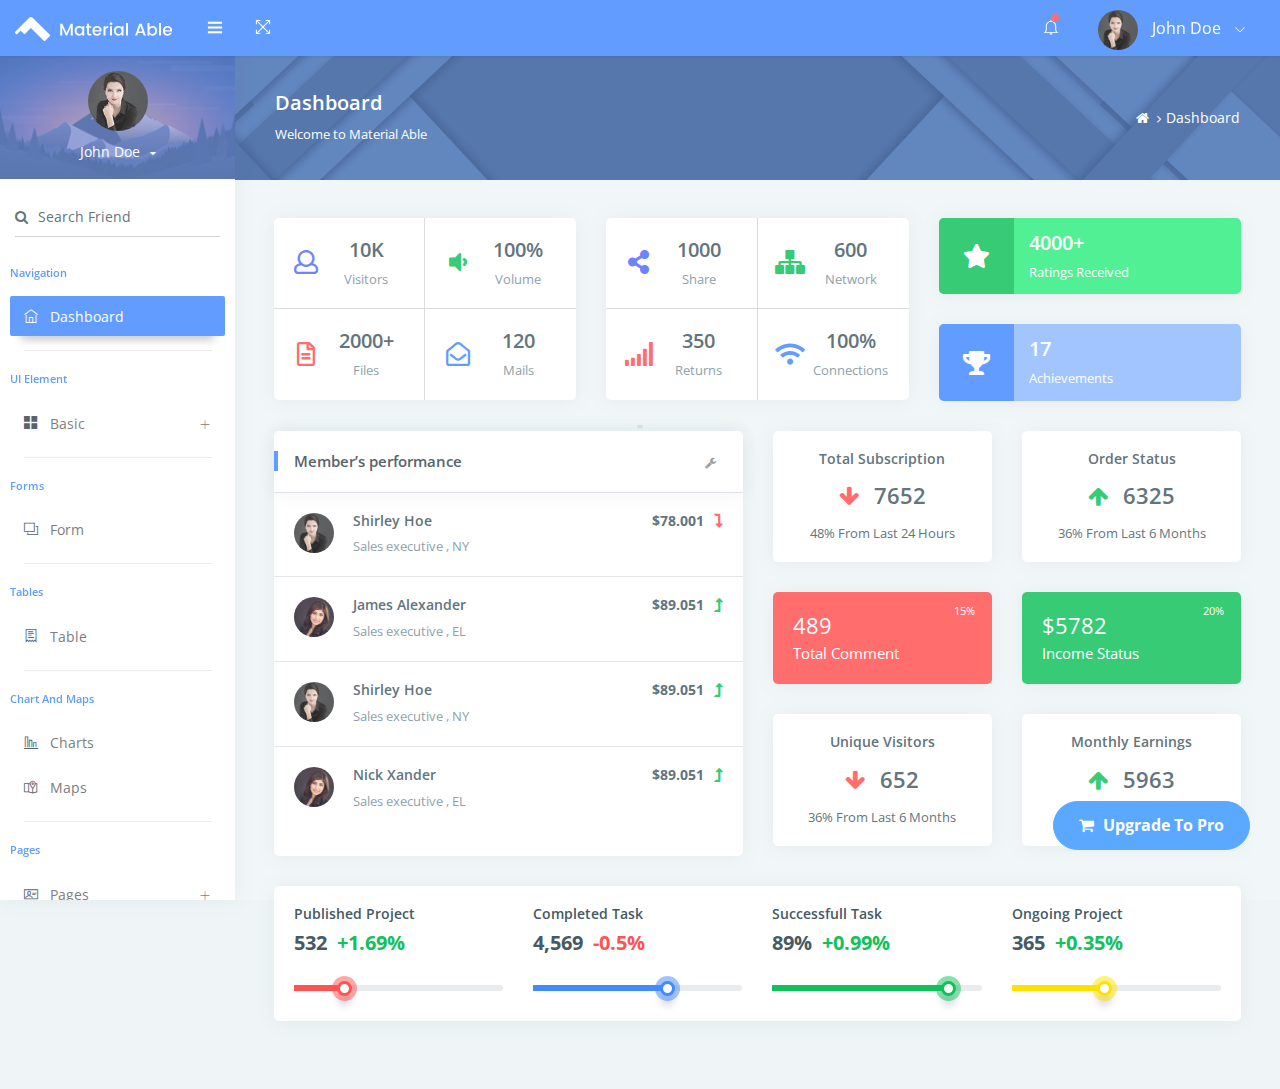
<file: material_able-main/index.html>
<!DOCTYPE html>
<html lang="en">

<head>
    <title>Material Able bootstrap admin template by Codedthemes</title>
    <!-- HTML5 Shim and Respond.js IE10 support of HTML5 elements and media queries -->
    <!-- WARNING: Respond.js doesn't work if you view the page via file:// -->
    <!--[if lt IE 10]>
      <script src="https://oss.maxcdn.com/libs/html5shiv/3.7.0/html5shiv.js"></script>
      <script src="https://oss.maxcdn.com/libs/respond.js/1.4.2/respond.min.js"></script>
      <![endif]-->
    <!-- Meta -->
    <meta charset="utf-8">
    <meta name="viewport" content="width=device-width, initial-scale=1.0, user-scalable=0, minimal-ui">
    <meta http-equiv="X-UA-Compatible" content="IE=edge" />

    <meta name="keywords" content="bootstrap, bootstrap admin template, admin theme, admin dashboard, dashboard template, admin template, responsive" />
    <meta name="author" content="Codedthemes" />
    <!-- Favicon icon -->
    <link rel="icon" href="assets/images/favicon.ico" type="image/x-icon">
    <!-- Google font-->
    <link href="https://fonts.googleapis.com/css?family=Open+Sans:400,600,700" rel="stylesheet">
    <!-- waves.css -->
    <link rel="stylesheet" href="assets/pages/waves/css/waves.min.css" type="text/css" media="all">
    <!-- Required Fremwork -->
    <link rel="stylesheet" type="text/css" href="assets/css/bootstrap/css/bootstrap.min.css">
    <!-- waves.css -->
    <link rel="stylesheet" href="assets/pages/waves/css/waves.min.css" type="text/css" media="all">
    <!-- themify icon -->
    <link rel="stylesheet" type="text/css" href="assets/icon/themify-icons/themify-icons.css">
    <!-- font-awesome-n -->
    <link rel="stylesheet" type="text/css" href="assets/css/font-awesome-n.min.css">
    <link rel="stylesheet" type="text/css" href="assets/css/font-awesome.min.css">
    <!-- scrollbar.css -->
    <link rel="stylesheet" type="text/css" href="assets/css/jquery.mCustomScrollbar.css">
    <!-- Style.css -->
    <link rel="stylesheet" type="text/css" href="assets/css/style.css">
</head>

<body>
    <!-- Pre-loader start -->
    <div class="theme-loader">
        <div class="loader-track">
            <div class="preloader-wrapper">
                <div class="spinner-layer spinner-blue">
                    <div class="circle-clipper left">
                        <div class="circle"></div>
                    </div>
                    <div class="gap-patch">
                        <div class="circle"></div>
                    </div>
                    <div class="circle-clipper right">
                        <div class="circle"></div>
                    </div>
                </div>
                <div class="spinner-layer spinner-red">
                    <div class="circle-clipper left">
                        <div class="circle"></div>
                    </div>
                    <div class="gap-patch">
                        <div class="circle"></div>
                    </div>
                    <div class="circle-clipper right">
                        <div class="circle"></div>
                    </div>
                </div>

                <div class="spinner-layer spinner-yellow">
                    <div class="circle-clipper left">
                        <div class="circle"></div>
                    </div>
                    <div class="gap-patch">
                        <div class="circle"></div>
                    </div>
                    <div class="circle-clipper right">
                        <div class="circle"></div>
                    </div>
                </div>

                <div class="spinner-layer spinner-green">
                    <div class="circle-clipper left">
                        <div class="circle"></div>
                    </div>
                    <div class="gap-patch">
                        <div class="circle"></div>
                    </div>
                    <div class="circle-clipper right">
                        <div class="circle"></div>
                    </div>
                </div>
            </div>
        </div>
    </div>
    <!-- Pre-loader end -->
    <div id="pcoded" class="pcoded">
        <div class="pcoded-overlay-box"></div>
        <div class="pcoded-container navbar-wrapper">
            <nav class="navbar header-navbar pcoded-header">
                <div class="navbar-wrapper">
                    <div class="navbar-logo">
                        <a class="mobile-menu waves-effect waves-light" id="mobile-collapse" href="#!">
                            <i class="ti-menu"></i>
                        </a>
                        <div class="mobile-search waves-effect waves-light">
                            <div class="header-search">
                                <div class="main-search morphsearch-search">
                                    <div class="input-group">
                                        <span class="input-group-prepend search-close"><i class="ti-close input-group-text"></i></span>
                                        <input type="text" class="form-control" placeholder="Enter Keyword">
                                        <span class="input-group-append search-btn"><i class="ti-search input-group-text"></i></span>
                                    </div>
                                </div>
                            </div>
                        </div>
                        <a href="index.html">
                            <img class="img-fluid" src="assets/images/logo.png" alt="Theme-Logo" />
                        </a>
                        <a class="mobile-options waves-effect waves-light">
                            <i class="ti-more"></i>
                        </a>
                    </div>
                    <div class="navbar-container container-fluid">
                        <ul class="nav-left">
                            <li>
                                <div class="sidebar_toggle"><a href="javascript:void(0)"><i class="ti-menu"></i></a></div>
                            </li>
                            <li>
                                <a href="#!" onclick="javascript:toggleFullScreen()" class="waves-effect waves-light">
                                    <i class="ti-fullscreen"></i>
                                </a>
                            </li>
                        </ul>
                        <ul class="nav-right">
                            <li class="header-notification">
                                <a href="#!" class="waves-effect waves-light">
                                    <i class="ti-bell"></i>
                                    <span class="badge bg-c-red"></span>
                                </a>
                                <ul class="show-notification">
                                    <li>
                                        <h6>Notifications</h6>
                                        <label class="label label-danger">New</label>
                                    </li>
                                    <li class="waves-effect waves-light">
                                        <div class="media">
                                            <img class="d-flex align-self-center img-radius" src="assets/images/avatar-2.jpg" alt="Generic placeholder image">
                                            <div class="media-body">
                                                <h5 class="notification-user">John Doe</h5>
                                                <p class="notification-msg">Lorem ipsum dolor sit amet, consectetuer elit.</p>
                                                <span class="notification-time">30 minutes ago</span>
                                            </div>
                                        </div>
                                    </li>
                                    <li class="waves-effect waves-light">
                                        <div class="media">
                                            <img class="d-flex align-self-center img-radius" src="assets/images/avatar-4.jpg" alt="Generic placeholder image">
                                            <div class="media-body">
                                                <h5 class="notification-user">Joseph William</h5>
                                                <p class="notification-msg">Lorem ipsum dolor sit amet, consectetuer elit.</p>
                                                <span class="notification-time">30 minutes ago</span>
                                            </div>
                                        </div>
                                    </li>
                                    <li class="waves-effect waves-light">
                                        <div class="media">
                                            <img class="d-flex align-self-center img-radius" src="assets/images/avatar-3.jpg" alt="Generic placeholder image">
                                            <div class="media-body">
                                                <h5 class="notification-user">Sara Soudein</h5>
                                                <p class="notification-msg">Lorem ipsum dolor sit amet, consectetuer elit.</p>
                                                <span class="notification-time">30 minutes ago</span>
                                            </div>
                                        </div>
                                    </li>
                                </ul>
                            </li>
                            <li class="user-profile header-notification">
                                <a href="#!" class="waves-effect waves-light">
                                    <img src="assets/images/avatar-4.jpg" class="img-radius" alt="User-Profile-Image">
                                    <span>John Doe</span>
                                    <i class="ti-angle-down"></i>
                                </a>
                                <ul class="show-notification profile-notification">
                                    <li class="waves-effect waves-light">
                                        <a href="#!">
                                            <i class="ti-settings"></i> Settings
                                        </a>
                                    </li>
                                    <li class="waves-effect waves-light">
                                        <a href="user-profile.html">
                                            <i class="ti-user"></i> Profile
                                        </a>
                                    </li>
                                    <li class="waves-effect waves-light">
                                        <a href="email-inbox.html">
                                            <i class="ti-email"></i> My Messages
                                        </a>
                                    </li>
                                    <li class="waves-effect waves-light">
                                        <a href="auth-lock-screen.html">
                                            <i class="ti-lock"></i> Lock Screen
                                        </a>
                                    </li>
                                    <li class="waves-effect waves-light">
                                        <a href="auth-normal-sign-in.html">
                                            <i class="ti-layout-sidebar-left"></i> Logout
                                        </a>
                                    </li>
                                </ul>
                            </li>
                        </ul>
                    </div>
                </div>
            </nav>

            <div class="pcoded-main-container">
                <div class="pcoded-wrapper">
                    <nav class="pcoded-navbar">
                        <div class="sidebar_toggle"><a href="#"><i class="icon-close icons"></i></a></div>
                        <div class="pcoded-inner-navbar main-menu">
                            <div class="">
                                <div class="main-menu-header">
                                    <img class="img-80 img-radius" src="assets/images/avatar-4.jpg" alt="User-Profile-Image">
                                    <div class="user-details">
                                        <span id="more-details">John Doe<i class="fa fa-caret-down"></i></span>
                                    </div>
                                </div>
                                <div class="main-menu-content">
                                    <ul>
                                        <li class="more-details">
                                            <a href="user-profile.html"><i class="ti-user"></i>View Profile</a>
                                            <a href="#!"><i class="ti-settings"></i>Settings</a>
                                            <a href="auth-normal-sign-in.html"><i class="ti-layout-sidebar-left"></i>Logout</a>
                                        </li>
                                    </ul>
                                </div>
                            </div>
                            <div class="p-15 p-b-0">
                                <form class="form-material">
                                    <div class="form-group form-primary">
                                        <input type="text" name="footer-email" class="form-control">
                                        <span class="form-bar"></span>
                                        <label class="float-label"><i class="fa fa-search m-r-10"></i>Search Friend</label>
                                    </div>
                                </form>
                            </div>
                            <div class="pcoded-navigation-label">Navigation</div>
                            <ul class="pcoded-item pcoded-left-item">
                                <li class="active">
                                    <a href="index.html" class="waves-effect waves-dark">
                                        <span class="pcoded-micon"><i class="ti-home"></i><b>D</b></span>
                                        <span class="pcoded-mtext">Dashboard</span>
                                        <span class="pcoded-mcaret"></span>
                                    </a>
                                </li>
                            </ul>
                            <div class="pcoded-navigation-label">UI Element</div>
                            <ul class="pcoded-item pcoded-left-item">
                                <li class="pcoded-hasmenu">
                                    <a href="javascript:void(0)" class="waves-effect waves-dark">
                                        <span class="pcoded-micon"><i class="ti-layout-grid2-alt"></i><b>BC</b></span>
                                        <span class="pcoded-mtext">Basic</span>
                                        <span class="pcoded-mcaret"></span>
                                    </a>
                                    <ul class="pcoded-submenu">
                                        <li class=" ">
                                            <a href="breadcrumb.html" class="waves-effect waves-dark">
                                                <span class="pcoded-micon"><i class="ti-angle-right"></i></span>
                                                <span class="pcoded-mtext">Breadcrumbs</span>
                                                <span class="pcoded-mcaret"></span>
                                            </a>
                                        </li>
                                        <li class=" ">
                                            <a href="button.html" class="waves-effect waves-dark">
                                                <span class="pcoded-micon"><i class="ti-angle-right"></i></span>
                                                <span class="pcoded-mtext">Button</span>
                                                <span class="pcoded-mcaret"></span>
                                            </a>
                                        </li>
                                        <li class="">
                                            <a href="accordion.html" class="waves-effect waves-dark">
                                                <span class="pcoded-micon"><i class="ti-angle-right"></i></span>
                                                <span class="pcoded-mtext">Accordion</span>
                                                <span class="pcoded-mcaret"></span>
                                            </a>
                                        </li>
                                        <li class=" ">
                                            <a href="tabs.html" class="waves-effect waves-dark">
                                                <span class="pcoded-micon"><i class="ti-angle-right"></i></span>
                                                <span class="pcoded-mtext">Tabs</span>
                                                <span class="pcoded-mcaret"></span>
                                            </a>
                                        </li>
                                        <li class=" ">
                                            <a href="color.html" class="waves-effect waves-dark">
                                                <span class="pcoded-micon"><i class="ti-angle-right"></i></span>
                                                <span class="pcoded-mtext">Color</span>
                                                <span class="pcoded-mcaret"></span>
                                            </a>
                                        </li>
                                        <li class=" ">
                                            <a href="label-badge.html" class="waves-effect waves-dark">
                                                <span class="pcoded-micon"><i class="ti-angle-right"></i></span>
                                                <span class="pcoded-mtext">Label Badge</span>
                                                <span class="pcoded-mcaret"></span>
                                            </a>
                                        </li>
                                        <li class=" ">
                                            <a href="tooltip.html" class="waves-effect waves-dark">
                                                <span class="pcoded-micon"><i class="ti-angle-right"></i></span>
                                                <span class="pcoded-mtext">Tooltip And Popover</span>
                                                <span class="pcoded-mcaret"></span>
                                            </a>
                                        </li>
                                        <li class=" ">
                                            <a href="typography.html" class="waves-effect waves-dark">
                                                <span class="pcoded-micon"><i class="ti-angle-right"></i></span>
                                                <span class="pcoded-mtext">Typography</span>
                                                <span class="pcoded-mcaret"></span>
                                            </a>
                                        </li>
                                        <li class=" ">
                                            <a href="notification.html" class="waves-effect waves-dark">
                                                <span class="pcoded-micon"><i class="ti-angle-right"></i></span>
                                                <span class="pcoded-mtext">Notifications</span>
                                                <span class="pcoded-mcaret"></span>
                                            </a>
                                        </li>
                                    </ul>
                                </li>
                            </ul>
                            <div class="pcoded-navigation-label">Forms</div>
                            <ul class="pcoded-item pcoded-left-item">
                                <li class="">
                                    <a href="form-elements-component.html" class="waves-effect waves-dark">
                                        <span class="pcoded-micon"><i class="ti-layers"></i><b>FC</b></span>
                                        <span class="pcoded-mtext">Form</span>
                                        <span class="pcoded-mcaret"></span>
                                    </a>
                                </li>
                            </ul>
                            <div class="pcoded-navigation-label">Tables</div>
                            <ul class="pcoded-item pcoded-left-item">
                                <li class="">
                                    <a href="bs-basic-table.html" class="waves-effect waves-dark">
                                        <span class="pcoded-micon"><i class="ti-receipt"></i><b>B</b></span>
                                        <span class="pcoded-mtext">Table</span>
                                        <span class="pcoded-mcaret"></span>
                                    </a>
                                </li>
                            </ul>
                            <div class="pcoded-navigation-label">Chart And Maps</div>
                            <ul class="pcoded-item pcoded-left-item">
                                <li class="">
                                    <a href="chart-morris.html" class="waves-effect waves-dark">
                                        <span class="pcoded-micon"><i class="ti-bar-chart-alt"></i><b>C</b></span>
                                        <span class="pcoded-mtext">Charts</span>
                                        <span class="pcoded-mcaret"></span>
                                    </a>
                                </li>
                                <li class="">
                                    <a href="map-google.html" class="waves-effect waves-dark">
                                        <span class="pcoded-micon"><i class="ti-map-alt"></i><b>M</b></span>
                                        <span class="pcoded-mtext">Maps</span>
                                        <span class="pcoded-mcaret"></span>
                                    </a>
                                </li>
                            </ul>
                            <div class="pcoded-navigation-label">Pages</div>
                            <ul class="pcoded-item pcoded-left-item">
                                <li class="pcoded-hasmenu ">
                                    <a href="javascript:void(0)" class="waves-effect waves-dark">
                                        <span class="pcoded-micon"><i class="ti-id-badge"></i><b>A</b></span>
                                        <span class="pcoded-mtext">Pages</span>
                                        <span class="pcoded-mcaret"></span>
                                    </a>
                                    <ul class="pcoded-submenu">
                                        <li class="">
                                            <a href="auth-normal-sign-in.html" class="waves-effect waves-dark">
                                                <span class="pcoded-micon"><i class="ti-angle-right"></i></span>
                                                <span class="pcoded-mtext">Login</span>
                                                <span class="pcoded-mcaret"></span>
                                            </a>
                                        </li>
                                        <li class="">
                                            <a href="auth-sign-up.html" class="waves-effect waves-dark">
                                                <span class="pcoded-micon"><i class="ti-angle-right"></i></span>
                                                <span class="pcoded-mtext">Registration</span>
                                                <span class="pcoded-mcaret"></span>
                                            </a>
                                        </li>
                                        <li class="">
                                            <a href="sample-page.html" class="waves-effect waves-dark">
                                                <span class="pcoded-micon"><i class="ti-layout-sidebar-left"></i><b>S</b></span>
                                                <span class="pcoded-mtext">Sample Page</span>
                                                <span class="pcoded-mcaret"></span>
                                            </a>
                                        </li>
                                    </ul>
                                </li>
                            </ul>
                        </div>
                    </nav>
                    <div class="pcoded-content">
                        <!-- Page-header start -->
                        <div class="page-header">
                            <div class="page-block">
                                <div class="row align-items-center">
                                    <div class="col-md-8">
                                        <div class="page-header-title">
                                            <h5 class="m-b-10">Dashboard</h5>
                                            <p class="m-b-0">Welcome to Material Able</p>
                                        </div>
                                    </div>
                                    <div class="col-md-4">
                                        <ul class="breadcrumb">
                                            <li class="breadcrumb-item">
                                                <a href="index.html"> <i class="fa fa-home"></i> </a>
                                            </li>
                                            <li class="breadcrumb-item"><a href="#!">Dashboard</a>
                                            </li>
                                        </ul>
                                    </div>
                                </div>
                            </div>
                        </div>
                        <!-- Page-header end -->
                        <div class="pcoded-inner-content">
                            <!-- Main-body start -->
                            <div class="main-body">
                                <div class="page-wrapper">
                                    <!-- Page-body start -->
                                    <div class="page-body">
                                        <div class="row">
                                            <!-- Material statustic card start -->
                                            <div class="col-xl-4 col-md-12">
                                                <div class="card mat-stat-card">
                                                    <div class="card-block">
                                                        <div class="row align-items-center b-b-default">
                                                            <div class="col-sm-6 b-r-default p-b-20 p-t-20">
                                                                <div class="row align-items-center text-center">
                                                                    <div class="col-4 p-r-0">
                                                                        <i class="far fa-user text-c-purple f-24"></i>
                                                                    </div>
                                                                    <div class="col-8 p-l-0">
                                                                        <h5>10K</h5>
                                                                        <p class="text-muted m-b-0">Visitors</p>
                                                                    </div>
                                                                </div>
                                                            </div>
                                                            <div class="col-sm-6 p-b-20 p-t-20">
                                                                <div class="row align-items-center text-center">
                                                                    <div class="col-4 p-r-0">
                                                                        <i class="fas fa-volume-down text-c-green f-24"></i>
                                                                    </div>
                                                                    <div class="col-8 p-l-0">
                                                                        <h5>100%</h5>
                                                                        <p class="text-muted m-b-0">Volume</p>
                                                                    </div>
                                                                </div>
                                                            </div>
                                                        </div>
                                                        <div class="row align-items-center">
                                                            <div class="col-sm-6 p-b-20 p-t-20 b-r-default">
                                                                <div class="row align-items-center text-center">
                                                                    <div class="col-4 p-r-0">
                                                                        <i class="far fa-file-alt text-c-red f-24"></i>
                                                                    </div>
                                                                    <div class="col-8 p-l-0">
                                                                        <h5>2000+</h5>
                                                                        <p class="text-muted m-b-0">Files</p>
                                                                    </div>
                                                                </div>
                                                            </div>
                                                            <div class="col-sm-6 p-b-20 p-t-20">
                                                                <div class="row align-items-center text-center">
                                                                    <div class="col-4 p-r-0">
                                                                        <i class="far fa-envelope-open text-c-blue f-24"></i>
                                                                    </div>
                                                                    <div class="col-8 p-l-0">
                                                                        <h5>120</h5>
                                                                        <p class="text-muted m-b-0">Mails</p>
                                                                    </div>
                                                                </div>
                                                            </div>
                                                        </div>
                                                    </div>
                                                </div>
                                            </div>
                                            <div class="col-xl-4 col-md-12">
                                                <div class="card mat-stat-card">
                                                    <div class="card-block">
                                                        <div class="row align-items-center b-b-default">
                                                            <div class="col-sm-6 b-r-default p-b-20 p-t-20">
                                                                <div class="row align-items-center text-center">
                                                                    <div class="col-4 p-r-0">
                                                                        <i class="fas fa-share-alt text-c-purple f-24"></i>
                                                                    </div>
                                                                    <div class="col-8 p-l-0">
                                                                        <h5>1000</h5>
                                                                        <p class="text-muted m-b-0">Share</p>
                                                                    </div>
                                                                </div>
                                                            </div>
                                                            <div class="col-sm-6 p-b-20 p-t-20">
                                                                <div class="row align-items-center text-center">
                                                                    <div class="col-4 p-r-0">
                                                                        <i class="fas fa-sitemap text-c-green f-24"></i>
                                                                    </div>
                                                                    <div class="col-8 p-l-0">
                                                                        <h5>600</h5>
                                                                        <p class="text-muted m-b-0">Network</p>
                                                                    </div>
                                                                </div>
                                                            </div>
                                                        </div>
                                                        <div class="row align-items-center">
                                                            <div class="col-sm-6 p-b-20 p-t-20 b-r-default">
                                                                <div class="row align-items-center text-center">
                                                                    <div class="col-4 p-r-0">
                                                                        <i class="fas fa-signal text-c-red f-24"></i>
                                                                    </div>
                                                                    <div class="col-8 p-l-0">
                                                                        <h5>350</h5>
                                                                        <p class="text-muted m-b-0">Returns</p>
                                                                    </div>
                                                                </div>
                                                            </div>
                                                            <div class="col-sm-6 p-b-20 p-t-20">
                                                                <div class="row align-items-center text-center">
                                                                    <div class="col-4 p-r-0">
                                                                        <i class="fas fa-wifi text-c-blue f-24"></i>
                                                                    </div>
                                                                    <div class="col-8 p-l-0">
                                                                        <h5>100%</h5>
                                                                        <p class="text-muted m-b-0">Connections</p>
                                                                    </div>
                                                                </div>
                                                            </div>
                                                        </div>
                                                    </div>
                                                </div>
                                            </div>
                                            <div class="col-xl-4 col-md-12">
                                                <div class="card mat-clr-stat-card text-white green ">
                                                    <div class="card-block">
                                                        <div class="row">
                                                            <div class="col-3 text-center bg-c-green">
                                                                <i class="fas fa-star mat-icon f-24"></i>
                                                            </div>
                                                            <div class="col-9 cst-cont">
                                                                <h5>4000+</h5>
                                                                <p class="m-b-0">Ratings Received</p>
                                                            </div>
                                                        </div>
                                                    </div>
                                                </div>
                                                <div class="card mat-clr-stat-card text-white blue">
                                                    <div class="card-block">
                                                        <div class="row">
                                                            <div class="col-3 text-center bg-c-blue">
                                                                <i class="fas fa-trophy mat-icon f-24"></i>
                                                            </div>
                                                            <div class="col-9 cst-cont">
                                                                <h5>17</h5>
                                                                <p class="m-b-0">Achievements</p>
                                                            </div>
                                                        </div>
                                                    </div>
                                                </div>
                                            </div>
                                            <!-- Material statustic card end -->
                                            <!-- order-visitor start -->


                                            <!-- order-visitor end -->

                                            <!--  sale analytics start -->
                                            <div class="col-xl-6 col-md-12">
                                                <div class="card table-card">
                                                    <div class="card-header">
                                                        <h5>Member’s performance</h5>
                                                        <div class="card-header-right">
                                                            <ul class="list-unstyled card-option">
                                                                <li><i class="fa fa fa-wrench open-card-option"></i></li>
                                                                <li><i class="fa fa-window-maximize full-card"></i></li>
                                                                <li><i class="fa fa-minus minimize-card"></i></li>
                                                                <li><i class="fa fa-refresh reload-card"></i></li>
                                                                <li><i class="fa fa-trash close-card"></i></li>
                                                            </ul>
                                                        </div>
                                                    </div>
                                                    <div class="card-block">
                                                        <div class="table-responsive">
                                                            <table class="table table-hover m-b-0 without-header">
                                                                <tbody>
                                                                    <tr>
                                                                        <td>
                                                                            <div class="d-inline-block align-middle">
                                                                                <img src="assets/images/avatar-4.jpg" alt="user image" class="img-radius img-40 align-top m-r-15">
                                                                                <div class="d-inline-block">
                                                                                    <h6>Shirley Hoe</h6>
                                                                                    <p class="text-muted m-b-0">Sales executive , NY</p>
                                                                                </div>
                                                                            </div>
                                                                        </td>
                                                                        <td class="text-right">
                                                                            <h6 class="f-w-700">$78.001<i class="fas fa-level-down-alt text-c-red m-l-10"></i></h6>
                                                                        </td>
                                                                    </tr>
                                                                    <tr>
                                                                        <td>
                                                                            <div class="d-inline-block align-middle">
                                                                                <img src="assets/images/avatar-2.jpg" alt="user image" class="img-radius img-40 align-top m-r-15">
                                                                                <div class="d-inline-block">
                                                                                    <h6>James Alexander</h6>
                                                                                    <p class="text-muted m-b-0">Sales executive , EL</p>
                                                                                </div>
                                                                            </div>
                                                                        </td>
                                                                        <td class="text-right">
                                                                            <h6 class="f-w-700">$89.051<i class="fas fa-level-up-alt text-c-green m-l-10"></i></h6>
                                                                        </td>
                                                                    </tr>
                                                                    <tr>
                                                                        <td>
                                                                            <div class="d-inline-block align-middle">
                                                                                <img src="assets/images/avatar-4.jpg" alt="user image" class="img-radius img-40 align-top m-r-15">
                                                                                <div class="d-inline-block">
                                                                                    <h6>Shirley Hoe</h6>
                                                                                    <p class="text-muted m-b-0">Sales executive , NY</p>
                                                                                </div>
                                                                            </div>
                                                                        </td>
                                                                        <td class="text-right">
                                                                            <h6 class="f-w-700">$89.051<i class="fas fa-level-up-alt text-c-green m-l-10"></i></h6>
                                                                        </td>
                                                                    </tr>
                                                                    <tr>
                                                                        <td>
                                                                            <div class="d-inline-block align-middle">
                                                                                <img src="assets/images/avatar-2.jpg" alt="user image" class="img-radius img-40 align-top m-r-15">
                                                                                <div class="d-inline-block">
                                                                                    <h6>Nick Xander</h6>
                                                                                    <p class="text-muted m-b-0">Sales executive , EL</p>
                                                                                </div>
                                                                            </div>
                                                                        </td>
                                                                        <td class="text-right">
                                                                            <h6 class="f-w-700">$89.051<i class="fas fa-level-up-alt text-c-green m-l-10"></i></h6>
                                                                        </td>
                                                                    </tr>
                                                                </tbody>
                                                            </table>

                                                        </div>
                                                    </div>
                                                </div>
                                            </div>
                                            <div class="col-xl-6 col-md-12">
                                                <div class="row">
                                                    <!-- sale card start -->

                                                    <div class="col-md-6">
                                                        <div class="card text-center order-visitor-card">
                                                            <div class="card-block">
                                                                <h6 class="m-b-0">Total Subscription</h6>
                                                                <h4 class="m-t-15 m-b-15"><i class="fa fa-arrow-down m-r-15 text-c-red"></i>7652</h4>
                                                                <p class="m-b-0">48% From Last 24 Hours</p>
                                                            </div>
                                                        </div>
                                                    </div>
                                                    <div class="col-md-6">
                                                        <div class="card text-center order-visitor-card">
                                                            <div class="card-block">
                                                                <h6 class="m-b-0">Order Status</h6>
                                                                <h4 class="m-t-15 m-b-15"><i class="fa fa-arrow-up m-r-15 text-c-green"></i>6325</h4>
                                                                <p class="m-b-0">36% From Last 6 Months</p>
                                                            </div>
                                                        </div>
                                                    </div>
                                                    <div class="col-md-6">
                                                        <div class="card bg-c-red total-card">
                                                            <div class="card-block">
                                                                <div class="text-left">
                                                                    <h4>489</h4>
                                                                    <p class="m-0">Total Comment</p>
                                                                </div>
                                                                <span class="label bg-c-red value-badges">15%</span>
                                                            </div>
                                                        </div>
                                                    </div>
                                                    <div class="col-md-6">
                                                        <div class="card bg-c-green total-card">
                                                            <div class="card-block">
                                                                <div class="text-left">
                                                                    <h4>$5782</h4>
                                                                    <p class="m-0">Income Status</p>
                                                                </div>
                                                                <span class="label bg-c-green value-badges">20%</span>
                                                            </div>
                                                        </div>
                                                    </div>
                                                    <div class="col-md-6">
                                                        <div class="card text-center order-visitor-card">
                                                            <div class="card-block">
                                                                <h6 class="m-b-0">Unique Visitors</h6>
                                                                <h4 class="m-t-15 m-b-15"><i class="fa fa-arrow-down m-r-15 text-c-red"></i>652</h4>
                                                                <p class="m-b-0">36% From Last 6 Months</p>
                                                            </div>
                                                        </div>
                                                    </div>
                                                    <div class="col-md-6">
                                                        <div class="card text-center order-visitor-card">
                                                            <div class="card-block">
                                                                <h6 class="m-b-0">Monthly Earnings</h6>
                                                                <h4 class="m-t-15 m-b-15"><i class="fa fa-arrow-up m-r-15 text-c-green"></i>5963</h4>
                                                                <p class="m-b-0">36% From Last 6 Months</p>
                                                            </div>
                                                        </div>
                                                    </div>
                                                    <!-- sale card end -->
                                                </div>
                                            </div>

                                            <!--  sale analytics end -->

                                            <!-- Project statustic start -->
                                            <div class="col-xl-12">
                                                <div class="card proj-progress-card">
                                                    <div class="card-block">
                                                        <div class="row">
                                                            <div class="col-xl-3 col-md-6">
                                                                <h6>Published Project</h6>
                                                                <h5 class="m-b-30 f-w-700">532<span class="text-c-green m-l-10">+1.69%</span></h5>
                                                                <div class="progress">
                                                                    <div class="progress-bar bg-c-red" style="width:25%"></div>
                                                                </div>
                                                            </div>
                                                            <div class="col-xl-3 col-md-6">
                                                                <h6>Completed Task</h6>
                                                                <h5 class="m-b-30 f-w-700">4,569<span class="text-c-red m-l-10">-0.5%</span></h5>
                                                                <div class="progress">
                                                                    <div class="progress-bar bg-c-blue" style="width:65%"></div>
                                                                </div>
                                                            </div>
                                                            <div class="col-xl-3 col-md-6">
                                                                <h6>Successfull Task</h6>
                                                                <h5 class="m-b-30 f-w-700">89%<span class="text-c-green m-l-10">+0.99%</span></h5>
                                                                <div class="progress">
                                                                    <div class="progress-bar bg-c-green" style="width:85%"></div>
                                                                </div>
                                                            </div>
                                                            <div class="col-xl-3 col-md-6">
                                                                <h6>Ongoing Project</h6>
                                                                <h5 class="m-b-30 f-w-700">365<span class="text-c-green m-l-10">+0.35%</span></h5>
                                                                <div class="progress">
                                                                    <div class="progress-bar bg-c-yellow" style="width:45%"></div>
                                                                </div>
                                                            </div>
                                                        </div>
                                                    </div>
                                                </div>
                                            </div>
                                            <!-- Project statustic end -->
                                        </div>
                                    </div>
                                    <!-- Page-body end -->
                                </div>
                                <div id="styleSelector"> </div>
                            </div>
                        </div>
                    </div>
                </div>
            </div>
        </div>
    </div>
    <!-- Warning Section Starts -->
    <!-- Older IE warning message -->
    <!--[if lt IE 10]>
<div class="ie-warning">
    <h1>Warning!!</h1>
    <p>You are using an outdated version of Internet Explorer, please upgrade <br/>to any of the following web browsers to access this website.</p>
    <div class="iew-container">
        <ul class="iew-download">
            <li>
                <a href="http://www.google.com/chrome/">
                    <img src="assets/images/browser/chrome.png" alt="Chrome">
                    <div>Chrome</div>
                </a>
            </li>
            <li>
                <a href="https://www.mozilla.org/en-US/firefox/new/">
                    <img src="assets/images/browser/firefox.png" alt="Firefox">
                    <div>Firefox</div>
                </a>
            </li>
            <li>
                <a href="http://www.opera.com">
                    <img src="assets/images/browser/opera.png" alt="Opera">
                    <div>Opera</div>
                </a>
            </li>
            <li>
                <a href="https://www.apple.com/safari/">
                    <img src="assets/images/browser/safari.png" alt="Safari">
                    <div>Safari</div>
                </a>
            </li>
            <li>
                <a href="http://windows.microsoft.com/en-us/internet-explorer/download-ie">
                    <img src="assets/images/browser/ie.png" alt="">
                    <div>IE (9 & above)</div>
                </a>
            </li>
        </ul>
    </div>
    <p>Sorry for the inconvenience!</p>
</div>
<![endif]-->
    <!-- Warning Section Ends -->

    <!-- Required Jquery -->
    <script type="text/javascript" src="assets/js/jquery/jquery.min.js "></script>
    <script type="text/javascript" src="assets/js/jquery-ui/jquery-ui.min.js "></script>
    <script type="text/javascript" src="assets/js/popper.js/popper.min.js"></script>
    <script type="text/javascript" src="assets/js/bootstrap/js/bootstrap.min.js "></script>
    <!-- waves js -->
    <script src="assets/pages/waves/js/waves.min.js"></script>
    <!-- jquery slimscroll js -->
    <script type="text/javascript" src="assets/js/jquery-slimscroll/jquery.slimscroll.js"></script>

    <!-- slimscroll js -->
    <script src="assets/js/jquery.mCustomScrollbar.concat.min.js "></script>

    <!-- menu js -->
    <script src="assets/js/pcoded.min.js"></script>
    <script src="assets/js/vertical/vertical-layout.min.js "></script>

    <script type="text/javascript" src="assets/js/script.js "></script>
</body>

</html>
</file>
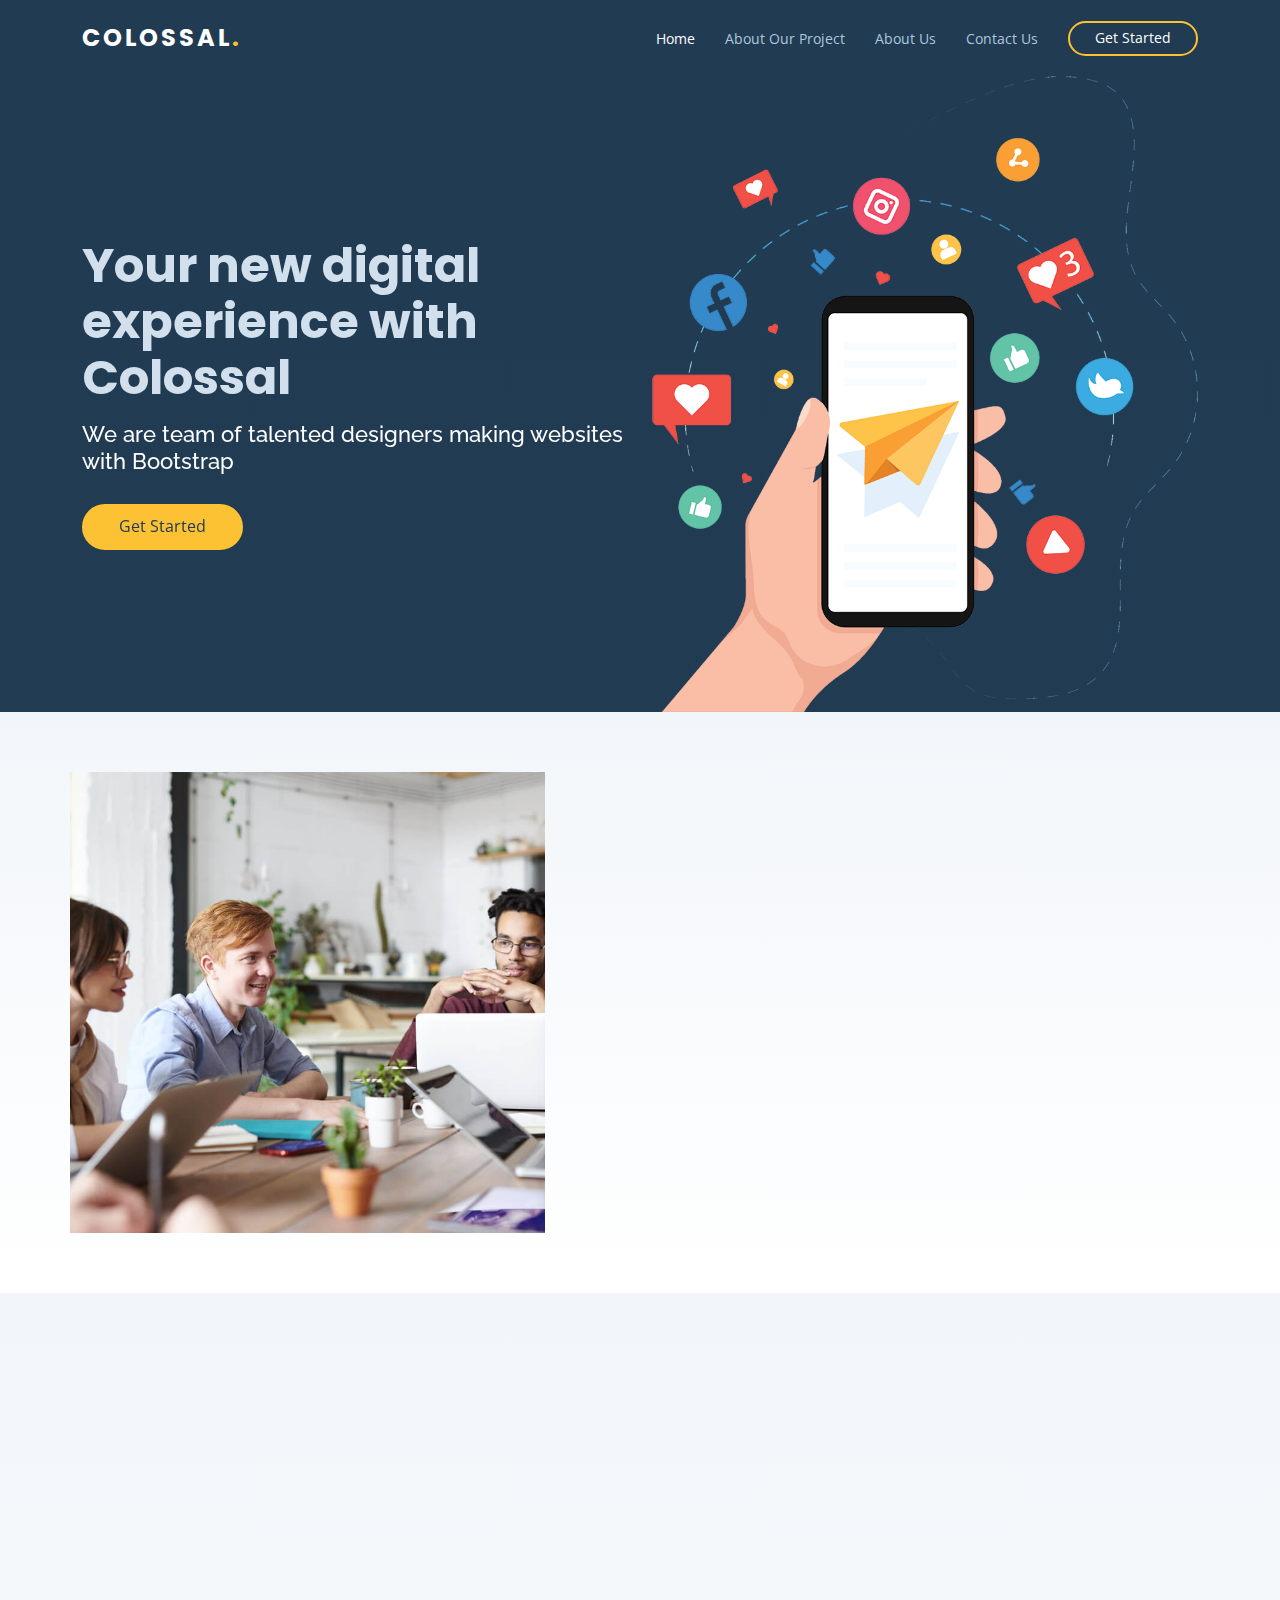
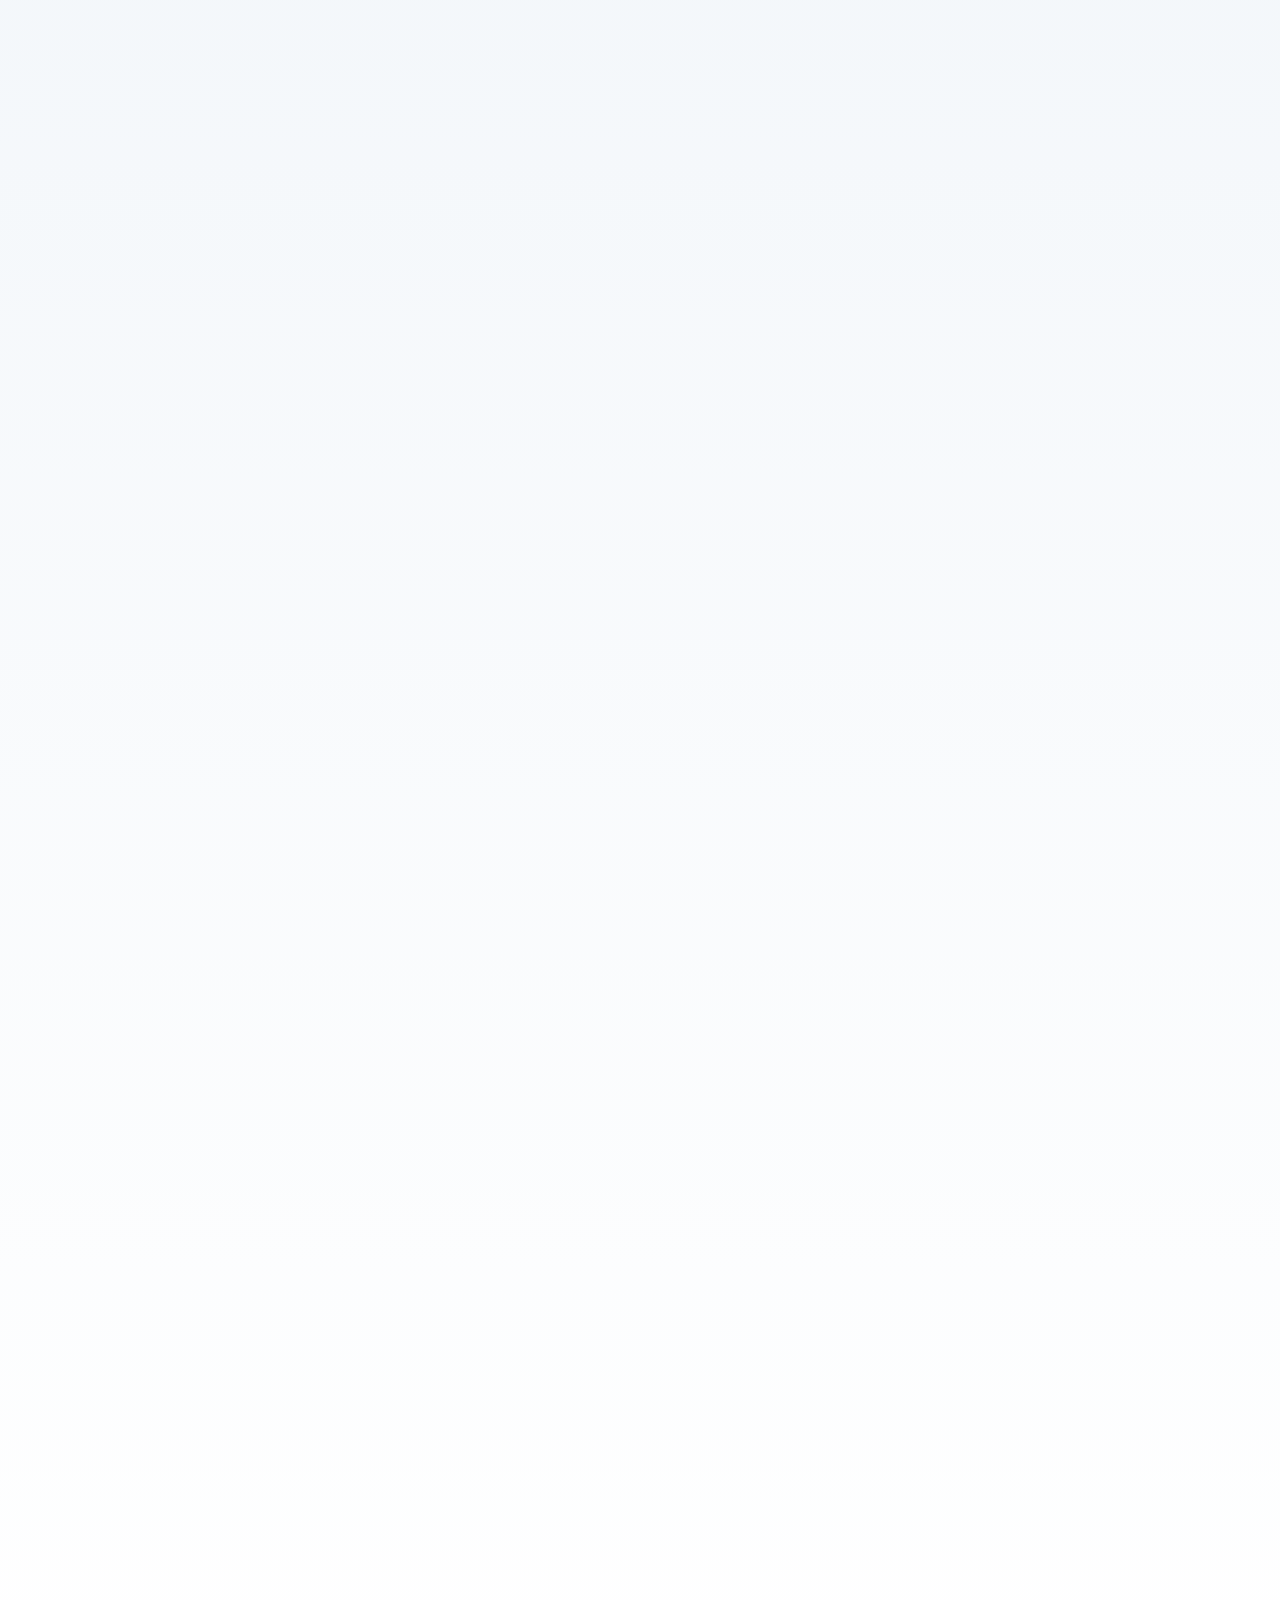
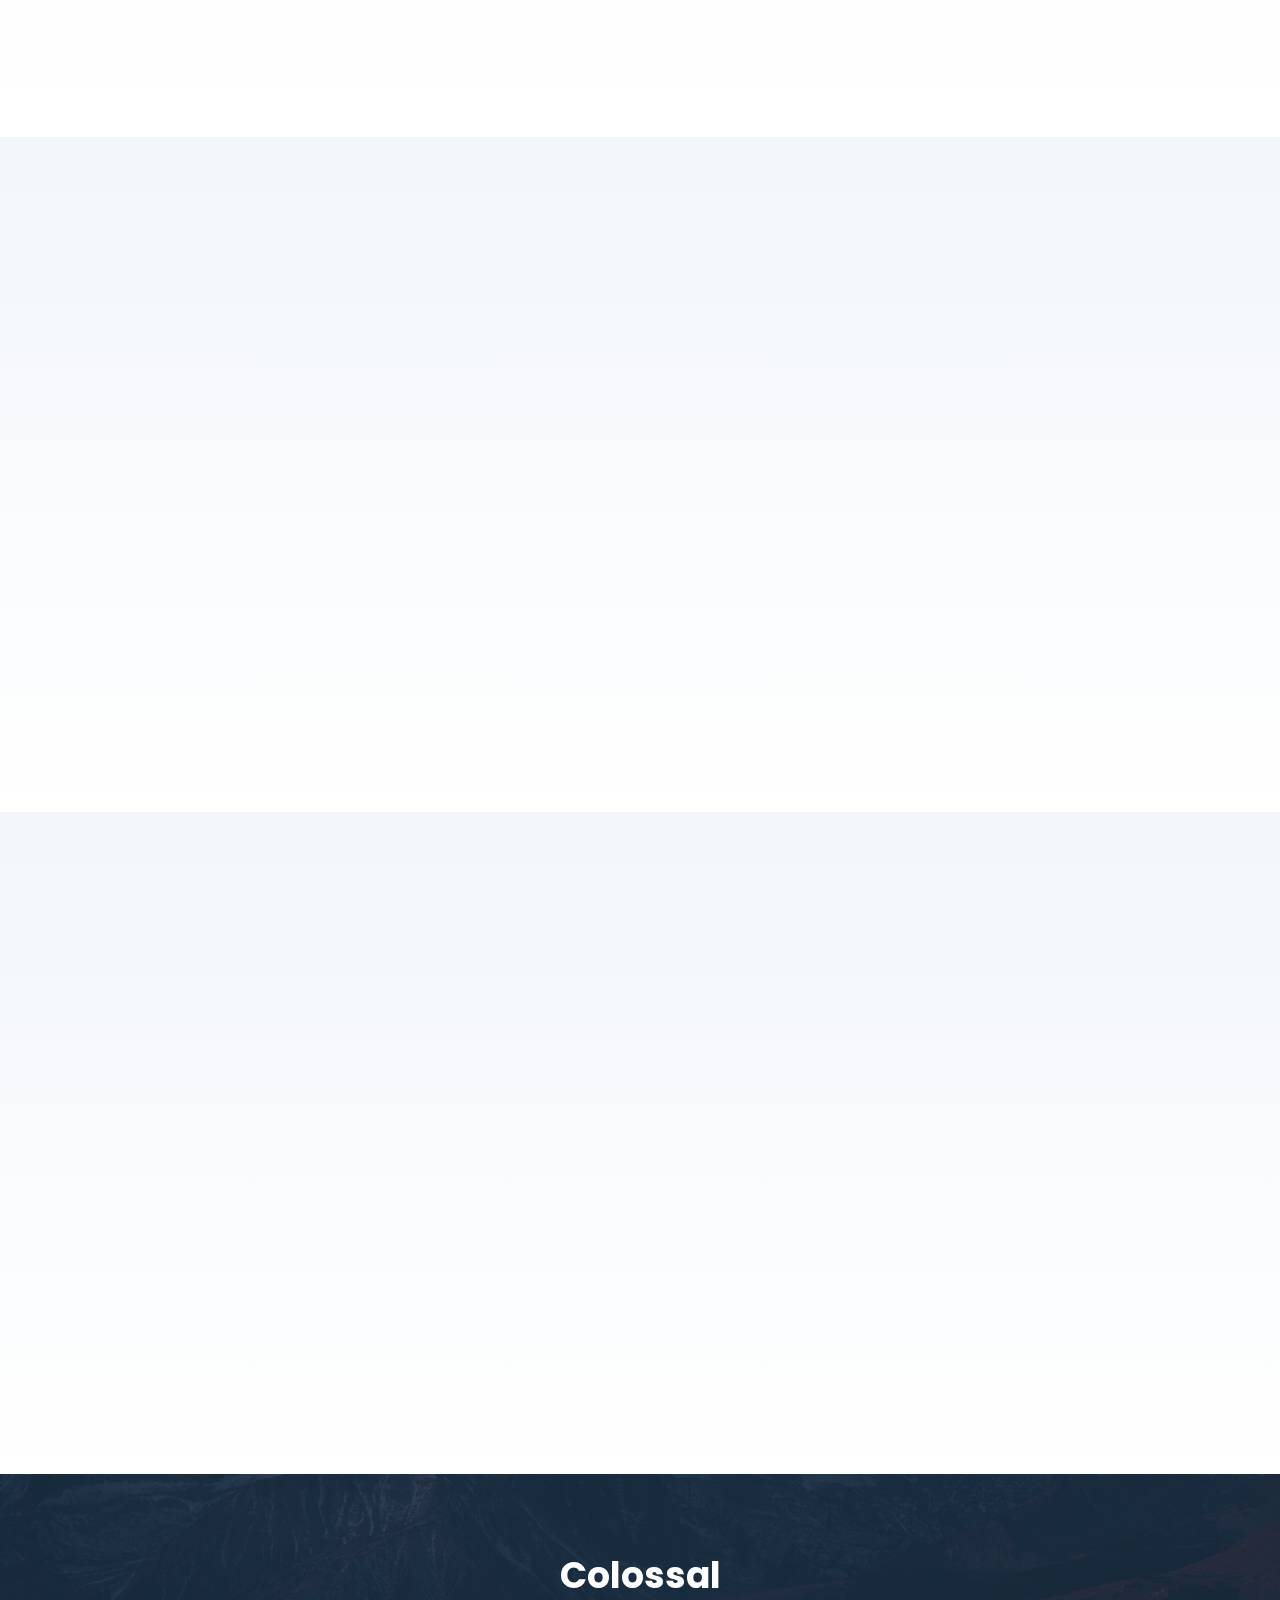
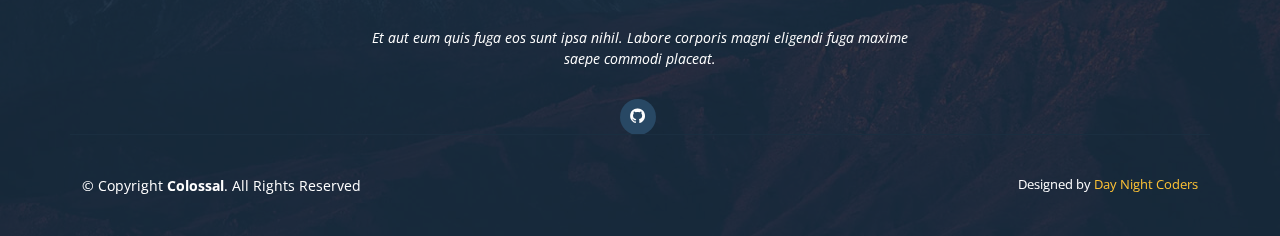
<file: Final Website/Colossal/index.html>
<!DOCTYPE html>
<html lang="en">

<head>
  <meta charset="utf-8">
  <meta content="width=device-width, initial-scale=1.0" name="viewport">

  <title>Face Recogintion | Home</title>
  <meta content="" name="description">
  <meta content="" name="keywords">
  <!-- Google Fonts -->
  <link href="https://fonts.googleapis.com/css?family=Open+Sans:300,300i,400,400i,600,600i,700,700i|Raleway:300,300i,400,400i,500,500i,600,600i,700,700i|Poppins:300,300i,400,400i,500,500i,600,600i,700,700i" rel="stylesheet">

  <!-- Vendor CSS Files -->
  <link href="assets/vendor/aos/aos.css" rel="stylesheet">
  <link href="assets/vendor/bootstrap/css/bootstrap.min.css" rel="stylesheet">
  <link href="assets/vendor/bootstrap-icons/bootstrap-icons.css" rel="stylesheet">
  <link href="assets/vendor/boxicons/css/boxicons.min.css" rel="stylesheet">
  <link href="assets/vendor/glightbox/css/glightbox.min.css" rel="stylesheet">
  <link href="assets/vendor/swiper/swiper-bundle.min.css" rel="stylesheet">

  <!--CSS File -->
  <link href="assets/css/style.css" rel="stylesheet">
</head>

<body>

  <!-- ======= Header ======= -->
  <header id="header">
    <div class="container d-flex align-items-center justify-content-between">

      <div class="logo">
        <h1><a href="index.html">Colossal<span>.</span></a></h1>
        <!-- Uncomment below if you prefer to use an image logo -->
        <!-- <a href="index.html"><img src="assets/img/logo.png" alt="" class="img-fluid"></a>-->
      </div>

      <nav id="navbar" class="navbar">
        <ul>
          <li><a class="nav-link scrollto active" href="#hero">Home</a></li>
          <li><a class="nav-link scrollto" href="#about">About Our Project</a></li>
          <li><a class="nav-link scrollto" href="#team">About Us</a></li>
          <li><a class="nav-link scrollto" href="#contact">Contact Us</a></li>
          <li><a class="getstarted scrollto" href="#about">Get Started</a></li>
        </ul>
        <i class="bi bi-list mobile-nav-toggle"></i>
      </nav><!-- .navbar -->

    </div>
  </header><!-- End Header -->

  <section id="hero">

    <div class="container">
      <div class="row d-flex align-items-center"">
      <div class=" col-lg-6 py-5 py-lg-0 order-2 order-lg-1" data-aos="fade-right">
        <h1>Your new digital experience with Colossal</h1>
        <h2>We are team of talented designers making websites with Bootstrap</h2>
        <a href="#about" class="btn-get-started scrollto">Get Started</a>
      </div>
      <div class="col-lg-6 order-1 order-lg-2 hero-img" data-aos="fade-left">
        <img src="assets/img/hero-img.png" class="img-fluid" alt="">
      </div>
    </div>
    </div>


    <!-- ======= About Section ======= -->
    <section id="about" class="about section-bg">
      <div class="container">

        <div class="row">
          <div class="image col-xl-5 d-flex align-items-stretch justify-content-center justify-content-lg-start"></div>
          <div class="col-xl-7 pl-0 pl-lg-5 pr-lg-1 d-flex align-items-stretch">
            <div class="content d-flex flex-column justify-content-center">
              <h3 data-aos="fade-in" data-aos-delay="100">Voluptatem dignissimos provident quasi</h3>
              <p data-aos="fade-in">
                Lorem ipsum dolor sit amet, consectetur adipiscing elit, sed do eiusmod tempor incididunt ut labore et dolore magna aliqua. Duis aute irure dolor in reprehenderit
              </p>
              <div class="row">
                <div class="col-md-6 icon-box" data-aos="fade-up">
                  <i class="bx bx-receipt"></i>
                  <h4><a href="#">Corporis voluptates sit</a></h4>
                  <p>Consequuntur sunt aut quasi enim aliquam quae harum pariatur laboris nisi ut aliquip</p>
                </div>
                <div class="col-md-6 icon-box" data-aos="fade-up" data-aos-delay="100">
                  <i class="bx bx-cube-alt"></i>
                  <h4><a href="#">Ullamco laboris nisi</a></h4>
                  <p>Excepteur sint occaecat cupidatat non proident, sunt in culpa qui officia deserunt</p>
                </div>
                <div class="col-md-6 icon-box" data-aos="fade-up" data-aos-delay="200">
                  <i class="bx bx-images"></i>
                  <h4><a href="#">Labore consequatur</a></h4>
                  <p>Aut suscipit aut cum nemo deleniti aut omnis. Doloribus ut maiores omnis facere</p>
                </div>
                <div class="col-md-6 icon-box" data-aos="fade-up" data-aos-delay="300">
                  <i class="bx bx-shield"></i>
                  <h4><a href="#">Beatae veritatis</a></h4>
                  <p>Expedita veritatis consequuntur nihil tempore laudantium vitae denat pacta</p>
                </div>
              </div>
            </div><!-- End .content-->
          </div>
        </div>

      </div>
    </section><!-- End About Section -->

    <!-- ======= Features Section ======= -->
    <section id="features" class="features section-bg">
      <div class="container">

        <div class="section-title">
          <h2 data-aos="fade-in" style="color: black;">Features Of Our Project "Colossal"</h2>
          <p data-aos="fade-in">Magnam dolores commodi suscipit. Necessitatibus eius consequatur ex aliquid fuga eum quidem. Sit sint consectetur velit. Quisquam quos quisquam cupiditate. Et nemo qui impedit suscipit alias ea. Quia fugiat sit in iste officiis commodi quidem hic quas.</p>
        </div>

        <div class="row content">
          <div class="col-md-5" data-aos="fade-right">
            <img src="assets/img/features-1.svg" class="img-fluid" alt="">
          </div>
          <div class="col-md-7 pt-4" data-aos="fade-left">
            <h3>Voluptatem dignissimos provident quasi corporis voluptates sit assumenda.</h3>
            <p class="fst-italic">
              Lorem ipsum dolor sit amet, consectetur adipiscing elit, sed do eiusmod tempor incididunt ut labore et dolore
              magna aliqua.
            </p>
            <ul>
              <li><i class="bi bi-check"></i> Ullamco laboris nisi ut aliquip ex ea commodo consequat.</li>
              <li><i class="bi bi-check"></i> Duis aute irure dolor in reprehenderit in voluptate velit.</li>
            </ul>
          </div>
        </div>

        <div class="row content">
          <div class="col-md-5 order-1 order-md-2" data-aos="fade-left">
            <img src="assets/img/features-2.svg" class="img-fluid" alt="">
          </div>
          <div class="col-md-7 pt-5 order-2 order-md-1" data-aos="fade-right">
            <h3>Corporis temporibus maiores provident</h3>
            <p class="fst-italic">
              Lorem ipsum dolor sit amet, consectetur adipiscing elit, sed do eiusmod tempor incididunt ut labore et dolore
              magna aliqua.
            </p>
            <p>
              Ullamco laboris nisi ut aliquip ex ea commodo consequat. Duis aute irure dolor in reprehenderit in voluptate
              velit esse cillum dolore eu fugiat nulla pariatur. Excepteur sint occaecat cupidatat non proident, sunt in
              culpa qui officia deserunt mollit anim id est laborum
            </p>
          </div>
        </div>

        <div class="row content">
          <div class="col-md-5" data-aos="fade-right">
            <img src="assets/img/features-3.svg" class="img-fluid" alt="">
          </div>
          <div class="col-md-7 pt-5" data-aos="fade-left">
            <h3>Sunt consequatur ad ut est nulla consectetur reiciendis animi voluptas</h3>
            <p>Cupiditate placeat cupiditate placeat est ipsam culpa. Delectus quia minima quod. Sunt saepe odit aut quia voluptatem hic voluptas dolor doloremque.</p>
            <ul>
              <li><i class="bi bi-check"></i> Ullamco laboris nisi ut aliquip ex ea commodo consequat.</li>
              <li><i class="bi bi-check"></i> Duis aute irure dolor in reprehenderit in voluptate velit.</li>
              <li><i class="bi bi-check"></i> Facilis ut et voluptatem aperiam. Autem soluta ad fugiat.</li>
            </ul>
          </div>
        </div>

        <div class="row content">
          <div class="col-md-5 order-1 order-md-2" data-aos="fade-left">
            <img src="assets/img/features-4.svg" class="img-fluid" alt="">
          </div>
          <div class="col-md-7 pt-5 order-2 order-md-1" data-aos="fade-right">
            <h3>Quas et necessitatibus eaque impedit ipsum animi consequatur incidunt in</h3>
            <p class="fst-italic">
              Lorem ipsum dolor sit amet, consectetur adipiscing elit, sed do eiusmod tempor incididunt ut labore et dolore
              magna aliqua.
            </p>
            <p>
              Ullamco laboris nisi ut aliquip ex ea commodo consequat. Duis aute irure dolor in reprehenderit in voluptate
              velit esse cillum dolore eu fugiat nulla pariatur. Excepteur sint occaecat cupidatat non proident, sunt in
              culpa qui officia deserunt mollit anim id est laborum
            </p>
          </div>
        </div>

      </div>
    </section><!-- End Features Section -->


    <!-- ======= About Section ======= -->
    <section id="team" class="team section-bg">
      <div class="container" style="text-align: center;">

        <div class="section-title">
          <h2 data-aos="fade-in" style="color: black;">About US</h2>
          <p data-aos="fade-in">Magnam dolores commodi suscipit. Necessitatibus eius consequatur ex aliquid fuga eum quidem. Sit sint consectetur velit. Quisquam quos quisquam cupiditate. Et nemo qui impedit suscipit alias ea. Quia fugiat sit in iste officiis commodi quidem hic quas.</p>
        </div>
        <div class="row"style="text-align: center;">
          <div ></div>
          <div class="col-xl-3 col-lg-4 col-md-6" style="margin-left: 12%;">
            <div class="member" data-aos="fade-up">
              <div class="pic"><img src="assets/img/team/team-1.jpg" alt=""></div>
              <h4>Nandan Kumar</h4>
              <span>Btech - 1st year <br> Chemical Engineering</span>
              <div class="social">
                <a href=""><i class="bi bi-twitter"></i></a>
                <a href=""><i class="bi bi-facebook"></i></a>
                <a href=""><i class="bi bi-instagram"></i></a>
                <a href=""><i class="bi bi-linkedin"></i></a>
              </div>
            </div>
          </div>

          <div class="col-xl-3 col-lg-4 col-md-6" style="text-align: center;">
            <div class="member" data-aos="fade-up" data-aos-delay="100">
              <div class="pic"><img src="assets/img/team/team-2.jpg" alt=""></div>
              <h4>Ashutosh Suthar</h4>
              <span>Btech - 1st year <br> Electronics & Communication Engineering</span>
              <div class="social">
                <a href=""><i class="bi bi-twitter"></i></a>
                <a href=""><i class="bi bi-facebook"></i></a>
                <a href=""><i class="bi bi-instagram"></i></a>
                <a href=""><i class="bi bi-linkedin"></i></a>
              </div>
            </div>
          </div>

          <div class="col-xl-3 col-lg-4 col-md-6" style="text-align: center;">
            <div class="member" data-aos="fade-up" data-aos-delay="200">
              <div class="pic"><img src="assets/img/team/team-3.jpg" alt=""></div>
              <h4>Dhanraj Chaurasia</h4>
              <span>Btech - 1st year <br> Electronics & Communication Engineering</span>
              <div class="social">
                <a href=""><i class="bi bi-twitter"></i></a>
                <a href=""><i class="bi bi-facebook"></i></a>
                <a href=""><i class="bi bi-instagram"></i></a>
                <a href=""><i class="bi bi-linkedin"></i></a>
              </div>
            </div>
          </div>

      </div>
    </section><!-- End About Section -->

    <!-- ======= Contact Section ======= -->
    <section id="contact" class="contact section-bg">
      <div class="container" data-aos="fade-up">

        <div class="section-title">
          <h2 style="color: black;">Contact Us</h2>
          <p>Magnam dolores commodi suscipit. Necessitatibus eius consequatur ex aliquid fuga eum quidem. Sit sint consectetur velit. Quisquam quos quisquam cupiditate. Et nemo qui impedit suscipit alias ea. Quia fugiat sit in iste officiis commodi quidem hic quas.</p>
        </div>

        <div class="row" >

          <div class="col-lg-6">

            <div class="row">
              <div class="col-md-12">
                <div class="info-box" data-aos="fade-up">
                  <i class="bx bx-map"></i>
                  <h3>Our Address</h3>
                  <p>A108 Adam Street, New York, NY 535022</p>
                </div>
              </div>
              <div class="col-md-6">
                <div class="info-box mt-4" data-aos="fade-up" data-aos-delay="100">
                  <i class="bx bx-envelope"></i>
                  <h3>Email Us</h3>
                  <p>info@example.com<br>contact@example.com</p>
                </div>
              </div>
              <div class="col-md-6">
                <div class="info-box mt-4" data-aos="fade-up" data-aos-delay="100">
                  <i class="bx bx-phone-call"></i>
                  <h3>Call Us</h3>
                  <p>+1 5589 55488 55<br>+1 6678 254445 41</p>
                </div>
              </div>
            </div>
          </div>
        </div>

      </div>
    </section><!-- End Contact Section -->

  </main><!-- End #main -->

  <!-- ======= Footer ======= -->
  <footer id="footer">

    <div class="footer-top">

      <div class="container" style="height: 100px;">

        <div class="row  justify-content-center">
          <div class="col-lg-6">
            <h3>Colossal</h3>
            <p>Et aut eum quis fuga eos sunt ipsa nihil. Labore corporis magni eligendi fuga maxime saepe commodi placeat.</p>
          </div>
        </div>
        <div class="social-links">
          <a href="#" class="github"><i class="bx bxl-github"></i></a>
        </div>
      </div>
    </div>
    <div class="container footer-bottom clearfix">
      <div class="copyright">
        &copy; Copyright <strong><span>Colossal</span></strong>. All Rights Reserved
      </div>
      <div class="credits">
        Designed by <a href="https://bootstrapmade.com/">Day Night Coders</a>
      </div>
    </div>
  </footer><!-- End Footer -->

  <a href="#" class="back-to-top d-flex align-items-center justify-content-center"><i class="bi bi-arrow-up-short"></i></a>

  <!-- Vendor JS Files -->
  <script src="assets/vendor/aos/aos.js"></script>
  <script src="assets/vendor/bootstrap/js/bootstrap.bundle.min.js"></script>
  <script src="assets/vendor/glightbox/js/glightbox.min.js"></script>
  <script src="assets/vendor/isotope-layout/isotope.pkgd.min.js"></script>
  <script src="assets/vendor/php-email-form/validate.js"></script>
  <script src="assets/vendor/swiper/swiper-bundle.min.js"></script>

  <!-- Template Main JS File -->
  <script src="assets/js/main.js"></script>

</body>

</html>
</file>
<file: material_able-main/assets/icon/themify-icons/themify-icons.css>
@font-face {
	font-family: 'themify';
	src:url('fonts/themify.eot?-fvbane');
	src:url('fonts/themify.eot?#iefix-fvbane') format('embedded-opentype'),
		url('fonts/themify.woff?-fvbane') format('woff'),
		url('fonts/themify.ttf?-fvbane') format('truetype'),
		url('fonts/themify.svg?-fvbane#themify') format('svg');
	font-weight: normal;
	font-style: normal;
}

[class^="ti-"], [class*=" ti-"] {
	font-family: 'themify';
	speak: none;
	font-style: normal;
	font-weight: normal;
	font-variant: normal;
	text-transform: none;
	line-height: 1;

	/* Better Font Rendering =========== */
	-webkit-font-smoothing: antialiased;
	-moz-osx-font-smoothing: grayscale;
}

.ti-wand:before {
	content: "\e600";
}
.ti-volume:before {
	content: "\e601";
}
.ti-user:before {
	content: "\e602";
}
.ti-unlock:before {
	content: "\e603";
}
.ti-unlink:before {
	content: "\e604";
}
.ti-trash:before {
	content: "\e605";
}
.ti-thought:before {
	content: "\e606";
}
.ti-target:before {
	content: "\e607";
}
.ti-tag:before {
	content: "\e608";
}
.ti-tablet:before {
	content: "\e609";
}
.ti-star:before {
	content: "\e60a";
}
.ti-spray:before {
	content: "\e60b";
}
.ti-signal:before {
	content: "\e60c";
}
.ti-shopping-cart:before {
	content: "\e60d";
}
.ti-shopping-cart-full:before {
	content: "\e60e";
}
.ti-settings:before {
	content: "\e60f";
}
.ti-search:before {
	content: "\e610";
}
.ti-zoom-in:before {
	content: "\e611";
}
.ti-zoom-out:before {
	content: "\e612";
}
.ti-cut:before {
	content: "\e613";
}
.ti-ruler:before {
	content: "\e614";
}
.ti-ruler-pencil:before {
	content: "\e615";
}
.ti-ruler-alt:before {
	content: "\e616";
}
.ti-bookmark:before {
	content: "\e617";
}
.ti-bookmark-alt:before {
	content: "\e618";
}
.ti-reload:before {
	content: "\e619";
}
.ti-plus:before {
	content: "\e61a";
}
.ti-pin:before {
	content: "\e61b";
}
.ti-pencil:before {
	content: "\e61c";
}
.ti-pencil-alt:before {
	content: "\e61d";
}
.ti-paint-roller:before {
	content: "\e61e";
}
.ti-paint-bucket:before {
	content: "\e61f";
}
.ti-na:before {
	content: "\e620";
}
.ti-mobile:before {
	content: "\e621";
}
.ti-minus:before {
	content: "\e622";
}
.ti-medall:before {
	content: "\e623";
}
.ti-medall-alt:before {
	content: "\e624";
}
.ti-marker:before {
	content: "\e625";
}
.ti-marker-alt:before {
	content: "\e626";
}
.ti-arrow-up:before {
	content: "\e627";
}
.ti-arrow-right:before {
	content: "\e628";
}
.ti-arrow-left:before {
	content: "\e629";
}
.ti-arrow-down:before {
	content: "\e62a";
}
.ti-lock:before {
	content: "\e62b";
}
.ti-location-arrow:before {
	content: "\e62c";
}
.ti-link:before {
	content: "\e62d";
}
.ti-layout:before {
	content: "\e62e";
}
.ti-layers:before {
	content: "\e62f";
}
.ti-layers-alt:before {
	content: "\e630";
}
.ti-key:before {
	content: "\e631";
}
.ti-import:before {
	content: "\e632";
}
.ti-image:before {
	content: "\e633";
}
.ti-heart:before {
	content: "\e634";
}
.ti-heart-broken:before {
	content: "\e635";
}
.ti-hand-stop:before {
	content: "\e636";
}
.ti-hand-open:before {
	content: "\e637";
}
.ti-hand-drag:before {
	content: "\e638";
}
.ti-folder:before {
	content: "\e639";
}
.ti-flag:before {
	content: "\e63a";
}
.ti-flag-alt:before {
	content: "\e63b";
}
.ti-flag-alt-2:before {
	content: "\e63c";
}
.ti-eye:before {
	content: "\e63d";
}
.ti-export:before {
	content: "\e63e";
}
.ti-exchange-vertical:before {
	content: "\e63f";
}
.ti-desktop:before {
	content: "\e640";
}
.ti-cup:before {
	content: "\e641";
}
.ti-crown:before {
	content: "\e642";
}
.ti-comments:before {
	content: "\e643";
}
.ti-comment:before {
	content: "\e644";
}
.ti-comment-alt:before {
	content: "\e645";
}
.ti-close:before {
	content: "\e646";
}
.ti-clip:before {
	content: "\e647";
}
.ti-angle-up:before {
	content: "\e648";
}
.ti-angle-right:before {
	content: "\e649";
}
.ti-angle-left:before {
	content: "\e64a";
}
.ti-angle-down:before {
	content: "\e64b";
}
.ti-check:before {
	content: "\e64c";
}
.ti-check-box:before {
	content: "\e64d";
}
.ti-camera:before {
	content: "\e64e";
}
.ti-announcement:before {
	content: "\e64f";
}
.ti-brush:before {
	content: "\e650";
}
.ti-briefcase:before {
	content: "\e651";
}
.ti-bolt:before {
	content: "\e652";
}
.ti-bolt-alt:before {
	content: "\e653";
}
.ti-blackboard:before {
	content: "\e654";
}
.ti-bag:before {
	content: "\e655";
}
.ti-move:before {
	content: "\e656";
}
.ti-arrows-vertical:before {
	content: "\e657";
}
.ti-arrows-horizontal:before {
	content: "\e658";
}
.ti-fullscreen:before {
	content: "\e659";
}
.ti-arrow-top-right:before {
	content: "\e65a";
}
.ti-arrow-top-left:before {
	content: "\e65b";
}
.ti-arrow-circle-up:before {
	content: "\e65c";
}
.ti-arrow-circle-right:before {
	content: "\e65d";
}
.ti-arrow-circle-left:before {
	content: "\e65e";
}
.ti-arrow-circle-down:before {
	content: "\e65f";
}
.ti-angle-double-up:before {
	content: "\e660";
}
.ti-angle-double-right:before {
	content: "\e661";
}
.ti-angle-double-left:before {
	content: "\e662";
}
.ti-angle-double-down:before {
	content: "\e663";
}
.ti-zip:before {
	content: "\e664";
}
.ti-world:before {
	content: "\e665";
}
.ti-wheelchair:before {
	content: "\e666";
}
.ti-view-list:before {
	content: "\e667";
}
.ti-view-list-alt:before {
	content: "\e668";
}
.ti-view-grid:before {
	content: "\e669";
}
.ti-uppercase:before {
	content: "\e66a";
}
.ti-upload:before {
	content: "\e66b";
}
.ti-underline:before {
	content: "\e66c";
}
.ti-truck:before {
	content: "\e66d";
}
.ti-timer:before {
	content: "\e66e";
}
.ti-ticket:before {
	content: "\e66f";
}
.ti-thumb-up:before {
	content: "\e670";
}
.ti-thumb-down:before {
	content: "\e671";
}
.ti-text:before {
	content: "\e672";
}
.ti-stats-up:before {
	content: "\e673";
}
.ti-stats-down:before {
	content: "\e674";
}
.ti-split-v:before {
	content: "\e675";
}
.ti-split-h:before {
	content: "\e676";
}
.ti-smallcap:before {
	content: "\e677";
}
.ti-shine:before {
	content: "\e678";
}
.ti-shift-right:before {
	content: "\e679";
}
.ti-shift-left:before {
	content: "\e67a";
}
.ti-shield:before {
	content: "\e67b";
}
.ti-notepad:before {
	content: "\e67c";
}
.ti-server:before {
	content: "\e67d";
}
.ti-quote-right:before {
	content: "\e67e";
}
.ti-quote-left:before {
	content: "\e67f";
}
.ti-pulse:before {
	content: "\e680";
}
.ti-printer:before {
	content: "\e681";
}
.ti-power-off:before {
	content: "\e682";
}
.ti-plug:before {
	content: "\e683";
}
.ti-pie-chart:before {
	content: "\e684";
}
.ti-paragraph:before {
	content: "\e685";
}
.ti-panel:before {
	content: "\e686";
}
.ti-package:before {
	content: "\e687";
}
.ti-music:before {
	content: "\e688";
}
.ti-music-alt:before {
	content: "\e689";
}
.ti-mouse:before {
	content: "\e68a";
}
.ti-mouse-alt:before {
	content: "\e68b";
}
.ti-money:before {
	content: "\e68c";
}
.ti-microphone:before {
	content: "\e68d";
}
.ti-menu:before {
	content: "\e68e";
}
.ti-menu-alt:before {
	content: "\e68f";
}
.ti-map:before {
	content: "\e690";
}
.ti-map-alt:before {
	content: "\e691";
}
.ti-loop:before {
	content: "\e692";
}
.ti-location-pin:before {
	content: "\e693";
}
.ti-list:before {
	content: "\e694";
}
.ti-light-bulb:before {
	content: "\e695";
}
.ti-Italic:before {
	content: "\e696";
}
.ti-info:before {
	content: "\e697";
}
.ti-infinite:before {
	content: "\e698";
}
.ti-id-badge:before {
	content: "\e699";
}
.ti-hummer:before {
	content: "\e69a";
}
.ti-home:before {
	content: "\e69b";
}
.ti-help:before {
	content: "\e69c";
}
.ti-headphone:before {
	content: "\e69d";
}
.ti-harddrives:before {
	content: "\e69e";
}
.ti-harddrive:before {
	content: "\e69f";
}
.ti-gift:before {
	content: "\e6a0";
}
.ti-game:before {
	content: "\e6a1";
}
.ti-filter:before {
	content: "\e6a2";
}
.ti-files:before {
	content: "\e6a3";
}
.ti-file:before {
	content: "\e6a4";
}
.ti-eraser:before {
	content: "\e6a5";
}
.ti-envelope:before {
	content: "\e6a6";
}
.ti-download:before {
	content: "\e6a7";
}
.ti-direction:before {
	content: "\e6a8";
}
.ti-direction-alt:before {
	content: "\e6a9";
}
.ti-dashboard:before {
	content: "\e6aa";
}
.ti-control-stop:before {
	content: "\e6ab";
}
.ti-control-shuffle:before {
	content: "\e6ac";
}
.ti-control-play:before {
	content: "\e6ad";
}
.ti-control-pause:before {
	content: "\e6ae";
}
.ti-control-forward:before {
	content: "\e6af";
}
.ti-control-backward:before {
	content: "\e6b0";
}
.ti-cloud:before {
	content: "\e6b1";
}
.ti-cloud-up:before {
	content: "\e6b2";
}
.ti-cloud-down:before {
	content: "\e6b3";
}
.ti-clipboard:before {
	content: "\e6b4";
}
.ti-car:before {
	content: "\e6b5";
}
.ti-calendar:before {
	content: "\e6b6";
}
.ti-book:before {
	content: "\e6b7";
}
.ti-bell:before {
	content: "\e6b8";
}
.ti-basketball:before {
	content: "\e6b9";
}
.ti-bar-chart:before {
	content: "\e6ba";
}
.ti-bar-chart-alt:before {
	content: "\e6bb";
}
.ti-back-right:before {
	content: "\e6bc";
}
.ti-back-left:before {
	content: "\e6bd";
}
.ti-arrows-corner:before {
	content: "\e6be";
}
.ti-archive:before {
	content: "\e6bf";
}
.ti-anchor:before {
	content: "\e6c0";
}
.ti-align-right:before {
	content: "\e6c1";
}
.ti-align-left:before {
	content: "\e6c2";
}
.ti-align-justify:before {
	content: "\e6c3";
}
.ti-align-center:before {
	content: "\e6c4";
}
.ti-alert:before {
	content: "\e6c5";
}
.ti-alarm-clock:before {
	content: "\e6c6";
}
.ti-agenda:before {
	content: "\e6c7";
}
.ti-write:before {
	content: "\e6c8";
}
.ti-window:before {
	content: "\e6c9";
}
.ti-widgetized:before {
	content: "\e6ca";
}
.ti-widget:before {
	content: "\e6cb";
}
.ti-widget-alt:before {
	content: "\e6cc";
}
.ti-wallet:before {
	content: "\e6cd";
}
.ti-video-clapper:before {
	content: "\e6ce";
}
.ti-video-camera:before {
	content: "\e6cf";
}
.ti-vector:before {
	content: "\e6d0";
}
.ti-themify-logo:before {
	content: "\e6d1";
}
.ti-themify-favicon:before {
	content: "\e6d2";
}
.ti-themify-favicon-alt:before {
	content: "\e6d3";
}
.ti-support:before {
	content: "\e6d4";
}
.ti-stamp:before {
	content: "\e6d5";
}
.ti-split-v-alt:before {
	content: "\e6d6";
}
.ti-slice:before {
	content: "\e6d7";
}
.ti-shortcode:before {
	content: "\e6d8";
}
.ti-shift-right-alt:before {
	content: "\e6d9";
}
.ti-shift-left-alt:before {
	content: "\e6da";
}
.ti-ruler-alt-2:before {
	content: "\e6db";
}
.ti-receipt:before {
	content: "\e6dc";
}
.ti-pin2:before {
	content: "\e6dd";
}
.ti-pin-alt:before {
	content: "\e6de";
}
.ti-pencil-alt2:before {
	content: "\e6df";
}
.ti-palette:before {
	content: "\e6e0";
}
.ti-more:before {
	content: "\e6e1";
}
.ti-more-alt:before {
	content: "\e6e2";
}
.ti-microphone-alt:before {
	content: "\e6e3";
}
.ti-magnet:before {
	content: "\e6e4";
}
.ti-line-double:before {
	content: "\e6e5";
}
.ti-line-dotted:before {
	content: "\e6e6";
}
.ti-line-dashed:before {
	content: "\e6e7";
}
.ti-layout-width-full:before {
	content: "\e6e8";
}
.ti-layout-width-default:before {
	content: "\e6e9";
}
.ti-layout-width-default-alt:before {
	content: "\e6ea";
}
.ti-layout-tab:before {
	content: "\e6eb";
}
.ti-layout-tab-window:before {
	content: "\e6ec";
}
.ti-layout-tab-v:before {
	content: "\e6ed";
}
.ti-layout-tab-min:before {
	content: "\e6ee";
}
.ti-layout-slider:before {
	content: "\e6ef";
}
.ti-layout-slider-alt:before {
	content: "\e6f0";
}
.ti-layout-sidebar-right:before {
	content: "\e6f1";
}
.ti-layout-sidebar-none:before {
	content: "\e6f2";
}
.ti-layout-sidebar-left:before {
	content: "\e6f3";
}
.ti-layout-placeholder:before {
	content: "\e6f4";
}
.ti-layout-menu:before {
	content: "\e6f5";
}
.ti-layout-menu-v:before {
	content: "\e6f6";
}
.ti-layout-menu-separated:before {
	content: "\e6f7";
}
.ti-layout-menu-full:before {
	content: "\e6f8";
}
.ti-layout-media-right-alt:before {
	content: "\e6f9";
}
.ti-layout-media-right:before {
	content: "\e6fa";
}
.ti-layout-media-overlay:before {
	content: "\e6fb";
}
.ti-layout-media-overlay-alt:before {
	content: "\e6fc";
}
.ti-layout-media-overlay-alt-2:before {
	content: "\e6fd";
}
.ti-layout-media-left-alt:before {
	content: "\e6fe";
}
.ti-layout-media-left:before {
	content: "\e6ff";
}
.ti-layout-media-center-alt:before {
	content: "\e700";
}
.ti-layout-media-center:before {
	content: "\e701";
}
.ti-layout-list-thumb:before {
	content: "\e702";
}
.ti-layout-list-thumb-alt:before {
	content: "\e703";
}
.ti-layout-list-post:before {
	content: "\e704";
}
.ti-layout-list-large-image:before {
	content: "\e705";
}
.ti-layout-line-solid:before {
	content: "\e706";
}
.ti-layout-grid4:before {
	content: "\e707";
}
.ti-layout-grid3:before {
	content: "\e708";
}
.ti-layout-grid2:before {
	content: "\e709";
}
.ti-layout-grid2-thumb:before {
	content: "\e70a";
}
.ti-layout-cta-right:before {
	content: "\e70b";
}
.ti-layout-cta-left:before {
	content: "\e70c";
}
.ti-layout-cta-center:before {
	content: "\e70d";
}
.ti-layout-cta-btn-right:before {
	content: "\e70e";
}
.ti-layout-cta-btn-left:before {
	content: "\e70f";
}
.ti-layout-column4:before {
	content: "\e710";
}
.ti-layout-column3:before {
	content: "\e711";
}
.ti-layout-column2:before {
	content: "\e712";
}
.ti-layout-accordion-separated:before {
	content: "\e713";
}
.ti-layout-accordion-merged:before {
	content: "\e714";
}
.ti-layout-accordion-list:before {
	content: "\e715";
}
.ti-ink-pen:before {
	content: "\e716";
}
.ti-info-alt:before {
	content: "\e717";
}
.ti-help-alt:before {
	content: "\e718";
}
.ti-headphone-alt:before {
	content: "\e719";
}
.ti-hand-point-up:before {
	content: "\e71a";
}
.ti-hand-point-right:before {
	content: "\e71b";
}
.ti-hand-point-left:before {
	content: "\e71c";
}
.ti-hand-point-down:before {
	content: "\e71d";
}
.ti-gallery:before {
	content: "\e71e";
}
.ti-face-smile:before {
	content: "\e71f";
}
.ti-face-sad:before {
	content: "\e720";
}
.ti-credit-card:before {
	content: "\e721";
}
.ti-control-skip-forward:before {
	content: "\e722";
}
.ti-control-skip-backward:before {
	content: "\e723";
}
.ti-control-record:before {
	content: "\e724";
}
.ti-control-eject:before {
	content: "\e725";
}
.ti-comments-smiley:before {
	content: "\e726";
}
.ti-brush-alt:before {
	content: "\e727";
}
.ti-youtube:before {
	content: "\e728";
}
.ti-vimeo:before {
	content: "\e729";
}
.ti-twitter:before {
	content: "\e72a";
}
.ti-time:before {
	content: "\e72b";
}
.ti-tumblr:before {
	content: "\e72c";
}
.ti-skype:before {
	content: "\e72d";
}
.ti-share:before {
	content: "\e72e";
}
.ti-share-alt:before {
	content: "\e72f";
}
.ti-rocket:before {
	content: "\e730";
}
.ti-pinterest:before {
	content: "\e731";
}
.ti-new-window:before {
	content: "\e732";
}
.ti-microsoft:before {
	content: "\e733";
}
.ti-list-ol:before {
	content: "\e734";
}
.ti-linkedin:before {
	content: "\e735";
}
.ti-layout-sidebar-2:before {
	content: "\e736";
}
.ti-layout-grid4-alt:before {
	content: "\e737";
}
.ti-layout-grid3-alt:before {
	content: "\e738";
}
.ti-layout-grid2-alt:before {
	content: "\e739";
}
.ti-layout-column4-alt:before {
	content: "\e73a";
}
.ti-layout-column3-alt:before {
	content: "\e73b";
}
.ti-layout-column2-alt:before {
	content: "\e73c";
}
.ti-instagram:before {
	content: "\e73d";
}
.ti-google:before {
	content: "\e73e";
}
.ti-github:before {
	content: "\e73f";
}
.ti-flickr:before {
	content: "\e740";
}
.ti-facebook:before {
	content: "\e741";
}
.ti-dropbox:before {
	content: "\e742";
}
.ti-dribbble:before {
	content: "\e743";
}
.ti-apple:before {
	content: "\e744";
}
.ti-android:before {
	content: "\e745";
}
.ti-save:before {
	content: "\e746";
}
.ti-save-alt:before {
	content: "\e747";
}
.ti-yahoo:before {
	content: "\e748";
}
.ti-wordpress:before {
	content: "\e749";
}
.ti-vimeo-alt:before {
	content: "\e74a";
}
.ti-twitter-alt:before {
	content: "\e74b";
}
.ti-tumblr-alt:before {
	content: "\e74c";
}
.ti-trello:before {
	content: "\e74d";
}
.ti-stack-overflow:before {
	content: "\e74e";
}
.ti-soundcloud:before {
	content: "\e74f";
}
.ti-sharethis:before {
	content: "\e750";
}
.ti-sharethis-alt:before {
	content: "\e751";
}
.ti-reddit:before {
	content: "\e752";
}
.ti-pinterest-alt:before {
	content: "\e753";
}
.ti-microsoft-alt:before {
	content: "\e754";
}
.ti-linux:before {
	content: "\e755";
}
.ti-jsfiddle:before {
	content: "\e756";
}
.ti-joomla:before {
	content: "\e757";
}
.ti-html5:before {
	content: "\e758";
}
.ti-flickr-alt:before {
	content: "\e759";
}
.ti-email:before {
	content: "\e75a";
}
.ti-drupal:before {
	content: "\e75b";
}
.ti-dropbox-alt:before {
	content: "\e75c";
}
.ti-css3:before {
	content: "\e75d";
}
.ti-rss:before {
	content: "\e75e";
}
.ti-rss-alt:before {
	content: "\e75f";
}
</file>
<file: material_able-main/assets/css/style.css>
/**
Template Name: Material Able Admin Template
Author: #
Email: #
File: style.css
=============
  == Table of Contents==
	- Custom Css
	- Generic classes
		-	Margin, Padding, Font class, text align, position, floating, overflow, background class, text color, display class, boarder class
	- Theme Elements
		-	Icons, Accordion, Button, Redial, floating actions, FAB, tabs, typography, buttons, box shadow, slider page, error page, Breadcrumb, pagination, Basic card, Login card
	- General Elements
		-	Modal, Nestable, Lable & Badges, List, Portlates, Preloader, Calender, To-Do, Materialize general elements, Lables
	- Advance Form Elements
	- Pages
		-	Loader page, Invoice, Tasklist, Task detail, Range-slider, Counter, Maintenance, Color, FAQ, Progress, Panels & wells, Contact card, Auth pages, Flag, Gallery, Products pages, Widget, Email, Social timeline, Datatable, Chat, Blog, Wizard, CRM dashboard, Task board, Issue list, Chartlist, X-editable, Home chat, Dashboard 1-2-3-4, Responsive media class
============= */


/**  =====================
      Custom css start
==========================  **/

body {
	background-color: #f3f3f3;
	font-size: 0.875em;
	overflow-x: hidden;
	color: #455a64;
	font-family: "Open Sans", sans-serif;
	background-attachment: fixed;
	background-image: linear-gradient(rgba(255, 255, 255, 0.2) 180px, rgba(255, 255, 255, 0.9) 0%);
}

ul {
	padding-left: 0;
	list-style-type: none;
	margin-bottom: 0;
}

*:focus {
	outline: none;
}

a {
	font-size: 13px;
	color: #37474f;
	-webkit-transition: all 0.3s ease-in-out;
	transition: all 0.3s ease-in-out;
}

@media only screen and (min-width: 1400px) {
	a {
		font-size: 14px;
	}
}

a:focus,
a:hover {
	text-decoration: none;
	color: #448aff;
}

h1,
h2,
h3,
h4,
h5,
h6 {
	font-weight: 600;
}

h1 {
	font-size: 40px;
}

h2 {
	font-size: 32px;
}

h3 {
	font-size: 28px;
}

h4 {
	font-size: 22px;
}

h5 {
	font-size: 20px;
}

h6 {
	font-size: 14px;
}

p {
	font-size: 13px;
}

b,
strong {
	font-weight: 500;
}

code {
	padding: 0px 3px;
	border-radius: 3px;
}

.media-left {
	padding-right: 20px;
}


/**====== Custom css end ======**/


/**  =====================
      Main-body css start
==========================  **/

.main-body .page-wrapper {
	padding: 1.8rem;
	-webkit-transition: all ease-in 0.3s;
	transition: all ease-in 0.3s;
}


/**====== Main-body css end ======**/


/**  =====================
      Card-Layout css start
==========================  **/

.login .container-fluid {
	width: auto;
	margin-top: 80px;
}

.filter-bar .navbar .navbar-nav .dropdown-menu {
	position: absolute;
}


/*====== Ready to use Css Start ======*/

.wrapper {
	padding: 0;
}


/*====== Ready to use Css End ======*/

.card {
	border-radius: 5px;
	-webkit-box-shadow: 0 1px 20px 0 rgba(69, 90, 100, 0.08);
	box-shadow: 0 1px 20px 0 rgba(69, 90, 100, 0.08);
	border: none;
	margin-bottom: 30px;
	-webkit-transition: all 0.3s ease-in-out;
	transition: all 0.3s ease-in-out;
}

.card .card-footer {
	border-top: none;
	padding: 15px 20px;
	border-radius: 0 0 5px 5px;
}

.card .card-header {
	background-color: transparent;
	border-bottom: none;
	padding: 20px;
	position: relative;
	-webkit-box-shadow: 0px 1px 20px 0px rgba(69, 90, 100, 0.08);
	box-shadow: 0px 1px 20px 0px rgba(69, 90, 100, 0.08);
}

.card .card-header .card-header-left {
	display: inline-block;
}

.card .card-header .card-header-right {
	right: 10px;
	top: 13px;
	display: inline-block;
	float: right;
	padding: 7px 0;
	position: absolute;
}

@media only screen and (max-width: 575px) {
	.card .card-header .card-header-right {
		display: none;
	}
}

.card .card-header .card-header-right i {
	margin: 0 7px;
	cursor: pointer;
	font-size: 12px;
	color: #8c8c8c;
	line-height: 2;
}

.card .card-header .card-header-right .card-option {
	width: 35px;
	height: 20px;
	overflow: hidden;
	-webkit-transition: 0.3s ease-in-out;
	transition: 0.3s ease-in-out;
}

.card .card-header .card-header-right .card-option li {
	display: inline-block;
}

.card .card-header span {
	display: block;
	font-size: 13px;
	margin-top: 5px;
}

.card .card-header h5 {
	margin-bottom: 0;
	color: #37474f;
	font-size: 15px;
	font-weight: 600;
	display: inline-block;
	margin-right: 10px;
	line-height: 1.4;
	position: relative;
}

.card .card-header h5:after {
	content: "";
	background-color: #448aff;
	position: absolute;
	left: -20px;
	top: 0;
	width: 4px;
	height: 20px;
}

.card .card-block {
	padding: 20px;
}

.card .card-block table tr {
	padding-bottom: 20px;
}

.card .card-block .sub-title {
	font-size: 14px;
	font-weight: 500;
	letter-spacing: 1px;
}

.card .card-block code {
	background-color: #eee;
	margin: 5px;
	display: inline-block;
}

.card .card-block .dropdown-menu {
	top: 38px;
}

.card .card-block p {
	line-height: 1.4;
}

.card .card-block a.dropdown-item {
	margin-bottom: 0;
	font-size: 14px;
	-webkit-transition: 0.25s;
	transition: 0.25s;
}

.card .card-block a.dropdown-item:active,
.card .card-block a.dropdown-item .active {
	background-color: #448aff;
}

.card .card-block.remove-label i {
	margin: 0;
	padding: 0;
}

.card .card-block.button-list span.badge {
	margin-left: 5px;
}

.card .card-block .dropdown-menu {
	background-color: #fff;
	padding: 0;
}

.card .card-block .dropdown-menu .dropdown-divider {
	background-color: #ddd;
	margin: 3px 0;
}

.card .card-block .dropdown-menu>a {
	padding: 10px 16px;
	line-height: 1.429;
}

.card .card-block .dropdown-menu>li>a:focus,
.card .card-block .dropdown-menu>li>a:hover {
	background-color: rgba(202, 206, 209, 0.5);
}

.card .card-block .dropdown-menu>li:first-child>a:first-child {
	border-top-right-radius: 4px;
	border-top-left-radius: 4px;
}

.card .card-block .badge-box {
	padding: 10px;
	margin: 12px 0;
}

.card .card-block-big {
	padding: 35px;
}

.card .card-block-small {
	padding: 15px;
}

.card-footer {
	background: transparent;
}

.pcoded .card.full-card {
	position: fixed;
	top: calc(56px + 15px);
	z-index: 99999;
	-webkit-box-shadow: 0 0 35px 0px rgba(0, 0, 0, 0.44);
	box-shadow: 0 0 35px 0px rgba(0, 0, 0, 0.44);
	left: 15px;
	border-radius: 5px;
	width: calc(100vw - 50px);
	height: calc(100vh - 86px);
	-webkit-transition: all 5s ease-in-out;
	transition: all 5s ease-in-out;
}

.pcoded .card.full-card.card-load {
	position: fixed;
}

.pcoded .card.card-load {
	position: relative;
	overflow: hidden;
}

.pcoded .card.card-load .card-loader {
	position: absolute;
	top: 0;
	left: 0;
	width: 100%;
	height: 100%;
	display: -webkit-box;
	display: -ms-flexbox;
	display: flex;
	-webkit-box-align: center;
	-ms-flex-align: center;
	align-items: center;
	background-color: rgba(255, 255, 255, 0.7);
	z-index: 999;
}

.pcoded .card.card-load .card-loader i {
	margin: 0 auto;
	color: #448aff;
	font-size: 20px;
}

.card-header-text {
	margin-bottom: 0;
	font-size: 1rem;
	color: rgba(51, 51, 51, 0.85);
	font-weight: 500;
	display: inline-block;
	vertical-align: middle;
}

.icofont-rounded-down {
	display: inline-block;
	-webkit-transition: all ease-in 0.3s;
	transition: all ease-in 0.3s;
}

.icon-up {
	-webkit-transform: rotate(180deg);
	transform: rotate(180deg);
}

.rotate-refresh {
	-webkit-animation: mymove 0.8s infinite linear;
	animation: mymove 0.8s infinite linear;
	display: inline-block;
}

@-webkit-keyframes mymove {
	0% {
		-webkit-transform: rotate(0deg);
		transform: rotate(0deg);
	}
	100% {
		-webkit-transform: rotate(360deg);
		transform: rotate(360deg);
	}
}

@keyframes mymove {
	0% {
		-webkit-transform: rotate(0deg);
		transform: rotate(0deg);
	}
	100% {
		-webkit-transform: rotate(360deg);
		transform: rotate(360deg);
	}
}

.page-header {
	background-image: url("../images/breadcrumb-bg.jpg");
	background-size: cover;
	background-position: bottom left;
	position: relative;
	border-radius: 0;
	color: #fff;
}

.page-header:before {
	content: "";
	background-color: rgba(0, 0, 0, 0.5);
	width: 100%;
	height: 100%;
	position: absolute;
	top: 0;
	left: 0;
}

.page-header .page-block {
	padding: 35px 40px;
}

.page-header .page-block .breadcrumb {
	float: right;
	background: transparent;
	margin-bottom: 0;
	padding: 0;
}

.page-header .page-block .breadcrumb a {
	font-size: 14px;
	color: #fff;
}

.page-header .page-block .breadcrumb .breadcrumb-item+.breadcrumb-item::before {
	content: "\f105";
	font-family: FontAwesome;
	padding-right: 5px;
	font-size: 12px;
	color: #fff;
}

@media only screen and (max-width: 768px) {
	.page-header .page-block .breadcrumb {
		float: left;
		margin-top: 10px;
	}
}

.sub-title {
	border-bottom: 1px solid rgba(204, 204, 204, 0.35);
	padding-bottom: 10px;
	margin-bottom: 20px;
	font-size: 14px;
	font-weight: 400;
	color: #2c3e50;
}


/**======  Card-Layout css end ======**/


/*======= Typography css start ========*/

.blockquote {
	border-left: 0.25rem solid #eceeef;
	padding: 0.5rem 1rem;
}

.blockquote.blockquote-reverse {
	text-align: right;
	padding-right: 1rem;
	border-right: 0.25rem solid #eceeef;
	border-left: none;
}

.typography h1,
.typography h2,
.typography h3,
.typography h4,
.typography h5,
.typography h6 {
	margin: 0 0 20px;
}

.typography small {
	margin-left: 10px;
	font-weight: 500;
	color: #777;
}

.card-block.list-tag ul li {
	display: block;
	float: none;
	margin-bottom: 5px;
}

.card-block.list-tag ol li {
	margin-bottom: 5px;
}

.inline-order-list {
	margin-top: 50px;
}

.inline-order-list h4,
.inline-order-list p {
	margin-bottom: 0;
}

.card-block ul li.list-inline-item {
	display: inline-block;
	float: left;
}


/*======= Typography css end ========*/


/**  =====================
      Modal css start
==========================  **/

.modal {
	z-index: 1050;
}

.modal .modal-dialog {
	pointer-events: all;
}

.bd-example .modal {
	display: block;
	position: inherit;
	background-color: #2C3E50;
	margin-bottom: 20px;
}

.card .overflow-container h5 {
	margin-bottom: 5px;
}

.button-page .card-block a.nav-link {
	margin-bottom: 0;
}

.sweet-alert button.confirm {
	background-color: #448aff !important;
}

.sweet-alert .sa-input-error {
	top: 23px;
}


/**====== Modal css end ======**/


/**  =====================
      Notification css start
==========================  **/

.location-selector {
	width: 100%;
	height: 250px;
	background-color: #fff;
	border: 2px dashed #e5e9ec;
	position: relative;
	margin-bottom: 20px;
}

.location-selector .bit {
	background-color: #e5e9ec;
	cursor: pointer;
	position: absolute;
}

.location-selector .bit:hover {
	background-color: #ddd;
}

.location-selector .bit.bottom,
.location-selector .bit.top {
	height: 25%;
	width: 40%;
	margin: 0 30%;
}

.location-selector .bit.top {
	top: 0;
}

.location-selector .bit.bottom {
	bottom: 0;
}

.location-selector .bit.left,
.location-selector .bit.right {
	height: 20%;
	width: 20%;
	margin-left: 0;
	margin-right: 0;
}

.location-selector .bit.right {
	right: 0;
}

.location-selector .bit.left {
	left: 0;
}

button.close {
	margin-top: 7px;
	margin-bottom: 0;
}


/**====== Notification css end ======**/


/**  =====================
      Accordion css start
==========================  **/

.accordion-msg {
	display: block;
	color: #222222;
	padding: 14px 20px;
	border-top: 1px solid #ddd;
	font-weight: 500;
	cursor: pointer;
}

.accordion-msg:focus,
.accordion-msg:hover {
	text-decoration: none;
	outline: none;
}

.faq-accordion .accordion-desc {
	padding: 20px;
}

.accordion-desc {
	color: #222222;
	padding: 0 20px 20px;
}

#color-accordion .accordion-desc {
	margin-top: 14px;
}

.ui-accordion-header-icon {
	float: right;
	font-size: 20px;
}

.accordion-title {
	margin-bottom: 0;
}

.accordion-block {
	padding: 0;
}

.accordion-block p {
	margin-bottom: 0;
}

.color-accordion-block a.ui-state-active,
.color-accordion-block a:focus,
.color-accordion-block a:hover {
	color: #fff;
	background: #4680ff;
}

a.bg-default:focus,
a.bg-default:hover {
	background-color: #f0f0f0 !important;
	color: #fff;
}

a.bg-primary:focus,
a.bg-primary:hover {
	background-color: #77aaff !important;
	color: #fff;
}

a.bg-success:focus,
a.bg-success:hover {
	background-color: #1aeb72 !important;
	color: #fff;
}

a.bg-info:focus,
a.bg-info:hover {
	background-color: #08e3ff !important;
	color: #fff;
}

a.bg-warning:focus,
a.bg-warning:hover {
	background-color: #ffe733 !important;
	color: #fff;
}

a.bg-danger:focus,
a.bg-danger:hover {
	background-color: #ff8585 !important;
	color: #fff;
}


/**====== Accordion css end ======**/


/**  =====================
      Tabs css start
==========================  **/

.tab-list p {
	padding: 10px;
}

.tab-with-img i {
	position: absolute;
	padding: 5px;
}

.tab-icon {
	margin-bottom: 30px;
}

.tab-icon i {
	padding-right: 10px;
}

.tab-below {
	border-top: 1px solid #ddd;
	border-bottom: none;
}

.tab-below.nav-tabs .nav-link.active {
	border-color: transparent #ddd #ddd #ddd;
}

.tab-below .nav-item {
	margin-top: -2px;
}

.tab-below.nav-tabs .nav-link {
	border-bottom-right-radius: 0.25rem;
	border-bottom-left-radius: 0.25rem;
	border-top-right-radius: 0;
	border-top-left-radius: 0;
}

.card-header~.tab-icon .tab-with-img .sub-title i {
	right: 10px;
}

.tab-with-img .nav-link {
	position: relative;
}

.tabs-left,
.tabs-right {
	min-width: 120px;
	vertical-align: top;
	width: 150px;
}

.tabs-left,
.tabs-left-content,
.tabs-right,
.tabs-right-content {
	display: table-cell;
}

.nav-tabs.tabs-left .slide {
	height: 35px;
	width: 4px;
	bottom: 15px;
}

.nav-tabs.tabs-right .slide {
	height: 35px;
	width: 4px;
	bottom: 15px;
	right: 0;
}

.product-edit .md-tabs .nav-item a {
	padding: 0 0 10px !important;
	color: #37474f;
}

.product-edit .md-tabs .nav-item a .f-20 {
	display: inline-block;
	margin-right: 10px;
}

.md-tabs.tabs-left .nav-item,
.md-tabs.tabs-right .nav-item,
.tabs-left .nav-item,
.tabs-right .nav-item {
	width: 100%;
	position: relative;
}

.md-tabs {
	position: relative;
}

.md-tabs .nav-item+.nav-item {
	margin: 0;
}

.md-tabs .nav-link {
	border: none;
	color: #37474f;
}

.md-tabs .nav-item {
	-webkit-box-flex: 1;
	-ms-flex: 1;
	flex: 1;
	text-align: center;
	position: relative;
}

.md-tabs .nav-link:focus,
.md-tabs .nav-link:hover {
	border: none;
}

.md-tabs .nav-item .nav-link.active~.slide {
	opacity: 1;
	-webkit-transition: all 0.3s ease-out;
	transition: all 0.3s ease-out;
}

.md-tabs .nav-item .nav-link~.slide {
	opacity: 0;
	-webkit-transition: all 0.3s ease-out;
	transition: all 0.3s ease-out;
}

.md-tabs .nav-item.open .nav-link,
.md-tabs .nav-item.open .nav-link:focus,
.md-tabs .nav-item.open .nav-link:hover,
.md-tabs .nav-link.active,
.md-tabs .nav-link.active:focus,
.md-tabs .nav-link.active:hover {
	color: #448aff;
	border: none;
	background-color: transparent;
	border-radius: 0;
}

.md-tabs .nav-item a {
	padding: 20px 0 !important;
	color: #37474f;
}

.nav-tabs .slide {
	background: #448aff;
	width: 100%;
	height: 4px;
	position: absolute;
	-webkit-transition: left 0.3s ease-out;
	transition: left 0.3s ease-out;
	bottom: 0;
}

.nav-tabs .slide .nav-item.show .nav-link,
.nav-tabs .slide .nav-link {
	color: #448aff;
}

.img-tabs img {
	width: 100px;
	margin: 0 auto;
}

.img-tabs a {
	opacity: 0.5;
	-webkit-transition: all ease-in-out 0.3s;
	transition: all ease-in-out 0.3s;
}

.img-tabs a span i {
	height: 25px;
	width: 25px;
	border-radius: 100%;
	bottom: 10px;
	right: 70px;
}

.img-tabs a img {
	border: 3px solid;
}

.img-tabs a.active {
	opacity: 1;
	-webkit-transition: all ease-in-out 0.3s;
	transition: all ease-in-out 0.3s;
}

.img-tabs .nav-item:first-child {
	border-bottom: none;
}

#pc-left-panel-menu {
	margin-bottom: 20px;
}

.h-active a {
	color: #1b8bf9 !important;
	font-weight: 500;
}

.img-circle {
	border-radius: 50%;
}

.b-none {
	border: none !important;
}


/**====== Tabs css end ======**/


/**  =====================
      Table css start
==========================  **/

.table-primary,
.table-primary>td,
.table-primary>th {
	background-color: #4680FE;
}

.table-responsive {
	display: inline-block;
	width: 100%;
	overflow-x: auto;
}

.table.table-xl td,
.table.table-xl th {
	padding: 1.25rem 2rem;
}

.table.table-lg td,
.table.table-lg th {
	padding: 0.9rem 2rem;
}

.table.table-de td,
.table.table-de th {
	padding: 0.75rem 2rem;
}

.table.table-sm td,
.table.table-sm th {
	padding: 0.6rem 2rem;
}

.table.table-xs td,
.table.table-xs th {
	padding: 0.4rem 2rem;
}

.table-columned>tbody>tr>td:first-child,
.table-columned>tbody>tr>th:first-child {
	border-left: 0;
}

.table-columned>tfoot>tr>td:first-child,
.table-columned>tfoot>tr>th:first-child {
	border-left: 0;
}

.table-columned>tbody>tr>td,
.table-columned>tbody>tr>th {
	border: 0;
	border-left: 1px solid #ddd;
}

.table-columned>tfoot>tr>td,
.table-columned>tfoot>tr>th {
	border: 0;
	border-left: 1px solid #ddd;
}

.table-border-style {
	padding: 0;
}

.table-border-style .table {
	margin-bottom: 0;
}

.table>thead>tr>th {
	border-bottom-color: #ccc;
}

.table-borderless tbody tr td,
.table-borderless tbody tr th {
	border: 0;
}

.table-bordered>thead>tr.border-solid>td,
.table-bordered>thead>tr.border-solid>th {
	border-bottom-width: 2px;
}

.table-bordered>thead>tr.border-solid:first-child>td,
.table-bordered>thead>tr.border-solid:first-child th {
	border-bottom-width: 2px;
}

.table-bordered>thead>tr.border-double>td,
.table-bordered>thead>tr.border-double>th {
	border-bottom-width: 3px;
	border-bottom-style: double;
}

.table-bordered>thead>tr.border-double:first-child>td,
.table-bordered>thead>tr.border-double:first-child th {
	border-bottom-width: 3px;
	border-bottom-style: double;
}


/**====== Table css end ======**/


/**  =====================
      User-card css start
==========================  **/

.card-header-img~.btn-group i {
	margin-right: 0;
}

.card.business-info {
	border-top: none;
	border-left-width: 2px !important;
	-webkit-box-shadow: 0 0 1px 2px rgba(0, 0, 0, 0.05), 0 -2px 1px -2px rgba(0, 0, 0, 0.04), 0 0 0 -1px rgba(0, 0, 0, 0.05);
	box-shadow: 0 0 1px 2px rgba(0, 0, 0, 0.05), 0 -2px 1px -2px rgba(0, 0, 0, 0.04), 0 0 0 -1px rgba(0, 0, 0, 0.05);
	-webkit-transition: all 150ms linear;
	transition: all 150ms linear;
}

.card.business-info:hover {
	-webkit-box-shadow: 0 0 25px -5px #9e9c9e;
	box-shadow: 0 0 25px -5px #9e9c9e;
}

.top-cap-text p {
	padding: 10px 0;
	margin-bottom: 0;
}

.user-content {
	text-align: center;
	margin-top: 20px;
}

.user-content h4 {
	font-size: 16px;
	font-weight: 500;
}

.user-content h5 {
	font-size: 14px;
}

.img-overlay {
	bottom: 0;
	color: #fff;
	height: 100%;
	width: 100%;
	-webkit-transition: all 0.4s ease-in-out;
	transition: all 0.4s ease-in-out;
	position: absolute;
	-webkit-transform: scale(0);
	transform: scale(0);
	margin: 0 auto;
}

.img-overlay span {
	position: absolute;
	top: 50%;
	left: 50%;
	width: 100px;
	text-align: center;
	-webkit-transform: translate(-50%, -50%);
	transform: translate(-50%, -50%);
}

.img-overlay span .btn {
	display: inline-block;
}

.img-overlay span .btn i {
	margin-right: 0;
}

.img-hover-main {
	padding: 0 40px;
}

.img-hover {
	position: relative;
	margin: 0 auto;
}

.img-hover:hover .img-overlay {
	left: 0;
	right: 0;
	top: 0;
	bottom: 0;
	-webkit-transform: scale(1);
	transform: scale(1);
	margin: 0 auto;
	background-color: rgba(0, 0, 0, 0.7);
	z-index: 2;
	-webkit-transition: all 0.4s ease-in-out;
	transition: all 0.4s ease-in-out;
}

.card-header-img img {
	margin: 0 auto;
	display: block;
}

.card-header-img h4 {
	margin-top: 30px;
	font-size: 20px;
	font-weight: 500;
	text-align: center;
}

.card-header-img h5,
.card-header-img h6 {
	margin-top: 15px;
	font-size: 15px;
	color: #222;
	font-weight: 500;
	text-align: center;
}

.simple-cards .btn-group {
	margin: 20px auto 0;
}

.simple-cards .btn-group button {
	margin: 0;
}

.simple-cards .user-card {
	padding: 20px 0;
	text-align: center;
}

.simple-cards .user-card .label-icon {
	margin-top: 15px;
}

.simple-cards .user-card .label-icon i {
	font-size: 20px;
}

.simple-cards .user-card .label-icon .badge-top-right {
	margin-left: 3px;
	top: -8px;
}

.card-icon {
	display: block;
	margin-bottom: 5px;
}

.btn-outline-primary {
	border-color: #448aff;
	font-weight: 500;
	padding: 10px 16px;
	font-size: 15px;
}

.btn-outline-primary:hover {
	background-color: #448aff;
	border-color: #448aff;
}

.simple-cards p {
	margin: 20px;
	font-size: 15px;
}

.user-profile #edit-btn,
.user-profile #edit-info-btn {
	margin-bottom: 0;
}

.card-block ul.list-contacts,
.card-block.groups-contact ul {
	display: block;
	float: none;
}

.card-block ul.list-contacts li,
.card-block.groups-contact ul li {
	display: block;
	float: none;
}

ul.list-contacts .list-group-item a {
	color: #292b2c;
}

ul.list-contacts .list-group-item.active a {
	color: #fff;
}

.pagination li {
	display: inline-block;
}

.card-block.groups-contact {
	margin-bottom: 0;
}

.card-block .connection-list {
	margin-bottom: 20px;
}

.table button {
	margin-bottom: 0;
}

#crm-contact .img-circle,
img.comment-img {
	width: 40px;
	height: 40px;
}

.page-link {
	color: #448aff;
}

.page-item.active .page-link {
	background-color: #448aff;
	border-color: #448aff;
}

#main {
	margin-bottom: 20px;
}


/*====== User-card End ======*/


/**  =====================
      Session Timeout css start
==========================  **/

#sessionTimeout-dialog .close {
	display: none;
}


/*====== Session Timeout css ends ======= */

.pull-0 {
	right: auto;
}

.pull-1 {
	right: 8.333333%;
}

.pull-2 {
	right: 16.666667%;
}

.pull-3 {
	right: 25%;
}

.pull-4 {
	right: 33.333333%;
}

.pull-5 {
	right: 41.666667%;
}

.pull-6 {
	right: 50%;
}

.pull-7 {
	right: 58.333333%;
}

.pull-8 {
	right: 66.666667%;
}

.pull-9 {
	right: 75%;
}

.pull-10 {
	right: 83.333333%;
}

.pull-11 {
	right: 91.666667%;
}

.pull-12 {
	right: 100%;
}

.push-0 {
	left: auto;
}

.push-1 {
	left: 8.333333%;
}

.push-2 {
	left: 16.666667%;
}

.push-3 {
	left: 25%;
}

.push-4 {
	left: 33.333333%;
}

.push-5 {
	left: 41.666667%;
}

.push-6 {
	left: 50%;
}

.push-7 {
	left: 58.333333%;
}

.push-8 {
	left: 66.666667%;
}

.push-9 {
	left: 75%;
}

.push-10 {
	left: 83.333333%;
}

.push-11 {
	left: 91.666667%;
}

.push-12 {
	left: 100%;
}

.offset-1 {
	margin-left: 8.333333%;
}

.offset-2 {
	margin-left: 16.666667%;
}

.offset-3 {
	margin-left: 25%;
}

.offset-4 {
	margin-left: 33.333333%;
}

.offset-5 {
	margin-left: 41.666667%;
}

.offset-6 {
	margin-left: 50%;
}

.offset-7 {
	margin-left: 58.333333%;
}

.offset-8 {
	margin-left: 66.666667%;
}

.offset-9 {
	margin-left: 75%;
}

.offset-10 {
	margin-left: 83.333333%;
}

.offset-11 {
	margin-left: 91.666667%;
}

@media (min-width: 576px) {
	.col-sm {
		-ms-flex-preferred-size: 0;
		flex-basis: 0;
		-webkit-box-flex: 1;
		-ms-flex-positive: 1;
		flex-grow: 1;
		max-width: 100%;
	}
	.col-sm-auto {
		-webkit-box-flex: 0;
		-ms-flex: 0 0 auto;
		flex: 0 0 auto;
		width: auto;
	}
	.col-sm-1 {
		-webkit-box-flex: 0;
		-ms-flex: 0 0 8.333333%;
		flex: 0 0 8.333333%;
		max-width: 8.333333%;
	}
	.col-sm-2 {
		-webkit-box-flex: 0;
		-ms-flex: 0 0 16.666667%;
		flex: 0 0 16.666667%;
		max-width: 16.666667%;
	}
	.col-sm-3 {
		-webkit-box-flex: 0;
		-ms-flex: 0 0 25%;
		flex: 0 0 25%;
		max-width: 25%;
	}
	.col-sm-4 {
		-webkit-box-flex: 0;
		-ms-flex: 0 0 33.333333%;
		flex: 0 0 33.333333%;
		max-width: 33.333333%;
	}
	.col-sm-5 {
		-webkit-box-flex: 0;
		-ms-flex: 0 0 41.666667%;
		flex: 0 0 41.666667%;
		max-width: 41.666667%;
	}
	.col-sm-6 {
		-webkit-box-flex: 0;
		-ms-flex: 0 0 50%;
		flex: 0 0 50%;
		max-width: 50%;
	}
	.col-sm-7 {
		-webkit-box-flex: 0;
		-ms-flex: 0 0 58.333333%;
		flex: 0 0 58.333333%;
		max-width: 58.333333%;
	}
	.col-sm-8 {
		-webkit-box-flex: 0;
		-ms-flex: 0 0 66.666667%;
		flex: 0 0 66.666667%;
		max-width: 66.666667%;
	}
	.col-sm-9 {
		-webkit-box-flex: 0;
		-ms-flex: 0 0 75%;
		flex: 0 0 75%;
		max-width: 75%;
	}
	.col-sm-10 {
		-webkit-box-flex: 0;
		-ms-flex: 0 0 83.333333%;
		flex: 0 0 83.333333%;
		max-width: 83.333333%;
	}
	.col-sm-11 {
		-webkit-box-flex: 0;
		-ms-flex: 0 0 91.666667%;
		flex: 0 0 91.666667%;
		max-width: 91.666667%;
	}
	.col-sm-12 {
		-webkit-box-flex: 0;
		-ms-flex: 0 0 100%;
		flex: 0 0 100%;
		max-width: 100%;
	}
	.pull-sm-0 {
		right: auto;
	}
	.pull-sm-1 {
		right: 8.333333%;
	}
	.pull-sm-2 {
		right: 16.666667%;
	}
	.pull-sm-3 {
		right: 25%;
	}
	.pull-sm-4 {
		right: 33.333333%;
	}
	.pull-sm-5 {
		right: 41.666667%;
	}
	.pull-sm-6 {
		right: 50%;
	}
	.pull-sm-7 {
		right: 58.333333%;
	}
	.pull-sm-8 {
		right: 66.666667%;
	}
	.pull-sm-9 {
		right: 75%;
	}
	.pull-sm-10 {
		right: 83.333333%;
	}
	.pull-sm-11 {
		right: 91.666667%;
	}
	.pull-sm-12 {
		right: 100%;
	}
	.push-sm-0 {
		left: auto;
	}
	.push-sm-1 {
		left: 8.333333%;
	}
	.push-sm-2 {
		left: 16.666667%;
	}
	.push-sm-3 {
		left: 25%;
	}
	.push-sm-4 {
		left: 33.333333%;
	}
	.push-sm-5 {
		left: 41.666667%;
	}
	.push-sm-6 {
		left: 50%;
	}
	.push-sm-7 {
		left: 58.333333%;
	}
	.push-sm-8 {
		left: 66.666667%;
	}
	.push-sm-9 {
		left: 75%;
	}
	.push-sm-10 {
		left: 83.333333%;
	}
	.push-sm-11 {
		left: 91.666667%;
	}
	.push-sm-12 {
		left: 100%;
	}
	.offset-sm-0 {
		margin-left: 0;
	}
	.offset-sm-1 {
		margin-left: 8.333333%;
	}
	.offset-sm-2 {
		margin-left: 16.666667%;
	}
	.offset-sm-3 {
		margin-left: 25%;
	}
	.offset-sm-4 {
		margin-left: 33.333333%;
	}
	.offset-sm-5 {
		margin-left: 41.666667%;
	}
	.offset-sm-6 {
		margin-left: 50%;
	}
	.offset-sm-7 {
		margin-left: 58.333333%;
	}
	.offset-sm-8 {
		margin-left: 66.666667%;
	}
	.offset-sm-9 {
		margin-left: 75%;
	}
	.offset-sm-10 {
		margin-left: 83.333333%;
	}
	.offset-sm-11 {
		margin-left: 91.666667%;
	}
}

@media (min-width: 768px) {
	.col-md {
		-ms-flex-preferred-size: 0;
		flex-basis: 0;
		-webkit-box-flex: 1;
		-ms-flex-positive: 1;
		flex-grow: 1;
		max-width: 100%;
	}
	.col-md-auto {
		-webkit-box-flex: 0;
		-ms-flex: 0 0 auto;
		flex: 0 0 auto;
		width: auto;
	}
	.col-md-1 {
		-webkit-box-flex: 0;
		-ms-flex: 0 0 8.333333%;
		flex: 0 0 8.333333%;
		max-width: 8.333333%;
	}
	.col-md-2 {
		-webkit-box-flex: 0;
		-ms-flex: 0 0 16.666667%;
		flex: 0 0 16.666667%;
		max-width: 16.666667%;
	}
	.col-md-3 {
		-webkit-box-flex: 0;
		-ms-flex: 0 0 25%;
		flex: 0 0 25%;
		max-width: 25%;
	}
	.col-md-4 {
		-webkit-box-flex: 0;
		-ms-flex: 0 0 33.333333%;
		flex: 0 0 33.333333%;
		max-width: 33.333333%;
	}
	.col-md-5 {
		-webkit-box-flex: 0;
		-ms-flex: 0 0 41.666667%;
		flex: 0 0 41.666667%;
		max-width: 41.666667%;
	}
	.col-md-6 {
		-webkit-box-flex: 0;
		-ms-flex: 0 0 50%;
		flex: 0 0 50%;
		max-width: 50%;
	}
	.col-md-7 {
		-webkit-box-flex: 0;
		-ms-flex: 0 0 58.333333%;
		flex: 0 0 58.333333%;
		max-width: 58.333333%;
	}
	.col-md-8 {
		-webkit-box-flex: 0;
		-ms-flex: 0 0 66.666667%;
		flex: 0 0 66.666667%;
		max-width: 66.666667%;
	}
	.col-md-9 {
		-webkit-box-flex: 0;
		-ms-flex: 0 0 75%;
		flex: 0 0 75%;
		max-width: 75%;
	}
	.col-md-10 {
		-webkit-box-flex: 0;
		-ms-flex: 0 0 83.333333%;
		flex: 0 0 83.333333%;
		max-width: 83.333333%;
	}
	.col-md-11 {
		-webkit-box-flex: 0;
		-ms-flex: 0 0 91.666667%;
		flex: 0 0 91.666667%;
		max-width: 91.666667%;
	}
	.col-md-12 {
		-webkit-box-flex: 0;
		-ms-flex: 0 0 100%;
		flex: 0 0 100%;
		max-width: 100%;
	}
	.pull-md-0 {
		right: auto;
	}
	.pull-md-1 {
		right: 8.333333%;
	}
	.pull-md-2 {
		right: 16.666667%;
	}
	.pull-md-3 {
		right: 25%;
	}
	.pull-md-4 {
		right: 33.333333%;
	}
	.pull-md-5 {
		right: 41.666667%;
	}
	.pull-md-6 {
		right: 50%;
	}
	.pull-md-7 {
		right: 58.333333%;
	}
	.pull-md-8 {
		right: 66.666667%;
	}
	.pull-md-9 {
		right: 75%;
	}
	.pull-md-10 {
		right: 83.333333%;
	}
	.pull-md-11 {
		right: 91.666667%;
	}
	.pull-md-12 {
		right: 100%;
	}
	.push-md-0 {
		left: auto;
	}
	.push-md-1 {
		left: 8.333333%;
	}
	.push-md-2 {
		left: 16.666667%;
	}
	.push-md-3 {
		left: 25%;
	}
	.push-md-4 {
		left: 33.333333%;
	}
	.push-md-5 {
		left: 41.666667%;
	}
	.push-md-6 {
		left: 50%;
	}
	.push-md-7 {
		left: 58.333333%;
	}
	.push-md-8 {
		left: 66.666667%;
	}
	.push-md-9 {
		left: 75%;
	}
	.push-md-10 {
		left: 83.333333%;
	}
	.push-md-11 {
		left: 91.666667%;
	}
	.push-md-12 {
		left: 100%;
	}
	.offset-md-0 {
		margin-left: 0;
	}
	.offset-md-1 {
		margin-left: 8.333333%;
	}
	.offset-md-2 {
		margin-left: 16.666667%;
	}
	.offset-md-3 {
		margin-left: 25%;
	}
	.offset-md-4 {
		margin-left: 33.333333%;
	}
	.offset-md-5 {
		margin-left: 41.666667%;
	}
	.offset-md-6 {
		margin-left: 50%;
	}
	.offset-md-7 {
		margin-left: 58.333333%;
	}
	.offset-md-8 {
		margin-left: 66.666667%;
	}
	.offset-md-9 {
		margin-left: 75%;
	}
	.offset-md-10 {
		margin-left: 83.333333%;
	}
	.offset-md-11 {
		margin-left: 91.666667%;
	}
}

@media (min-width: 992px) {
	.col-lg {
		-ms-flex-preferred-size: 0;
		flex-basis: 0;
		-webkit-box-flex: 1;
		-ms-flex-positive: 1;
		flex-grow: 1;
		max-width: 100%;
	}
	.col-lg-auto {
		-webkit-box-flex: 0;
		-ms-flex: 0 0 auto;
		flex: 0 0 auto;
		width: auto;
	}
	.col-lg-1 {
		-webkit-box-flex: 0;
		-ms-flex: 0 0 8.333333%;
		flex: 0 0 8.333333%;
		max-width: 8.333333%;
	}
	.col-lg-2 {
		-webkit-box-flex: 0;
		-ms-flex: 0 0 16.666667%;
		flex: 0 0 16.666667%;
		max-width: 16.666667%;
	}
	.col-lg-3 {
		-webkit-box-flex: 0;
		-ms-flex: 0 0 25%;
		flex: 0 0 25%;
		max-width: 25%;
	}
	.col-lg-4 {
		-webkit-box-flex: 0;
		-ms-flex: 0 0 33.333333%;
		flex: 0 0 33.333333%;
		max-width: 33.333333%;
	}
	.col-lg-5 {
		-webkit-box-flex: 0;
		-ms-flex: 0 0 41.666667%;
		flex: 0 0 41.666667%;
		max-width: 41.666667%;
	}
	.col-lg-6 {
		-webkit-box-flex: 0;
		-ms-flex: 0 0 50%;
		flex: 0 0 50%;
		max-width: 50%;
	}
	.col-lg-7 {
		-webkit-box-flex: 0;
		-ms-flex: 0 0 58.333333%;
		flex: 0 0 58.333333%;
		max-width: 58.333333%;
	}
	.col-lg-8 {
		-webkit-box-flex: 0;
		-ms-flex: 0 0 66.666667%;
		flex: 0 0 66.666667%;
		max-width: 66.666667%;
	}
	.col-lg-9 {
		-webkit-box-flex: 0;
		-ms-flex: 0 0 75%;
		flex: 0 0 75%;
		max-width: 75%;
	}
	.col-lg-10 {
		-webkit-box-flex: 0;
		-ms-flex: 0 0 83.333333%;
		flex: 0 0 83.333333%;
		max-width: 83.333333%;
	}
	.col-lg-11 {
		-webkit-box-flex: 0;
		-ms-flex: 0 0 91.666667%;
		flex: 0 0 91.666667%;
		max-width: 91.666667%;
	}
	.col-lg-12 {
		-webkit-box-flex: 0;
		-ms-flex: 0 0 100%;
		flex: 0 0 100%;
		max-width: 100%;
	}
	.pull-lg-0 {
		right: auto;
	}
	.pull-lg-1 {
		right: 8.333333%;
	}
	.pull-lg-2 {
		right: 16.666667%;
	}
	.pull-lg-3 {
		right: 25%;
	}
	.pull-lg-4 {
		right: 33.333333%;
	}
	.pull-lg-5 {
		right: 41.666667%;
	}
	.pull-lg-6 {
		right: 50%;
	}
	.pull-lg-7 {
		right: 58.333333%;
	}
	.pull-lg-8 {
		right: 66.666667%;
	}
	.pull-lg-9 {
		right: 75%;
	}
	.pull-lg-10 {
		right: 83.333333%;
	}
	.pull-lg-11 {
		right: 91.666667%;
	}
	.pull-lg-12 {
		right: 100%;
	}
	.push-lg-0 {
		left: auto;
	}
	.push-lg-1 {
		left: 8.333333%;
	}
	.push-lg-2 {
		left: 16.666667%;
	}
	.push-lg-3 {
		left: 25%;
	}
	.push-lg-4 {
		left: 33.333333%;
	}
	.push-lg-5 {
		left: 41.666667%;
	}
	.push-lg-6 {
		left: 50%;
	}
	.push-lg-7 {
		left: 58.333333%;
	}
	.push-lg-8 {
		left: 66.666667%;
	}
	.push-lg-9 {
		left: 75%;
	}
	.push-lg-10 {
		left: 83.333333%;
	}
	.push-lg-11 {
		left: 91.666667%;
	}
	.push-lg-12 {
		left: 100%;
	}
	.offset-lg-0 {
		margin-left: 0;
	}
	.offset-lg-1 {
		margin-left: 8.333333%;
	}
	.offset-lg-2 {
		margin-left: 16.666667%;
	}
	.offset-lg-3 {
		margin-left: 25%;
	}
	.offset-lg-4 {
		margin-left: 33.333333%;
	}
	.offset-lg-5 {
		margin-left: 41.666667%;
	}
	.offset-lg-6 {
		margin-left: 50%;
	}
	.offset-lg-7 {
		margin-left: 58.333333%;
	}
	.offset-lg-8 {
		margin-left: 66.666667%;
	}
	.offset-lg-9 {
		margin-left: 75%;
	}
	.offset-lg-10 {
		margin-left: 83.333333%;
	}
	.offset-lg-11 {
		margin-left: 91.666667%;
	}
}

@media (min-width: 1200px) {
	.col-xl {
		-ms-flex-preferred-size: 0;
		flex-basis: 0;
		-webkit-box-flex: 1;
		-ms-flex-positive: 1;
		flex-grow: 1;
		max-width: 100%;
	}
	.col-xl-auto {
		-webkit-box-flex: 0;
		-ms-flex: 0 0 auto;
		flex: 0 0 auto;
		width: auto;
	}
	.col-xl-1 {
		-webkit-box-flex: 0;
		-ms-flex: 0 0 8.333333%;
		flex: 0 0 8.333333%;
		max-width: 8.333333%;
	}
	.col-xl-2 {
		-webkit-box-flex: 0;
		-ms-flex: 0 0 16.666667%;
		flex: 0 0 16.666667%;
		max-width: 16.666667%;
	}
	.col-xl-3 {
		-webkit-box-flex: 0;
		-ms-flex: 0 0 25%;
		flex: 0 0 25%;
		max-width: 25%;
	}
	.col-xl-4 {
		-webkit-box-flex: 0;
		-ms-flex: 0 0 33.333333%;
		flex: 0 0 33.333333%;
		max-width: 33.333333%;
	}
	.col-xl-5 {
		-webkit-box-flex: 0;
		-ms-flex: 0 0 41.666667%;
		flex: 0 0 41.666667%;
		max-width: 41.666667%;
	}
	.col-xl-6 {
		-webkit-box-flex: 0;
		-ms-flex: 0 0 50%;
		flex: 0 0 50%;
		max-width: 50%;
	}
	.col-xl-7 {
		-webkit-box-flex: 0;
		-ms-flex: 0 0 58.333333%;
		flex: 0 0 58.333333%;
		max-width: 58.333333%;
	}
	.col-xl-8 {
		-webkit-box-flex: 0;
		-ms-flex: 0 0 66.666667%;
		flex: 0 0 66.666667%;
		max-width: 66.666667%;
	}
	.col-xl-9 {
		-webkit-box-flex: 0;
		-ms-flex: 0 0 75%;
		flex: 0 0 75%;
		max-width: 75%;
	}
	.col-xl-10 {
		-webkit-box-flex: 0;
		-ms-flex: 0 0 83.333333%;
		flex: 0 0 83.333333%;
		max-width: 83.333333%;
	}
	.col-xl-11 {
		-webkit-box-flex: 0;
		-ms-flex: 0 0 91.666667%;
		flex: 0 0 91.666667%;
		max-width: 91.666667%;
	}
	.col-xl-12 {
		-webkit-box-flex: 0;
		-ms-flex: 0 0 100%;
		flex: 0 0 100%;
		max-width: 100%;
	}
	.pull-xl-0 {
		right: auto;
	}
	.pull-xl-1 {
		right: 8.333333%;
	}
	.pull-xl-2 {
		right: 16.666667%;
	}
	.pull-xl-3 {
		right: 25%;
	}
	.pull-xl-4 {
		right: 33.333333%;
	}
	.pull-xl-5 {
		right: 41.666667%;
	}
	.pull-xl-6 {
		right: 50%;
	}
	.pull-xl-7 {
		right: 58.333333%;
	}
	.pull-xl-8 {
		right: 66.666667%;
	}
	.pull-xl-9 {
		right: 75%;
	}
	.pull-xl-10 {
		right: 83.333333%;
	}
	.pull-xl-11 {
		right: 91.666667%;
	}
	.pull-xl-12 {
		right: 100%;
	}
	.push-xl-0 {
		left: auto;
	}
	.push-xl-1 {
		left: 8.333333%;
	}
	.push-xl-2 {
		left: 16.666667%;
	}
	.push-xl-3 {
		left: 25%;
	}
	.push-xl-4 {
		left: 33.333333%;
	}
	.push-xl-5 {
		left: 41.666667%;
	}
	.push-xl-6 {
		left: 50%;
	}
	.push-xl-7 {
		left: 58.333333%;
	}
	.push-xl-8 {
		left: 66.666667%;
	}
	.push-xl-9 {
		left: 75%;
	}
	.push-xl-10 {
		left: 83.333333%;
	}
	.push-xl-11 {
		left: 91.666667%;
	}
	.push-xl-12 {
		left: 100%;
	}
	.offset-xl-0 {
		margin-left: 0;
	}
	.offset-xl-1 {
		margin-left: 8.333333%;
	}
	.offset-xl-2 {
		margin-left: 16.666667%;
	}
	.offset-xl-3 {
		margin-left: 25%;
	}
	.offset-xl-4 {
		margin-left: 33.333333%;
	}
	.offset-xl-5 {
		margin-left: 41.666667%;
	}
	.offset-xl-6 {
		margin-left: 50%;
	}
	.offset-xl-7 {
		margin-left: 58.333333%;
	}
	.offset-xl-8 {
		margin-left: 66.666667%;
	}
	.offset-xl-9 {
		margin-left: 75%;
	}
	.offset-xl-10 {
		margin-left: 83.333333%;
	}
	.offset-xl-11 {
		margin-left: 91.666667%;
	}
}


/*====== Warning css starts ======= */

.ie-warning {
	position: fixed;
	top: 0;
	left: 0;
	z-index: 999999;
	background: #000000;
	width: 100%;
	height: 100%;
	text-align: center;
	color: #fff;
	font-family: "Courier New", Courier, monospace;
	padding: 50px 0;
}

.ie-warning p {
	font-size: 17px;
}

.ie-warning .iew-container {
	min-width: 1024px;
	width: 100%;
	height: 200px;
	background: #fff;
	margin: 50px 0;
}

.ie-warning .iew-download {
	list-style: none;
	padding: 30px 0;
	margin: 0 auto;
	width: 720px;
}

.ie-warning .iew-download>li {
	float: left;
	vertical-align: top;
}

.ie-warning .iew-download>li>a {
	display: block;
	color: #000;
	width: 140px;
	font-size: 15px;
	padding: 15px 0;
}

.ie-warning .iew-download>li>a>div {
	margin-top: 10px;
}

.ie-warning .iew-download>li>a:hover {
	background-color: #eee;
}


/*====== Warning css ends ======= */

.image-cropper-container {
	margin-top: 10px;
}


/*====== Json form css start =======*/

.alpaca-field img {
	width: 250px;
}


/*====== Json form css ends =======*/


/*====== Sticky css start =======*/

.arrow_box {
	z-index: 0;
}

@media only screen and (max-width: 575px) {
	.sticky-card {
		margin-bottom: 250px;
	}
}


/*====== Sticky css ends =======*/


/*====== Ready to use css start ======*/

.j-pro .j-label {
	font-weight: 500;
}


/*====== Ready to use css ends ======*/

.ms-container {
	width: 100%;
}

.progress {
	height: 1rem;
}

.progress .progress-bar {
	height: 100% !important;
}

.pcoded .mCSB_container_wrapper {
	margin-right: 0;
}

.pcoded .mCSB_container_wrapper>.mCSB_container {
	padding-right: 0;
}

.pcoded .mCSB_scrollTools {
	width: 10px;
}

.pcoded .mCSB_scrollTools .mCSB_draggerRail {
	background-color: transparent;
	width: 10px;
}

.pcoded .mCSB_scrollTools .mCSB_dragger .mCSB_dragger_bar {
	background-color: rgba(55, 71, 79, 0);
}

.pcoded .mCSB_scrollTools .mCSB_dragger.mCSB_dragger_onDrag .mCSB_dragger_bar,
.pcoded .mCSB_scrollTools .mCSB_dragger:active .mCSB_dragger_bar {
	background-color: rgba(55, 71, 79, 0.5);
}

.pcoded #styleSelector:hover .mCSB_dragger_bar,
.pcoded .main-menu:hover .mCSB_dragger_bar {
	background-color: rgba(55, 71, 79, 0.2);
}

.scroll-container {
	overflow-x: hidden;
}

#main-chat .page-error i,
.full-calender .page-error i {
	font-size: 35px;
	border-radius: 6px;
	padding: 6px 9px;
}

@media only screen and (min-width: 788px) {
	#main-chat .page-error,
	.full-calender .page-error {
		display: none;
	}
}

@media only screen and (max-width: 786px) {
	#main-chat .page-body,
	.full-calender .page-body {
		display: none;
	}
}

@media only screen and (max-width: 575px) {
	.card .card-header .card-header-right.job-compney-btn {
		position: relative;
		float: left;
		right: 0;
	}
	.clndr .event-listing {
		display: none;
	}
	.clndr .clndr-grid {
		width: 100%;
	}
	.clndr .clndr-grid .day-number {
		padding: 3px 4px !important;
	}
}

.dotted-line-theme .no_edit {
	border-bottom: 1px dotted #448aff;
}

.handsontable td,
.handsontable th {
	color: #37474f;
}

#map,
.radial-bar:after {
	z-index: 99;
}

.content-group {
	padding: 10px;
}

.card-sub .card-title {
	margin-bottom: 10px;
	font-weight: 500;
}

.card-sub .card-text {
	color: #737373;
}

.long-press-popup {
	position: fixed;
	bottom: 15px;
	left: 275px;
	right: 35px;
	text-align: center;
	background: rgba(0, 0, 0, 0.8);
	padding: 20px;
	border-radius: 8px;
	margin: 0;
	font-size: 50px;
}

.long-press-popup li {
	margin-right: 15px;
	margin-top: 15px;
	margin-bottom: 15px;
}


/**  =====================
      Theme-preloader css start
==========================  **/

.theme-loader {
	height: 100%;
	width: 100%;
	background: #fff;
	position: fixed;
	z-index: 999999;
	top: 0;
	left: 0;
}

.theme-loader .loader-track {
	left: 50%;
	top: 50%;
	position: absolute;
	display: block;
	width: 50px;
	height: 50px;
	margin: -25px 0 0 -25px;
}

.preloader-wrapper {
	display: inline-block;
	position: relative;
	width: 50px;
	height: 50px;
	-webkit-animation: container-rotate 1568ms linear infinite;
	animation: container-rotate 1568ms linear infinite;
}

@-webkit-keyframes container-rotate {
	to {
		-webkit-transform: rotate(360deg);
		transform: rotate(360deg);
	}
}

@keyframes container-rotate {
	to {
		-webkit-transform: rotate(360deg);
		transform: rotate(360deg);
	}
}

.spinner-layer {
	position: absolute;
	width: 100%;
	height: 100%;
	opacity: 0;
	border-color: #11c15b;
}

.spinner-layer.spinner-blue {
	border-color: #448aff;
	-webkit-animation: fill-unfill-rotate 5332ms cubic-bezier(0.4, 0, 0.2, 1) infinite both, blue-fade-in-out 5332ms cubic-bezier(0.4, 0, 0.2, 1) infinite both;
	animation: fill-unfill-rotate 5332ms cubic-bezier(0.4, 0, 0.2, 1) infinite both, blue-fade-in-out 5332ms cubic-bezier(0.4, 0, 0.2, 1) infinite both;
}

.spinner-layer.spinner-red {
	border-color: #ff5252;
	-webkit-animation: fill-unfill-rotate 5332ms cubic-bezier(0.4, 0, 0.2, 1) infinite both, red-fade-in-out 5332ms cubic-bezier(0.4, 0, 0.2, 1) infinite both;
	animation: fill-unfill-rotate 5332ms cubic-bezier(0.4, 0, 0.2, 1) infinite both, red-fade-in-out 5332ms cubic-bezier(0.4, 0, 0.2, 1) infinite both;
}

.spinner-layer.spinner-yellow {
	border-color: #ffe100;
	-webkit-animation: fill-unfill-rotate 5332ms cubic-bezier(0.4, 0, 0.2, 1) infinite both, yellow-fade-in-out 5332ms cubic-bezier(0.4, 0, 0.2, 1) infinite both;
	animation: fill-unfill-rotate 5332ms cubic-bezier(0.4, 0, 0.2, 1) infinite both, yellow-fade-in-out 5332ms cubic-bezier(0.4, 0, 0.2, 1) infinite both;
}

.spinner-layer.spinner-green {
	border-color: #11c15b;
	-webkit-animation: fill-unfill-rotate 5332ms cubic-bezier(0.4, 0, 0.2, 1) infinite both, green-fade-in-out 5332ms cubic-bezier(0.4, 0, 0.2, 1) infinite both;
	animation: fill-unfill-rotate 5332ms cubic-bezier(0.4, 0, 0.2, 1) infinite both, green-fade-in-out 5332ms cubic-bezier(0.4, 0, 0.2, 1) infinite both;
}

.spinner-layer,
.spinner-layer.spinner-blue-only,
.spinner-layer.spinner-red-only,
.spinner-layer.spinner-yellow-only,
.spinner-layer.spinner-green-only {
	opacity: 1;
	-webkit-animation: fill-unfill-rotate 5332ms cubic-bezier(0.4, 0, 0.2, 1) infinite both;
	animation: fill-unfill-rotate 5332ms cubic-bezier(0.4, 0, 0.2, 1) infinite both;
}

.gap-patch {
	position: absolute;
	top: 0;
	left: 45%;
	width: 10%;
	height: 100%;
	overflow: hidden;
	border-color: inherit;
}

.gap-patch .circle {
	width: 1000%;
	left: -450%;
}

.circle-clipper {
	display: inline-block;
	position: relative;
	width: 50%;
	height: 100%;
	overflow: hidden;
	border-color: inherit;
}

.circle-clipper .circle {
	width: 200%;
	height: 100%;
	border-width: 3px;
	border-style: solid;
	border-color: inherit;
	border-bottom-color: transparent !important;
	border-radius: 50%;
	-webkit-animation: none;
	animation: none;
	position: absolute;
	top: 0;
	right: 0;
	bottom: 0;
}

.circle-clipper.left {
	float: left;
}

.circle-clipper.left .circle {
	left: 0;
	border-right-color: transparent !important;
	-webkit-transform: rotate(129deg);
	transform: rotate(129deg);
	-webkit-animation: left-spin 1333ms cubic-bezier(0.4, 0, 0.2, 1) infinite both;
	animation: left-spin 1333ms cubic-bezier(0.4, 0, 0.2, 1) infinite both;
}

.circle-clipper.right {
	float: right;
}

.circle-clipper.right .circle {
	left: -100%;
	border-left-color: transparent !important;
	-webkit-transform: rotate(-129deg);
	transform: rotate(-129deg);
	-webkit-animation: right-spin 1333ms cubic-bezier(0.4, 0, 0.2, 1) infinite both;
	animation: right-spin 1333ms cubic-bezier(0.4, 0, 0.2, 1) infinite both;
}

#spinnerContainer.cooldown {
	-webkit-animation: container-rotate 1568ms linear infinite, fade-out 400ms cubic-bezier(0.4, 0, 0.2, 1);
	animation: container-rotate 1568ms linear infinite, fade-out 400ms cubic-bezier(0.4, 0, 0.2, 1);
}

@-webkit-keyframes fill-unfill-rotate {
	12.5% {
		-webkit-transform: rotate(135deg);
		transform: rotate(135deg);
	}
	25% {
		-webkit-transform: rotate(270deg);
		transform: rotate(270deg);
	}
	37.5% {
		-webkit-transform: rotate(405deg);
		transform: rotate(405deg);
	}
	50% {
		-webkit-transform: rotate(540deg);
		transform: rotate(540deg);
	}
	62.5% {
		-webkit-transform: rotate(675deg);
		transform: rotate(675deg);
	}
	75% {
		-webkit-transform: rotate(810deg);
		transform: rotate(810deg);
	}
	87.5% {
		-webkit-transform: rotate(945deg);
		transform: rotate(945deg);
	}
	to {
		-webkit-transform: rotate(1080deg);
		transform: rotate(1080deg);
	}
}

@keyframes fill-unfill-rotate {
	12.5% {
		-webkit-transform: rotate(135deg);
		transform: rotate(135deg);
	}
	25% {
		-webkit-transform: rotate(270deg);
		transform: rotate(270deg);
	}
	37.5% {
		-webkit-transform: rotate(405deg);
		transform: rotate(405deg);
	}
	50% {
		-webkit-transform: rotate(540deg);
		transform: rotate(540deg);
	}
	62.5% {
		-webkit-transform: rotate(675deg);
		transform: rotate(675deg);
	}
	75% {
		-webkit-transform: rotate(810deg);
		transform: rotate(810deg);
	}
	87.5% {
		-webkit-transform: rotate(945deg);
		transform: rotate(945deg);
	}
	to {
		-webkit-transform: rotate(1080deg);
		transform: rotate(1080deg);
	}
}

@-webkit-keyframes blue-fade-in-out {
	from {
		opacity: 1;
	}
	25% {
		opacity: 1;
	}
	26% {
		opacity: 0;
	}
	89% {
		opacity: 0;
	}
	90% {
		opacity: 1;
	}
	100% {
		opacity: 1;
	}
}

@keyframes blue-fade-in-out {
	from {
		opacity: 1;
	}
	25% {
		opacity: 1;
	}
	26% {
		opacity: 0;
	}
	89% {
		opacity: 0;
	}
	90% {
		opacity: 1;
	}
	100% {
		opacity: 1;
	}
}

@-webkit-keyframes red-fade-in-out {
	from {
		opacity: 0;
	}
	15% {
		opacity: 0;
	}
	25% {
		opacity: 1;
	}
	50% {
		opacity: 1;
	}
	51% {
		opacity: 0;
	}
}

@keyframes red-fade-in-out {
	from {
		opacity: 0;
	}
	15% {
		opacity: 0;
	}
	25% {
		opacity: 1;
	}
	50% {
		opacity: 1;
	}
	51% {
		opacity: 0;
	}
}

@-webkit-keyframes yellow-fade-in-out {
	from {
		opacity: 0;
	}
	40% {
		opacity: 0;
	}
	50% {
		opacity: 1;
	}
	75% {
		opacity: 1;
	}
	76% {
		opacity: 0;
	}
}

@keyframes yellow-fade-in-out {
	from {
		opacity: 0;
	}
	40% {
		opacity: 0;
	}
	50% {
		opacity: 1;
	}
	75% {
		opacity: 1;
	}
	76% {
		opacity: 0;
	}
}

@-webkit-keyframes green-fade-in-out {
	from {
		opacity: 0;
	}
	65% {
		opacity: 0;
	}
	75% {
		opacity: 1;
	}
	90% {
		opacity: 1;
	}
	100% {
		opacity: 0;
	}
}

@keyframes green-fade-in-out {
	from {
		opacity: 0;
	}
	65% {
		opacity: 0;
	}
	75% {
		opacity: 1;
	}
	90% {
		opacity: 1;
	}
	100% {
		opacity: 0;
	}
}

@-webkit-keyframes left-spin {
	from {
		-webkit-transform: rotate(130deg);
		transform: rotate(130deg);
	}
	50% {
		-webkit-transform: rotate(-5deg);
		transform: rotate(-5deg);
	}
	to {
		-webkit-transform: rotate(130deg);
		transform: rotate(130deg);
	}
}

@keyframes left-spin {
	from {
		-webkit-transform: rotate(130deg);
		transform: rotate(130deg);
	}
	50% {
		-webkit-transform: rotate(-5deg);
		transform: rotate(-5deg);
	}
	to {
		-webkit-transform: rotate(130deg);
		transform: rotate(130deg);
	}
}

@-webkit-keyframes right-spin {
	from {
		-webkit-transform: rotate(-130deg);
		transform: rotate(-130deg);
	}
	50% {
		-webkit-transform: rotate(5deg);
		transform: rotate(5deg);
	}
	to {
		-webkit-transform: rotate(-130deg);
		transform: rotate(-130deg);
	}
}

@keyframes right-spin {
	from {
		-webkit-transform: rotate(-130deg);
		transform: rotate(-130deg);
	}
	50% {
		-webkit-transform: rotate(5deg);
		transform: rotate(5deg);
	}
	to {
		-webkit-transform: rotate(-130deg);
		transform: rotate(-130deg);
	}
}

@-webkit-keyframes fade-out {
	from {
		opacity: 1;
	}
	to {
		opacity: 0;
	}
}

@keyframes fade-out {
	from {
		opacity: 1;
	}
	to {
		opacity: 0;
	}
}

select.form-control:not([size]):not([multiple]) {
	height: 43px;
}

.tabledit-input:disabled {
	display: none;
}

@-moz-document url-prefix() {
	select {
		-webkit-appearance: none !important;
		-moz-appearance: none !important;
		background: #FFF url("../images/select-arrow.png") no-repeat 95% center !important;
	}
}


/**  =====================
      Generic-class css start
========================== **/

.generic-card-block code {
	cursor: pointer;
	display: inline-block;
	margin-right: 10px;
	margin-bottom: 10px;
}

.generic-image-body li {
	padding: 0 20px;
	display: inline-block;
}

.generic-image-body code {
	display: block;
}

.generic-image-body img {
	display: block;
	margin: 10px auto 20px;
}


/*====== Padding css starts ======*/

.p-0 {
	padding: 0px;
}

.p-5 {
	padding: 5px;
}

.p-10 {
	padding: 10px;
}

.p-15 {
	padding: 15px;
}

.p-20 {
	padding: 20px;
}

.p-25 {
	padding: 25px;
}

.p-30 {
	padding: 30px;
}

.p-35 {
	padding: 35px;
}

.p-40 {
	padding: 40px;
}

.p-45 {
	padding: 45px;
}

.p-50 {
	padding: 50px;
}


/*====== Padding css ends ======*/


/*====== Padding-top css starts ======*/

.p-t-0 {
	padding-top: 0px !important;
}

.p-t-5 {
	padding-top: 5px !important;
}

.p-t-10 {
	padding-top: 10px !important;
}

.p-t-15 {
	padding-top: 15px !important;
}

.p-t-20 {
	padding-top: 20px !important;
}

.p-t-25 {
	padding-top: 25px !important;
}

.p-t-30 {
	padding-top: 30px !important;
}

.p-t-35 {
	padding-top: 35px !important;
}

.p-t-40 {
	padding-top: 40px !important;
}

.p-t-45 {
	padding-top: 45px !important;
}

.p-t-50 {
	padding-top: 50px !important;
}


/*====== Padding-top css ends ======*/


/*====== Padding-bottom css starts ======*/

.p-b-0 {
	padding-bottom: 0px !important;
}

.p-b-5 {
	padding-bottom: 5px !important;
}

.p-b-10 {
	padding-bottom: 10px !important;
}

.p-b-15 {
	padding-bottom: 15px !important;
}

.p-b-20 {
	padding-bottom: 20px !important;
}

.p-b-25 {
	padding-bottom: 25px !important;
}

.p-b-30 {
	padding-bottom: 30px !important;
}

.p-b-35 {
	padding-bottom: 35px !important;
}

.p-b-40 {
	padding-bottom: 40px !important;
}

.p-b-45 {
	padding-bottom: 45px !important;
}

.p-b-50 {
	padding-bottom: 50px !important;
}


/*====== Padding-bottom css ends ======*/


/*====== Padding-left css starts ======*/

.p-l-0 {
	padding-left: 0px;
}

.p-l-5 {
	padding-left: 5px;
}

.p-l-10 {
	padding-left: 10px;
}

.p-l-15 {
	padding-left: 15px;
}

.p-l-20 {
	padding-left: 20px;
}

.p-l-25 {
	padding-left: 25px;
}

.p-l-30 {
	padding-left: 30px;
}

.p-l-35 {
	padding-left: 35px;
}

.p-l-40 {
	padding-left: 40px;
}

.p-l-45 {
	padding-left: 45px;
}

.p-l-50 {
	padding-left: 50px;
}


/*====== Padding-left css ends ======*/


/*====== Padding-right css starts ======*/

.p-r-0 {
	padding-right: 0px;
}

.p-r-5 {
	padding-right: 5px;
}

.p-r-10 {
	padding-right: 10px;
}

.p-r-15 {
	padding-right: 15px;
}

.p-r-20 {
	padding-right: 20px;
}

.p-r-25 {
	padding-right: 25px;
}

.p-r-30 {
	padding-right: 30px;
}

.p-r-35 {
	padding-right: 35px;
}

.p-r-40 {
	padding-right: 40px;
}

.p-r-45 {
	padding-right: 45px;
}

.p-r-50 {
	padding-right: 50px;
}


/*====== Padding-right css ends ======*/


/*====== Margin css starts ======*/

.m-0 {
	margin: 0px;
}

.m-5 {
	margin: 5px;
}

.m-10 {
	margin: 10px;
}

.m-15 {
	margin: 15px;
}

.m-20 {
	margin: 20px;
}

.m-25 {
	margin: 25px;
}

.m-30 {
	margin: 30px;
}

.m-35 {
	margin: 35px;
}

.m-40 {
	margin: 40px;
}

.m-45 {
	margin: 45px;
}

.m-50 {
	margin: 50px;
}


/*====== Margin css ends ======*/


/*====== Margin-top css starts ======*/

.m-t-0 {
	margin-top: 0px;
}

.m-t-5 {
	margin-top: 5px;
}

.m-t-10 {
	margin-top: 10px;
}

.m-t-15 {
	margin-top: 15px;
}

.m-t-20 {
	margin-top: 20px;
}

.m-t-25 {
	margin-top: 25px;
}

.m-t-30 {
	margin-top: 30px;
}

.m-t-35 {
	margin-top: 35px;
}

.m-t-40 {
	margin-top: 40px;
}

.m-t-45 {
	margin-top: 45px;
}

.m-t-50 {
	margin-top: 50px;
}


/*====== Margin-top css ends ======*/


/*====== Margin-Bottom css starts ======*/

.m-b-0 {
	margin-bottom: 0px;
}

.m-b-5 {
	margin-bottom: 5px;
}

.m-b-10 {
	margin-bottom: 10px;
}

.m-b-15 {
	margin-bottom: 15px;
}

.m-b-20 {
	margin-bottom: 20px;
}

.m-b-25 {
	margin-bottom: 25px;
}

.m-b-30 {
	margin-bottom: 30px;
}

.m-b-35 {
	margin-bottom: 35px;
}

.m-b-40 {
	margin-bottom: 40px;
}

.m-b-45 {
	margin-bottom: 45px;
}

.m-b-50 {
	margin-bottom: 50px;
}


/*====== Margin-Bottom css ends ======*/


/*====== Margin-left css starts ======*/

.m-l-0 {
	margin-left: 0px;
}

.m-l-5 {
	margin-left: 5px;
}

.m-l-10 {
	margin-left: 10px;
}

.m-l-15 {
	margin-left: 15px;
}

.m-l-20 {
	margin-left: 20px;
}

.m-l-25 {
	margin-left: 25px;
}

.m-l-30 {
	margin-left: 30px;
}

.m-l-35 {
	margin-left: 35px;
}

.m-l-40 {
	margin-left: 40px;
}

.m-l-45 {
	margin-left: 45px;
}

.m-l-50 {
	margin-left: 50px;
}


/*====== Margin-left css ends ======*/


/*====== Margin-right css starts ======*/

.m-r-0 {
	margin-right: 0px;
}

.m-r-5 {
	margin-right: 5px;
}

.m-r-10 {
	margin-right: 10px;
}

.m-r-15 {
	margin-right: 15px;
}

.m-r-20 {
	margin-right: 20px;
}

.m-r-25 {
	margin-right: 25px;
}

.m-r-30 {
	margin-right: 30px;
}

.m-r-35 {
	margin-right: 35px;
}

.m-r-40 {
	margin-right: 40px;
}

.m-r-45 {
	margin-right: 45px;
}

.m-r-50 {
	margin-right: 50px;
}


/*====== Margin-right css ends ======*/


/*====== Display css starts ======*/

.d-none {
	display: none;
}

.d-inline-block {
	display: inline-block;
}

.d-inline-flex {
	display: -webkit-inline-box;
	display: -ms-inline-flexbox;
	display: inline-flex;
}


/*====== display css ends ======*/


/*====== Border-radius css starts ======*/

.b-radius-0 {
	border-radius: 0px !important;
}

.b-radius-5 {
	border-radius: 5px !important;
}

.b-radius-10 {
	border-radius: 10px !important;
}


/*====== Border-radius css ends ======*/


/*====== Font-size css starts ======*/

.f-10 {
	font-size: 10px;
}

.f-12 {
	font-size: 12px;
}

.f-14 {
	font-size: 14px;
}

.f-16 {
	font-size: 16px;
}

.f-18 {
	font-size: 18px;
}

.f-20 {
	font-size: 20px;
}

.f-22 {
	font-size: 22px;
}

.f-24 {
	font-size: 24px;
}

.f-26 {
	font-size: 26px;
}

.f-28 {
	font-size: 28px;
}

.f-30 {
	font-size: 30px;
}

.f-32 {
	font-size: 32px;
}

.f-34 {
	font-size: 34px;
}

.f-36 {
	font-size: 36px;
}

.f-38 {
	font-size: 38px;
}

.f-40 {
	font-size: 40px;
}

.f-42 {
	font-size: 42px;
}

.f-44 {
	font-size: 44px;
}

.f-46 {
	font-size: 46px;
}

.f-48 {
	font-size: 48px;
}

.f-50 {
	font-size: 50px;
}

.f-52 {
	font-size: 52px;
}

.f-54 {
	font-size: 54px;
}

.f-56 {
	font-size: 56px;
}

.f-58 {
	font-size: 58px;
}

.f-60 {
	font-size: 60px;
}

.f-62 {
	font-size: 62px;
}

.f-64 {
	font-size: 64px;
}

.f-66 {
	font-size: 66px;
}

.f-68 {
	font-size: 68px;
}

.f-70 {
	font-size: 70px;
}

.f-72 {
	font-size: 72px;
}

.f-74 {
	font-size: 74px;
}

.f-76 {
	font-size: 76px;
}

.f-78 {
	font-size: 78px;
}

.f-80 {
	font-size: 80px;
}


/*====== Font-size css ends ======*/


/*====== Font-weight css starts ======*/

.f-w-100 {
	font-weight: 100;
}

.f-w-300 {
	font-weight: 300;
}

.f-w-400 {
	font-weight: 400;
}

.f-w-600 {
	font-weight: 600;
}

.f-w-700 {
	font-weight: 700;
}

.f-w-900 {
	font-weight: 600;
}

.f-w-600 {
	font-weight: 500;
}


/*====== Font-weight css ends ======*/


/*====== Font-style css starts ======*/

.f-s-normal {
	font-style: normal;
}

.f-s-italic {
	font-style: italic;
}

.f-s-oblique {
	font-style: oblique;
}

.f-s-initial {
	font-style: initial;
}

.f-s-inherit {
	font-style: inherit;
}


/*====== Font-style css ends ======*/


/*====== Text-align css starts ======*/

.text-center {
	text-align: center;
}

.text-left {
	text-align: left;
}

.text-right {
	text-align: right;
}


/*====== Text-align css ends ======*/


/*====== Text-Transform css starts ======*/

.text-capitalize {
	text-transform: capitalize;
}

.text-uppercase {
	text-transform: uppercase;
}

.text-lowercase {
	text-transform: lowercase;
}


/*====== Text-Transform css ends ======*/


/*====== Text-Decoration css starts ======*/

.text-overline {
	text-decoration: overline;
}

.text-line-through {
	text-decoration: line-through;
}

.text-underline {
	text-decoration: underline;
}


/*====== Text-Decoration css ends ======*/


/*====== Vertical-Align css starts ======*/

.baseline {
	vertical-align: baseline;
}

.sub {
	vertical-align: sub;
}

.super {
	vertical-align: super;
}

.top {
	vertical-align: top;
}

.text-top {
	vertical-align: text-top;
}

.middle {
	vertical-align: middle;
}

.bottom {
	vertical-align: bottom;
}

.text-bottom {
	vertical-align: text-bottom;
}

.initial {
	vertical-align: initial;
}

.inherit {
	vertical-align: inherit;
}


/*====== Vertical-Align css ends ======*/


/*====== Position css starts ======*/

.pos-static {
	position: static;
}

.pos-absolute {
	position: absolute;
}

.pos-fixed {
	position: fixed;
}

.pos-relative {
	position: relative;
}

.pos-initial {
	position: initial;
}

.pos-inherit {
	position: inherit;
}


/*====== Position css ends ======*/


/*====== Float css starts ======*/

.f-left {
	float: left;
}

.f-right {
	float: right;
}

.f-none {
	float: none;
}


/*====== Float css ends ======*/


/*====== Overflow css starts ======*/

.o-hidden {
	overflow: hidden;
}

.o-visible {
	overflow: visible;
}

.o-auto {
	overflow: auto;
}


/*====== Overflow css ends ======*/


/*====== Image-sizes css starts ======*/

.img-20 {
	width: 20px;
}

.img-30 {
	width: 30px;
}

.img-40 {
	width: 40px;
}

.img-50 {
	width: 50px;
}

.img-60 {
	width: 60px;
}

.img-70 {
	width: 70px;
}

.img-80 {
	width: 80px;
}

.img-90 {
	width: 90px;
}

.img-100 {
	width: 100px;
}


/*====== Image-sizes css ends ======*/


/*======= Text css starts ===========*/

.text-primary {
	color: #448aff !important;
}

.text-warning {
	color: #ffe100 !important;
}

.text-default {
	color: #d6d6d6 !important;
}

.text-danger {
	color: #ff5252 !important;
}

.text-success {
	color: #11c15b !important;
}

.text-inverse {
	color: #37474f !important;
}

.text-info {
	color: #00bcd4 !important;
}

.text-custom {
	color: #64b0f2 !important;
}

.text-pink {
	color: #ff7aa3 !important;
}

.text-dark {
	color: #2b3d51 !important;
}

.text-purple {
	color: #9261c6 !important;
}

.text-muted {
	color: #78909c !important;
}


/*======= Text css ends ===========*/


/*======= Label-color css starts  ======= */

.label {
	border-radius: 2px;
	color: #fff;
	font-size: 12px;
	line-height: 1;
	margin-bottom: 0;
	text-transform: capitalize;
}

.label-primary {
	background: #448aff;
}

.label-warning {
	background: #ffe100;
}

.label-default {
	background: #d6d6d6;
}

.label-danger {
	background: #ff5252;
}

.label-success {
	background: #11c15b;
}

.label-inverse {
	background: #37474f;
}

.label-info {
	background: #00bcd4;
}

.label-warning {
	color: #fff;
}


/*======= Label-color css starts  ======= */


/*======= Badge-color css starts  ======= */

.badge-primary {
	background: #448aff;
}

.badge-warning {
	background: #ffe100;
}

.badge-default {
	background: #d6d6d6;
}

.badge-danger {
	background: #ff5252;
}

.badge-success {
	background: #11c15b;
}

.badge-inverse {
	background: #37474f;
}

.badge-info {
	background: #00bcd4;
}


/*======= Badge-color css end  ======= */


/*======= Background-color css starts  ======= */

.bg-color-box {
	text-align: center;
	display: inline-block;
	padding: 10px 20px;
	-webkit-box-shadow: 0 0 5px 0 rgba(128, 128, 128, 0.49);
	box-shadow: 0 0 5px 0 rgba(128, 128, 128, 0.49);
	font-weight: 600;
	margin-right: 20px;
	margin-bottom: 20px;
	cursor: pointer;
}

.bg-color-box span {
	color: #fff;
}

.bg-primary {
	background-color: #448aff !important;
	color: #fff;
}

.bg-warning {
	background-color: #ffe100 !important;
	color: #fff;
}

.bg-default {
	background-color: #d6d6d6 !important;
	color: #fff;
}

.bg-danger {
	background-color: #ff5252 !important;
	color: #fff;
}

.bg-success {
	background-color: #11c15b !important;
	color: #fff;
}

.bg-inverse {
	background-color: #37474f !important;
	color: #fff;
}

.bg-info {
	background-color: #00bcd4 !important;
	color: #fff;
}


/*======= Background-color css end  ======= */


/*======= Button-color css starts  ======= */

.color-primary {
	background-color: #448aff;
}

.color-warning {
	background-color: #ffe100;
}

.color-default {
	background-color: #d6d6d6;
}

.color-danger {
	background-color: #ff5252;
}

.color-success {
	background-color: #11c15b;
}

.color-inverse {
	background-color: #37474f;
}

.color-info {
	background-color: #00bcd4;
}


/*======= Button-color css ends  ======= */


/*======= Nestable-color css starts  ======= */

.nestable-primary {
	background-color: #448aff !important;
	border-color: #448aff;
	color: #fff !important;
}

.nestable-warning {
	background-color: #ffe100 !important;
	border-color: #ffe100;
	color: #fff !important;
}

.nestable-default {
	background-color: #d6d6d6 !important;
	border-color: #d6d6d6;
	color: #fff !important;
}

.nestable-danger {
	background-color: #ff5252 !important;
	border-color: #ff5252;
	color: #fff !important;
}

.nestable-success {
	background-color: #11c15b !important;
	border-color: #11c15b;
	color: #fff !important;
}

.nestable-inverse {
	background-color: #37474f !important;
	border-color: #37474f;
	color: #fff !important;
}

.nestable-info {
	background-color: #00bcd4 !important;
	border-color: #00bcd4;
	color: #fff !important;
}


/*======= Nestable-color css ends  ======= */


/*======= Table-Border-Bottom-color css starts  ======= */

table thead .border-bottom-primary th,
table tbody .border-bottom-primary th,
table tbody .border-bottom-primary td {
	border-bottom: 1px solid #448aff;
}

table thead .border-bottom-warning th,
table tbody .border-bottom-warning th,
table tbody .border-bottom-warning td {
	border-bottom: 1px solid #ffe100;
}

table thead .border-bottom-default th,
table tbody .border-bottom-default th,
table tbody .border-bottom-default td {
	border-bottom: 1px solid #d6d6d6;
}

table thead .border-bottom-danger th,
table tbody .border-bottom-danger th,
table tbody .border-bottom-danger td {
	border-bottom: 1px solid #ff5252;
}

table thead .border-bottom-success th,
table tbody .border-bottom-success th,
table tbody .border-bottom-success td {
	border-bottom: 1px solid #11c15b;
}

table thead .border-bottom-inverse th,
table tbody .border-bottom-inverse th,
table tbody .border-bottom-inverse td {
	border-bottom: 1px solid #37474f;
}

table thead .border-bottom-info th,
table tbody .border-bottom-info th,
table tbody .border-bottom-info td {
	border-bottom: 1px solid #00bcd4;
}


/*======= Table-Border-Bottom-color css ends  ======= */


/*======= Table styling css starts  ======= */

.table-styling .table-primary,
.table-styling.table-primary {
	background-color: #448aff;
	color: #fff;
	border: 3px solid #448aff;
}

.table-styling .table-primary thead,
.table-styling.table-primary thead {
	background-color: #116aff;
	border: 3px solid #116aff;
}

.table-styling .table-warning,
.table-styling.table-warning {
	background-color: #ffe100;
	color: #fff;
	border: 3px solid #ffe100;
}

.table-styling .table-warning thead,
.table-styling.table-warning thead {
	background-color: #ccb400;
	border: 3px solid #ccb400;
}

.table-styling .table-default,
.table-styling.table-default {
	background-color: #d6d6d6;
	color: #fff;
	border: 3px solid #d6d6d6;
}

.table-styling .table-default thead,
.table-styling.table-default thead {
	background-color: #bdbdbd;
	border: 3px solid #bdbdbd;
}

.table-styling .table-danger,
.table-styling.table-danger {
	background-color: #ff5252;
	color: #fff;
	border: 3px solid #ff5252;
}

.table-styling .table-danger thead,
.table-styling.table-danger thead {
	background-color: #ff1f1f;
	border: 3px solid #ff1f1f;
}

.table-styling .table-success,
.table-styling.table-success {
	background-color: #11c15b;
	color: #fff;
	border: 3px solid #11c15b;
}

.table-styling .table-success thead,
.table-styling.table-success thead {
	background-color: #0d9245;
	border: 3px solid #0d9245;
}

.table-styling .table-inverse,
.table-styling.table-inverse {
	background-color: #37474f;
	color: #fff;
	border: 3px solid #37474f;
}

.table-styling .table-inverse thead,
.table-styling.table-inverse thead {
	background-color: #222c31;
	border: 3px solid #222c31;
}

.table-styling .table-info,
.table-styling.table-info {
	background-color: #00bcd4;
	color: #fff;
	border: 3px solid #00bcd4;
}

.table-styling .table-info thead,
.table-styling.table-info thead {
	background-color: #008fa1;
	border: 3px solid #008fa1;
}


/*======= Table styling css ends  ======= */


/*======= Card-Border-Top-color css starts  ======= */

.card-border-primary {
	border-top: 4px solid #448aff;
}

.card-border-warning {
	border-top: 4px solid #ffe100;
}

.card-border-default {
	border-top: 4px solid #d6d6d6;
}

.card-border-danger {
	border-top: 4px solid #ff5252;
}

.card-border-success {
	border-top: 4px solid #11c15b;
}

.card-border-inverse {
	border-top: 4px solid #37474f;
}

.card-border-info {
	border-top: 4px solid #00bcd4;
}


/*======= Card-Border-Top-color css ends  ======= */


/*======= Panels-wells-color css starts  ======= */

.panels-wells .panel-primary {
	border-color: #448aff;
}

.panels-wells .panel-warning {
	border-color: #ffe100;
}

.panels-wells .panel-default {
	border-color: #d6d6d6;
}

.panels-wells .panel-danger {
	border-color: #ff5252;
}

.panels-wells .panel-success {
	border-color: #11c15b;
}

.panels-wells .panel-inverse {
	border-color: #37474f;
}

.panels-wells .panel-info {
	border-color: #00bcd4;
}


/*======= Panels-wells-color css ends  ======= */


/*======= All-Borders-color css starts  ======= */

.b-t-primary {
	border-top: 1px solid #448aff;
}

.b-b-primary {
	border-bottom: 1px solid #448aff;
}

.b-l-primary {
	border-left: 1px solid #448aff;
}

.b-r-primary {
	border-right: 1px solid #448aff;
}

.b-primary {
	border: 1px solid #448aff;
}

.b-t-warning {
	border-top: 1px solid #ffe100;
}

.b-b-warning {
	border-bottom: 1px solid #ffe100;
}

.b-l-warning {
	border-left: 1px solid #ffe100;
}

.b-r-warning {
	border-right: 1px solid #ffe100;
}

.b-warning {
	border: 1px solid #ffe100;
}

.b-t-default {
	border-top: 1px solid #d6d6d6;
}

.b-b-default {
	border-bottom: 1px solid #d6d6d6;
}

.b-l-default {
	border-left: 1px solid #d6d6d6;
}

.b-r-default {
	border-right: 1px solid #d6d6d6;
}

.b-default {
	border: 1px solid #d6d6d6;
}

.b-t-danger {
	border-top: 1px solid #ff5252;
}

.b-b-danger {
	border-bottom: 1px solid #ff5252;
}

.b-l-danger {
	border-left: 1px solid #ff5252;
}

.b-r-danger {
	border-right: 1px solid #ff5252;
}

.b-danger {
	border: 1px solid #ff5252;
}

.b-t-success {
	border-top: 1px solid #11c15b;
}

.b-b-success {
	border-bottom: 1px solid #11c15b;
}

.b-l-success {
	border-left: 1px solid #11c15b;
}

.b-r-success {
	border-right: 1px solid #11c15b;
}

.b-success {
	border: 1px solid #11c15b;
}

.b-t-inverse {
	border-top: 1px solid #37474f;
}

.b-b-inverse {
	border-bottom: 1px solid #37474f;
}

.b-l-inverse {
	border-left: 1px solid #37474f;
}

.b-r-inverse {
	border-right: 1px solid #37474f;
}

.b-inverse {
	border: 1px solid #37474f;
}

.b-t-info {
	border-top: 1px solid #00bcd4;
}

.b-b-info {
	border-bottom: 1px solid #00bcd4;
}

.b-l-info {
	border-left: 1px solid #00bcd4;
}

.b-r-info {
	border-right: 1px solid #00bcd4;
}

.b-info {
	border: 1px solid #00bcd4;
}

.b-t-theme {
	border-top: 1px solid #d6d6d6;
}

.b-b-theme {
	border-bottom: 1px solid #d6d6d6;
}

.b-l-theme {
	border-left: 1px solid #d6d6d6;
}

.b-r-theme {
	border-right: 1px solid #d6d6d6;
}

.b-theme {
	border: 1px solid #d6d6d6;
}


/*======= All-Borders-color css ends  ======= */


/*======= All-color css start  ======= */

.bg-facebook {
	background: #3B5997;
}

.text-facebook {
	color: #3B5997;
}

.bg-twitter {
	background: #42C0FB;
}

.text-twitter {
	color: #42C0FB;
}

.bg-dribbble {
	background: #EC4A89;
}

.text-dribbble {
	color: #EC4A89;
}

.bg-pinterest {
	background: #BF2131;
}

.text-pinterest {
	color: #BF2131;
}

.bg-youtube {
	background: #E0291D;
}

.text-youtube {
	color: #E0291D;
}

.bg-googleplus {
	background: #C73E2E;
}

.text-googleplus {
	color: #C73E2E;
}

.bg-instagram {
	background: #AA7C62;
}

.text-instagram {
	color: #AA7C62;
}

.bg-viber {
	background: #7B519D;
}

.text-viber {
	color: #7B519D;
}

.bg-amazon {
	background: #000;
}

.text-amazon {
	color: #000;
}

.bg-behance {
	background: #0057ff;
}

.text-behance {
	color: #0057ff;
}

.bg-dropbox {
	background: #3380FF;
}

.text-dropbox {
	color: #3380FF;
}

.bg-c-blue {
	background: #448aff;
}

.text-c-blue {
	color: #448aff;
}

.bg-c-red {
	background: #ff5252;
}

.text-c-red {
	color: #ff5252;
}

.bg-c-green {
	background: #11c15b;
}

.text-c-green {
	color: #11c15b;
}

.bg-c-yellow {
	background: #ffe100;
}

.text-c-yellow {
	color: #ffe100;
}

.bg-c-orenge {
	background: #FE8A7D;
}

.text-c-orenge {
	color: #FE8A7D;
}

.bg-c-lite-green {
	background: #69CEC6;
}

.text-c-lite-green {
	color: #69CEC6;
}

.bg-c-purple {
	background: #536dfe;
}

.text-c-purple {
	color: #536dfe;
}


/*======= All-color css ends  ======= */


/**====== Generic-class css end ======**/

.pcoded[nav-type="st1"] .pcoded-item.pcoded-left-item>li:nth-child(1)>a>.pcoded-micon {
	color: #448aff;
}

.pcoded[nav-type="st1"] .pcoded-item.pcoded-left-item>li:nth-child(2)>a>.pcoded-micon {
	color: #5D4037;
}

.pcoded[nav-type="st1"] .pcoded-item.pcoded-left-item>li:nth-child(3)>a>.pcoded-micon {
	color: #4CAF50;
}

.pcoded[nav-type="st1"] .pcoded-item.pcoded-left-item>li:nth-child(4)>a>.pcoded-micon {
	color: #d84315;
}

.pcoded[nav-type="st1"] .pcoded-item.pcoded-left-item>li:nth-child(5)>a>.pcoded-micon {
	color: #4527a0;
}

.pcoded[nav-type="st1"] .pcoded-item.pcoded-left-item>li:nth-child(6)>a>.pcoded-micon {
	color: #448aff;
}

.pcoded[nav-type="st1"] .pcoded-item.pcoded-left-item>li:nth-child(7)>a>.pcoded-micon {
	color: #5D4037;
}

.pcoded[nav-type="st1"] .pcoded-item.pcoded-left-item>li:nth-child(8)>a>.pcoded-micon {
	color: #4CAF50;
}

.pcoded[nav-type="st1"] .pcoded-item.pcoded-left-item>li:nth-child(9)>a>.pcoded-micon {
	color: #d84315;
}

.pcoded[nav-type="st1"] .pcoded-item.pcoded-left-item>li:nth-child(10)>a>.pcoded-micon {
	color: #4527a0;
}

.pcoded[nav-type="st2"] .pcoded-item.pcoded-left-item>li>a>.pcoded-micon {
	color: #37474f;
}

.pcoded[nav-type="st1"] .pcoded-item.pcoded-left-item>li>a>.pcoded-micon,
.pcoded[nav-type="st2"] .pcoded-item.pcoded-left-item>li>a>.pcoded-micon {
	color: #37474f;
}

.pcoded[nav-type="st1"] .pcoded-item.pcoded-left-item>li>a>.pcoded-micon b,
.pcoded[nav-type="st2"] .pcoded-item.pcoded-left-item>li>a>.pcoded-micon b {
	display: none;
}


/**  =====================
      Left-side-menu css start
==========================  **/

.main-menu {
	float: left;
	width: 100%;
	z-index: 99;
	height: 100% !important;
}

@media only screen and (max-width: 992px) {
	.main-menu {
		height: 100% !important;
	}
}

.main-menu .main-menu-header {
	padding: 16px 0 17px;
	background-image: url("../images/user-bg.jpg");
	background-size: cover;
	text-align: center;
	position: relative;
}

.main-menu .main-menu-header img {
	position: relative;
	width: 60px;
}

.img-radius {
	border-radius: 50%;
}

.main-menu .main-menu-header .user-details {
	display: block;
	margin-top: 10px;
	position: relative;
}

.main-menu .main-menu-header .user-details #more-details {
	cursor: pointer;
}

.main-menu .main-menu-header .user-details span {
	color: #fff;
	display: block;
	font-size: 14px;
	text-transform: capitalize;
}

.main-menu .main-menu-header .user-details span i {
	font-size: 10px;
	margin-left: 10px;
}

.main-menu .main-menu-header:before {
	content: "";
	background: rgba(0, 0, 0, 0.2);
	width: 100%;
	height: 100%;
	position: absolute;
	top: 0;
	left: 0;
	z-index: 0;
}

.main-menu .main-menu-content .more-details {
	display: none;
}

.main-menu .main-menu-content .more-details a {
	padding: 10px 25px;
	display: block;
	color: #000;
	-webkit-transition: all ease-in 0.3s;
	transition: all ease-in 0.3s;
}

.main-menu .main-menu-content .more-details a:hover {
	color: #448aff;
}

.main-menu .main-menu-content .more-details a i {
	margin-right: 10px;
}

.main-menu .main-menu-content .menu-search {
	padding: 20px 20px 10px;
}

.main-menu .main-menu-content li {
	position: relative;
}

.pcoded[theme-layout="vertical"][vertical-nav-type="collapsed"] .main-menu-content,
.pcoded[theme-layout="vertical"][vertical-nav-type="collapsed"] .main-menu-header {
	display: none;
}

.pcoded[theme-layout="vertical"][vertical-nav-type="collapsed"] .main-menu {
	width: 70px;
}

.sidebar_toggle a {
	margin: -5px;
	line-height: 1;
}


/**  =====================
      Main-header css start
==========================  **/

.header-navbar {
	min-height: 56px;
	padding: 0;
}

.header-navbar .navbar-wrapper .navbar-logo {
	position: relative;
	-webkit-box-align: center;
	-ms-flex-align: center;
	align-items: center;
	display: -webkit-box;
	display: -ms-flexbox;
	display: flex;
	float: left;
	height: 56px;
	text-align: center;
	text-transform: uppercase;
	width: 235px;
	padding: 10px;
}

@media only screen and (max-width: 992px) {
	.header-navbar .navbar-wrapper .navbar-logo {
		-webkit-box-pack: center;
		-ms-flex-pack: center;
		justify-content: center;
	}
}

.header-navbar .navbar-wrapper .navbar-logo h5 {
	margin-bottom: 0;
}

.header-navbar .navbar-wrapper .navbar-logo .mobile-menu {
	position: absolute;
	right: 0;
	font-size: 16px;
	line-height: 3.5;
	width: 40px;
}

@media only screen and (max-width: 768px) {
	.header-navbar .navbar-wrapper .navbar-logo .mobile-search {
		display: none !important;
	}
}

.header-navbar .navbar-wrapper .navbar-logo .mobile-options,
.header-navbar .navbar-wrapper .navbar-logo .mobile-search {
	display: none;
}

.header-navbar .navbar-wrapper .navbar-container .nav-left,
.header-navbar .navbar-wrapper .navbar-container .nav-right {
	float: left;
	margin-bottom: 0;
}

.header-navbar .navbar-wrapper .navbar-container .nav-left li,
.header-navbar .navbar-wrapper .navbar-container .nav-right li {
	float: left;
	line-height: 3.5;
	padding: 0 10px;
	position: relative;
}

@media only screen and (max-width: 575px) {
	.header-navbar .navbar-wrapper .navbar-container .nav-left li,
	.header-navbar .navbar-wrapper .navbar-container .nav-right li {
		padding: 0 5px;
	}
}

.header-navbar .navbar-wrapper .navbar-container .nav-left li .sidebar_toggle a,
.header-navbar .navbar-wrapper .navbar-container .nav-right li .sidebar_toggle a {
	display: none;
}

.header-navbar .navbar-wrapper .navbar-container .nav-left li>a,
.header-navbar .navbar-wrapper .navbar-container .nav-right li>a {
	font-size: 16px;
	display: block;
}

.header-navbar .navbar-wrapper .navbar-container .nav-left li>a>i.flag-icon,
.header-navbar .navbar-wrapper .navbar-container .nav-right li>a>i.flag-icon {
	border-radius: 50%;
	width: 20px;
	height: 20px;
}

.header-navbar .navbar-wrapper .navbar-container .nav-left a,
.header-navbar .navbar-wrapper .navbar-container .nav-right a {
	padding: 0 0.6rem;
}

.header-navbar .navbar-wrapper .navbar-container .nav-left .mega-menu-top i,
.header-navbar .navbar-wrapper .navbar-container .nav-right .mega-menu-top i {
	font-size: 10px;
	margin-left: 10px;
}

.header-navbar .navbar-wrapper .navbar-container .nav-right {
	float: right;
}

.header-navbar .navbar-wrapper .navbar-container .nav-right .user-profile img {
	margin-right: 10px;
	width: 40px;
}

.header-navbar .navbar-wrapper .navbar-container .nav-right .user-profile i {
	font-size: 10px;
	margin-left: 10px;
}

.header-navbar .navbar-wrapper .navbar-container .nav-right>.header-notification:nth-child(2) .show-notification li:first-child:hover,
.header-navbar .navbar-wrapper .navbar-container .nav-right>.header-notification:nth-child(2) .profile-notification li:first-child:hover {
	background-color: #fff;
}

.header-navbar .navbar-wrapper .navbar-container .header-notification {
	-webkit-perspective: 1000px;
	perspective: 1000px;
	z-index: 99;
	position: relative;
}

.header-navbar .navbar-wrapper .navbar-container .header-notification .show-notification,
.header-navbar .navbar-wrapper .navbar-container .header-notification .profile-notification {
	background: #fff;
	-webkit-box-shadow: 0 0 35px 0 rgba(0, 0, 0, 0.25);
	box-shadow: 0 0 35px 0 rgba(0, 0, 0, 0.25);
	border-radius: 5px;
	opacity: 1;
	position: absolute;
	right: 0;
	visibility: visible;
	width: 24rem;
	display: none;
	padding: 15px 0;
	-webkit-transform: translateY(20px);
	transform: translateY(20px);
}

.header-navbar .navbar-wrapper .navbar-container .header-notification .show-notification a,
.header-navbar .navbar-wrapper .navbar-container .header-notification .profile-notification a {
	color: #455a64;
}

.header-navbar .navbar-wrapper .navbar-container .header-notification .show-notification li,
.header-navbar .navbar-wrapper .navbar-container .header-notification .profile-notification li {
	border-top: 1px solid #448aff, #ffe100, #d6d6d6, #ff5252, #11c15b, #37474f, #00bcd4;
	line-height: initial;
	padding: 1em 20px;
	width: 100%;
	-webkit-transition: all 0.3s ease-in-out;
	transition: all 0.3s ease-in-out;
}

.header-navbar .navbar-wrapper .navbar-container .header-notification .show-notification li:first-child,
.header-navbar .navbar-wrapper .navbar-container .header-notification .profile-notification li:first-child {
	padding: 10px 20px;
}

.header-navbar .navbar-wrapper .navbar-container .header-notification .show-notification li:first-child h6,
.header-navbar .navbar-wrapper .navbar-container .header-notification .profile-notification li:first-child h6 {
	display: inline-block;
	font-size: 14px;
	font-weight: 600;
	margin-bottom: 0;
}

.header-navbar .navbar-wrapper .navbar-container .header-notification .show-notification li:first-child label,
.header-navbar .navbar-wrapper .navbar-container .header-notification .profile-notification li:first-child label {
	float: right;
}

.header-navbar .navbar-wrapper .navbar-container .header-notification .show-notification li img,
.header-navbar .navbar-wrapper .navbar-container .header-notification .profile-notification li img {
	width: 40px;
	margin-right: 10px;
	-ms-flex-item-align: start !important;
	align-self: flex-start !important;
}

.header-navbar .navbar-wrapper .navbar-container .header-notification .show-notification li:hover,
.header-navbar .navbar-wrapper .navbar-container .header-notification .profile-notification li:hover {
	background-color: #f1f1f1;
}

.header-navbar .navbar-wrapper .navbar-container .header-notification .show-notification.row li:hover,
.header-navbar .navbar-wrapper .navbar-container .header-notification .row.profile-notification li:hover {
	background-color: transparent;
}

.header-navbar .navbar-wrapper .navbar-container .header-notification .show-notification .notification-user,
.header-navbar .navbar-wrapper .navbar-container .header-notification .profile-notification .notification-user {
	font-size: 15px;
	font-weight: 600;
	margin-bottom: 5px;
}

.header-navbar .navbar-wrapper .navbar-container .header-notification .show-notification .notification-msg,
.header-navbar .navbar-wrapper .navbar-container .header-notification .profile-notification .notification-msg {
	margin-bottom: 5px;
}

.header-navbar .navbar-wrapper .navbar-container .header-notification .show-notification .notification-time,
.header-navbar .navbar-wrapper .navbar-container .header-notification .profile-notification .notification-time {
	font-size: 12px;
	color: #919aa3;
}

.header-navbar .navbar-wrapper .navbar-container .header-notification .profile-notification {
	width: 17em;
}

.header-navbar .navbar-wrapper .navbar-container .header-notification .profile-notification a {
	font-size: 15px;
	padding-left: 0;
}

.header-navbar .navbar-wrapper .navbar-container .header-notification .profile-notification i {
	font-size: 15px;
	margin-left: 0;
	margin-right: 5px;
}

.header-navbar .navbar-wrapper .navbar-container .header-notification .profile-notification li {
	border-top: none;
	padding: 0.7em 20px;
}

.header-navbar .navbar-wrapper .navbar-container .header-notification .profile-notification li:first-child {
	padding: 0.7em 20px;
}

.header-navbar .navbar-wrapper .navbar-container .header-notification.active:before {
	content: "";
	border: 10px solid transparent;
	border-left-color: #fff;
	border-top-color: #fff;
	position: absolute;
	border-radius: 5px;
	bottom: -32px;
	right: 20px;
	-webkit-box-shadow: -11px -11px 35px 0 rgba(0, 0, 0, 0.25);
	box-shadow: -11px -11px 35px 0 rgba(0, 0, 0, 0.25);
	-webkit-transform: rotate(45deg);
	transform: rotate(45deg);
	z-index: 9;
}

.header-navbar .navbar-wrapper .navbar-container .badge {
	border-radius: 100px;
	right: 10px;
	position: absolute;
	top: 14px;
	padding: 4px;
}

.header-navbar .navbar-wrapper .header-search {
	line-height: 0.8;
}

.header-navbar .navbar-wrapper .header-search .main-search {
	padding: 13px 0;
	display: block;
}

.header-navbar .navbar-wrapper .header-search .main-search .input-group {
	margin-bottom: 0;
	background-color: transparent;
	border-radius: 20px;
}

.header-navbar .navbar-wrapper .header-search .main-search .input-group .form-control {
	padding: 0.3rem 0.75rem;
	width: 0;
	border: none;
	background-color: transparent;
}

.header-navbar .navbar-wrapper .header-search .main-search .input-group .input-group-append,
.header-navbar .navbar-wrapper .header-search .main-search .input-group .input-group-prepend {
	background-color: transparent;
	border: none;
}

.header-navbar .navbar-wrapper .header-search .main-search .input-group .input-group-append .input-group-text,
.header-navbar .navbar-wrapper .header-search .main-search .input-group .input-group-prepend .input-group-text {
	background-color: transparent;
	color: #fff;
	border: none;
}

.header-navbar .navbar-wrapper .header-search .main-search .input-group .input-group-append.search-close,
.header-navbar .navbar-wrapper .header-search .main-search .input-group .input-group-prepend.search-close {
	display: none;
}

.header-navbar .navbar-wrapper .header-search .main-search.open {
	color: #000;
	line-height: 1;
}

.header-navbar .navbar-wrapper .header-search .main-search.open .input-group {
	background-color: #fff;
}

.header-navbar .navbar-wrapper .header-search .main-search.open .input-group .form-control {
	display: block;
}

.header-navbar .navbar-wrapper .header-search .main-search.open .input-group .input-group-append .input-group-text,
.header-navbar .navbar-wrapper .header-search .main-search.open .input-group .input-group-prepend .input-group-text {
	color: #000;
}

.header-navbar .navbar-wrapper .header-search .main-search.open .input-group .input-group-append.search-close,
.header-navbar .navbar-wrapper .header-search .main-search.open .input-group .input-group-prepend.search-close {
	display: -webkit-box;
	display: -ms-flexbox;
	display: flex;
}

@-webkit-keyframes not-blink {
	0% {
		-webkit-transform: scale(1);
		transform: scale(1);
		opacity: 1;
	}
	100% {
		-webkit-transform: scale(4);
		transform: scale(4);
		opacity: 0;
	}
}

@keyframes not-blink {
	0% {
		-webkit-transform: scale(1);
		transform: scale(1);
		opacity: 1;
	}
	100% {
		-webkit-transform: scale(4);
		transform: scale(4);
		opacity: 0;
	}
}


/*======= Main-header css end ======*/

.pcoded .pcoded-container {
	position: relative;
	background: #f3f3f3;
	-webkit-box-shadow: 0 1px 20px 0 rgba(69, 90, 100, 0.08);
	box-shadow: 0 1px 20px 0 rgba(69, 90, 100, 0.08);
}

.pcoded .pcoded-header {
	position: relative;
	display: block;
}

.pcoded .pcoded-navbar {
	display: block;
	-webkit-box-shadow: 1px 0 20px 0 rgba(69, 90, 100, 0.08);
	box-shadow: 1px 0 20px 0 rgba(69, 90, 100, 0.08);
}

.pcoded-main-container {
	display: block;
	position: relative;
	background: #eff5f7;
	min-height: calc(100vh - 56px);
}

.pcoded .pcoded-content {
	position: relative;
	display: block;
}

.pcoded-inner-navbar {
	display: block;
	position: relative;
}

.pcoded-inner-content {
	padding: 10px;
}

.pcoded .pcoded-navbar .pcoded-item {
	display: block;
	list-style: none;
	margin: 0;
	padding: 0 0 20px;
	position: relative;
}

.pcoded .pcoded-navbar .pcoded-item:after {
	content: "";
	background-color: #e4e9eb;
	width: 80%;
	height: 1px;
	position: absolute;
	left: 10%;
	bottom: 10px;
}

.pcoded .pcoded-navbar .pcoded-item>li {
	display: block;
	list-style: outside none none;
	margin: 0;
	padding: 0;
	position: relative;
}

.pcoded .pcoded-navbar .pcoded-item>li>a {
	display: block;
	font-size: 14px;
	padding: 0 15px;
	text-decoration: none;
	position: relative;
	-webkit-transition: none;
	transition: none;
}

.pcoded .pcoded-navbar .pcoded-item>li>a.disabled {
	opacity: 0.5;
	cursor: not-allowed !important;
}

.pcoded .pcoded-navbar .pcoded-item>li:hover>a,
.pcoded .pcoded-navbar .pcoded-item>li.active>a {
	-webkit-box-shadow: 0 15px 8px -11px rgba(0, 0, 0, 0.25);
	box-shadow: 0 15px 8px -11px rgba(0, 0, 0, 0.25);
}

.pcoded .pcoded-navbar .pcoded-item .pcoded-hasmenu .pcoded-submenu {
	list-style: outside none none;
	margin: 0;
	padding: 0;
}

.pcoded .pcoded-navbar .pcoded-item .pcoded-hasmenu .pcoded-submenu li {
	display: block;
	list-style: outside none none;
	margin: 0;
	padding: 0;
	position: relative;
}

.pcoded .pcoded-navbar .pcoded-item .pcoded-hasmenu .pcoded-submenu li>a {
	display: block;
	font-size: 14px;
	font-weight: 400;
	padding: 0 15px;
	text-decoration: none;
	position: relative;
	-webkit-transition: all 0s linear;
	transition: all 0s linear;
}

.pcoded .pcoded-navbar .pcoded-item .pcoded-hasmenu .pcoded-submenu li>a>.pcoded-mtext {
	-webkit-transition: all 0.3s ease-in-out;
	transition: all 0.3s ease-in-out;
}

.pcoded .pcoded-navbar .pcoded-item .pcoded-hasmenu .pcoded-submenu li>a>.pcoded-mtext:before {
	-webkit-transition: all 0.3s ease-in-out;
	transition: all 0.3s ease-in-out;
}

.pcoded .pcoded-navbar .pcoded-item .pcoded-hasmenu .pcoded-submenu li>a .pcoded-micon {
	-webkit-transition: all 0.3s ease-in-out;
	transition: all 0.3s ease-in-out;
	font-size: 10px;
	padding-right: 5px;
}

.pcoded .pcoded-navbar .pcoded-item>li>a>.pcoded-micon {
	font-size: 14px;
	padding: 4px;
	color: #fff;
	border-radius: 4px;
	width: 30px;
	display: -webkit-inline-box;
	display: -ms-inline-flexbox;
	display: inline-flex;
	-webkit-box-align: center;
	-ms-flex-align: center;
	align-items: center;
	height: 30px;
	text-align: center;
}

.pcoded .pcoded-navbar .pcoded-item>li>a>.pcoded-micon b {
	margin: 0 2px;
	font-size: 12px;
	line-height: 1;
	font-weight: 600;
}

.pcoded-inner-navbar {
	height: 100%;
}

.pcoded[theme-layout="vertical"] .pcoded-header {
	width: 100%;
	-webkit-box-shadow: 0 1px 2.94px 0.06px rgba(4, 26, 55, 0.16);
	box-shadow: 0 1px 2.94px 0.06px rgba(4, 26, 55, 0.16);
	z-index: 1029;
}

.pcoded[theme-layout="vertical"][vertical-nav-type="offcanvas"] .pcoded-navbar {
	opacity: 0;
}

.pcoded[theme-layout="vertical"] .pcoded-header .sidebar_toggle a {
	border-radius: 4px;
	float: left;
	font-size: 18px;
	height: 35px;
	margin-right: 5px;
	position: relative;
	text-align: center;
	top: 7px;
	width: 40px;
	border-width: 0;
	border-style: solid;
}

.pcoded[theme-layout="vertical"] .pcoded-header .sidebar_toggle a i {
	position: relative;
	top: -7px;
}

.pcoded[theme-layout="vertical"] .pcoded-header .sidebar_toggle a:hover {
	text-decoration: none;
}

.sidebar_toggle a:focus {
	text-decoration: none;
}

.pcoded[theme-layout="vertical"] .pcoded-right-header .pcoded-badge {
	background-color: #777;
	border-radius: 10px;
	color: #fff;
	font-size: 10px;
	font-weight: 700;
	line-height: 1;
	min-height: 17px;
	min-width: 10px;
	opacity: 1;
	padding: 4px 7px;
	position: absolute;
	right: -4px;
	text-align: center;
	top: 9px;
	-webkit-transition: opacity 0.3s linear 0s;
	transition: opacity 0.3s linear 0s;
	vertical-align: middle;
	visibility: visible;
	white-space: nowrap;
}

.pcoded[theme-layout="vertical"] .pcoded-navbar {
	z-index: 1027;
	height: calc(100% - 56px);
}

.pcoded[theme-layout="vertical"] .pcoded-navbar[pcoded-navbar-position="absolute"] {
	height: 100%;
}

.pcoded[theme-layout="vertical"] .pcoded-navbar[pcoded-navbar-position="fixed"] {
	top: 56px;
}

.pcoded[theme-layout="vertical"] .pcoded-content {
	position: relative;
	display: block;
}

.pcoded[theme-layout="vertical"] .pcoded-container {
	overflow: hidden;
	position: relative;
	margin: 0 auto;
}

.pcoded[theme-layout="vertical"].pcoded-wrapper,
.pcoded[theme-layout="vertical"] .pcoded-main-container {
	position: relative;
	margin: 0 auto;
}

.pcoded[theme-layout="vertical"] .pcoded-navbar .pcoded-item>li>a {
	text-align: left;
	padding: 5px 10px;
	margin: 5px 10px;
	border-radius: 2px;
}

.pcoded[theme-layout="vertical"] .pcoded-navbar .pcoded-item .pcoded-hasmenu .pcoded-submenu {
	position: relative;
	width: 100%;
}

.pcoded[theme-layout="vertical"] .pcoded-navbar .pcoded-item .pcoded-hasmenu .pcoded-submenu li>a {
	text-align: left;
	padding: 8.7px 10px;
}

.pcoded[theme-layout="vertical"][vertical-nav-type="expanded"] .pcoded-navbar .pcoded-item .pcoded-hasmenu .pcoded-submenu li>a {
	padding-left: 15px;
}

.pcoded[theme-layout="vertical"] .pcoded-navbar .pcoded-item .pcoded-hasmenu .pcoded-submenu {
	width: 80%;
	list-style: outside none none;
	margin: 15px auto;
}

.pcoded[theme-layout="vertical"] .pcoded-navbar .pcoded-item .pcoded-hasmenu .pcoded-submenu {
	display: none;
}

.pcoded[theme-layout="vertical"] .pcoded-navbar .pcoded-item .pcoded-hasmenu.pcoded-trigger.active>.pcoded-submenu {
	display: block;
}

.pcoded[theme-layout="vertical"] .pcoded-navbar .pcoded-item[item-border="true"][item-border-style="dashed"] li>a {
	border-bottom-style: dashed;
}

.pcoded[theme-layout="vertical"] .pcoded-navbar .pcoded-item[item-border="true"][item-border-style="dotted"] li>a {
	border-bottom-style: dotted;
}

.pcoded[theme-layout="vertical"] .pcoded-navbar .pcoded-item[item-border="true"][item-border-style="solid"] li>a {
	border-bottom-style: none;
}

.pcoded[theme-layout="vertical"] .pcoded-navbar .pcoded-item[item-border="true"][item-border-style="none"] li>a {
	border: none;
}

.pcoded[theme-layout="vertical"] .pcoded-navbar .pcoded-item[item-border="false"]>li>a {
	border-bottom-width: 0;
}

.pcoded[theme-layout="vertical"] .pcoded-navbar .pcoded-item[item-border="true"]>li>a {
	border-bottom-width: 1px;
}

.pcoded[theme-layout="vertical"] .pcoded-navbar .pcoded-item[subitem-border="false"] .pcoded-hasmenu .pcoded-submenu li>a {
	border-bottom-width: 0;
}

.pcoded[theme-layout="vertical"] .pcoded-navbar .pcoded-item[subitem-border="true"] .pcoded-hasmenu .pcoded-submenu li>a {
	border-bottom-width: 1px;
}

.pcoded[theme-layout="vertical"] .pcoded-navbar .pcoded-item[subitem-border="true"] .pcoded-hasmenu .pcoded-submenu li:last-child>a {
	border-bottom-width: 0;
}

.pcoded[theme-layout="vertical"] .pcoded-navbar .pcoded-item li.pcoded-hasmenu>a:after {
	float: right;
	font-style: normal;
	margin-left: 3px;
	font-size: 10px;
	position: absolute;
	right: 15px;
	top: 3px;
	font-family: 'themify';
	padding-top: 12px;
	-webkit-transition: opacity 0.3s linear;
	transition: opacity 0.3s linear;
}

.pcoded[theme-layout="vertical"] .pcoded-navbar .pcoded-item li.pcoded-hasmenu .pcoded-submenu li.pcoded-hasmenu>a:after {
	top: 0;
}

.pcoded[theme-layout="vertical"] .pcoded-navbar .pcoded-item li.pcoded-hasmenu[dropdown-icon="style1"]>a:after {
	content: "\e649";
}

.pcoded[theme-layout="vertical"] .pcoded-navbar .pcoded-item li.pcoded-hasmenu.pcoded-trigger[dropdown-icon="style1"]>a:after {
	content: "\e64b";
}

.pcoded[theme-layout="vertical"] .pcoded-navbar .pcoded-item li.pcoded-hasmenu[dropdown-icon="style2"]>a:after {
	content: "\e661";
}

.pcoded[theme-layout="vertical"] .pcoded-navbar .pcoded-item li.pcoded-hasmenu.pcoded-trigger[dropdown-icon="style2"]>a:after {
	content: "\e663";
}

.pcoded[theme-layout="vertical"] .pcoded-navbar .pcoded-item li.pcoded-hasmenu[dropdown-icon="style3"]>a:after {
	content: '\e61a';
}

.pcoded[theme-layout="vertical"] .pcoded-navbar .pcoded-item li.pcoded-hasmenu.pcoded-trigger[dropdown-icon="style3"]>a:after {
	content: '\e622';
}

.pcoded[theme-layout="vertical"] .pcoded-navbar[pcoded-navbar-position="relative"] {
	position: relative;
}

.pcoded[theme-layout="vertical"] .pcoded-navbar[pcoded-navbar-position="fixed"] {
	position: fixed;
}

.pcoded[theme-layout="vertical"] .pcoded-navbar[pcoded-navbar-position="absolute"] {
	position: absolute;
}

.pcoded[theme-layout="vertical"] .pcoded-header[pcoded-header-position="relative"] {
	position: relative;
}

.pcoded[theme-layout="vertical"] .pcoded-header[pcoded-header-position="fixed"] {
	position: fixed;
	z-index: 1028;
}

.pcoded[theme-layout="vertical"] .pcoded-header[pcoded-header-position="absolute"] {
	position: absolute;
}

.pcoded[theme-layout="vertical"][vertical-layout="wide"] .pcoded-container {
	width: 100%;
	margin: 0 auto;
}

.pcoded[theme-layout="vertical"][pcoded-device-type="desktop"][vertical-layout="box"] .pcoded-container {
	max-width: 1200px;
	width: 100%;
	margin: 0 auto;
}

.pcoded[theme-layout="vertical"][pcoded-device-type="desktop"][vertical-layout="box"] .pcoded-container .pcoded-header {
	max-width: 1200px;
}

.pcoded[theme-layout="vertical"][pcoded-device-type="tablet"][vertical-layout="box"] .pcoded-container {
	max-width: 900px;
	width: 100%;
	margin: 0 auto;
}

.pcoded[theme-layout="vertical"][pcoded-device-type="phone"][vertical-layout="box"] .pcoded-container {
	max-width: 100%;
	width: 100%;
	margin: 0 auto;
}

.pcoded .pcoded-overlay-box {
	background: #000 none repeat scroll 0 0;
	bottom: 0;
	height: 100%;
	position: fixed;
	top: 0;
	width: 100%;
	z-index: -1;
	opacity: 0;
	visibility: hidden;
	-webkit-transition: opacity 0.3s linear;
	transition: opacity 0.3s linear;
	overflow: hidden;
}

.pcoded[vertical-nav-type="compact"][vertical-effect="overlay"] .pcoded-overlay-box,
.pcoded[vertical-nav-type="expanded"][vertical-effect="overlay"] .pcoded-overlay-box {
	visibility: visible;
	z-index: 1026;
	opacity: 0.3;
	-webkit-transition: opacity 0.3s linear;
	transition: opacity 0.3s linear;
	overflow: hidden;
}

.pcoded .pcoded-navbar .pcoded-item .pcoded-hasmenu .pcoded-submenu li>a .pcoded-micon {
	display: none;
	font-size: 10px;
	padding-right: 5px;
}

.pcoded .pcoded-navbar .pcoded-item .pcoded-hasmenu .pcoded-submenu li>a .pcoded-mtext:before {
	font-style: normal;
	padding-right: 4px;
	font-size: 10px;
	position: relative;
	left: 0;
	top: 0;
	opacity: 1;
	visibility: visible;
}

.pcoded .pcoded-navbar .pcoded-item .pcoded-hasmenu[subitem-icon="style1"] .pcoded-submenu li>a .pcoded-mtext:before {
	content: "\f105";
	font-family: FontAwesome;
	padding-right: 5px;
	font-size: 12px;
}

.pcoded .pcoded-navbar .pcoded-item .pcoded-hasmenu[subitem-icon="style2"] .pcoded-submenu li>a .pcoded-mtext:before {
	content: "\f22d";
	font-family: FontAwesome;
	padding-right: 5px;
	font-size: 12px;
}

.pcoded .pcoded-navbar .pcoded-item .pcoded-hasmenu[subitem-icon="style3"] .pcoded-submenu li>a .pcoded-mtext:before {
	content: "\f00c";
	font-family: FontAwesome;
}

.pcoded .pcoded-navbar .pcoded-item .pcoded-hasmenu[subitem-icon="style4"] .pcoded-submenu li>a .pcoded-mtext:before {
	content: "\f124";
	font-family: FontAwesome;
	padding-right: 10px;
	font-size: 12px;
}

.pcoded .pcoded-navbar .pcoded-item .pcoded-hasmenu[subitem-icon="style5"] .pcoded-submenu li>a .pcoded-mtext:before {
	content: "\f0da";
	font-family: FontAwesome;
	padding-right: 10px;
	font-size: 12px;
}

.pcoded .pcoded-navbar .pcoded-item .pcoded-hasmenu[subitem-icon="style6"] .pcoded-submenu li>a .pcoded-mtext:before {
	content: "\f0c1";
	font-family: FontAwesome;
	padding-right: 10px;
	font-size: 13px;
}

.pcoded[theme-layout="vertical"] .pcoded-navbar .pcoded-item>li:hover>a:before {
	border-left-style: solid;
	border-left-width: 5px;
	content: " ";
	height: 100%;
	left: 0;
	position: absolute;
	top: 0;
}

.pcoded .pcoded-navbar .pcoded-item .pcoded-hasmenu .pcoded-submenu li:hover>a:before {
	border-left-style: solid;
	border-left-width: 5px;
	content: " ";
	height: 100%;
	left: 0;
	position: absolute;
	top: 0;
}

.pcoded[theme-layout="vertical"] .pcoded-navbar .pcoded-item>li.active>a:before {
	border-left-style: solid;
	border-left-width: 5px;
	content: " ";
	height: 100%;
	left: 0;
	position: absolute;
	top: 0;
}

.pcoded[theme-layout="vertical"][vertical-placement="left"] .pcoded-navbar {
	float: left;
}

.pcoded[theme-layout="vertical"][vertical-placement="left"] .pcoded-content {
	float: unset;
	right: 0;
}

.pcoded[theme-layout="vertical"][vertical-nav-type="expanded"] .pcoded-header .pcoded-left-header,
.pcoded[theme-layout="vertical"][vertical-nav-type="expanded"] .pcoded-navbar {
	width: 235px;
}

.pcoded[theme-layout="vertical"][vertical-placement="left"][vertical-nav-type="expanded"][vertical-effect="push"] .pcoded-header .pcoded-right-header {
	margin-left: 235px;
}

.pcoded[theme-layout="vertical"][vertical-placement="left"][vertical-nav-type="expanded"][vertical-effect="push"] .pcoded-header.iscollapsed .pcoded-right-header {
	margin-left: 235px;
	margin-right: -235px;
}

.pcoded[theme-layout="vertical"][vertical-placement="left"][vertical-nav-type="expanded"][vertical-effect="push"] .pcoded-content {
	margin-left: 235px;
	margin-right: -235px;
}

.pcoded[theme-layout="vertical"][vertical-placement="left"][vertical-nav-type="expanded"][vertical-effect="shrink"] .pcoded-header.iscollapsed .pcoded-right-header,
.pcoded[theme-layout="vertical"][vertical-placement="left"][vertical-nav-type="expanded"][vertical-effect="shrink"] .pcoded-header .pcoded-right-header {
	margin-left: 235px;
}

.pcoded[theme-layout="vertical"][vertical-placement="left"][vertical-nav-type="expanded"][vertical-effect="shrink"] .pcoded-content {
	margin-left: 235px;
}

.pcoded[theme-layout="vertical"][vertical-placement="left"][vertical-nav-type="expanded"][vertical-effect="overlay"] .pcoded-header .pcoded-right-header {
	margin-left: 235px;
}

.pcoded[theme-layout="vertical"][vertical-placement="left"][vertical-nav-type="expanded"][vertical-effect="overlay"] .pcoded-header.iscollapsed .pcoded-right-header {
	margin-left: 0;
}

.pcoded[theme-layout="vertical"][vertical-placement="left"][vertical-nav-type="expanded"][vertical-effect="overlay"] .pcoded-content {
	margin-left: 0;
}

.pcoded[theme-layout="vertical"][vertical-nav-type="expanded"][pcoded-device-type="desktop"] .pcoded-navbar .pcoded-item>.pcoded-hasmenu.is-hover.pcoded-trigger .pcoded-submenu,
.pcoded[theme-layout="vertical"][vertical-nav-type="expanded"][pcoded-device-type="desktop"] .pcoded-navbar.is-hover .pcoded-item>.pcoded-hasmenu.pcoded-trigger>.pcoded-submenu,
.pcoded[theme-layout="vertical"][vertical-nav-type="expanded"][pcoded-device-type="tablet"] .pcoded-navbar .pcoded-item>.pcoded-hasmenu.is-hover.pcoded-trigger .pcoded-submenu,
.pcoded[theme-layout="vertical"][vertical-nav-type="expanded"][pcoded-device-type="tablet"] .pcoded-navbar.is-hover .pcoded-item>.pcoded-hasmenu.pcoded-trigger>.pcoded-submenu {
	left: 100%;
	position: absolute;
	width: 235px;
	z-index: 1024;
	top: 0;
}

.pcoded[theme-layout="vertical"][vertical-nav-type="collapsed"] .pcoded-header .pcoded-left-header {
	width: 235px;
}

.pcoded[theme-layout="vertical"][vertical-nav-type="collapsed"] .pcoded-navbar {
	width: 70px;
}

.pcoded[theme-layout="vertical"][vertical-nav-type="collapsed"] .pcoded-navbar .pcoded-item>li>a {
	padding: 7px 10px 6px 14px;
}

.pcoded[theme-layout="vertical"][vertical-placement="left"][vertical-nav-type="collapsed"][vertical-effect="push"] .pcoded-content {
	margin-left: 70px;
	margin-right: 0;
}

.pcoded[theme-layout="vertical"][vertical-placement="left"][vertical-nav-type="collapsed"][vertical-effect="shrink"] .pcoded-header .pcoded-right-header {
	margin-left: 235px;
}

.pcoded[theme-layout="vertical"][vertical-placement="left"][vertical-nav-type="collapsed"][vertical-effect="shrink"] .pcoded-content {
	margin-left: 70px;
}

.pcoded[theme-layout="vertical"][vertical-placement="left"][vertical-nav-type="collapsed"][vertical-effect="overlay"] .pcoded-header .pcoded-right-header {
	margin-left: 235px;
}

.pcoded[theme-layout="vertical"][vertical-placement="left"][vertical-nav-type="collapsed"][vertical-effect="overlay"] .pcoded-content {
	margin-left: 70px;
}

.pcoded[theme-layout="vertical"] .pcoded-navbar .pcoded-item>li>a .pcoded-mtext {
	opacity: 1;
	visibility: visible;
	position: absolute;
	top: 10px;
}

.pcoded[theme-layout="vertical"] .pcoded-navbar .pcoded-item li.pcoded-hasmenu>a:after {
	opacity: 1;
	visibility: visible;
}

.pcoded[theme-layout="vertical"][vertical-nav-type="collapsed"] .pcoded-navbar .pcoded-item>li>a .pcoded-mtext {
	opacity: 0;
	visibility: hidden;
	position: absolute;
}

.pcoded[theme-layout="vertical"][vertical-nav-type="collapsed"] .pcoded-navbar .pcoded-item>li.pcoded-trigger>a .pcoded-mtext {
	opacity: 1;
	visibility: visible;
	position: absolute;
	padding-left: 22px;
}

.pcoded[theme-layout="vertical"][vertical-nav-type="collapsed"] .pcoded-navbar .pcoded-item li.pcoded-hasmenu>a:after {
	opacity: 0;
	visibility: hidden;
}

.pcoded[theme-layout="vertical"][vertical-nav-type="collapsed"] .pcoded-navbar .pcoded-item li.pcoded-hasmenu.pcoded-trigger a:after {
	opacity: 1;
	visibility: visible;
}

.pcoded[theme-layout="vertical"][vertical-nav-type="collapsed"] .pcoded-navbar .pcoded-item>li.pcoded-trigger {
	display: block;
	position: relative;
	width: 290px;
	z-index: 1024;
	border-right: none;
}

.pcoded[theme-layout="vertical"][vertical-nav-type="collapsed"] .pcoded-navbar .pcoded-item>.pcoded-hasmenu.pcoded-trigger>.pcoded-submenu {
	left: 56px;
	position: absolute;
	width: 210px;
	z-index: 1024;
	border-left-style: solid;
	border-left-width: 1px;
}

.pcoded[theme-layout="vertical"][vertical-nav-type="collapsed"] .pcoded-navbar .pcoded-item>.pcoded-hasmenu.pcoded-trigger>.pcoded-submenu .pcoded-hasmenu.pcoded-trigger>.pcoded-submenu {
	position: relative;
}

.pcoded[theme-layout="vertical"][vertical-nav-type="collapsed"] .pcoded-navbar .pcoded-item>.pcoded-hasmenu>.pcoded-submenu .pcoded-hasmenu.pcoded-trigger>.pcoded-submenu {
	position: absolute;
}

.pcoded[theme-layout="vertical"][vertical-placement="left"][vertical-nav-type="offcanvas"][vertical-effect="push"] .pcoded-header .pcoded-left-header {
	width: 235px;
}

.pcoded[theme-layout="vertical"][vertical-placement="left"][vertical-nav-type="offcanvas"][vertical-effect="push"] .pcoded-header .pcoded-right-header {
	margin-left: 235px;
}

.pcoded[theme-layout="vertical"][vertical-placement="left"][vertical-nav-type="offcanvas"][vertical-effect="push"] .pcoded-header.iscollapsed .pcoded-left-header {
	width: 0;
}

.pcoded[theme-layout="vertical"][vertical-placement="left"][vertical-nav-type="offcanvas"][vertical-effect="push"] .pcoded-header.iscollapsed .pcoded-right-header {
	margin-left: 0;
	margin-right: 0;
}

.pcoded[theme-layout="vertical"][vertical-placement="left"][vertical-nav-type="offcanvas"][vertical-effect="push"] .pcoded-navbar {
	width: 235px;
	margin-left: -250px;
}

.pcoded[theme-layout="vertical"][vertical-placement="left"][vertical-nav-type="offcanvas"][vertical-effect="push"] .pcoded-content {
	margin-left: 0;
	margin-right: 0;
}

.pcoded[theme-layout="vertical"][vertical-placement="left"][vertical-nav-type="offcanvas"][vertical-effect="shrink"] .pcoded-header .pcoded-left-header {
	width: 235px;
}

.pcoded[theme-layout="vertical"][vertical-placement="left"][vertical-nav-type="offcanvas"][vertical-effect="shrink"] .pcoded-header .pcoded-right-header {
	margin-left: 235px;
}

.pcoded[theme-layout="vertical"][vertical-placement="left"][vertical-nav-type="offcanvas"][vertical-effect="shrink"] .pcoded-header.iscollapsed .pcoded-left-header {
	width: 0;
}

.pcoded[theme-layout="vertical"][vertical-placement="left"][vertical-nav-type="offcanvas"][vertical-effect="shrink"] .pcoded-header.iscollapsed .pcoded-right-header {
	margin-left: 0;
}

.pcoded[theme-layout="vertical"][vertical-placement="left"][vertical-nav-type="offcanvas"][vertical-effect="shrink"] .pcoded-navbar {
	width: 235px;
	margin-left: -250px;
}

.pcoded[theme-layout="vertical"][vertical-placement="left"][vertical-nav-type="offcanvas"][vertical-effect="shrink"] .pcoded-content {
	margin-left: 0;
}

.pcoded[theme-layout="vertical"][vertical-placement="left"][vertical-nav-type="offcanvas"][vertical-effect="overlay"] .pcoded-header .pcoded-left-header {
	width: 235px;
}

.pcoded[theme-layout="vertical"][vertical-placement="left"][vertical-nav-type="offcanvas"][vertical-effect="overlay"] .pcoded-header .pcoded-right-header {
	margin-left: 235px;
}

.pcoded[theme-layout="vertical"][vertical-placement="left"][vertical-nav-type="offcanvas"][vertical-effect="overlay"] .pcoded-header.iscollapsed .pcoded-left-header {
	width: 0;
}

.pcoded[theme-layout="vertical"][vertical-placement="left"][vertical-nav-type="offcanvas"][vertical-effect="overlay"] .pcoded-header.iscollapsed .pcoded-right-header {
	margin-left: 0;
}

.pcoded[theme-layout="vertical"][vertical-placement="left"][vertical-nav-type="offcanvas"][vertical-effect="overlay"] .pcoded-navbar {
	width: 235px;
	margin-left: -250px;
}

.pcoded[theme-layout="vertical"][vertical-placement="left"][vertical-nav-type="offcanvas"][vertical-effect="overlay"] .pcoded-content {
	margin-left: 0;
}

.pcoded-navbar .sidebar_toggle a {
	opacity: 1;
	visibility: visible;
	-webkit-transform: rotateX(90deg);
	transform: rotateX(90deg);
	position: absolute;
}

.pcoded-navbar .sidebar_toggle a:hover {
	color: #fff;
}

.pcoded[theme-layout="vertical"][pcoded-device-type="phone"] .pcoded-header.nocollapsed .pcoded-left-header {
	width: 100% !important;
	padding-left: 235px;
}

.pcoded[theme-layout="vertical"][pcoded-device-type="phone"][vertical-nav-type="collapsed"] .pcoded-header.nocollapsed .pcoded-left-header {
	padding-left: 45px;
}

.pcoded[theme-layout="vertical"][pcoded-device-type="phone"][vertical-effect="overlay"] .pcoded-header.nocollapsed .pcoded-left-header,
.pcoded[theme-layout="vertical"][pcoded-device-type="phone"][vertical-nav-type="fullpage"] .pcoded-header.nocollapsed .pcoded-left-header,
.pcoded[theme-layout="vertical"][pcoded-device-type="phone"][vertical-nav-type="offcanvas"] .pcoded-header.nocollapsed .pcoded-left-header {
	padding-left: 0;
}

.pcoded[theme-layout="vertical"][pcoded-device-type="phone"] .pcoded-header.nocollapsed {
	height: 100px !important;
}

.pcoded[theme-layout="vertical"][pcoded-device-type="phone"] .pcoded-header.nocollapsed .pcoded-right-header {
	padding: 50px 5px 0 !important;
}

.pcoded[theme-layout="vertical"][pcoded-device-type="phone"][vertical-effect="overlay"] .pcoded-header.nocollapsed .pcoded-right-header,
.pcoded[theme-layout="vertical"][pcoded-device-type="phone"][vertical-nav-type="offcanvas"] .pcoded-header.nocollapsed .pcoded-right-header {
	margin: 0 !important;
}

.pcoded[theme-layout="vertical"][pcoded-device-type="phone"] .pcoded-header.nocollapsed .sidebar_toggle a {
	background: transparent none repeat scroll 0 0;
	border-radius: 4px;
	color: #fff;
	float: left;
	font-size: 18px;
	height: 35px;
	margin-right: 5px;
	position: fixed;
	right: 0;
	text-align: center;
	top: 6px;
	width: 40px;
	z-index: 1028;
}

.pcoded.nocollapsed[theme-layout="vertical"][pcoded-device-type="phone"] .pcoded-navbar {
	top: 0;
	z-index: 1030;
}

.pcoded.nocollapsed[theme-layout="vertical"][pcoded-device-type="phone"] .pcoded-main-container {
	position: unset;
}

.pcoded.nocollapsed[theme-layout="vertical"][pcoded-device-type="phone"] #styleSelector {
	top: 100px;
}

.pcoded .pcoded-navbar .pcoded-navigation-label {
	font-size: 11px;
	font-weight: 600;
	opacity: 1;
	padding: 10px 10px;
	text-transform: capitalize;
	visibility: visible;
	width: 100%;
	-webkit-transform: rotateX(0deg);
	transform: rotateX(0deg);
	-webkit-transition: opacity 0.3s linear;
	transition: opacity 0.3s linear;
}

.pcoded .pcoded-navbar .pcoded-navigation-label[menu-title-theme="theme1"] {
	color: #448aff;
}

.pcoded .pcoded-navbar .pcoded-search+.pcoded-navigation-label {
	border-top: 0 solid transparent;
}

.pcoded[vertical-nav-type="collapsed"] .pcoded-navbar .pcoded-navigation-label {
	opacity: 0;
	visibility: hidden;
	position: absolute;
	-webkit-transform: rotateX(90deg);
	transform: rotateX(90deg);
	-webkit-transition: opacity 0.3s linear;
	transition: opacity 0.3s linear;
}

.pcoded .pcoded-navbar .pcoded-item li a .pcoded-badge {
	position: absolute;
	right: 30px;
	text-align: center;
	top: 10px;
	vertical-align: middle;
	text-transform: lowercase;
	white-space: nowrap;
	opacity: 1;
	visibility: visible;
	-webkit-transition: opacity 0.3s linear;
	transition: opacity 0.3s linear;
}

.pcoded .pcoded-navbar .pcoded-item .pcoded-submenu>li a .pcoded-badge {
	top: 10px;
	right: 2px;
}

.pcoded[vertical-nav-type="collapsed"] .pcoded-navbar .pcoded-item>li>a .pcoded-badge {
	opacity: 0;
	visibility: hidden;
	-webkit-transition: opacity 0.3s linear;
	transition: opacity 0.3s linear;
}

.pcoded[vertical-nav-type="collapsed"] .pcoded-navbar .pcoded-item>li.pcoded-trigger>a .pcoded-badge {
	opacity: 1;
	visibility: visible;
	-webkit-transition: opacity 0.3s linear;
	transition: opacity 0.3s linear;
}

body[themebg-pattern="theme1"] {
	background-color: #448aff;
}

.pcoded .pcoded-navbar .pcoded-header[header-theme="theme1"] {
	color: #fff;
}

.pcoded .pcoded-navbar .pcoded-header[header-theme="theme1"] .sidebar_toggle a {
	background: transparent;
	color: #fff;
	border-color: #fff;
}

.pcoded .pcoded-navbar .pcoded-header.nocollapsed .pcoded-left-header[lheader-theme="theme1"] {
	background: transparent;
}

.pcoded .pcoded-navbar .pcoded-header.iscollapsed .pcoded-left-header[lheader-theme="theme1"] {
	background: #37474f;
}

.pcoded .pcoded-navbar[navbar-theme="theme1"] .form-control,
.pcoded .pcoded-navbar[navbar-theme="theme1"] .float-label {
	color: #fff;
}

.pcoded .pcoded-navbar[navbar-theme="theme1"] .main-menu {
	background-color: #37474f;
}

.pcoded .pcoded-navbar[navbar-theme="theme1"] .main-menu .main-menu-header {
	background-color: #37474f;
}

.pcoded .pcoded-navbar[navbar-theme="theme1"] .main-menu .main-menu-header .user-details span {
	color: #fff;
}

.pcoded .pcoded-navbar[navbar-theme="theme1"] .main-menu .main-menu-content .more-details a {
	color: #fff;
}

.pcoded .pcoded-navbar[navbar-theme="theme1"] .pcoded-item>li>a {
	color: #fff;
}

.pcoded .pcoded-navbar[navbar-theme="theme1"] .pcoded-item>li>a .pcoded-micon {
	color: #fff;
}

.pcoded .pcoded-navbar[navbar-theme="theme1"] .pcoded-item>li.active>a {
	color: #FFF;
	border-bottom-color: #37474f;
}

.pcoded .pcoded-navbar[navbar-theme="theme1"] .pcoded-item>li>a {
	border-bottom-color: #37474f;
}

.pcoded .pcoded-navbar[navbar-theme="theme1"] .pcoded-item li.pcoded-hasmenu .pcoded-submenu {
	background: #37474f;
}

.pcoded .pcoded-navbar[navbar-theme="theme1"] .pcoded-item li.pcoded-hasmenu .pcoded-submenu li>a {
	border-bottom-color: #4c626d;
	color: #fff;
}

.pcoded .pcoded-navbar[navbar-theme="theme1"] .pcoded-item>li.pcoded-hasmenu>a:after,
.pcoded .pcoded-navbar[navbar-theme="theme1"] .pcoded-item>li.pcoded-hasmenu .pcoded-submenu li.pcoded-hasmenu>a:after {
	color: #fff;
}

.pcoded .pcoded-navbar[navbar-theme="theme1"] .pcoded-item>li.pcoded-hasmenu.pcoded-trigger>a:after,
.pcoded .pcoded-navbar[navbar-theme="theme1"] .pcoded-item>li.pcoded-hasmenu.pcoded-trigger .pcoded-submenu li.pcoded-hasmenu.pcoded-trigger>a:after {
	color: #fff;
}

.pcoded .pcoded-navbar[navbar-theme="theme1"] .pcoded-item>li.active:hover>a,
.pcoded .pcoded-navbar[navbar-theme="theme1"] .pcoded-item>li:hover>a {
	color: #FFF;
}

.pcoded .pcoded-navbar[navbar-theme="theme1"] .pcoded-item .pcoded-hasmenu .pcoded-submenu li:hover>a {
	background-color: #37474f;
	color: #FFF;
}

.pcoded .pcoded-navbar[navbar-theme="theme1"] .pcoded-item .pcoded-hasmenu .pcoded-submenu li:hover>a:before {
	border-left-color: transparent;
}

.pcoded .pcoded-navbar[navbar-theme="theme1"] .pcoded-item .pcoded-hasmenu .pcoded-submenu li.active>a {
	color: #FFF;
	background-color: #37474f;
}

.pcoded .pcoded-navbar[navbar-theme="theme1"] .pcoded-item .pcoded-hasmenu .pcoded-submenu li.active>a .pcoded-mtext:before {
	border-bottom-color: #37474f;
}

.pcoded .pcoded-navbar[navbar-theme="theme1"] .pcoded-item .pcoded-hasmenu .pcoded-submenu li.active>a .pcoded-mtext:after {
	border-left-color: #37474f;
}

.pcoded .pcoded-navbar[navbar-theme="theme1"] .pcoded-item .pcoded-hasmenu .pcoded-submenu li>a .pcoded-mtext:before {
	border-bottom-color: #fff;
}

.pcoded .pcoded-navbar[navbar-theme="theme1"] .pcoded-item .pcoded-hasmenu .pcoded-submenu li>a .pcoded-mtext:after {
	border-left-color: #fff;
}

.pcoded .pcoded-navbar[navbar-theme="theme1"] .pcoded-item>li:hover>a:before {
	border-left-color: #37474f;
}

.pcoded .pcoded-navbar[navbar-theme="theme1"] .pcoded-item>li.pcoded-hasmenu:hover>a:after {
	color: #fff;
}

.pcoded .pcoded-navbar[navbar-theme="theme1"] .pcoded-item>li.pcoded-trigger>a {
	border-bottom-color: #37474f;
}

.pcoded .pcoded-navbar[navbar-theme="theme1"] .pcoded-item>li.pcoded-hasmenu .pcoded-submenu li.pcoded-hasmenu:hover>a:after {
	color: #fff;
}

.pcoded .pcoded-navbar[theme-layout="vertical"][vertical-nav-type="collapsed"] .pcoded-navbar[navbar-theme="theme1"] .pcoded-item>.pcoded-hasmenu.pcoded-trigger>.pcoded-submenu,
.pcoded .pcoded-navbar[theme-layout="vertical"][vertical-nav-type="sub-expanded"] .pcoded-navbar[navbar-theme="theme1"] .pcoded-item>.pcoded-hasmenu.pcoded-trigger>.pcoded-submenu {
	border-left-color: transparent;
}

.pcoded .pcoded-navbar[theme-layout="vertical"][vertical-nav-type="ex-popover"] .pcoded-navbar[navbar-theme="theme1"] .pcoded-item>.pcoded-hasmenu.pcoded-trigger>.pcoded-submenu {
	border-left-color: transparent;
}

.pcoded .pcoded-navbar[theme-layout="vertical"][vertical-nav-type="fullpage"] .pcoded-navbar[navbar-theme="theme1"] {
	background-color: #37474f;
}

.pcoded .pcoded-navbar[theme-layout="vertical"][vertical-nav-type="fullpage"] .pcoded-navbar[navbar-theme="theme1"] .pcoded-item>li:hover>a {
	color: #FFF;
}

.pcoded .pcoded-navbar[theme-layout="vertical"][vertical-nav-type="fullpage"] .pcoded-navbar[navbar-theme="theme1"] .sidebar_toggle a {
	color: #fff;
}

.pcoded .pcoded-navbar[navbar-theme="themelight1"] .pcoded-item li .pcoded-submenu li.active>a {
	font-weight: 600;
}

.pcoded .pcoded-navbar[navbar-theme="themelight1"] .main-menu {
	background-color: #fff;
}

.pcoded .pcoded-navbar[navbar-theme="themelight1"] .main-menu .main-menu-header {
	background-color: #fff;
}

.pcoded .pcoded-navbar[navbar-theme="themelight1"] .main-menu .main-menu-header .user-details span {
	color: #fff;
}

.pcoded .pcoded-navbar[navbar-theme="themelight1"] .main-menu .main-menu-content .more-details a {
	color: #666;
}

.pcoded .pcoded-navbar[navbar-theme="themelight1"] .pcoded-item li.pcoded-hasmenu .pcoded-submenu {
	background: #fff;
}

.pcoded .pcoded-navbar[navbar-theme="themelight1"] .pcoded-item li.pcoded-hasmenu .pcoded-submenu li>a {
	border-bottom-color: #e6e6e6;
	color: #666;
}

.pcoded .pcoded-navbar[navbar-theme="themelight1"] .pcoded-item>li.pcoded-hasmenu>a:after,
.pcoded .pcoded-navbar[navbar-theme="themelight1"] .pcoded-item>li.pcoded-hasmenu .pcoded-submenu li.pcoded-hasmenu>a:after {
	color: #666;
}

.pcoded .pcoded-navbar[navbar-theme="themelight1"] .pcoded-item>li.pcoded-hasmenu.pcoded-trigger>a:after,
.pcoded .pcoded-navbar[navbar-theme="themelight1"] .pcoded-item>li.pcoded-hasmenu.pcoded-trigger .pcoded-submenu li.pcoded-hasmenu.pcoded-trigger>a:after {
	color: #666;
}

.pcoded .pcoded-navbar[navbar-theme="themelight1"] .pcoded-item>li.active:hover>a,
.pcoded .pcoded-navbar[navbar-theme="themelight1"] .pcoded-item>li:hover>a {
	color: #666;
}

.pcoded .pcoded-navbar[navbar-theme="themelight1"] .pcoded-item .pcoded-hasmenu .pcoded-submenu li:hover>a {
	color: #666;
}

.pcoded .pcoded-navbar[navbar-theme="themelight1"] .pcoded-item .pcoded-hasmenu .pcoded-submenu li:hover>a:before {
	border-left-color: #fff;
}

.pcoded .pcoded-navbar[navbar-theme="themelight1"] .pcoded-item .pcoded-hasmenu .pcoded-submenu li.active>a {
	color: #666;
}

.pcoded .pcoded-navbar[navbar-theme="themelight1"] .pcoded-item .pcoded-hasmenu .pcoded-submenu li.active>a .pcoded-mtext:before {
	border-bottom-color: #fff;
}

.pcoded .pcoded-navbar[navbar-theme="themelight1"] .pcoded-item .pcoded-hasmenu .pcoded-submenu li.active>a .pcoded-mtext:after {
	border-left-color: #fff;
}

.pcoded .pcoded-navbar[navbar-theme="themelight1"] .pcoded-item .pcoded-hasmenu .pcoded-submenu li>a .pcoded-mtext:before {
	border-bottom-color: #fff;
}

.pcoded .pcoded-navbar[navbar-theme="themelight1"] .pcoded-item .pcoded-hasmenu .pcoded-submenu li>a .pcoded-mtext:after {
	border-left-color: #fff;
}

.pcoded .pcoded-navbar[navbar-theme="themelight1"] .pcoded-item>li.pcoded-trigger>a {
	border-bottom-color: #fff;
}

.pcoded .pcoded-navbar[navbar-theme="themelight1"] .pcoded-item>li>a {
	color: #666 !important;
}

.pcoded .pcoded-navbar[navbar-theme="themelight1"] .pcoded-item>li.active>a {
	color: #FFF;
}

.pcoded .pcoded-navbar[navbar-theme="themelight1"] .pcoded-item>li>a {
	border-bottom-color: #fff;
}

.pcoded .pcoded-navbar[active-item-theme="theme1"] .pcoded-item li .pcoded-submenu li.active>a,
.pcoded .pcoded-navbar[active-item-theme="theme1"] .pcoded-item li .pcoded-submenu li:hover>a {
	color: #448aff !important;
}

.pcoded .pcoded-navbar[active-item-theme="theme1"] .pcoded-item li .pcoded-submenu li.active>a {
	font-weight: 600;
}

.pcoded .pcoded-navbar[active-item-theme="theme1"] .pcoded-item li:hover>a {
	color: #448aff !important;
}

.pcoded .pcoded-navbar[active-item-theme="theme1"] .pcoded-item li:hover>a .pcoded-micon {
	color: #448aff !important;
}

.pcoded .pcoded-navbar[active-item-theme="theme1"] .pcoded-item li:hover>a:before {
	border-left-color: transparent;
}

.pcoded .pcoded-navbar[active-item-theme="theme1"] .pcoded-item>li.active>a,
.pcoded .pcoded-navbar[active-item-theme="theme1"] .pcoded-item>li:hover>a {
	background: #448aff;
	color: #fff !important;
}

.pcoded .pcoded-navbar[active-item-theme="theme1"] .pcoded-item>li.active>a .pcoded-micon,
.pcoded .pcoded-navbar[active-item-theme="theme1"] .pcoded-item>li:hover>a .pcoded-micon {
	color: #fff !important;
}

.pcoded .pcoded-navbar[active-item-theme="theme1"] .pcoded-item>li.active>a:before,
.pcoded .pcoded-navbar[active-item-theme="theme1"] .pcoded-item>li:hover>a:before {
	border-left-color: transparent;
}

.pcoded .pcoded-navbar[active-item-theme="theme1"] .pcoded-item>li.active>a:after,
.pcoded .pcoded-navbar[active-item-theme="theme1"] .pcoded-item>li:hover>a:after {
	color: #fff !important;
}

.pcoded[theme-layout="vertical"][vertical-nav-type="compact"] .pcoded-navbar[navbar-theme="themelight1"] .pcoded-item>li>a {
	border-bottom-color: #e6e6e6;
}

.pcoded[theme-layout="vertical"][vertical-nav-type="compact"] .pcoded-navbar[navbar-theme="theme1"] .pcoded-item>li>a {
	border-bottom-color: #4c626d;
}

.pcoded[theme-layout="vertical"][vertical-nav-type="collapsed"] .pcoded-navbar[navbar-theme="themelight1"] .pcoded-item>.pcoded-hasmenu.pcoded-trigger>.pcoded-submenu {
	border-left-color: #ededed;
	-webkit-box-shadow: 3px 2px 11px -2px rgba(0, 0, 0, 0.13);
	box-shadow: 3px 2px 11px -2px rgba(0, 0, 0, 0.13);
}

.pcoded[theme-layout="vertical"][vertical-nav-type="collapsed"] .pcoded-navbar[navbar-theme="theme1"] .pcoded-item>.pcoded-hasmenu.pcoded-trigger>.pcoded-submenu {
	border-left-color: #465a64;
	-webkit-box-shadow: 3px 2px 11px -2px rgba(0, 0, 0, 0.13);
	box-shadow: 3px 2px 11px -2px rgba(0, 0, 0, 0.13);
}

.pcoded[theme-layout="vertical"][vertical-nav-type="collapsed"] .pcoded-navbar[navbar-theme="theme1"] .pcoded-item>li.pcoded-trigger>a {
	border-bottom: 1px solid #4c626d;
	border-top: 1px solid #4c626d;
}

.sparkline-chart {
	text-align: center;
}

.pcoded[theme-layout="vertical"][pcoded-device-type="phone"] .spark-chart,
.pcoded[theme-layout="vertical"][pcoded-device-type="tablet"] .spark-chart {
	display: none;
}

.pcoded[theme-layout="vertical"][vertical-placement="right"] .pcoded-navbar .pcoded-item>li>a .pcoded-micon {
	float: none;
	position: relative;
	z-index: 1051;
	left: 90%;
	top: 1px;
}

.pcoded[theme-layout="vertical"][vertical-nav-type="collapsed"][vertical-placement="right"] .pcoded-navbar .pcoded-item>li>a .pcoded-micon i {
	left: 0;
}

.pcoded[theme-layout="vertical"][vertical-nav-type="collapsed"][vertical-placement="right"] .pcoded-navbar .pcoded-item>li.pcoded-hasmenu.pcoded-trigger>a .pcoded-micon i,
.pcoded[theme-layout="vertical"][vertical-nav-type="collapsed"][vertical-placement="right"] .pcoded-navbar .pcoded-item>li.pcoded-trigger.active>a .pcoded-micon i {
	left: 94%;
}

.pcoded.nocollapsed[theme-layout="vertical"][pcoded-device-type="phone"] .pcoded-main-container {
	position: static;
}

.pcoded[theme-layout="vertical"][vertical-nav-type="fullpage"] .pcoded-main-container,
.pcoded[theme-layout="vertical"][vnavigation-view="view3"] .pcoded-main-container {
	position: static;
}

.pcoded .pcoded-header[header-theme="theme1"] {
	background: #448aff;
}

.pcoded .pcoded-header[header-theme="theme1"] .input-group-addon,
.pcoded .pcoded-header[header-theme="theme1"] a {
	color: #fff;
}

.pcoded[fream-type="theme1"] .main-menu .main-menu-header:before,
.pcoded[fream-type="theme1"] .page-header:before {
	background: rgba(68, 138, 255, 0.5);
}

body .pcoded[pcoded-device-type="phone"][vertical-nav-type="expanded"] .pcoded-navbar,
body .pcoded[pcoded-device-type="tablet"][vertical-nav-type="expanded"] .pcoded-navbar {
	position: absolute !important;
	top: 0;
}

body .pcoded[pcoded-device-type="phone"][vertical-nav-type="expanded"] .pcoded-navbar .pcoded-item .pcoded-hasmenu>.pcoded-submenu,
body .pcoded[pcoded-device-type="tablet"][vertical-nav-type="expanded"] .pcoded-navbar .pcoded-item .pcoded-hasmenu>.pcoded-submenu {
	-webkit-transition: all 0s ease-in !important;
	transition: all 0s ease-in !important;
}

body .pcoded[theme-layout="vertical"][vertical-placement="right"][vertical-nav-type="collapsed"] .pcoded-navbar .pcoded-item>li>a .pcoded-micon {
	left: 0;
}

body .pcoded[theme-layout="vertical"][vertical-placement="right"][vertical-nav-type="collapsed"] .pcoded-navbar .pcoded-item>li.pcoded-trigger>a .pcoded-micon {
	left: calc(100% - 30px);
}

body .pcoded[theme-layout="vertical"][vertical-placement="right"][vertical-nav-type="collapsed"] .pcoded-item>li.pcoded-trigger>a>.pcoded-mtext {
	padding-right: 90px;
}

body .pcoded[vertical-placement="right"] .showChat_inner,
body .pcoded[vertical-placement="right"] .users {
	right: auto;
	left: 0;
}

body .pcoded[vertical-placement="right"] .main-body {
	direction: rtl;
}

body .pcoded[vertical-placement="right"] .main-body .page-wrapper .page-header-breadcrumb {
	float: left;
}

body .pcoded[vertical-placement="right"] .main-body .language-markup {
	direction: ltr;
}

body .pcoded[vertical-placement="right"] .header-navbar .navbar-wrapper .navbar-logo {
	float: right !important;
}

body .pcoded[vertical-placement="right"] .header-navbar .navbar-wrapper .navbar-container {
	margin-left: 0;
	margin-right: 240px;
}

body .pcoded[vertical-placement="right"] .header-navbar .navbar-wrapper .navbar-container .nav-left li,
body .pcoded[vertical-placement="right"] .header-navbar .navbar-wrapper .navbar-container .nav-right li,
body .pcoded[vertical-placement="right"] .header-navbar .navbar-wrapper .navbar-container .nav-right li {
	float: right !important;
}

body .pcoded[vertical-placement="right"] .header-navbar .navbar-wrapper .navbar-container .nav-left,
body .pcoded[vertical-placement="right"] .header-navbar .navbar-wrapper .navbar-container .nav-right {
	float: right;
}

body .pcoded[vertical-placement="right"] .header-navbar .navbar-wrapper .navbar-container .nav-right {
	float: left;
}

body .pcoded[vertical-nav-type="collapsed"] .header-navbar .navbar-wrapper .navbar-container {
	margin-left: 0;
}

body .pcoded[vertical-nav-type="collapsed"] .pcoded-navbar .mCSB_container,
body .pcoded[vertical-nav-type="collapsed"] .pcoded-navbar .mCSB_container_wrapper {
	overflow: hidden !important;
}

body .pcoded[vertical-nav-type="compact"] .main-menu {
	width: 200px;
}

body .pcoded[vertical-nav-type="compact"] .main-menu .pcoded-item>li>.pcoded-submenu {
	-webkit-box-shadow: 0 0 16px -6px rgba(0, 0, 0, 0.57);
	box-shadow: 0 0 16px -6px rgba(0, 0, 0, 0.57);
}

body .pcoded[vertical-nav-type="compact"] .main-menu .pcoded-search {
	padding: 40px 20px 20px;
}

body .pcoded[vertical-nav-type="compact"] .main-menu .pcoded-badge {
	display: none;
}

body .pcoded[vertical-nav-type="compact"] .main-menu .mCSB_container {
	width: 100% !important;
}

body.menu-bottom .navbar-wrapper {
	z-index: 1050;
}

body.menu-bottom .pcoded .pcoded-main-container {
	margin-top: 0 !important;
}

body.menu-bottom .p-chat-user,
body.menu-bottom .showChat_inner {
	top: 0;
}

body.menu-bottom .navbar-wrapper {
	bottom: 0;
	top: auto !important;
	z-index: 1050;
}

@media only screen and (max-width: 992px) {
	body.menu-bottom .navbar-wrapper .pcoded-navbar {
		top: -56px;
	}
}

body.menu-bottom .header-navbar {
	min-height: auto;
	position: fixed !important;
	bottom: 0;
	top: auto !important;
	z-index: 9999 !important;
	-webkit-box-shadow: 0 -2px 4px rgba(0, 0, 0, 0.08) !important;
	box-shadow: 0 -2px 4px rgba(0, 0, 0, 0.08) !important;
}

body.menu-bottom .mega-menu-top .show-notification,
body.menu-bottom .mega-menu-top .header-navbar .navbar-wrapper .navbar-container .header-notification .profile-notification,
.header-navbar .navbar-wrapper .navbar-container .header-notification body.menu-bottom .mega-menu-top .profile-notification {
	bottom: 0 !important;
}

body.menu-bottom .header-notification .show-notification,
body.menu-bottom .header-navbar .navbar-wrapper .navbar-container .header-notification .profile-notification,
.header-navbar .navbar-wrapper .navbar-container body.menu-bottom .header-notification .profile-notification {
	bottom: 65px;
}

body.menu-bottom .pcoded[theme-layout="vertical"] .pcoded-navbar[pcoded-navbar-position="fixed"] {
	top: 0;
}

body.menu-bottom #collapse-menu {
	display: none;
}

.mCSB_container,
.mCustomScrollBox {
	overflow: visible !important;
}

.pcoded[theme-layout="vertical"][vertical-nav-type="collapsed"] .mCSB_container_wrapper {
	overflow: visible !important;
}

.mCS-minimal.mCSB_scrollTools .mCSB_dragger .mCSB_dragger_bar {
	background-color: rgba(55, 71, 79, 0.5) !important;
}

.pcoded-item .pcoded-hasmenu[subitem-icon="style7"] .pcoded-submenu:before {
	content: "";
	height: 100%;
	background: #ccc;
	width: 1px;
	position: absolute;
	left: 5px;
}

.pcoded .pcoded-navbar .pcoded-item .pcoded-hasmenu[subitem-icon="style7"] .pcoded-submenu>li>a>.pcoded-mtext:after {
	content: "";
	width: 8px;
	height: 8px;
	border-radius: 50%;
	position: absolute;
	left: 2px;
	top: calc(50% - 4px);
	background-color: transparent;
}

.pcoded[theme-layout="vertical"] .pcoded-navbar .pcoded-item .pcoded-hasmenu .pcoded-submenu>li:first-child a>.pcoded-mtext:after {
	top: calc(50% - 3px);
}

.pcoded .pcoded-navbar .pcoded-item .pcoded-hasmenu[subitem-icon="style7"] .pcoded-submenu>li.active>a>.pcoded-mtext:after,
.pcoded .pcoded-navbar .pcoded-item .pcoded-hasmenu[subitem-icon="style7"] .pcoded-submenu>li:hover>a>.pcoded-mtext:after {
	background-color: #38a9f9;
}


/**  =====================
      Theme-Buttons css start
==========================  **/

.btn-default .badge {
	background-color: #fff;
	color: #e0e0e0;
}

.btn {
	border-radius: 2px;
	text-transform: capitalize;
	font-size: 15px;
	padding: 10px 19px;
	cursor: pointer;
}

@media only screen and (max-width: 480px) {
	.btn {
		padding: 10px 15px;
	}
}

.close {
	cursor: pointer;
}

.button-page .card-block {
	margin-bottom: -20px;
}

.button-page .card-block ul {
	margin-bottom: 0;
	display: inline-block;
}

.button-page .card-block a {
	margin-bottom: 20px;
}

.button-page .card-block ul li {
	display: inline-block;
	margin-right: 20px;
	float: left;
}

.button-page .btn {
	margin-bottom: 20px;
	margin-right: 10px;
}

.btn.btn-round {
	border-radius: 2rem;
}

.btn.btn-square {
	border-radius: 0;
}

.btn.btn-skew {
	-webkit-transform: skew(-15deg);
	transform: skew(-15deg);
}

.btn i {
	margin-right: 5px;
}

.btn.btn-icon {
	border-radius: 50%;
	width: 40px;
	line-height: 30px;
	height: 40px;
	padding: 3px;
	text-align: center;
}

.btn.btn-out {
	outline: 1px solid #fff;
	outline-offset: -5px;
}

.btn.btn-out-dashed {
	outline: 1px dashed #fff;
	outline-offset: -5px;
}

.btn.btn-out-dotted {
	outline: 1px dotted #fff;
	outline-offset: -5px;
}

.btn-group,
.btn-group-vertical {
	display: inline-block;
}

.btn-group .btn {
	float: left;
}

.icon-btn i {
	margin-right: 0 !important;
}

.button-page .btn-group {
	margin-right: 10px;
}

.show>.dropdown-menu {
	overflow: hidden;
}

.dropdown-danger,
.dropdown-default,
.dropdown-disabled,
.dropdown-info,
.dropdown-inverse,
.dropdown-primary,
.dropdown-success,
.dropdown-warning,
.dropdown-warning {
	display: inline-block;
	vertical-align: center;
	position: relative;
}

.btn-group [class*=btn-],
.dropdown-split [class*=btn-] {
	margin-right: 0;
}

.list-group-item.active {
	background-color: #448aff;
	border-color: #448aff;
}

.show>.btn-primary.dropdown-toggle,
.sweet-alert .show>button.dropdown-toggle.confirm,
.wizard>.actions .show>a.dropdown-toggle {
	background-color: #0764ff !important;
	border-color: #0764ff;
	-webkit-box-shadow: none;
	box-shadow: none;
	color: #fff;
}

.button-list .btn {
	margin-bottom: 10px;
	margin-right: 30px;
}

.Note-delete {
	margin-bottom: 0;
	opacity: 0;
	background: rgba(0, 0, 0, 0.6);
	border: none;
	position: absolute;
	right: 20px;
	color: #fff;
	-webkit-transition: all ease-in 0.3s;
	transition: all ease-in 0.3s;
	border-radius: 2px;
	cursor: pointer;
	-webkit-transform: translateX(10px);
	transform: translateX(10px);
}

.popover-body .color-code {
	margin-bottom: 10px;
}

.popover-body .display-color {
	width: 75px;
	height: 2.50rem;
	border-radius: 0.25rem;
	margin-right: 30px;
	background-color: rgba(68, 138, 255, 0.5);
	border-color: rgba(68, 138, 255, 0.5);
}

.popover-body span.block {
	display: block;
	width: 100%;
	text-align: center;
	font-size: 14px;
}

.popover-title {
	text-align: center;
}

.btn.btn-disabled,
.dropdown-disabled,
.dropdown-split-disabled {
	cursor: not-allowed;
}

.nav-pills .nav-link.active,
.nav-pills .nav-link.active:focus,
.nav-pills .nav-link.active:hover,
.nav-pills .nav-link.active,
.nav-pills .nav-link.active:focus,
.nav-pills .nav-link.active:hover,
.nav-pills .nav-link.active.active,
.nav-pills .nav-link.active.active:focus,
.nav-pills .nav-link.active.active:hover {
	background: transparent;
	color: #0275d8;
	text-align: center;
	border-bottom: 1px solid #0275d8;
}


/**====== Basic-Buttons css Start ======**/

.btn-primary,
.sweet-alert button.confirm,
.wizard>.actions a {
	background-color: #448aff;
	border-color: #448aff;
	color: #fff;
	cursor: pointer;
	-webkit-transition: all ease-in 0.3s;
	transition: all ease-in 0.3s;
}

.btn-primary:hover,
.sweet-alert button.confirm:hover,
.wizard>.actions a:hover {
	background-color: #77aaff;
	border-color: #77aaff;
}

.btn-primary:active,
.sweet-alert button.confirm:active,
.wizard>.actions a:active {
	background-color: #0764ff !important;
	border-color: #0764ff;
	-webkit-box-shadow: none;
	box-shadow: none;
	color: #fff;
}

.btn-primary:focus,
.sweet-alert button.confirm:focus,
.wizard>.actions a:focus {
	-webkit-box-shadow: none;
	box-shadow: none;
	color: #fff;
	background-color: #77aaff;
}

.btn-primary.disabled,
.sweet-alert button.disabled.confirm,
.wizard>.actions a.disabled {
	background-color: rgba(68, 138, 255, 0.5);
	border-color: rgba(68, 138, 255, 0.5);
}

.btn-warning {
	background-color: #ffe100;
	border-color: #ffe100;
	color: #fff;
	cursor: pointer;
	-webkit-transition: all ease-in 0.3s;
	transition: all ease-in 0.3s;
}

.btn-warning:hover {
	background-color: #ffe733;
	border-color: #ffe733;
	color: #fff;
}

.btn-warning:active {
	background-color: #c2ab00 !important;
	border-color: #c2ab00;
	-webkit-box-shadow: none;
	box-shadow: none;
	color: #fff;
}

.btn-warning:focus {
	-webkit-box-shadow: none;
	box-shadow: none;
	color: #fff;
	background-color: #ffe733;
}

.btn-warning.disabled {
	background-color: rgba(255, 225, 0, 0.5);
	border-color: rgba(255, 225, 0, 0.5);
}

.btn-danger {
	background-color: #ff5252;
	border-color: #ff5252;
	color: #fff;
	cursor: pointer;
	-webkit-transition: all ease-in 0.3s;
	transition: all ease-in 0.3s;
}

.btn-danger:hover {
	background-color: #ff8585;
	border-color: #ff8585;
}

.btn-danger:active {
	background-color: #ff1515 !important;
	border-color: #ff1515;
	-webkit-box-shadow: none;
	box-shadow: none;
	color: #fff;
}

.btn-danger:focus {
	-webkit-box-shadow: none;
	box-shadow: none;
	color: #fff;
	background-color: #ff8585;
}

.btn-danger.disabled {
	background-color: rgba(255, 82, 82, 0.5);
	border-color: rgba(255, 82, 82, 0.5);
}

.btn-success {
	background-color: #11c15b;
	border-color: #11c15b;
	color: #fff;
	cursor: pointer;
	-webkit-transition: all ease-in 0.3s;
	transition: all ease-in 0.3s;
}

.btn-success:hover {
	background-color: #1aeb72;
	border-color: #1aeb72;
}

.btn-success:active {
	background-color: #0c8940 !important;
	border-color: #0c8940;
	-webkit-box-shadow: none;
	box-shadow: none;
	color: #fff;
}

.btn-success:focus {
	-webkit-box-shadow: none;
	box-shadow: none;
	color: #fff;
	background-color: #1aeb72;
}

.btn-success.disabled {
	background-color: rgba(17, 193, 91, 0.5);
	border-color: rgba(17, 193, 91, 0.5);
}

.btn-inverse {
	background-color: #37474f;
	border-color: #37474f;
	color: #fff;
	cursor: pointer;
	-webkit-transition: all ease-in 0.3s;
	transition: all ease-in 0.3s;
}

.btn-inverse:hover {
	background-color: #4c626d;
	border-color: #4c626d;
}

.btn-inverse:active {
	background-color: #1e272b !important;
	border-color: #1e272b;
	-webkit-box-shadow: none;
	box-shadow: none;
	color: #fff;
}

.btn-inverse:focus {
	-webkit-box-shadow: none;
	box-shadow: none;
	color: #fff;
	background-color: #4c626d;
}

.btn-inverse.disabled {
	background-color: rgba(55, 71, 79, 0.5);
	border-color: rgba(55, 71, 79, 0.5);
}

.btn-info {
	background-color: #00bcd4;
	border-color: #00bcd4;
	color: #fff;
	cursor: pointer;
	-webkit-transition: all ease-in 0.3s;
	transition: all ease-in 0.3s;
}

.btn-info:hover {
	background-color: #08e3ff;
	border-color: #08e3ff;
}

.btn-info:active {
	background-color: #008697 !important;
	border-color: #008697;
	-webkit-box-shadow: none;
	box-shadow: none;
	color: #fff;
}

.btn-info:focus {
	-webkit-box-shadow: none;
	box-shadow: none;
	color: #fff;
	background-color: #08e3ff;
}

.btn-info.disabled {
	background-color: rgba(0, 188, 212, 0.5);
	border-color: rgba(0, 188, 212, 0.5);
}

.btn-disabled {
	background-color: rgba(68, 138, 255, 0.5);
	border-color: rgba(68, 138, 255, 0.5);
	color: #fff;
	cursor: pointer;
	-webkit-transition: all ease-in 0.3s;
	transition: all ease-in 0.3s;
}


/**====== Basic-Buttons css end ======**/


/**====== Outline-Buttons css Start ======**/

.btn-outline-primary {
	color: #0764ff;
	background-color: #fff;
	background-color: transparent;
}

.btn-outline-warning {
	color: #c2ab00;
	background-color: #fff;
	background-color: transparent;
}

.btn-outline-danger {
	color: #ff1515;
	background-color: #fff;
	background-color: transparent;
}

.btn-outline-success {
	color: #0c8940;
	background-color: #fff;
	background-color: transparent;
}

.btn-outline-inverse {
	color: #1e272b;
	background-color: #fff;
	background-color: transparent;
}

.btn-outline-inverse:hover {
	color: #fff;
}

.btn-outline-warning {
	color: #c2ab00;
	background-color: #fff;
	background-color: transparent;
}

.btn-outline-info {
	color: #008697;
	background-color: #fff;
	background-color: transparent;
}

.btn-outline-disabled {
	color: #0764ff;
	background-color: #fff;
}


/**====== Outline-Buttons css end ======**/


/**====== matrialized-Buttons css Start ======**/

.btn.btn-mat {
	position: relative;
	border-radius: 0;
	border: none;
}

.btn.btn-mat:before {
	content: "";
	position: absolute;
	bottom: 0;
	left: 50%;
	right: 50%;
	height: 3px;
	-webkit-transition: all 0.3s ease-in-out;
	transition: all 0.3s ease-in-out;
}

.btn.btn-mat:hover {
	border: none;
}

.btn.btn-mat:hover:before {
	left: 0;
	right: 0;
}

.btn-primary.btn-mat,
.sweet-alert button.btn-mat.confirm,
.wizard>.actions a.btn-mat {
	background-color: #448aff;
}

.btn-primary.btn-mat:before,
.sweet-alert button.btn-mat.confirm:before,
.wizard>.actions a.btn-mat:before {
	background-color: #0764ff;
}

.btn-warning.btn-mat {
	background-color: #ffe100;
}

.btn-warning.btn-mat:before {
	background-color: #c2ab00;
}

.btn-danger.btn-mat {
	background-color: #ff5252;
}

.btn-danger.btn-mat:before {
	background-color: #ff1515;
}

.btn-success.btn-mat {
	background-color: #11c15b;
}

.btn-success.btn-mat:before {
	background-color: #0c8940;
}

.btn-inverse.btn-mat {
	background-color: #37474f;
}

.btn-inverse.btn-mat:before {
	background-color: #1e272b;
}

.btn-info.btn-mat {
	background-color: #00bcd4;
}

.btn-info.btn-mat:before {
	background-color: #008697;
}

.btn-outline-disabled {
	background-color: #448aff;
}

.btn-outline-disabled:before {
	background-color: #0764ff;
}


/**====== matrialized css end ======**/


/**====== Button-Size css start ======**/

.btn-xlg {
	padding: 14px 20px;
	font-size: 21px;
	line-height: 40px;
}

.btn-lg {
	padding: 12px 18px;
	font-size: 18px;
	line-height: 32px;
}

.btn-md {
	padding: 10px 16px;
	font-size: 15px;
	line-height: 23px;
}

.btn-sm {
	padding: 8px 14px;
	line-height: 16px;
	font-size: 11px;
}

.btn-mini {
	padding: 5px 10px;
	line-height: 14px;
	font-size: 10px;
}


/**====== Button-Size css end ======**/


/**====== Badges-button css start ======**/

.btn-primary .badge,
.sweet-alert button.confirm .badge,
.wizard>.actions a .badge {
	color: #448aff;
	background-color: #fff;
}

.btn-success .badge {
	color: #11c15b;
	background-color: #fff;
}

.btn-info .badge {
	color: #00bcd4;
	background-color: #fff;
}

.btn-warning .badge {
	color: #ffe100;
	background-color: #fff;
}

.btn-danger .badge {
	color: #ff5252;
	background-color: #fff;
}


/**====== Badges-button css end ======**/


/**====== Social-Buttons css start ======**/

.btn-dribbble,
.btn-dropbox,
.btn-facebook,
.btn-flickr,
.btn-github,
.btn-google-plus,
.btn-instagram,
.btn-linkedin,
.btn-pinterest,
.btn-skype,
.btn-tumblr,
.btn-twitter,
.btn-youtube {
	color: #fff;
}

.btn-dribbble:focus,
.btn-dribbble:hover,
.btn-dropbox:focus,
.btn-dropbox:hover,
.btn-facebook:focus,
.btn-facebook:hover,
.btn-flickr:focus,
.btn-flickr:hover,
.btn-github:focus,
.btn-github:hover,
.btn-google-plus:focus,
.btn-google-plus:hover,
.btn-instagram:focus,
.btn-instagram:hover,
.btn-linkedin:focus,
.btn-linkedin:hover,
.btn-pinterest:focus,
.btn-pinterest:hover,
.btn-skype:focus,
.btn-skype:hover,
.btn-tumblr:focus,
.btn-tumblr:hover,
.btn-twitter:focus,
.btn-twitter:hover,
.btn-youtube:focus,
.btn-youtube:hover {
	color: #fff;
	-webkit-box-shadow: none;
	box-shadow: none;
}

.btn-facebook {
	background-color: #3b5998;
}

.btn-twitter {
	background-color: #00ACED;
}

.btn-linkedin {
	background-color: #007BB6;
}

.btn-dribbble {
	background-color: #EA4C89;
}

.btn-google-plus {
	background-color: #DD4B39;
}

.btn-instagram {
	background-color: #517FA4;
}

.btn-pinterest {
	background-color: #CB2027;
}

.btn-dropbox {
	background-color: #32506D;
}

.btn-tumblr {
	background-color: #00ACED;
}


/**====== Social-Buttons css end ======**/


/**====== Drop-down-Buttons css start ======**/

.dropdown-primary .dropdown-menu a:hover,
.dropdown-split-primary .dropdown-menu a:hover {
	background-color: #448aff;
	color: #fff;
}

.dropdown-split-success .dropdown-menu a:hover,
.dropdown-success .dropdown-menu a:hover {
	background-color: #11c15b;
	color: #fff;
}

.dropdown-info .dropdown-menu a:hover,
.dropdown-split-info .dropdown-menu a:hover {
	background-color: #00bcd4;
	color: #fff;
}

.dropdown-split-warning .dropdown-menu a:hover,
.dropdown-warning .dropdown-menu a:hover {
	background-color: #ffe100;
	color: #fff;
}

.dropdown-danger .dropdown-menu a:hover,
.dropdown-split-danger .dropdown-menu a:hover {
	background-color: #ff5252;
	color: #fff;
}

.dropdown-inverse .dropdown-item,
.dropdown-split-inverse .dropdown-item {
	-webkit-transition: all 0.3s ease-in;
	transition: all 0.3s ease-in;
}

.dropdown-inverse .dropdown-item:hover,
.dropdown-split-inverse .dropdown-item:hover {
	background-color: #37474f;
	color: #fff;
}


/**====== Drop-down-Buttons css end ======**/


/**====== Theme-Buttons css end ======**/


/**  =====================
      Basic form elements css start
==========================  **/

.col-form-label {
	font-size: 14px;
}

.select2-container {
	width: 100%;
}

.form-group {
	margin-bottom: 1.25em;
}

.form-group .form-control-lg {
	font-size: 1.25em;
}

.form-group .form-control-round {
	border-radius: 50px;
}

.form-group .form-control-static:focus {
	outline: none;
}

.form-control {
	font-size: 14px;
	border-radius: 2px;
	border: 1px solid #cccccc;
}

.form-control:focus {
	border: 1px solid #448aff;
}

.form-control.form-control-normal {
	font-weight: 400;
}

.form-control.form-control-bold {
	font-weight: 500;
}

.form-control.form-control-capitalize {
	text-transform: capitalize;
}

.form-control.form-control-uppercase {
	text-transform: uppercase;
}

.form-control.form-control-lowercase {
	text-transform: lowercase;
}

.form-control.form-control-variant {
	font-variant: small-caps;
}

.form-control.form-control-left {
	text-align: left;
}

.form-control.form-control-center {
	text-align: center;
}

.form-control.form-control-right {
	text-align: right;
}

.form-control.form-control-rtl {
	direction: rtl;
}

.form-control:disabled {
	cursor: not-allowed;
	opacity: 0.5;
}


/*===== Border Inputs start =====*/

.form-control-primary {
	border-color: #448aff;
	color: #448aff;
}

.form-control-primary:focus {
	border-color: #448aff;
}

.input-group-primary .input-group-append .input-group-text,
.input-group-primary .input-group-prepend .input-group-text {
	background-color: #448aff;
}

.input-group-primary .form-control {
	border-color: #448aff;
}

.form-control-warning {
	border-color: #ffe100;
	color: #ffe100;
}

.form-control-warning:focus {
	border-color: #ffe100;
}

.input-group-warning .input-group-append .input-group-text,
.input-group-warning .input-group-prepend .input-group-text {
	background-color: #ffe100;
}

.input-group-warning .form-control {
	border-color: #ffe100;
}

.form-control-default {
	border-color: #d6d6d6;
	color: #d6d6d6;
}

.form-control-default:focus {
	border-color: #d6d6d6;
}

.input-group-default .input-group-append .input-group-text,
.input-group-default .input-group-prepend .input-group-text {
	background-color: #d6d6d6;
}

.input-group-default .form-control {
	border-color: #d6d6d6;
}

.form-control-danger {
	border-color: #ff5252;
	color: #ff5252;
}

.form-control-danger:focus {
	border-color: #ff5252;
}

.input-group-danger .input-group-append .input-group-text,
.input-group-danger .input-group-prepend .input-group-text {
	background-color: #ff5252;
}

.input-group-danger .form-control {
	border-color: #ff5252;
}

.form-control-success {
	border-color: #11c15b;
	color: #11c15b;
}

.form-control-success:focus {
	border-color: #11c15b;
}

.input-group-success .input-group-append .input-group-text,
.input-group-success .input-group-prepend .input-group-text {
	background-color: #11c15b;
}

.input-group-success .form-control {
	border-color: #11c15b;
}

.form-control-inverse {
	border-color: #37474f;
	color: #37474f;
}

.form-control-inverse:focus {
	border-color: #37474f;
}

.input-group-inverse .input-group-append .input-group-text,
.input-group-inverse .input-group-prepend .input-group-text {
	background-color: #37474f;
}

.input-group-inverse .form-control {
	border-color: #37474f;
}

.form-control-info {
	border-color: #00bcd4;
	color: #00bcd4;
}

.form-control-info:focus {
	border-color: #00bcd4;
}

.input-group-info .input-group-append .input-group-text,
.input-group-info .input-group-prepend .input-group-text {
	background-color: #00bcd4;
}

.input-group-info .form-control {
	border-color: #00bcd4;
}


/*===== Form Input-Text start =====*/

.form-txt-primary {
	color: #448aff;
}

.form-txt-primary:focus {
	color: #448aff;
}

.form-txt-primary::-moz-placeholder {
	color: #448aff;
	opacity: 1;
}

.form-txt-primary:-ms-input-placeholder {
	color: #448aff;
}

.form-txt-primary::-webkit-input-placeholder {
	color: #448aff;
}

.form-txt-warning {
	color: #ffe100;
}

.form-txt-warning:focus {
	color: #ffe100;
}

.form-txt-warning::-moz-placeholder {
	color: #ffe100;
	opacity: 1;
}

.form-txt-warning:-ms-input-placeholder {
	color: #ffe100;
}

.form-txt-warning::-webkit-input-placeholder {
	color: #ffe100;
}

.form-txt-default {
	color: #d6d6d6;
}

.form-txt-default:focus {
	color: #d6d6d6;
}

.form-txt-default::-moz-placeholder {
	color: #d6d6d6;
	opacity: 1;
}

.form-txt-default:-ms-input-placeholder {
	color: #d6d6d6;
}

.form-txt-default::-webkit-input-placeholder {
	color: #d6d6d6;
}

.form-txt-danger {
	color: #ff5252;
}

.form-txt-danger:focus {
	color: #ff5252;
}

.form-txt-danger::-moz-placeholder {
	color: #ff5252;
	opacity: 1;
}

.form-txt-danger:-ms-input-placeholder {
	color: #ff5252;
}

.form-txt-danger::-webkit-input-placeholder {
	color: #ff5252;
}

.form-txt-success {
	color: #11c15b;
}

.form-txt-success:focus {
	color: #11c15b;
}

.form-txt-success::-moz-placeholder {
	color: #11c15b;
	opacity: 1;
}

.form-txt-success:-ms-input-placeholder {
	color: #11c15b;
}

.form-txt-success::-webkit-input-placeholder {
	color: #11c15b;
}

.form-txt-inverse {
	color: #37474f;
}

.form-txt-inverse:focus {
	color: #37474f;
}

.form-txt-inverse::-moz-placeholder {
	color: #37474f;
	opacity: 1;
}

.form-txt-inverse:-ms-input-placeholder {
	color: #37474f;
}

.form-txt-inverse::-webkit-input-placeholder {
	color: #37474f;
}

.form-txt-info {
	color: #00bcd4;
}

.form-txt-info:focus {
	color: #00bcd4;
}

.form-txt-info::-moz-placeholder {
	color: #00bcd4;
	opacity: 1;
}

.form-txt-info:-ms-input-placeholder {
	color: #00bcd4;
}

.form-txt-info::-webkit-input-placeholder {
	color: #00bcd4;
}


/*===== Form Background-inputs start =====*/

.form-bg-primary {
	background-color: #448aff;
	border-color: #448aff;
	color: #fff;
}

.form-bg-primary:focus {
	background-color: #448aff;
	border-color: #448aff;
	color: #fff;
}

.form-bg-primary::-moz-placeholder {
	color: #fff;
	opacity: 1;
}

.form-bg-primary:-ms-input-placeholder {
	color: #fff;
}

.form-bg-primary::-webkit-input-placeholder {
	color: #fff;
}

.form-bg-warning {
	background-color: #ffe100;
	border-color: #ffe100;
	color: #fff;
}

.form-bg-warning:focus {
	background-color: #ffe100;
	border-color: #ffe100;
	color: #fff;
}

.form-bg-warning::-moz-placeholder {
	color: #fff;
	opacity: 1;
}

.form-bg-warning:-ms-input-placeholder {
	color: #fff;
}

.form-bg-warning::-webkit-input-placeholder {
	color: #fff;
}

.form-bg-default {
	background-color: #d6d6d6;
	border-color: #d6d6d6;
	color: #fff;
}

.form-bg-default:focus {
	background-color: #d6d6d6;
	border-color: #d6d6d6;
	color: #fff;
}

.form-bg-default::-moz-placeholder {
	color: #fff;
	opacity: 1;
}

.form-bg-default:-ms-input-placeholder {
	color: #fff;
}

.form-bg-default::-webkit-input-placeholder {
	color: #fff;
}

.form-bg-danger {
	background-color: #ff5252;
	border-color: #ff5252;
	color: #fff;
}

.form-bg-danger:focus {
	background-color: #ff5252;
	border-color: #ff5252;
	color: #fff;
}

.form-bg-danger::-moz-placeholder {
	color: #fff;
	opacity: 1;
}

.form-bg-danger:-ms-input-placeholder {
	color: #fff;
}

.form-bg-danger::-webkit-input-placeholder {
	color: #fff;
}

.form-bg-success {
	background-color: #11c15b;
	border-color: #11c15b;
	color: #fff;
}

.form-bg-success:focus {
	background-color: #11c15b;
	border-color: #11c15b;
	color: #fff;
}

.form-bg-success::-moz-placeholder {
	color: #fff;
	opacity: 1;
}

.form-bg-success:-ms-input-placeholder {
	color: #fff;
}

.form-bg-success::-webkit-input-placeholder {
	color: #fff;
}

.form-bg-inverse {
	background-color: #37474f;
	border-color: #37474f;
	color: #fff;
}

.form-bg-inverse:focus {
	background-color: #37474f;
	border-color: #37474f;
	color: #fff;
}

.form-bg-inverse::-moz-placeholder {
	color: #fff;
	opacity: 1;
}

.form-bg-inverse:-ms-input-placeholder {
	color: #fff;
}

.form-bg-inverse::-webkit-input-placeholder {
	color: #fff;
}

.form-bg-info {
	background-color: #00bcd4;
	border-color: #00bcd4;
	color: #fff;
}

.form-bg-info:focus {
	background-color: #00bcd4;
	border-color: #00bcd4;
	color: #fff;
}

.form-bg-info::-moz-placeholder {
	color: #fff;
	opacity: 1;
}

.form-bg-info:-ms-input-placeholder {
	color: #fff;
}

.form-bg-info::-webkit-input-placeholder {
	color: #fff;
}


/*===== Form Validation states start =====*/

.has-success .col-form-label {
	color: #11c15b;
}

.has-success .form-control-success {
	border-color: #11c15b;
}

.has-warning .col-form-label {
	color: #ffe100;
}

.has-warning .form-control-success {
	border-color: #ffe100;
}

.has-danger .col-form-label {
	color: #ff5252;
}

.has-danger .form-control-success {
	border-color: #ff5252;
}


/*===== Form-icon css starts =====*/

.left-icon-control {
	position: relative;
}

.left-icon-control input {
	padding-left: 50px;
}

.left-icon-control .form-icon {
	position: absolute;
	top: 50%;
	left: 17px;
	margin-top: -12px;
}

.right-icon-control {
	position: relative;
}

.right-icon-control input {
	padding-right: 50px;
}

.right-icon-control .form-icon {
	position: absolute;
	bottom: 8px;
	right: 8px;
}

.right-icon-control .form-icon .btn.btn-icon {
	width: 35px;
	height: 35px;
	padding: 0;
}

.right-icon-control .btn>i {
	margin-right: 0;
}


/*===== Form-icon css ends =====*/


/*===== Basic form elements ends =====*/


/**  =====================
      Form group-add-on css start
==========================  **/

.input-group {
	margin-bottom: 1.25em;
}

.input-group-append .input-group-text,
.input-group-prepend .input-group-text {
	background-color: #448aff;
	border-color: rgba(0, 0, 0, 0.15);
	color: #fff;
}

.input-group-button .input-group-addon {
	-webkit-transition: all ease-in 0.3s;
	transition: all ease-in 0.3s;
}

.input-group-button .input-group-addon:hover {
	background-color: #77aaff;
	border-color: #77aaff;
}

.input-group-button .input-group-addon:hover .btn {
	background-color: #77aaff;
	border-color: #77aaff;
}

.input-group-dropdown [class*=btn-] {
	margin-bottom: 0;
}


/*===== Form group-add-on ends =====*/


/**  =====================
      Switches css start
==========================  **/

.js-dynamic-disable,
.js-dynamic-enable {
	vertical-align: inherit;
}


/*===== Switches css ends =====*/


/**  =====================
      Radio-button css start
==========================  **/

.form-radio {
	position: relative;
}

.form-radio .form-help {
	position: absolute;
	width: 100%;
}

.form-radio label {
	position: relative;
	padding-left: 1.5rem;
	text-align: left;
	color: #333;
	display: block;
	line-height: 1.8;
}

.form-radio input {
	width: auto;
	opacity: 0.00000001;
	position: absolute;
	left: 0;
}

.radio .helper {
	position: absolute;
	top: -0.15rem;
	left: -0.25rem;
	cursor: pointer;
	display: block;
	font-size: 1rem;
	-webkit-user-select: none;
	-moz-user-select: none;
	-ms-user-select: none;
	user-select: none;
	color: #999;
}

.radio .helper::after {
	-webkit-transform: scale(0);
	transform: scale(0);
	background-color: #448aff;
	border-color: #448aff;
}

.radio .helper::after,
.radio .helper::before {
	content: '';
	position: absolute;
	left: 0;
	top: 3px;
	margin: 0.25rem;
	width: 1rem;
	height: 1rem;
	-webkit-transition: -webkit-transform 0.28s ease;
	transition: -webkit-transform 0.28s ease;
	transition: transform 0.28s ease, -webkit-transform 0.28s ease;
	border-radius: 50%;
	border: 0.125rem solid #448aff;
}

.radio label:hover .helper {
	color: #448aff;
}

.radio input:checked~.helper::after {
	-webkit-transform: scale(0.5);
	transform: scale(0.5);
}

.radio input:checked~.helper::before {
	color: #448aff;
	-webkit-animation: ripple 0.3s linear forwards;
	animation: ripple 0.3s linear forwards;
}

.radio.radiofill input:checked~.helper::after {
	-webkit-transform: scale(1);
	transform: scale(1);
}

.radio.radiofill .helper::after {
	background-color: #448aff;
}

.radio.radio-outline input:checked~.helper::after {
	-webkit-transform: scale(0.6);
	transform: scale(0.6);
}

.radio.radio-outline .helper::after {
	background-color: #fff;
	border: 0.225rem solid #448aff;
}

.radio.radio-matrial input~.helper::after {
	background-color: #fff;
}

.radio.radio-matrial input:checked~.helper::after {
	-webkit-transform: scale(0.5);
	transform: scale(0.5);
	-webkit-box-shadow: 0 1px 7px -1px rgba(0, 0, 0, 0.72);
	box-shadow: 0 1px 7px -1px rgba(0, 0, 0, 0.72);
}

.radio.radio-matrial input:checked~.helper::before {
	background-color: #448aff;
}

.radio.radio-disable {
	opacity: 0.7;
}

.radio.radio-disable label {
	cursor: not-allowed;
}

.radio-inline {
	display: inline-block;
	margin-right: 20px;
}

.radio.radio-primary .helper::after {
	background-color: #448aff;
	border-color: #448aff;
}

.radio.radio-primary .helper::before {
	border-color: #448aff;
}

.radio.radio-outline.radio-primary .helper::after {
	background-color: #fff;
	border: 0.225rem solid #448aff;
}

.radio.radio-outline.radio-primary .helper::before {
	border-color: #448aff;
}

.radio.radio-matrial.radio-primary input~.helper::after {
	background-color: #fff;
	border-color: #fff;
}

.radio.radio-matrial.radio-primary input~.helper::before {
	background-color: #448aff;
	border-color: #448aff;
}

.radio.radio-warning .helper::after {
	background-color: #ffe100;
	border-color: #ffe100;
}

.radio.radio-warning .helper::before {
	border-color: #ffe100;
}

.radio.radio-outline.radio-warning .helper::after {
	background-color: #fff;
	border: 0.225rem solid #ffe100;
}

.radio.radio-outline.radio-warning .helper::before {
	border-color: #ffe100;
}

.radio.radio-matrial.radio-warning input~.helper::after {
	background-color: #fff;
	border-color: #fff;
}

.radio.radio-matrial.radio-warning input~.helper::before {
	background-color: #ffe100;
	border-color: #ffe100;
}

.radio.radio-default .helper::after {
	background-color: #d6d6d6;
	border-color: #d6d6d6;
}

.radio.radio-default .helper::before {
	border-color: #d6d6d6;
}

.radio.radio-outline.radio-default .helper::after {
	background-color: #fff;
	border: 0.225rem solid #d6d6d6;
}

.radio.radio-outline.radio-default .helper::before {
	border-color: #d6d6d6;
}

.radio.radio-matrial.radio-default input~.helper::after {
	background-color: #fff;
	border-color: #fff;
}

.radio.radio-matrial.radio-default input~.helper::before {
	background-color: #d6d6d6;
	border-color: #d6d6d6;
}

.radio.radio-danger .helper::after {
	background-color: #ff5252;
	border-color: #ff5252;
}

.radio.radio-danger .helper::before {
	border-color: #ff5252;
}

.radio.radio-outline.radio-danger .helper::after {
	background-color: #fff;
	border: 0.225rem solid #ff5252;
}

.radio.radio-outline.radio-danger .helper::before {
	border-color: #ff5252;
}

.radio.radio-matrial.radio-danger input~.helper::after {
	background-color: #fff;
	border-color: #fff;
}

.radio.radio-matrial.radio-danger input~.helper::before {
	background-color: #ff5252;
	border-color: #ff5252;
}

.radio.radio-success .helper::after {
	background-color: #11c15b;
	border-color: #11c15b;
}

.radio.radio-success .helper::before {
	border-color: #11c15b;
}

.radio.radio-outline.radio-success .helper::after {
	background-color: #fff;
	border: 0.225rem solid #11c15b;
}

.radio.radio-outline.radio-success .helper::before {
	border-color: #11c15b;
}

.radio.radio-matrial.radio-success input~.helper::after {
	background-color: #fff;
	border-color: #fff;
}

.radio.radio-matrial.radio-success input~.helper::before {
	background-color: #11c15b;
	border-color: #11c15b;
}

.radio.radio-inverse .helper::after {
	background-color: #37474f;
	border-color: #37474f;
}

.radio.radio-inverse .helper::before {
	border-color: #37474f;
}

.radio.radio-outline.radio-inverse .helper::after {
	background-color: #fff;
	border: 0.225rem solid #37474f;
}

.radio.radio-outline.radio-inverse .helper::before {
	border-color: #37474f;
}

.radio.radio-matrial.radio-inverse input~.helper::after {
	background-color: #fff;
	border-color: #fff;
}

.radio.radio-matrial.radio-inverse input~.helper::before {
	background-color: #37474f;
	border-color: #37474f;
}

.radio.radio-info .helper::after {
	background-color: #00bcd4;
	border-color: #00bcd4;
}

.radio.radio-info .helper::before {
	border-color: #00bcd4;
}

.radio.radio-outline.radio-info .helper::after {
	background-color: #fff;
	border: 0.225rem solid #00bcd4;
}

.radio.radio-outline.radio-info .helper::before {
	border-color: #00bcd4;
}

.radio.radio-matrial.radio-info input~.helper::after {
	background-color: #fff;
	border-color: #fff;
}

.radio.radio-matrial.radio-info input~.helper::before {
	background-color: #00bcd4;
	border-color: #00bcd4;
}

@-webkit-keyframes ripple {
	0% {
		-webkit-box-shadow: 0 0 0 1px rgba(0, 0, 0, 0);
		box-shadow: 0 0 0 1px rgba(0, 0, 0, 0);
	}
	50% {
		-webkit-box-shadow: 0 0 0 10px rgba(0, 0, 0, 0.05);
		box-shadow: 0 0 0 10px rgba(0, 0, 0, 0.05);
	}
	100% {
		-webkit-box-shadow: 0 0 0 10px rgba(0, 0, 0, 0);
		box-shadow: 0 0 0 10px rgba(0, 0, 0, 0);
	}
}

@keyframes ripple {
	0% {
		-webkit-box-shadow: 0 0 0 1px rgba(0, 0, 0, 0);
		box-shadow: 0 0 0 1px rgba(0, 0, 0, 0);
	}
	50% {
		-webkit-box-shadow: 0 0 0 10px rgba(0, 0, 0, 0.05);
		box-shadow: 0 0 0 10px rgba(0, 0, 0, 0.05);
	}
	100% {
		-webkit-box-shadow: 0 0 0 10px rgba(0, 0, 0, 0);
		box-shadow: 0 0 0 10px rgba(0, 0, 0, 0);
	}
}


/*===== Radio Button css ends =====*/


/*===== Border-checkbox css start =====*/

.border-checkbox-section .border-checkbox-group {
	display: inline-block;
}

.border-checkbox-section .border-checkbox-group .border-checkbox:checked+.border-checkbox-label:before {
	-webkit-animation: ripple 0.3s linear forwards;
	animation: ripple 0.3s linear forwards;
}

.border-checkbox-section .border-checkbox-group .border-checkbox:checked+.border-checkbox-label:after {
	-webkit-animation: check linear 0.5s;
	animation: check linear 0.5s;
	opacity: 1;
	border-color: #448aff;
}

.border-checkbox-section .border-checkbox-group .border-checkbox:checked+.border-checkbox-label:after .border-checkbox-label:before {
	border-color: #eee;
}

.border-checkbox-section .border-checkbox-group .border-checkbox-label {
	position: relative;
	display: inline-block;
	cursor: pointer;
	height: 20px;
	line-height: 20px;
	padding-left: 30px;
	margin-right: 15px;
}

.border-checkbox-section .border-checkbox-group .border-checkbox-label:after {
	content: "";
	display: block;
	width: 6px;
	height: 12px;
	opacity: 0.9;
	border-right: 2px solid #eee;
	border-top: 2px solid #eee;
	position: absolute;
	left: 4px;
	top: 11px;
	-webkit-transform: scaleX(-1) rotate(135deg);
	transform: scaleX(-1) rotate(135deg);
	-webkit-transform-origin: left top;
	transform-origin: left top;
}

.border-checkbox-section .border-checkbox-group .border-checkbox-label:before {
	content: "";
	display: block;
	border: 2px solid #448aff;
	width: 20px;
	height: 20px;
	position: absolute;
	left: 0;
}

.border-checkbox-section .border-checkbox {
	display: none;
}

.border-checkbox-section .border-checkbox:disabled~.border-checkbox-label {
	cursor: no-drop;
	color: #ccc;
}

@-webkit-keyframes check {
	0% {
		height: 0;
		width: 0;
	}
	25% {
		height: 0;
		width: 6px;
	}
	50% {
		height: 12px;
		width: 6px;
	}
}

@keyframes check {
	0% {
		height: 0;
		width: 0;
	}
	25% {
		height: 0;
		width: 6px;
	}
	50% {
		height: 12px;
		width: 6px;
	}
}

.border-checkbox-section .border-checkbox-group-primary .border-checkbox-label:before {
	border: 2px solid #448aff;
}

.border-checkbox-section .border-checkbox-group-primary .border-checkbox:checked+.border-checkbox-label:after {
	border-color: #448aff;
}

.border-checkbox-section .border-checkbox-group-warning .border-checkbox-label:before {
	border: 2px solid #ffe100;
}

.border-checkbox-section .border-checkbox-group-warning .border-checkbox:checked+.border-checkbox-label:after {
	border-color: #ffe100;
}

.border-checkbox-section .border-checkbox-group-default .border-checkbox-label:before {
	border: 2px solid #d6d6d6;
}

.border-checkbox-section .border-checkbox-group-default .border-checkbox:checked+.border-checkbox-label:after {
	border-color: #d6d6d6;
}

.border-checkbox-section .border-checkbox-group-danger .border-checkbox-label:before {
	border: 2px solid #ff5252;
}

.border-checkbox-section .border-checkbox-group-danger .border-checkbox:checked+.border-checkbox-label:after {
	border-color: #ff5252;
}

.border-checkbox-section .border-checkbox-group-success .border-checkbox-label:before {
	border: 2px solid #11c15b;
}

.border-checkbox-section .border-checkbox-group-success .border-checkbox:checked+.border-checkbox-label:after {
	border-color: #11c15b;
}

.border-checkbox-section .border-checkbox-group-inverse .border-checkbox-label:before {
	border: 2px solid #37474f;
}

.border-checkbox-section .border-checkbox-group-inverse .border-checkbox:checked+.border-checkbox-label:after {
	border-color: #37474f;
}

.border-checkbox-section .border-checkbox-group-info .border-checkbox-label:before {
	border: 2px solid #00bcd4;
}

.border-checkbox-section .border-checkbox-group-info .border-checkbox:checked+.border-checkbox-label:after {
	border-color: #00bcd4;
}


/*===== zoom Fade-in-checkbox css start =====*/

.checkbox-fade,
.checkbox-zoom {
	display: inline-block;
	margin-right: 15px;
}

.checkbox-fade label,
.checkbox-zoom label {
	line-height: 20px;
}

.checkbox-fade label input[type="checkbox"],
.checkbox-fade label input[type="radio"],
.checkbox-zoom label input[type="checkbox"],
.checkbox-zoom label input[type="radio"] {
	display: none;
}

.checkbox-fade label input[type="checkbox"]:checked+.cr>.cr-icon,
.checkbox-fade label input[type="radio"]:checked+.cr>.cr-icon,
.checkbox-zoom label input[type="checkbox"]:checked+.cr>.cr-icon,
.checkbox-zoom label input[type="radio"]:checked+.cr>.cr-icon {
	-webkit-transform: scale(1) rotateZ(0deg);
	transform: scale(1) rotateZ(0deg);
	opacity: 1;
}

.checkbox-fade label input[type="checkbox"]+.cr>.cr-icon,
.checkbox-fade label input[type="radio"]+.cr>.cr-icon,
.checkbox-zoom label input[type="checkbox"]+.cr>.cr-icon,
.checkbox-zoom label input[type="radio"]+.cr>.cr-icon {
	-webkit-transform: scale(3) rotateZ(-20deg);
	transform: scale(3) rotateZ(-20deg);
	opacity: 0;
	-webkit-transition: all 0.3s ease-in;
	transition: all 0.3s ease-in;
}

.checkbox-fade label:after,
.checkbox-zoom label:after {
	content: '';
	display: table;
	clear: both;
}

.checkbox-fade.fade-in-disable .cr,
.checkbox-fade.fade-in-disable label,
.checkbox-zoom.fade-in-disable .cr,
.checkbox-zoom.fade-in-disable label {
	color: #ccc;
	cursor: no-drop;
}

.checkbox-fade .cr,
.checkbox-zoom .cr {
	border-radius: 0;
	border: 2px solid #448aff;
	cursor: pointer;
	display: inline-block;
	float: left;
	height: 20px;
	margin-right: 1rem;
	position: relative;
	width: 20px;
}

.checkbox-fade .cr .cr-icon,
.checkbox-zoom .cr .cr-icon {
	color: #448aff;
	font-size: 0.8em;
	left: 0;
	line-height: 0;
	position: absolute;
	right: 0;
	text-align: center;
	top: 50%;
}

.checkbox-fade input[type="checkbox"]:checked+.cr,
.checkbox-zoom input[type="checkbox"]:checked+.cr {
	-webkit-animation: ripple 0.3s linear forwards;
	animation: ripple 0.3s linear forwards;
}

.checkbox-fade label {
	line-height: 20px;
}

.checkbox-fade label input[type="checkbox"],
.checkbox-fade label input[type="radio"] {
	display: none;
}

.checkbox-fade label input[type="checkbox"]:checked+.cr>.cr-icon,
.checkbox-fade label input[type="radio"]:checked+.cr>.cr-icon {
	-webkit-transform: scale(1) rotateZ(0deg);
	transform: scale(1) rotateZ(0deg);
	opacity: 1;
}

.checkbox-fade label input[type="checkbox"]+.cr>.cr-icon,
.checkbox-fade label input[type="radio"]+.cr>.cr-icon {
	-webkit-transform: scale(3) rotateZ(-20deg);
	transform: scale(3) rotateZ(-20deg);
	opacity: 0;
	-webkit-transition: all 0.3s ease-in;
	transition: all 0.3s ease-in;
}

.checkbox-zoom label {
	line-height: 20px;
}

.checkbox-zoom label input[type="checkbox"],
.checkbox-zoom label input[type="radio"] {
	display: none;
}

.checkbox-zoom label input[type="checkbox"]:checked+.cr>.cr-icon,
.checkbox-zoom label input[type="radio"]:checked+.cr>.cr-icon {
	-webkit-transform: scale3d(1, 1, 1) translate3d(0, 0, 0);
	transform: scale3d(1, 1, 1) translate3d(0, 0, 0);
	opacity: 1;
}

.checkbox-zoom label input[type="checkbox"]+.cr>.cr-icon,
.checkbox-zoom label input[type="radio"]+.cr>.cr-icon {
	-webkit-transform: scale3d(0.2, 0.2, 0.1) translate3d(0, 0, 0);
	transform: scale3d(0.2, 0.2, 0.1) translate3d(0, 0, 0);
	opacity: 0;
	-webkit-transition: all 0.3s ease-in;
	transition: all 0.3s ease-in;
}

.checkbox-fade.fade-in-primary .cr,
.checkbox-fade.zoom-primary .cr,
.checkbox-zoom.fade-in-primary .cr,
.checkbox-zoom.zoom-primary .cr {
	border: 2px solid #448aff;
}

.checkbox-fade.fade-in-primary .cr .cr-icon,
.checkbox-fade.zoom-primary .cr .cr-icon,
.checkbox-zoom.fade-in-primary .cr .cr-icon,
.checkbox-zoom.zoom-primary .cr .cr-icon {
	color: #448aff;
}

.checkbox-fade.fade-in-warning .cr,
.checkbox-fade.zoom-warning .cr,
.checkbox-zoom.fade-in-warning .cr,
.checkbox-zoom.zoom-warning .cr {
	border: 2px solid #ffe100;
}

.checkbox-fade.fade-in-warning .cr .cr-icon,
.checkbox-fade.zoom-warning .cr .cr-icon,
.checkbox-zoom.fade-in-warning .cr .cr-icon,
.checkbox-zoom.zoom-warning .cr .cr-icon {
	color: #ffe100;
}

.checkbox-fade.fade-in-default .cr,
.checkbox-fade.zoom-default .cr,
.checkbox-zoom.fade-in-default .cr,
.checkbox-zoom.zoom-default .cr {
	border: 2px solid #d6d6d6;
}

.checkbox-fade.fade-in-default .cr .cr-icon,
.checkbox-fade.zoom-default .cr .cr-icon,
.checkbox-zoom.fade-in-default .cr .cr-icon,
.checkbox-zoom.zoom-default .cr .cr-icon {
	color: #d6d6d6;
}

.checkbox-fade.fade-in-danger .cr,
.checkbox-fade.zoom-danger .cr,
.checkbox-zoom.fade-in-danger .cr,
.checkbox-zoom.zoom-danger .cr {
	border: 2px solid #ff5252;
}

.checkbox-fade.fade-in-danger .cr .cr-icon,
.checkbox-fade.zoom-danger .cr .cr-icon,
.checkbox-zoom.fade-in-danger .cr .cr-icon,
.checkbox-zoom.zoom-danger .cr .cr-icon {
	color: #ff5252;
}

.checkbox-fade.fade-in-success .cr,
.checkbox-fade.zoom-success .cr,
.checkbox-zoom.fade-in-success .cr,
.checkbox-zoom.zoom-success .cr {
	border: 2px solid #11c15b;
}

.checkbox-fade.fade-in-success .cr .cr-icon,
.checkbox-fade.zoom-success .cr .cr-icon,
.checkbox-zoom.fade-in-success .cr .cr-icon,
.checkbox-zoom.zoom-success .cr .cr-icon {
	color: #11c15b;
}

.checkbox-fade.fade-in-inverse .cr,
.checkbox-fade.zoom-inverse .cr,
.checkbox-zoom.fade-in-inverse .cr,
.checkbox-zoom.zoom-inverse .cr {
	border: 2px solid #37474f;
}

.checkbox-fade.fade-in-inverse .cr .cr-icon,
.checkbox-fade.zoom-inverse .cr .cr-icon,
.checkbox-zoom.fade-in-inverse .cr .cr-icon,
.checkbox-zoom.zoom-inverse .cr .cr-icon {
	color: #37474f;
}

.checkbox-fade.fade-in-info .cr,
.checkbox-fade.zoom-info .cr,
.checkbox-zoom.fade-in-info .cr,
.checkbox-zoom.zoom-info .cr {
	border: 2px solid #00bcd4;
}

.checkbox-fade.fade-in-info .cr .cr-icon,
.checkbox-fade.zoom-info .cr .cr-icon,
.checkbox-zoom.fade-in-info .cr .cr-icon,
.checkbox-zoom.zoom-info .cr .cr-icon {
	color: #00bcd4;
}


/*===== Color-checkbox css start =====*/

.checkbox-color {
	display: inline-block;
	margin-right: 20px;
	cursor: pointer;
}

.checkbox-color label {
	display: inline-block;
	position: relative;
	padding-left: 10px;
	line-height: 20px;
}

.checkbox-color label::before {
	content: "";
	display: inline-block;
	position: absolute;
	top: 0;
	width: 20px;
	height: 20px;
	left: 0;
	right: 0;
	text-align: center;
	margin-left: -20px;
	border: 1px solid #ccc;
	border-radius: 0;
	background-color: #fff;
	-webkit-transition: border 0.15s ease-in-out, color 0.15s ease-in-out;
	transition: border 0.15s ease-in-out, color 0.15s ease-in-out;
}

.checkbox-color label::after {
	display: inline-block;
	position: absolute;
	width: 16px;
	height: 16px;
	left: -1px;
	top: 0;
	margin-left: -17px;
	padding-left: 3px;
	padding-top: 1px;
	font-size: 11px;
	color: #fff;
}

.checkbox-color input[type="checkbox"] {
	opacity: 0;
}

.checkbox-color input[type="checkbox"]:focus+label::before {
	outline: thin dotted;
	outline: 5px auto -webkit-focus-ring-color;
	outline-offset: -2px;
}

.checkbox-color input[type="checkbox"]:checked+label::after {
	font-family: 'FontAwesome';
	content: "\f00c";
}

.checkbox-color input[type="checkbox"]:checked+label::before {
	-webkit-animation: ripple 0.3s linear forwards;
	animation: ripple 0.3s linear forwards;
}

.checkbox-color input[type="checkbox"]:disabled+label {
	opacity: 0.65;
}

.checkbox-color input[type="checkbox"]:disabled+label::before {
	background-color: #eee;
	cursor: not-allowed;
}

.checkbox-color.checkbox-circle label::before {
	border-radius: 50%;
}

.checkbox-color.checkbox-inline {
	margin-top: 0;
}

.checkbox-danger input[type="checkbox"]:checked+label::after,
.checkbox-info input[type="checkbox"]:checked+label::after,
.checkbox-primary input[type="checkbox"]:checked+label::after,
.checkbox-success input[type="checkbox"]:checked+label::after,
.checkbox-warning input[type="checkbox"]:checked+label::after {
	color: #fff;
}

.checkbox-primary input[type="checkbox"]:checked+label::before {
	background-color: #2196f3;
	border-color: #2196f3;
}

.checkbox-primary input[type="checkbox"]:checked+label::before {
	background-color: #448aff;
}

.checkbox-warning input[type="checkbox"]:checked+label::before {
	background-color: #ffe100;
}

.checkbox-default input[type="checkbox"]:checked+label::before {
	background-color: #d6d6d6;
}

.checkbox-danger input[type="checkbox"]:checked+label::before {
	background-color: #ff5252;
}

.checkbox-success input[type="checkbox"]:checked+label::before {
	background-color: #11c15b;
}

.checkbox-inverse input[type="checkbox"]:checked+label::before {
	background-color: #37474f;
}

.checkbox-info input[type="checkbox"]:checked+label::before {
	background-color: #00bcd4;
}


/*===== Form-wizard forms css end =====*/


/*Form control start*/

.form-material .form-group {
	position: relative;
}

.form-material .form-group.form-static-label .form-control~.float-label {
	top: -14px;
	font-size: 11px;
}

.form-material .form-control {
	display: inline-block;
	height: 43px;
	width: 100%;
	border: none;
	border-radius: 0;
	font-size: 16px;
	font-weight: 400;
	padding: 0;
	background-color: transparent;
	-webkit-box-shadow: none;
	box-shadow: none;
	border-bottom: 1px solid #ccc;
}

.form-material .form-control:focus {
	border-color: transparent;
	outline: none;
	-webkit-box-shadow: none;
	box-shadow: none;
}

.form-material .form-control:focus~.form-bar:after,
.form-material .form-control:focus~.form-bar:before {
	width: 50%;
}

.form-material textarea {
	height: 100px;
}

.form-material .form-bar {
	position: relative;
	display: block;
	width: 100%;
}

.form-material .form-bar:after,
.form-material .form-bar:before {
	content: '';
	height: 2px;
	width: 0;
	bottom: 0;
	position: absolute;
	transition: 0.3s ease all;
	-moz-transition: 0.3s ease all;
	-webkit-transition: 0.3s ease all;
}

.form-material .form-bar:before {
	left: 50%;
}

.form-material .form-bar:after {
	right: 50%;
}

.form-material .float-label {
	pointer-events: none;
	position: absolute;
	top: 12px;
	left: 0;
	font-size: 14px;
	font-weight: 400;
	transition: 0.2s ease all;
	-moz-transition: 0.2s ease all;
	-webkit-transition: 0.2s ease all;
}

.form-material .material-group {
	display: -webkit-box;
	display: -ms-flexbox;
	display: flex;
	margin-bottom: 1.25em;
}

.form-material .material-group .material-addone {
	padding: 0.5rem 0.75rem;
	display: -webkit-box;
	display: -ms-flexbox;
	display: flex;
	-webkit-box-align: center;
	-ms-flex-align: center;
	align-items: center;
}

.form-material .material-group .material-addone i,
.form-material .material-group .material-addone span {
	font-size: 20px;
}

.form-material .material-group .form-group {
	-webkit-box-flex: 1;
	-ms-flex: 1 1 auto;
	flex: 1 1 auto;
	width: 1%;
	margin-bottom: 0;
}

.form-material .material-group.material-group-lg .material-addone {
	padding: 0.5rem 1rem;
}

.form-material .material-group.material-group-lg .material-addone i,
.form-material .material-group.material-group-lg .material-addone span {
	font-size: 1.55rem;
	font-weight: 500;
}

.form-material .material-group.material-group-lg .form-control {
	padding: 0.5rem 0;
	font-size: 1.25rem;
	line-height: 1.5;
}

.form-material .material-group.material-group-lg .form-control:focus~.float-label,
.form-material .material-group.material-group-lg .form-control:valid~.float-label {
	top: -15px;
	font-size: 14px;
}

.form-material .material-group.material-group-lg .float-label {
	font-size: 1.25rem;
}

.form-material .material-group.material-group-sm .material-addone {
	padding: 0.25rem 0.5rem;
}

.form-material .material-group.material-group-sm .material-addone i,
.form-material .material-group.material-group-sm .material-addone span {
	font-size: 0.775rem;
}

.form-material .material-group.material-group-sm .form-control {
	padding: 0.25rem 0;
	font-size: 0.875rem;
	line-height: 1.5;
}

.form-material .material-group.material-group-sm .form-control:focus~.float-label,
.form-material .material-group.material-group-sm .form-control:valid~.float-label {
	top: -9px;
	font-size: 11px;
}

.form-material .material-group.material-group-sm .float-label {
	font-size: 0.775rem;
}

.form-material .form-control:focus~.float-label,
.form-material .form-material .form-control:valid~.float-label {
	top: 12px;
	font-size: 14px;
}

.form-material .form-control.fill~.float-label,
.form-material .form-material .form-control.fill~.float-label {
	top: -14px;
	font-size: 11px;
}

.form-material .form-primary .form-control:focus~label {
	color: #448aff;
}

.form-material .form-primary .form-control:focus~.form-bar:after,
.form-material .form-primary .form-control:focus~.form-bar:before {
	background: #448aff;
}

.form-material .form-primary.form-static-label .float-label {
	color: #448aff;
}

.form-material .form-primary.form-static-label .form-control {
	border-bottom-color: #448aff;
}

.form-material .material-group-primary .material-addone i,
.form-material .material-group-primary .material-addone span {
	color: #448aff;
}

.form-material .form-warning .form-control:focus~label {
	color: #ffe100;
}

.form-material .form-warning .form-control:focus~.form-bar:after,
.form-material .form-warning .form-control:focus~.form-bar:before {
	background: #ffe100;
}

.form-material .form-warning.form-static-label .float-label {
	color: #ffe100;
}

.form-material .form-warning.form-static-label .form-control {
	border-bottom-color: #ffe100;
}

.form-material .material-group-warning .material-addone i,
.form-material .material-group-warning .material-addone span {
	color: #ffe100;
}

.form-material .form-default .form-control:focus~label {
	color: #d6d6d6;
}

.form-material .form-default .form-control:focus~.form-bar:after,
.form-material .form-default .form-control:focus~.form-bar:before {
	background: #d6d6d6;
}

.form-material .form-default.form-static-label .float-label {
	color: #d6d6d6;
}

.form-material .form-default.form-static-label .form-control {
	border-bottom-color: #d6d6d6;
}

.form-material .material-group-default .material-addone i,
.form-material .material-group-default .material-addone span {
	color: #d6d6d6;
}

.form-material .form-danger .form-control:focus~label {
	color: #ff5252;
}

.form-material .form-danger .form-control:focus~.form-bar:after,
.form-material .form-danger .form-control:focus~.form-bar:before {
	background: #ff5252;
}

.form-material .form-danger.form-static-label .float-label {
	color: #ff5252;
}

.form-material .form-danger.form-static-label .form-control {
	border-bottom-color: #ff5252;
}

.form-material .material-group-danger .material-addone i,
.form-material .material-group-danger .material-addone span {
	color: #ff5252;
}

.form-material .form-success .form-control:focus~label {
	color: #11c15b;
}

.form-material .form-success .form-control:focus~.form-bar:after,
.form-material .form-success .form-control:focus~.form-bar:before {
	background: #11c15b;
}

.form-material .form-success.form-static-label .float-label {
	color: #11c15b;
}

.form-material .form-success.form-static-label .form-control {
	border-bottom-color: #11c15b;
}

.form-material .material-group-success .material-addone i,
.form-material .material-group-success .material-addone span {
	color: #11c15b;
}

.form-material .form-inverse .form-control:focus~label {
	color: #37474f;
}

.form-material .form-inverse .form-control:focus~.form-bar:after,
.form-material .form-inverse .form-control:focus~.form-bar:before {
	background: #37474f;
}

.form-material .form-inverse.form-static-label .float-label {
	color: #37474f;
}

.form-material .form-inverse.form-static-label .form-control {
	border-bottom-color: #37474f;
}

.form-material .material-group-inverse .material-addone i,
.form-material .material-group-inverse .material-addone span {
	color: #37474f;
}

.form-material .form-info .form-control:focus~label {
	color: #00bcd4;
}

.form-material .form-info .form-control:focus~.form-bar:after,
.form-material .form-info .form-control:focus~.form-bar:before {
	background: #00bcd4;
}

.form-material .form-info.form-static-label .float-label {
	color: #00bcd4;
}

.form-material .form-info.form-static-label .form-control {
	border-bottom-color: #00bcd4;
}

.form-material .material-group-info .material-addone i,
.form-material .material-group-info .material-addone span {
	color: #00bcd4;
}

select.form-control,
select.form-control:focus,
select.form-control:hover {
	border-top: none;
	border-right: none;
	border-left: none;
	-webkit-box-shadow: none;
	box-shadow: none;
}


/* form controll end*/

.md-input-file input[type=file] {
	position: absolute;
	top: 0;
	right: 0;
	left: 0;
	bottom: 0;
	width: 100%;
	margin: 0;
	padding: 0;
	font-size: 20px;
	cursor: pointer;
	opacity: 0;
	filter: alpha(opacity=0);
}

.md-input-file {
	overflow: hidden;
	padding-left: 10px;
}

.md-add-on-file {
	float: left;
	height: 3rem;
	line-height: 3rem;
}

.md-add-on-file .btn {
	padding: 7px 20px;
}

.md-form-file~.md-form-control {
	opacity: 0;
	position: absolute;
	top: 0;
}

.md-input-wrapper .md-check {
	padding-left: 0;
	top: 0;
}


/**  =====================
      Label-Badges css start
==========================  **/

.label {
	border-radius: 4px;
	font-size: 75%;
	padding: 4px 7px;
	margin-right: 5px;
	font-weight: 400;
	color: #fff !important;
}

.label-main {
	display: inline-block;
	vertical-align: middle;
	margin: 8px 5px;
}

.badge {
	border-radius: 10px;
	padding: 3px 7px;
}

.badge-top-left {
	margin-right: -10px;
	right: 100%;
	top: -3px;
}

.badge-top-right {
	margin-left: -10px;
	top: -3px;
}

.badge-bottom-left {
	margin-left: -33px;
	bottom: -12px;
	right: 97%;
}

.badge-bottom-right {
	margin-left: -10px;
	bottom: -12px;
}

.label.label-lg {
	padding: 8px 21px;
}

.label.label-md {
	padding: 6px 14px;
}

.badge-lg {
	padding: 5px 9px;
	font-size: 14px;
}

.badge-md {
	padding: 4px 8px;
	font-size: 14px;
}

span.badge {
	display: inline-block !important;
}

.label-default {
	background-color: #d6d6d6 !important;
	border-color: #d6d6d6;
	-webkit-box-shadow: none;
	box-shadow: none;
	color: #fff;
}

.label-inverse-default {
	border: 1px solid;
	border-color: #d6d6d6;
	color: #d6d6d6 !important;
}

.label-inverse-primary {
	border: 1px solid;
	border-color: #448aff;
	color: #448aff !important;
}

.label-inverse-success {
	border: 1px solid;
	border-color: #11c15b;
	color: #11c15b !important;
}

.label-inverse-warning {
	border: 1px solid;
	border-color: #ffe100;
	color: #ffe100 !important;
}

.label-inverse-danger {
	border: 1px solid;
	border-color: #ff5252;
	color: #ff5252 !important;
}

.label-inverse-info {
	border: 1px solid;
	border-color: #00bcd4;
	color: #00bcd4 !important;
}

.label-inverse-info-border {
	border: 1px solid;
	border-color: #37474f;
	color: #37474f !important;
}

.badge-inverse-default {
	border: 1px solid;
	border-color: #d6d6d6;
	color: #d6d6d6 !important;
}

.badge-inverse-primary {
	border: 1px solid;
	border-color: #448aff;
	color: #448aff !important;
}

.badge-inverse-success {
	border: 1px solid;
	border-color: #11c15b;
	color: #11c15b !important;
}

.badge-inverse-warning {
	border: 1px solid;
	border-color: #ffe100;
	color: #ffe100 !important;
}

.badge-inverse-danger {
	border: 1px solid;
	border-color: #ff5252;
	color: #ff5252 !important;
}

.badge-inverse-info {
	border: 1px solid;
	border-color: #37474f;
	color: #37474f !important;
}

.label-icon {
	position: relative;
}

.label-icon label {
	position: absolute;
}

.icofont.icofont-envelope {
	font-size: 20px;
}


/*===== Label and Badges css end =====*/

.card .table-card-header b {
	display: block;
	color: #448aff;
	margin-top: 15px;
}

.card .table-card-header span {
	color: #116aff;
	display: inline-block;
	margin-top: 0;
}

#checkbox-select tr td.select-checkbox,
#checkbox-select tr th.select-checkbox {
	padding-left: 30px;
}

#checkbox-select tr td.select-checkbox:after,
#checkbox-select tr td.select-checkbox:before,
#checkbox-select tr th.select-checkbox:after,
#checkbox-select tr th.select-checkbox:before {
	left: 15px;
}

.table td,
.table th {
	padding: 1.25rem 0.75rem;
}

.table thead th {
	border-bottom: 1px solid #d6dde1;
}

th {
	font-weight: 500;
}

table.dataTable.display tbody tr.odd,
table.dataTable.stripe tbody tr.odd {
	background-color: #ddeaff;
}

table.dataTable.display tbody tr.even>.sorting_1,
table.dataTable.order-column.stripe tbody tr.even>.sorting_1 {
	background-color: #f7faff;
}

table.dataTable.display tbody tr.odd>.sorting_1,
table.dataTable.order-column.stripe tbody tr.odd>.sorting_1 {
	background-color: #c4daff;
}

.table-striped tbody tr:nth-of-type(odd) {
	background-color: rgba(68, 138, 255, 0.1);
}

.dataTables_filter .form-control {
	margin-top: 5px;
	margin-right: 5px;
}

.dataTable.table td,
.dataTable.table th {
	padding: 0.75rem;
}

table.dataTable.dtr-inline.collapsed>tbody>tr>td:first-child:before,
table.dataTable.dtr-inline.collapsed>tbody>tr>th:first-child:before {
	top: 14px;
}

.card-blue,
.card-green,
.card-purple,
.card-red,
.card-yellow {
	position: relative;
	overflow: hidden;
}

.card-blue:after,
.card-green:after,
.card-purple:after,
.card-red:after,
.card-yellow:after {
	content: "";
	position: absolute;
	top: 0;
	left: 0;
	width: 100%;
	height: 100%;
	z-index: 1;
}

.card-blue .card-block,
.card-blue .card-block-big,
.card-blue .card-block-small,
.card-blue .card-body,
.card-blue .card-footer,
.card-blue .card-header,
.card-green .card-block,
.card-green .card-block-big,
.card-green .card-block-small,
.card-green .card-body,
.card-green .card-footer,
.card-green .card-header,
.card-purple .card-block,
.card-purple .card-block-big,
.card-purple .card-block-small,
.card-purple .card-body,
.card-purple .card-footer,
.card-purple .card-header,
.card-red .card-block,
.card-red .card-block-big,
.card-red .card-block-small,
.card-red .card-body,
.card-red .card-footer,
.card-red .card-header,
.card-yellow .card-block,
.card-yellow .card-block-big,
.card-yellow .card-block-small,
.card-yellow .card-body,
.card-yellow .card-footer,
.card-yellow .card-header {
	position: relative;
	z-index: 5;
}

.card-purple {
	-webkit-box-shadow: 0 2px 20px 0 rgba(146, 97, 198, 0.15);
	box-shadow: 0 2px 20px 0 rgba(146, 97, 198, 0.15);
}

.card-purple::after {
	background: rgba(146, 97, 198, 0.07);
}

.card-red {
	-webkit-box-shadow: 0 2px 20px 0 rgba(255, 82, 82, 0.15);
	box-shadow: 0 2px 20px 0 rgba(255, 82, 82, 0.15);
}

.card-red::after {
	background: rgba(255, 82, 82, 0.07);
}

.card-blue {
	-webkit-box-shadow: 0 2px 20px 0 rgba(68, 138, 255, 0.15);
	box-shadow: 0 2px 20px 0 rgba(68, 138, 255, 0.15);
}

.card-blue::after {
	background: rgba(68, 138, 255, 0.07);
}

.card-green {
	-webkit-box-shadow: 0 2px 20px 0 rgba(17, 193, 91, 0.15);
	box-shadow: 0 2px 20px 0 rgba(17, 193, 91, 0.15);
}

.card-green::after {
	background: rgba(17, 193, 91, 0.07);
}

.card-yellow {
	-webkit-box-shadow: 0 2px 20px 0 rgba(255, 225, 0, 0.15);
	box-shadow: 0 2px 20px 0 rgba(255, 225, 0, 0.15);
}

.card-yellow::after {
	background: rgba(255, 225, 0, 0.07);
}

.mat-stat-card .card-block {
	padding: 0 15px;
}

@media only screen and (max-width: 575px) {
	.mat-stat-card .b-r-default {
		border-right: none;
		border-bottom: 1px solid #d6d6d6;
	}
}

.mat-clr-stat-card {
	overflow: hidden;
}

.mat-clr-stat-card .card-block {
	padding: 0 15px;
}

.mat-clr-stat-card .card-block .mat-icon {
	position: absolute;
	top: 50%;
	left: 50%;
	-webkit-transform: translate(-50%, -50%);
	transform: translate(-50%, -50%);
}

.mat-clr-stat-card .card-block .cst-cont {
	padding-top: 13px;
	padding-bottom: 13px;
}

.mat-clr-stat-card.green {
	background-color: #32ed80;
}

.mat-clr-stat-card.blue {
	background-color: #91baff;
}

.mat-clr-stat-card.red {
	background-color: #ff9f9f;
}

.mat-clr-stat-card.purple {
	background-color: #9faefe;
}

.mat-clr-stat-card.yellow {
	background-color: #ffea4d;
}

.proj-progress-card .progress {
	height: 6px;
	overflow: visible;
	margin-bottom: 10px;
}

.proj-progress-card .progress .progress-bar {
	position: relative;
}

.proj-progress-card .progress .progress-bar:after {
	content: "";
	background: #fff;
	position: absolute;
	right: -6px;
	top: -4px;
	border-radius: 50%;
	width: 15px;
	height: 15px;
}

.proj-progress-card .progress .progress-bar.bg-c-red:after {
	border: 3px solid #ff5252;
	-webkit-box-shadow: 0 0 0 5px rgba(255, 82, 82, 0.5), 0 10px 7px 0 rgba(62, 57, 107, 0.18);
	box-shadow: 0 0 0 5px rgba(255, 82, 82, 0.5), 0 10px 7px 0 rgba(62, 57, 107, 0.18);
}

.proj-progress-card .progress .progress-bar.bg-c-blue:after {
	border: 3px solid #448aff;
	-webkit-box-shadow: 0 0 0 5px rgba(68, 138, 255, 0.5), 0 10px 7px 0 rgba(62, 57, 107, 0.18);
	box-shadow: 0 0 0 5px rgba(68, 138, 255, 0.5), 0 10px 7px 0 rgba(62, 57, 107, 0.18);
}

.proj-progress-card .progress .progress-bar.bg-c-green:after {
	border: 3px solid #11c15b;
	-webkit-box-shadow: 0 0 0 5px rgba(17, 193, 91, 0.5), 0 10px 7px 0 rgba(62, 57, 107, 0.18);
	box-shadow: 0 0 0 5px rgba(17, 193, 91, 0.5), 0 10px 7px 0 rgba(62, 57, 107, 0.18);
}

.proj-progress-card .progress .progress-bar.bg-c-yellow:after {
	border: 3px solid #ffe100;
	-webkit-box-shadow: 0 0 0 5px rgba(255, 225, 0, 0.5), 0 10px 7px 0 rgba(62, 57, 107, 0.18);
	box-shadow: 0 0 0 5px rgba(255, 225, 0, 0.5), 0 10px 7px 0 rgba(62, 57, 107, 0.18);
}

@media only screen and (max-width: 992px) {
	.proj-progress-card h6 {
		margin-top: 15px;
	}
	.proj-progress-card .progress {
		margin-bottom: 30px;
	}
}

.prod-p-card i {
	color: #fff;
	width: 40px;
	height: 40px;
	border-radius: 50%;
	text-align: center;
	padding: 11px 0;
	font-size: 18px;
	-webkit-transition: all 0.3s ease-in-out;
	transition: all 0.3s ease-in-out;
}

.prod-p-card:hover i {
	-webkit-transform: scale(0.9) translatey(5px);
	transform: scale(0.9) translatey(5px);
}

.proj-t-card {
	position: relative;
	overflow: hidden;
}

.proj-t-card .pt-badge {
	color: #fff;
	margin-bottom: 0;
	display: inline-block;
	padding: 60px 50px 20px 20px;
	border-radius: 50%;
	position: absolute;
	top: -45px;
	right: -35px;
	-webkit-transition: all 0.3s ease-in-out;
	transition: all 0.3s ease-in-out;
}

.proj-t-card:hover .pt-badge {
	padding: 65px 55px 30px 30px;
}

.ticket-card .lbl-card {
	border-radius: 5px;
	padding: 5px 15px;
	color: #fff;
	display: inline-block;
}

.ticket-card h2 {
	-webkit-transition: all 0.3s ease-in-out;
	transition: all 0.3s ease-in-out;
}

.ticket-card:hover h2 {
	-webkit-transform: scale(1.2);
	transform: scale(1.2);
}

.total-card {
	overflow: hidden;
}

.total-card .text-left h4 {
	color: #fff;
	font-weight: 400;
	margin-bottom: 5px;
}

.total-card .text-left p {
	color: #fff;
	font-size: 15px;
}

.total-card .value-badges {
	position: absolute;
	top: 10px;
	right: 5px;
}

.client-map img {
	vertical-align: top;
	width: 90px;
}

.client-map .client-detail {
	margin-bottom: 20px;
}

.client-map .client-detail img {
	border-radius: 5px;
}

.client-map .client-profile {
	float: left;
}

.client-map .client-contain {
	display: inline-block;
	margin-left: 20px;
}

.client-map .client-contain h5 {
	display: block;
	text-transform: capitalize;
	font-weight: 600;
	font-size: 18px;
	padding-bottom: 10px;
}

.client-map .client-card-box {
	border: 1px solid #ccc;
	border-radius: 5px;
}

.client-map .client-card-box .client-border {
	border-right: 1px solid #ccc;
}

.client-map .client-card-box .client-border-card {
	border-top: 1px solid #ccc;
}

.per-task-card .card-block {
	padding: 0;
}

.per-task-card .per-task-block {
	margin-left: 0;
	margin-right: 0;
}

.per-task-card .per-task-block>div {
	padding-top: 20px;
	padding-bottom: 20px;
}

.per-task-card .per-task-block>div:nth-child(odd) {
	padding-left: 0;
}

.per-task-card .per-task-block>div:nth-child(even) {
	background-color: rgba(68, 138, 255, 0.1);
	padding-right: 0;
}

.social-card {
	color: #fff;
	overflow: hidden;
}

.social-card .social-icon {
	background-color: #fff;
	border-radius: 5px;
	width: 80px;
	height: 80px;
	text-align: center;
	padding: 25px 0;
}

.social-card .download-icon {
	color: #fff;
	background-color: rgba(255, 255, 255, 0.5);
	position: absolute;
	height: 125px;
	width: 125px;
	right: -125px;
	font-size: 35px;
	padding: 40px 22px;
	border-radius: 50%;
	-webkit-transition: all 0.3s ease-in-out;
	transition: all 0.3s ease-in-out;
}

.social-card:hover .download-icon {
	right: -60px;
}

.social-user .card-block {
	position: relative;
}

.social-user .card-block .bg-icon {
	position: absolute;
	font-size: 95px;
	opacity: 0.1;
	top: 0;
	right: 0;
	height: 100%;
	width: calc(100% - 110px);
	text-align: center;
	padding: 10px 0;
}

.statustic-progress-card h6 {
	position: relative;
}

.statustic-progress-card h6:after {
	content: "";
	background-color: #448aff;
	position: absolute;
	left: -20px;
	top: 0;
	width: 4px;
	height: 20px;
}

.statustic-progress-card .progress {
	height: 4px;
}

.order-visitor-card {
	-webkit-transition: all 0.3s ease-in-out;
	transition: all 0.3s ease-in-out;
}

.order-visitor-card:hover {
	background-color: #448aff;
	color: #fff;
}

.user-card .usre-image {
	position: relative;
	display: inline-block;
	margin: 0 auto;
}

.user-card .usre-image img {
	width: 120px;
	height: 120px;
	border-radius: 50%;
	border: 1px solid #448aff;
	padding: 4px;
}

.user-card .usre-image:before {
	content: "\f00c";
	font-family: 'FontAwesome';
	position: absolute;
	bottom: 10px;
	right: 10px;
	color: #fff;
	background-color: #11c15b;
	border-radius: 50%;
	padding: 0 3px;
}

.user-card .usre-image:after {
	content: "Permenant";
	position: absolute;
	bottom: -15px;
	left: calc(100% - 27px);
	color: #fff;
	background-color: #448aff;
	border-radius: 5px;
	padding: 0 3px;
}

.user-card .btn {
	margin: 10px auto 15px;
}

.user-card2 .risk-rate {
	display: inline-block;
	margin: 0 auto;
}

.user-card2 .risk-rate span {
	width: 130px;
	height: 130px;
	border-radius: 50%;
	border: 6px dashed #d6d6d6;
	border-top-color: #448aff;
	border-bottom-color: transparent;
	padding: 45px;
	display: block;
	position: relative;
}

.user-card2 .risk-rate span:after {
	content: "";
	width: 90px;
	height: 90px;
	background-color: rgba(68, 138, 255, 0.5);
	border-radius: 50%;
	position: absolute;
	top: 15px;
	left: 15px;
	z-index: 1;
}

.user-card2 .risk-rate span b {
	font-size: 20px;
	color: #fff;
	z-index: 2;
	position: relative;
}

.user-card-full {
	overflow: hidden;
}

.user-card-full .user-profile {
	border-radius: 5px 0 0 5px;
}

.user-card-full .social-link {
	margin-bottom: 35px;
}

.user-card-full .social-link li {
	display: inline-block;
}

.user-card-full .social-link li a {
	font-size: 20px;
	margin: 0 10px 0 0;
	-webkit-transition: all 0.3s ease-in-out;
	transition: all 0.3s ease-in-out;
}

.user-card-full .social-link li a i {
	color: #666;
}

.user-card-full .social-link li a i.facebook:hover {
	color: #3B5997;
}

.user-card-full .social-link li a i.twitter:hover {
	color: #42C0FB;
}

.user-card-full .social-link li a i.instagram:hover {
	color: #AA7C62;
}

.user-card-full .social-link li a i.youtube:hover {
	color: #E0291D;
}

.office-card .progress {
	height: 4px;
}

.trafic-card .progress {
	height: 7px;
}

.trafic-card .progress.blue {
	background-color: rgba(68, 138, 255, 0.5);
}

.trafic-card .progress.green {
	background-color: rgba(17, 193, 91, 0.5);
}

.trafic-card .progress.red {
	background-color: rgba(255, 82, 82, 0.5);
}

.trafic-card .progress.purple {
	background-color: rgba(83, 109, 254, 0.5);
}

.trafic-card .progress.yellow {
	background-color: rgba(255, 225, 0, 0.5);
}

.table-card .card-block {
	padding-left: 0;
	padding-right: 0;
	padding-top: 0;
}

.table-card .card-block .table>thead>tr>th {
	border-top: 0;
}

.table-card .card-block .table .chk-option {
	vertical-align: middle;
	width: 30px;
	display: inline-block;
}

.table-card .card-block .table .chk-option .checkbox-fade,
.table-card .card-block .table .chk-option .checkbox-fade .cr,
.table-card .card-block .table .chk-option .checkbox-zoom,
.table-card .card-block .table .chk-option .checkbox-zoom .cr {
	margin-right: 0;
}

.table-card .card-block .table label {
	margin-bottom: 0;
}

.table-card .card-block .table tr td:first-child,
.table-card .card-block .table tr th:first-child {
	padding-left: 20px;
}

.table-card .card-block .table tr td:last-child,
.table-card .card-block .table tr th:last-child {
	padding-right: 20px;
}

.user-activity-card .u-img {
	position: relative;
}

.user-activity-card .u-img .cover-img {
	width: 40px;
	height: 40px;
}

.user-activity-card .u-img .profile-img {
	width: 20px;
	height: 20px;
	position: absolute;
	bottom: 0;
	right: -5px;
}

.user-Messages-card .u-img {
	position: relative;
}

.user-Messages-card .u-img .profile-img {
	width: 40px;
	height: 40px;
}

.user-Messages-card .u-img .tot-msg {
	width: 15px;
	height: 15px;
	position: absolute;
	bottom: 0;
	right: -5px;
	background-color: #ff5252;
	color: #fff;
	font-size: 10px;
	border-radius: 50%;
	text-align: center;
}

.chat-card .msg {
	margin-bottom: 5px;
	display: inline-block;
	padding: 10px;
	position: relative;
}

.chat-card .msg img {
	width: 60px;
	border-radius: 5px;
	margin-bottom: 5px;
	margin-top: 5px;
	margin-right: 10px;
}

.chat-card .received-chat .msg {
	background: rgba(68, 138, 255, 0.1);
	border-radius: 0 5px 5px 5px;
}

.chat-card .received-chat .msg:after {
	content: "";
	position: absolute;
	left: -7px;
	top: -7px;
	-webkit-transform: rotate(45deg);
	transform: rotate(45deg);
	border: 7px solid transparent;
	border-bottom-color: rgba(68, 138, 255, 0.1);
}

.chat-card .send-chat {
	text-align: right;
}

.chat-card .send-chat .msg {
	background: rgba(17, 193, 91, 0.1);
	border-radius: 5px 0 5px 5px;
}

.chat-card .send-chat .msg:after {
	content: "";
	position: absolute;
	right: -7px;
	top: -7px;
	-webkit-transform: rotate(45deg);
	transform: rotate(45deg);
	border: 7px solid transparent;
	border-right-color: rgba(17, 193, 91, 0.1);
}

.latest-update-card .card-block {
	padding-top: 0;
}

.latest-update-card .card-block .latest-update-box {
	position: relative;
}

.latest-update-card .card-block .latest-update-box:after {
	content: "";
	position: absolute;
	background: #d6d6d6;
	height: 100%;
	width: 1px;
	top: 0;
	left: 110px;
	z-index: 1;
}

.latest-update-card .card-block .latest-update-box .update-meta {
	z-index: 2;
	min-width: 160px;
}

.latest-update-card .card-block .latest-update-box .update-meta .update-icon {
	width: 40px;
	height: 40px;
	border-radius: 50%;
	text-align: center;
	padding: 12px 0;
	font-size: 16px;
	color: #fff;
	margin-left: 10px;
}

@media only screen and (max-width: 575px) {
	.latest-update-card .card-block .latest-update-box:after {
		display: none;
	}
	.latest-update-card .card-block .latest-update-box .update-meta {
		z-index: 2;
		min-width: 100%;
		text-align: left !important;
		margin-bottom: 15px;
		border-top: 1px solid #f1f1f1;
		padding-top: 15px;
	}
}

.latest-posts-card .latest-posts-img {
	width: 90px;
	height: 80px;
}

.task-card .task-list {
	position: relative;
}

.task-card .task-list:after {
	content: "";
	position: absolute;
	background: #d6d6d6;
	height: 100%;
	width: 2px;
	top: 0;
	left: 10px;
	z-index: 1;
}

.task-card .task-list:before {
	content: "";
	position: absolute;
	background: #d6d6d6;
	height: 15px;
	width: 15px;
	bottom: -14px;
	left: 3px;
	z-index: 2;
	border-radius: 50%;
}

.task-card .task-list li {
	margin-bottom: 30px;
	padding-left: 30px;
	position: relative;
}

.task-card .task-list li .task-icon {
	position: absolute;
	left: 3px;
	top: 1px;
	border-radius: 50%;
	padding: 2px;
	color: #fff;
	min-width: 15px;
	min-height: 15px;
	z-index: 2;
}


/**  =====================
      Alert css start
==========================  **/

.alert {
	font-size: 15px;
	margin-bottom: 2rem;
}

.alert.icons-alert {
	border-left-width: 48px;
}

.alert.icons-alert .alert-icon {
	left: 15px;
	position: relative;
	text-align: center;
	top: 0;
	z-index: 3;
}

.alert.icons-alert p {
	line-height: 21px;
	margin-bottom: 0;
}

.close {
	font-size: 16px;
	margin-top: 5px;
}


/*===== Primary alert ===== */

.alert-default {
	background-color: #fff;
	border-color: #d6d6d6;
	color: #d6d6d6;
}

.alert-primary {
	background-color: #fff;
	border-color: #448aff;
	color: #448aff;
}

.alert-success {
	background-color: #fff;
	border-color: #11c15b;
	color: #11c15b;
}

.alert-info {
	background-color: #fff;
	border-color: #00bcd4;
	color: #00bcd4;
}

.alert-warning {
	background-color: #fff;
	border-color: #ffe100;
	color: #ffe100;
}

.alert-danger {
	background-color: #fff;
	border-color: #ff5252;
	color: #ff5252;
}


/*===== Border alert ===== */

.border-default {
	border-color: transparent;
	border-left: 3px solid #d6d6d6;
	border-radius: 0;
	-webkit-box-shadow: 0 0 1px #999;
	box-shadow: 0 0 1px #999;
	color: #d6d6d6;
}

.border-primary {
	border-color: transparent;
	border-left: 3px solid #448aff;
	border-radius: 0;
	-webkit-box-shadow: 0 0 1px #999;
	box-shadow: 0 0 1px #999;
	color: #448aff;
}

.border-success {
	border-color: transparent;
	border-left: 3px solid #11c15b;
	border-radius: 0;
	-webkit-box-shadow: 0 0 1px #999;
	box-shadow: 0 0 1px #999;
	color: #11c15b;
}

.border-info {
	border-color: transparent;
	border-left: 3px solid #00bcd4;
	border-radius: 0;
	-webkit-box-shadow: 0 0 1px #999;
	box-shadow: 0 0 1px #999;
	color: #00bcd4;
}

.border-warning {
	border-color: transparent;
	border-left: 3px solid #ffe100;
	border-radius: 0;
	-webkit-box-shadow: 0 0 1px #999;
	box-shadow: 0 0 1px #999;
	color: #ffe100;
}

.border-danger {
	border-color: transparent;
	border-left: 3px solid #ff5252;
	border-radius: 0;
	-webkit-box-shadow: 0 0 1px #999;
	box-shadow: 0 0 1px #999;
	color: #ff5252;
}


/*===== Solid-background alert ===== */

.background-default {
	background-color: #d6d6d6;
	color: #fff;
}

.background-primary {
	background-color: #448aff;
	color: #fff;
}

.background-success {
	background-color: #11c15b;
	color: #fff;
}

.background-info {
	background-color: #00bcd4;
	color: #fff;
}

.background-warning {
	background-color: #ffe100;
	color: #fff;
}

.background-danger {
	background-color: #ff5252;
	color: #fff;
}

.icons-alert {
	position: relative;
}

.icons-alert:before {
	color: #fff;
	content: '\f027';
	font-family: 'IcoFont' !important;
	font-size: 16px;
	left: -30px;
	position: absolute;
	top: 20px;
}

[class*="alert-"] code {
	margin-left: 10px;
}


/*======= Alert css ends ===========*/


/* =======================================
      Authentication-page css start
 ========================================= */

.login-block {
	margin: 30px auto;
}

.login-block .auth-box {
	margin: 20px auto 0 auto;
	max-width: 450px;
}

.login-block .auth-box .confirm h3 {
	color: #448aff;
	font-size: 34px;
}

.login-block .auth-box i.icofont-check-circled {
	font-size: 42px;
}

.login-block.offline-404 .auth-box {
	max-width: 650px;
}

.login-block.offline-404 .auth-box h1 {
	color: #2c3e50;
	font-size: 160px;
	font-weight: 500;
	letter-spacing: 5px;
	text-shadow: 3px -2px 4px rgba(128, 128, 128, 0.57);
}

@media only screen and (max-width: 992px) {
	.login-block.offline-404 .auth-box {
		margin-top: 45px;
	}
}

@media only screen and (max-width: 575px) {
	.login-block.offline-404 .auth-box h1 {
		font-size: 60px;
	}
	.login-block.offline-404 .auth-box h2 {
		font-size: 0.8rem;
	}
}

.footer {
	background-color: #37474f;
	color: #fff;
	padding: 15px 0;
	position: fixed;
	bottom: 0;
	width: 100%;
}


/**  =====================
      Breadcrumb css start
==========================  **/

.caption-breadcrumb .breadcrumb-header,
.primary-breadcrumb .breadcrumb-header,
.inverse-breadcrumb .breadcrumb-header,
.danger-breadcrumb .breadcrumb-header,
.info-breadcrumb .breadcrumb-header,
.warning-breadcrumb .breadcrumb-header,
.success-breadcrumb .breadcrumb-header {
	display: inline-block;
}

.caption-breadcrumb .breadcrumb-header span,
.primary-breadcrumb .breadcrumb-header span,
.inverse-breadcrumb .breadcrumb-header span,
.danger-breadcrumb .breadcrumb-header span,
.info-breadcrumb .breadcrumb-header span,
.warning-breadcrumb .breadcrumb-header span,
.success-breadcrumb .breadcrumb-header span {
	display: block;
	font-size: 13px;
	margin-top: 5px;
}

.front-icon-breadcrumb .breadcrumb-header {
	display: inline-block;
}

.front-icon-breadcrumb .big-icon {
	display: inline-block;
}

.front-icon-breadcrumb .big-icon i {
	font-size: 50px;
	margin-right: 10px;
	color: #448aff;
}

.front-icon-breadcrumb .d-inline-block span {
	display: block;
	font-size: 13px;
	margin-top: 5px;
}

.breadcrumb {
	background-color: transparent;
	margin-bottom: 0;
}

.primary-breadcrumb,
.inverse-breadcrumb,
.danger-breadcrumb,
.info-breadcrumb,
.warning-breadcrumb,
.success-breadcrumb {
	background-color: #448aff;
	color: #fff;
}

.primary-breadcrumb h5,
.inverse-breadcrumb h5,
.danger-breadcrumb h5,
.info-breadcrumb h5,
.warning-breadcrumb h5,
.success-breadcrumb h5,
.primary-breadcrumb a,
.inverse-breadcrumb a,
.danger-breadcrumb a,
.info-breadcrumb a,
.warning-breadcrumb a,
.success-breadcrumb a,
.primary-breadcrumb .breadcrumb li:last-child a,
.inverse-breadcrumb .breadcrumb li:last-child a,
.danger-breadcrumb .breadcrumb li:last-child a,
.info-breadcrumb .breadcrumb li:last-child a,
.warning-breadcrumb .breadcrumb li:last-child a,
.success-breadcrumb .breadcrumb li:last-child a,
.primary-breadcrumb .breadcrumb-item+.breadcrumb-item::before,
.inverse-breadcrumb .breadcrumb-item+.breadcrumb-item::before,
.danger-breadcrumb .breadcrumb-item+.breadcrumb-item::before,
.info-breadcrumb .breadcrumb-item+.breadcrumb-item::before,
.warning-breadcrumb .breadcrumb-item+.breadcrumb-item::before,
.success-breadcrumb .breadcrumb-item+.breadcrumb-item::before {
	color: #fff;
}

.inverse-breadcrumb {
	background-color: #37474f;
}

.danger-breadcrumb {
	background-color: #ff5252;
}

.info-breadcrumb {
	background-color: #00bcd4;
}

.warning-breadcrumb {
	background-color: #ffe100;
}

.success-breadcrumb {
	background-color: #11c15b;
}


/**====== Breadcrumb css end ======**/


/**  =====================
      Chart css start
==========================  **/

@-webkit-keyframes dash {
	0% {
		stroke-dasharray: 1, 200;
		stroke-dashoffset: 0;
	}
	50% {
		stroke-dasharray: 89, 200;
		stroke-dashoffset: -35px;
	}
	100% {
		stroke-dasharray: 89, 200;
		stroke-dashoffset: -124px;
	}
}

@keyframes dash {
	0% {
		stroke-dasharray: 1, 200;
		stroke-dashoffset: 0;
	}
	50% {
		stroke-dasharray: 89, 200;
		stroke-dashoffset: -35px;
	}
	100% {
		stroke-dasharray: 89, 200;
		stroke-dashoffset: -124px;
	}
}

.morris-hover {
	position: absolute;
	min-width: 100px;
	width: 100px;
	right: 0;
	background: #fff;
	padding: 20px;
	border: 1px solid #ccc;
}


/**====== Chart css end ======**/


/* =======================
   Start Color-page Css
=========================== */

.amber-colors ul li p,
.bg-danger li p,
.bg-default li p,
.bg-info li p,
.bg-primary li p,
.bg-success li p,
.bg-warning li p,
.blue-colors ul li p,
.blue-grey-colors ul li p,
.brown-colors ul li p,
.cyan-colors ul li p,
.deep-orange-colors ul li p,
.deep-purple-colors ul li p,
.green-colors ul li p,
.grey-colors ul li p,
.indigo-colors ul li p,
.light-blue-colors ul li p,
.light-green-colors ul li p,
.lime-colors ul li p,
.orange-colors ul li p,
.pink-colors ul li p,
.purple-colors ul li p,
.red-colors ul li p,
.teal-colors ul li p,
.yellow-colors ul li p,
.primary-colorr ul li p,
.success-colorr ul li p,
.info-colorr ul li p,
.warning-colorr ul li p,
.danger-colorr ul li p {
	font-size: 18px;
	padding: 10px 0;
	text-align: center;
	text-transform: uppercase;
	color: #fff;
	margin-bottom: 0;
}


/**====== Accent-red-color css start ======**/

.red-colors ul li:nth-child(14) {
	background-color: #e40505;
}

.red-colors ul li:nth-child(14) p:before {
	content: "#e40505";
}

.red-colors ul li:nth-child(13) {
	background-color: #f30606;
}

.red-colors ul li:nth-child(13) p:before {
	content: "#f30606";
}

.red-colors ul li:nth-child(12) {
	background-color: #f90f0f;
}

.red-colors ul li:nth-child(12) p:before {
	content: "#f90f0f";
}

.red-colors ul li:nth-child(11) {
	background-color: #fa1d1d;
}

.red-colors ul li:nth-child(11) p:before {
	content: "#fa1d1d";
}

.red-colors ul li:nth-child(10) {
	background-color: #fa2c2c;
}

.red-colors ul li:nth-child(10) p:before {
	content: "#fa2c2c";
}

.red-colors ul li:nth-child(9) {
	background-color: #fa3b3b;
}

.red-colors ul li:nth-child(9) p:before {
	content: "#fa3b3b";
}

.red-colors ul li:nth-child(8) {
	background-color: #fb4a4a;
}

.red-colors ul li:nth-child(8) p:before {
	content: "#fb4a4a";
}

.red-colors ul li:nth-child(7) {
	background-color: #fb5959;
}

.red-colors ul li:nth-child(7) p:before {
	content: "#fb5959";
}

.red-colors ul li:nth-child(6) {
	background-color: #fb6868;
}

.red-colors ul li:nth-child(6) p:before {
	content: "#fb6868";
}

.red-colors ul li:nth-child(5) {
	background-color: #fc7777;
}

.red-colors ul li:nth-child(5) p:before {
	content: "#fc7777";
}

.red-colors ul li:nth-child(4) {
	background-color: #fc8686;
}

.red-colors ul li:nth-child(4) p:before {
	content: "#fc8686";
}

.red-colors ul li:nth-child(3) {
	background-color: #fd9595;
}

.red-colors ul li:nth-child(3) p:before {
	content: "#fd9595";
}

.red-colors ul li:nth-child(2) {
	background-color: #fda4a4;
}

.red-colors ul li:nth-child(2) p:before {
	content: "#fda4a4";
}

.red-colors ul li:nth-child(1) {
	background-color: #fdb3b3;
}

.red-colors ul li:nth-child(1) p:before {
	content: "#fdb3b3";
}


/**====== Accent-red-color css end ======**/


/**====== Accent-pink-color css start ======**/

.pink-colors ul li:nth-child(14) {
	background-color: #d4166c;
}

.pink-colors ul li:nth-child(14) p:before {
	content: "#d4166c";
}

.pink-colors ul li:nth-child(13) {
	background-color: #e21873;
}

.pink-colors ul li:nth-child(13) p:before {
	content: "#e21873";
}

.pink-colors ul li:nth-child(12) {
	background-color: #e7217b;
}

.pink-colors ul li:nth-child(12) p:before {
	content: "#e7217b";
}

.pink-colors ul li:nth-child(11) {
	background-color: #e92f83;
}

.pink-colors ul li:nth-child(11) p:before {
	content: "#e92f83";
}

.pink-colors ul li:nth-child(10) {
	background-color: #ea3d8b;
}

.pink-colors ul li:nth-child(10) p:before {
	content: "#ea3d8b";
}

.pink-colors ul li:nth-child(9) {
	background-color: #ec4b94;
}

.pink-colors ul li:nth-child(9) p:before {
	content: "#ec4b94";
}

.pink-colors ul li:nth-child(8) {
	background-color: #ed599c;
}

.pink-colors ul li:nth-child(8) p:before {
	content: "#ed599c";
}

.pink-colors ul li:nth-child(7) {
	background-color: #ef67a4;
}

.pink-colors ul li:nth-child(7) p:before {
	content: "#ef67a4";
}

.pink-colors ul li:nth-child(6) {
	background-color: #f074ac;
}

.pink-colors ul li:nth-child(6) p:before {
	content: "#f074ac";
}

.pink-colors ul li:nth-child(5) {
	background-color: #f282b5;
}

.pink-colors ul li:nth-child(5) p:before {
	content: "#f282b5";
}

.pink-colors ul li:nth-child(4) {
	background-color: #f390bd;
}

.pink-colors ul li:nth-child(4) p:before {
	content: "#f390bd";
}

.pink-colors ul li:nth-child(3) {
	background-color: #f59ec5;
}

.pink-colors ul li:nth-child(3) p:before {
	content: "#f59ec5";
}

.pink-colors ul li:nth-child(2) {
	background-color: #f6accd;
}

.pink-colors ul li:nth-child(2) p:before {
	content: "#f6accd";
}

.pink-colors ul li:nth-child(1) {
	background-color: #f8bad6;
}

.pink-colors ul li:nth-child(1) p:before {
	content: "#f8bad6";
}


/**====== Accent-pink-color css end ======**/


/**====== Accent-purple-color css start ======**/

.purple-colors ul li:nth-child(14) {
	background-color: #b014ff;
}

.purple-colors ul li:nth-child(14) p:before {
	content: "#b014ff";
}

.purple-colors ul li:nth-child(13) {
	background-color: #b524ff;
}

.purple-colors ul li:nth-child(13) p:before {
	content: "#b524ff";
}

.purple-colors ul li:nth-child(12) {
	background-color: #ba33ff;
}

.purple-colors ul li:nth-child(12) p:before {
	content: "#ba33ff";
}

.purple-colors ul li:nth-child(11) {
	background-color: #c042ff;
}

.purple-colors ul li:nth-child(11) p:before {
	content: "#c042ff";
}

.purple-colors ul li:nth-child(10) {
	background-color: #c552ff;
}

.purple-colors ul li:nth-child(10) p:before {
	content: "#c552ff";
}

.purple-colors ul li:nth-child(9) {
	background-color: #ca61ff;
}

.purple-colors ul li:nth-child(9) p:before {
	content: "#ca61ff";
}

.purple-colors ul li:nth-child(8) {
	background-color: #cf70ff;
}

.purple-colors ul li:nth-child(8) p:before {
	content: "#cf70ff";
}

.purple-colors ul li:nth-child(7) {
	background-color: #d47fff;
}

.purple-colors ul li:nth-child(7) p:before {
	content: "#d47fff";
}

.purple-colors ul li:nth-child(6) {
	background-color: #d98fff;
}

.purple-colors ul li:nth-child(6) p:before {
	content: "#d98fff";
}

.purple-colors ul li:nth-child(5) {
	background-color: #de9eff;
}

.purple-colors ul li:nth-child(5) p:before {
	content: "#de9eff";
}

.purple-colors ul li:nth-child(4) {
	background-color: #e4adff;
}

.purple-colors ul li:nth-child(4) p:before {
	content: "#e4adff";
}

.purple-colors ul li:nth-child(3) {
	background-color: #e9bdff;
}

.purple-colors ul li:nth-child(3) p:before {
	content: "#e9bdff";
}

.purple-colors ul li:nth-child(2) {
	background-color: #eeccff;
}

.purple-colors ul li:nth-child(2) p:before {
	content: "#eeccff";
}

.purple-colors ul li:nth-child(1) {
	background-color: #f3dbff;
}

.purple-colors ul li:nth-child(1) p:before {
	content: "#f3dbff";
}


/**====== Accent-purple-color css end ======**/


/**====== Deep-purple-color css start ======**/

.deep-purple-colors ul li:nth-child(14) {
	background-color: #6b05f9;
}

.deep-purple-colors ul li:nth-child(14) p:before {
	content: "#6b05f9";
}

.deep-purple-colors ul li:nth-child(13) {
	background-color: #7414fa;
}

.deep-purple-colors ul li:nth-child(13) p:before {
	content: "#7414fa";
}

.deep-purple-colors ul li:nth-child(12) {
	background-color: #7d23fa;
}

.deep-purple-colors ul li:nth-child(12) p:before {
	content: "#7d23fa";
}

.deep-purple-colors ul li:nth-child(11) {
	background-color: #8632fb;
}

.deep-purple-colors ul li:nth-child(11) p:before {
	content: "#8632fb";
}

.deep-purple-colors ul li:nth-child(10) {
	background-color: #8f41fb;
}

.deep-purple-colors ul li:nth-child(10) p:before {
	content: "#8f41fb";
}

.deep-purple-colors ul li:nth-child(9) {
	background-color: #9850fb;
}

.deep-purple-colors ul li:nth-child(9) p:before {
	content: "#9850fb";
}

.deep-purple-colors ul li:nth-child(8) {
	background-color: #a05ffc;
}

.deep-purple-colors ul li:nth-child(8) p:before {
	content: "#a05ffc";
}

.deep-purple-colors ul li:nth-child(7) {
	background-color: #a96efc;
}

.deep-purple-colors ul li:nth-child(7) p:before {
	content: "#a96efc";
}

.deep-purple-colors ul li:nth-child(6) {
	background-color: #b27cfc;
}

.deep-purple-colors ul li:nth-child(6) p:before {
	content: "#b27cfc";
}

.deep-purple-colors ul li:nth-child(5) {
	background-color: #bb8bfd;
}

.deep-purple-colors ul li:nth-child(5) p:before {
	content: "#bb8bfd";
}

.deep-purple-colors ul li:nth-child(4) {
	background-color: #c49afd;
}

.deep-purple-colors ul li:nth-child(4) p:before {
	content: "#c49afd";
}

.deep-purple-colors ul li:nth-child(3) {
	background-color: #cda9fd;
}

.deep-purple-colors ul li:nth-child(3) p:before {
	content: "#cda9fd";
}

.deep-purple-colors ul li:nth-child(2) {
	background-color: #d5b8fd;
}

.deep-purple-colors ul li:nth-child(2) p:before {
	content: "#d5b8fd";
}

.deep-purple-colors ul li:nth-child(1) {
	background-color: #dec7fe;
}

.deep-purple-colors ul li:nth-child(1) p:before {
	content: "#dec7fe";
}


/**====== Deep-purple-color css end ======**/


/**====== Indigo-color css start ======**/

.indigo-colors ul li:nth-child(14) {
	background-color: #415dfe;
}

.indigo-colors ul li:nth-child(14) p:before {
	content: "#415dfe";
}

.indigo-colors ul li:nth-child(13) {
	background-color: #4d68fe;
}

.indigo-colors ul li:nth-child(13) p:before {
	content: "#4d68fe";
}

.indigo-colors ul li:nth-child(12) {
	background-color: #5a72fe;
}

.indigo-colors ul li:nth-child(12) p:before {
	content: "#5a72fe";
}

.indigo-colors ul li:nth-child(11) {
	background-color: #677dfe;
}

.indigo-colors ul li:nth-child(11) p:before {
	content: "#677dfe";
}

.indigo-colors ul li:nth-child(10) {
	background-color: #7388fe;
}

.indigo-colors ul li:nth-child(10) p:before {
	content: "#7388fe";
}

.indigo-colors ul li:nth-child(9) {
	background-color: #8093fe;
}

.indigo-colors ul li:nth-child(9) p:before {
	content: "#8093fe";
}

.indigo-colors ul li:nth-child(8) {
	background-color: #8d9efe;
}

.indigo-colors ul li:nth-child(8) p:before {
	content: "#8d9efe";
}

.indigo-colors ul li:nth-child(7) {
	background-color: #9aa9ff;
}

.indigo-colors ul li:nth-child(7) p:before {
	content: "#9aa9ff";
}

.indigo-colors ul li:nth-child(6) {
	background-color: #a6b3ff;
}

.indigo-colors ul li:nth-child(6) p:before {
	content: "#a6b3ff";
}

.indigo-colors ul li:nth-child(5) {
	background-color: #b3beff;
}

.indigo-colors ul li:nth-child(5) p:before {
	content: "#b3beff";
}

.indigo-colors ul li:nth-child(4) {
	background-color: #c0c9ff;
}

.indigo-colors ul li:nth-child(4) p:before {
	content: "#c0c9ff";
}

.indigo-colors ul li:nth-child(3) {
	background-color: #ccd4ff;
}

.indigo-colors ul li:nth-child(3) p:before {
	content: "#ccd4ff";
}

.indigo-colors ul li:nth-child(2) {
	background-color: #d9dfff;
}

.indigo-colors ul li:nth-child(2) p:before {
	content: "#d9dfff";
}

.indigo-colors ul li:nth-child(1) {
	background-color: #e6e9ff;
}

.indigo-colors ul li:nth-child(1) p:before {
	content: "#e6e9ff";
}


/**====== Indigo-color css end ======**/


/**====== Blue-accent-color css start ======**/

.blue-colors ul li:nth-child(14) {
	background-color: #3a6eff;
}

.blue-colors ul li:nth-child(14) p:before {
	content: "#3a6eff";
}

.blue-colors ul li:nth-child(13) {
	background-color: #4778ff;
}

.blue-colors ul li:nth-child(13) p:before {
	content: "#4778ff";
}

.blue-colors ul li:nth-child(12) {
	background-color: #5381ff;
}

.blue-colors ul li:nth-child(12) p:before {
	content: "#5381ff";
}

.blue-colors ul li:nth-child(11) {
	background-color: #608aff;
}

.blue-colors ul li:nth-child(11) p:before {
	content: "#608aff";
}

.blue-colors ul li:nth-child(10) {
	background-color: #6d94ff;
}

.blue-colors ul li:nth-child(10) p:before {
	content: "#6d94ff";
}

.blue-colors ul li:nth-child(9) {
	background-color: #7a9dff;
}

.blue-colors ul li:nth-child(9) p:before {
	content: "#7a9dff";
}

.blue-colors ul li:nth-child(8) {
	background-color: #86a6ff;
}

.blue-colors ul li:nth-child(8) p:before {
	content: "#86a6ff";
}

.blue-colors ul li:nth-child(7) {
	background-color: #93b0ff;
}

.blue-colors ul li:nth-child(7) p:before {
	content: "#93b0ff";
}

.blue-colors ul li:nth-child(6) {
	background-color: #a0b9ff;
}

.blue-colors ul li:nth-child(6) p:before {
	content: "#a0b9ff";
}

.blue-colors ul li:nth-child(5) {
	background-color: #adc3ff;
}

.blue-colors ul li:nth-child(5) p:before {
	content: "#adc3ff";
}

.blue-colors ul li:nth-child(4) {
	background-color: #b9ccff;
}

.blue-colors ul li:nth-child(4) p:before {
	content: "#b9ccff";
}

.blue-colors ul li:nth-child(3) {
	background-color: #c6d5ff;
}

.blue-colors ul li:nth-child(3) p:before {
	content: "#c6d5ff";
}

.blue-colors ul li:nth-child(2) {
	background-color: #d3dfff;
}

.blue-colors ul li:nth-child(2) p:before {
	content: "#d3dfff";
}

.blue-colors ul li:nth-child(1) {
	background-color: #e0e8ff;
}

.blue-colors ul li:nth-child(1) p:before {
	content: "#e0e8ff";
}


/**====== Blue-accent-color css end ======**/


/**====== Light-blue-color css start ======**/

.light-blue-colors ul li:nth-child(14) {
	background-color: #059cf9;
}

.light-blue-colors ul li:nth-child(14) p:before {
	content: "#059cf9";
}

.light-blue-colors ul li:nth-child(13) {
	background-color: #14a2fa;
}

.light-blue-colors ul li:nth-child(13) p:before {
	content: "#14a2fa";
}

.light-blue-colors ul li:nth-child(12) {
	background-color: #23a8fa;
}

.light-blue-colors ul li:nth-child(12) p:before {
	content: "#23a8fa";
}

.light-blue-colors ul li:nth-child(11) {
	background-color: #32aefb;
}

.light-blue-colors ul li:nth-child(11) p:before {
	content: "#32aefb";
}

.light-blue-colors ul li:nth-child(10) {
	background-color: #41b4fb;
}

.light-blue-colors ul li:nth-child(10) p:before {
	content: "#41b4fb";
}

.light-blue-colors ul li:nth-child(9) {
	background-color: #50bafb;
}

.light-blue-colors ul li:nth-child(9) p:before {
	content: "#50bafb";
}

.light-blue-colors ul li:nth-child(8) {
	background-color: #5fc0fc;
}

.light-blue-colors ul li:nth-child(8) p:before {
	content: "#5fc0fc";
}

.light-blue-colors ul li:nth-child(7) {
	background-color: #6ec6fc;
}

.light-blue-colors ul li:nth-child(7) p:before {
	content: "#6ec6fc";
}

.light-blue-colors ul li:nth-child(6) {
	background-color: #7cccfc;
}

.light-blue-colors ul li:nth-child(6) p:before {
	content: "#7cccfc";
}

.light-blue-colors ul li:nth-child(5) {
	background-color: #8bd2fd;
}

.light-blue-colors ul li:nth-child(5) p:before {
	content: "#8bd2fd";
}

.light-blue-colors ul li:nth-child(4) {
	background-color: #9ad7fd;
}

.light-blue-colors ul li:nth-child(4) p:before {
	content: "#9ad7fd";
}

.light-blue-colors ul li:nth-child(3) {
	background-color: #a9ddfd;
}

.light-blue-colors ul li:nth-child(3) p:before {
	content: "#a9ddfd";
}

.light-blue-colors ul li:nth-child(2) {
	background-color: #b8e3fd;
}

.light-blue-colors ul li:nth-child(2) p:before {
	content: "#b8e3fd";
}

.light-blue-colors ul li:nth-child(1) {
	background-color: #c7e9fe;
}

.light-blue-colors ul li:nth-child(1) p:before {
	content: "#c7e9fe";
}


/**====== Light-blue-color css end ======**/


/**====== Cyan-color css start ======**/

.cyan-colors ul li:nth-child(14) {
	background-color: #05c6e3;
}

.cyan-colors ul li:nth-child(14) p:before {
	content: "#05c6e3";
}

.cyan-colors ul li:nth-child(13) {
	background-color: #06d3f2;
}

.cyan-colors ul li:nth-child(13) p:before {
	content: "#06d3f2";
}

.cyan-colors ul li:nth-child(12) {
	background-color: #0edbf9;
}

.cyan-colors ul li:nth-child(12) p:before {
	content: "#0edbf9";
}

.cyan-colors ul li:nth-child(11) {
	background-color: #1dddfa;
}

.cyan-colors ul li:nth-child(11) p:before {
	content: "#1dddfa";
}

.cyan-colors ul li:nth-child(10) {
	background-color: #2bdffa;
}

.cyan-colors ul li:nth-child(10) p:before {
	content: "#2bdffa";
}

.cyan-colors ul li:nth-child(9) {
	background-color: #3ae1fa;
}

.cyan-colors ul li:nth-child(9) p:before {
	content: "#3ae1fa";
}

.cyan-colors ul li:nth-child(8) {
	background-color: #49e4fb;
}

.cyan-colors ul li:nth-child(8) p:before {
	content: "#49e4fb";
}

.cyan-colors ul li:nth-child(7) {
	background-color: #58e6fb;
}

.cyan-colors ul li:nth-child(7) p:before {
	content: "#58e6fb";
}

.cyan-colors ul li:nth-child(6) {
	background-color: #67e8fb;
}

.cyan-colors ul li:nth-child(6) p:before {
	content: "#67e8fb";
}

.cyan-colors ul li:nth-child(5) {
	background-color: #76eafc;
}

.cyan-colors ul li:nth-child(5) p:before {
	content: "#76eafc";
}

.cyan-colors ul li:nth-child(4) {
	background-color: #85edfc;
}

.cyan-colors ul li:nth-child(4) p:before {
	content: "#85edfc";
}

.cyan-colors ul li:nth-child(3) {
	background-color: #94effc;
}

.cyan-colors ul li:nth-child(3) p:before {
	content: "#94effc";
}

.cyan-colors ul li:nth-child(2) {
	background-color: #a3f1fd;
}

.cyan-colors ul li:nth-child(2) p:before {
	content: "#a3f1fd";
}

.cyan-colors ul li:nth-child(1) {
	background-color: #b2f3fd;
}

.cyan-colors ul li:nth-child(1) p:before {
	content: "#b2f3fd";
}


/**====== Cyan-color css start ======**/


/**====== Teal-color css start ======**/

.teal-colors ul li:nth-child(14) {
	background-color: #05cfb3;
}

.teal-colors ul li:nth-child(14) p:before {
	content: "#05cfb3";
}

.teal-colors ul li:nth-child(13) {
	background-color: #06dec0;
}

.teal-colors ul li:nth-child(13) p:before {
	content: "#06dec0";
}

.teal-colors ul li:nth-child(12) {
	background-color: #06edcd;
}

.teal-colors ul li:nth-child(12) p:before {
	content: "#06edcd";
}

.teal-colors ul li:nth-child(11) {
	background-color: #0af9d7;
}

.teal-colors ul li:nth-child(11) p:before {
	content: "#0af9d7";
}

.teal-colors ul li:nth-child(10) {
	background-color: #19f9da;
}

.teal-colors ul li:nth-child(10) p:before {
	content: "#19f9da";
}

.teal-colors ul li:nth-child(9) {
	background-color: #27f9dc;
}

.teal-colors ul li:nth-child(9) p:before {
	content: "#27f9dc";
}

.teal-colors ul li:nth-child(8) {
	background-color: #36fadf;
}

.teal-colors ul li:nth-child(8) p:before {
	content: "#36fadf";
}

.teal-colors ul li:nth-child(7) {
	background-color: #45fae1;
}

.teal-colors ul li:nth-child(7) p:before {
	content: "#45fae1";
}

.teal-colors ul li:nth-child(6) {
	background-color: #54fbe3;
}

.teal-colors ul li:nth-child(6) p:before {
	content: "#54fbe3";
}

.teal-colors ul li:nth-child(5) {
	background-color: #63fbe6;
}

.teal-colors ul li:nth-child(5) p:before {
	content: "#63fbe6";
}

.teal-colors ul li:nth-child(4) {
	background-color: #72fbe8;
}

.teal-colors ul li:nth-child(4) p:before {
	content: "#72fbe8";
}

.teal-colors ul li:nth-child(3) {
	background-color: #81fceb;
}

.teal-colors ul li:nth-child(3) p:before {
	content: "#81fceb";
}

.teal-colors ul li:nth-child(2) {
	background-color: #90fced;
}

.teal-colors ul li:nth-child(2) p:before {
	content: "#90fced";
}

.teal-colors ul li:nth-child(1) {
	background-color: #9ffcef;
}

.teal-colors ul li:nth-child(1) p:before {
	content: "#9ffcef";
}


/**====== Teal-color css end ======**/


/**====== Green-color css start ======**/

.green-colors ul li:nth-child(14) {
	background-color: #05d85c;
}

.green-colors ul li:nth-child(14) p:before {
	content: "#05d85c";
}

.green-colors ul li:nth-child(13) {
	background-color: #06e763;
}

.green-colors ul li:nth-child(13) p:before {
	content: "#06e763";
}

.green-colors ul li:nth-child(12) {
	background-color: #06f669;
}

.green-colors ul li:nth-child(12) p:before {
	content: "#06f669";
}

.green-colors ul li:nth-child(11) {
	background-color: #12f972;
}

.green-colors ul li:nth-child(11) p:before {
	content: "#12f972";
}

.green-colors ul li:nth-child(10) {
	background-color: #21f97a;
}

.green-colors ul li:nth-child(10) p:before {
	content: "#21f97a";
}

.green-colors ul li:nth-child(9) {
	background-color: #30fa83;
}

.green-colors ul li:nth-child(9) p:before {
	content: "#30fa83";
}

.green-colors ul li:nth-child(8) {
	background-color: #3ffa8c;
}

.green-colors ul li:nth-child(8) p:before {
	content: "#3ffa8c";
}

.green-colors ul li:nth-child(7) {
	background-color: #4efb95;
}

.green-colors ul li:nth-child(7) p:before {
	content: "#4efb95";
}

.green-colors ul li:nth-child(6) {
	background-color: #5dfb9e;
}

.green-colors ul li:nth-child(6) p:before {
	content: "#5dfb9e";
}

.green-colors ul li:nth-child(5) {
	background-color: #6cfba7;
}

.green-colors ul li:nth-child(5) p:before {
	content: "#6cfba7";
}

.green-colors ul li:nth-child(4) {
	background-color: #7bfcb0;
}

.green-colors ul li:nth-child(4) p:before {
	content: "#7bfcb0";
}

.green-colors ul li:nth-child(3) {
	background-color: #8afcb9;
}

.green-colors ul li:nth-child(3) p:before {
	content: "#8afcb9";
}

.green-colors ul li:nth-child(2) {
	background-color: #98fcc2;
}

.green-colors ul li:nth-child(2) p:before {
	content: "#98fcc2";
}

.green-colors ul li:nth-child(1) {
	background-color: #a7fdcb;
}

.green-colors ul li:nth-child(1) p:before {
	content: "#a7fdcb";
}


/**====== Green-color css end ======**/


/**====== Light-Green-color css start ======**/

.light-green-colors ul li:nth-child(14) {
	background-color: #6fe423;
}

.light-green-colors ul li:nth-child(14) p:before {
	content: "#6fe423";
}

.light-green-colors ul li:nth-child(13) {
	background-color: #78e631;
}

.light-green-colors ul li:nth-child(13) p:before {
	content: "#78e631";
}

.light-green-colors ul li:nth-child(12) {
	background-color: #81e73e;
}

.light-green-colors ul li:nth-child(12) p:before {
	content: "#81e73e";
}

.light-green-colors ul li:nth-child(11) {
	background-color: #8ae94c;
}

.light-green-colors ul li:nth-child(11) p:before {
	content: "#8ae94c";
}

.light-green-colors ul li:nth-child(10) {
	background-color: #93eb5a;
}

.light-green-colors ul li:nth-child(10) p:before {
	content: "#93eb5a";
}

.light-green-colors ul li:nth-child(9) {
	background-color: #9bec67;
}

.light-green-colors ul li:nth-child(9) p:before {
	content: "#9bec67";
}

.light-green-colors ul li:nth-child(8) {
	background-color: #a4ee75;
}

.light-green-colors ul li:nth-child(8) p:before {
	content: "#a4ee75";
}

.light-green-colors ul li:nth-child(7) {
	background-color: #adf083;
}

.light-green-colors ul li:nth-child(7) p:before {
	content: "#adf083";
}

.light-green-colors ul li:nth-child(6) {
	background-color: #b6f190;
}

.light-green-colors ul li:nth-child(6) p:before {
	content: "#b6f190";
}

.light-green-colors ul li:nth-child(5) {
	background-color: #bff39e;
}

.light-green-colors ul li:nth-child(5) p:before {
	content: "#bff39e";
}

.light-green-colors ul li:nth-child(4) {
	background-color: #c8f5ac;
}

.light-green-colors ul li:nth-child(4) p:before {
	content: "#c8f5ac";
}

.light-green-colors ul li:nth-child(3) {
	background-color: #d1f6b9;
}

.light-green-colors ul li:nth-child(3) p:before {
	content: "#d1f6b9";
}

.light-green-colors ul li:nth-child(2) {
	background-color: #daf8c7;
}

.light-green-colors ul li:nth-child(2) p:before {
	content: "#daf8c7";
}

.light-green-colors ul li:nth-child(1) {
	background-color: #e3fad4;
}

.light-green-colors ul li:nth-child(1) p:before {
	content: "#e3fad4";
}


/**====== Light-Green-color css end ======**/


/**====== Lime-color css start ======**/

.lime-colors ul li:nth-child(14) {
	background-color: #baf905;
}

.lime-colors ul li:nth-child(14) p:before {
	content: "#baf905";
}

.lime-colors ul li:nth-child(13) {
	background-color: #bffa14;
}

.lime-colors ul li:nth-child(13) p:before {
	content: "#bffa14";
}

.lime-colors ul li:nth-child(12) {
	background-color: #c3fa23;
}

.lime-colors ul li:nth-child(12) p:before {
	content: "#c3fa23";
}

.lime-colors ul li:nth-child(11) {
	background-color: #c7fb32;
}

.lime-colors ul li:nth-child(11) p:before {
	content: "#c7fb32";
}

.lime-colors ul li:nth-child(10) {
	background-color: #cbfb41;
}

.lime-colors ul li:nth-child(10) p:before {
	content: "#cbfb41";
}

.lime-colors ul li:nth-child(9) {
	background-color: #cffb50;
}

.lime-colors ul li:nth-child(9) p:before {
	content: "#cffb50";
}

.lime-colors ul li:nth-child(8) {
	background-color: #d3fc5f;
}

.lime-colors ul li:nth-child(8) p:before {
	content: "#d3fc5f";
}

.lime-colors ul li:nth-child(7) {
	background-color: #d7fc6e;
}

.lime-colors ul li:nth-child(7) p:before {
	content: "#d7fc6e";
}

.lime-colors ul li:nth-child(6) {
	background-color: #dbfc7c;
}

.lime-colors ul li:nth-child(6) p:before {
	content: "#dbfc7c";
}

.lime-colors ul li:nth-child(5) {
	background-color: #dffd8b;
}

.lime-colors ul li:nth-child(5) p:before {
	content: "#dffd8b";
}

.lime-colors ul li:nth-child(4) {
	background-color: #e3fd9a;
}

.lime-colors ul li:nth-child(4) p:before {
	content: "#e3fd9a";
}

.lime-colors ul li:nth-child(3) {
	background-color: #e8fda9;
}

.lime-colors ul li:nth-child(3) p:before {
	content: "#e8fda9";
}

.lime-colors ul li:nth-child(2) {
	background-color: #ecfdb8;
}

.lime-colors ul li:nth-child(2) p:before {
	content: "#ecfdb8";
}

.lime-colors ul li:nth-child(1) {
	background-color: #f0fec7;
}

.lime-colors ul li:nth-child(1) p:before {
	content: "#f0fec7";
}


/**====== Lime-color css end ======**/


/**====== Yellow-color css start ======**/

.yellow-colors ul li:nth-child(14) {
	background-color: #ffd812;
}

.yellow-colors ul li:nth-child(14) p:before {
	content: "#ffd812";
}

.yellow-colors ul li:nth-child(13) {
	background-color: #ffda1f;
}

.yellow-colors ul li:nth-child(13) p:before {
	content: "#ffda1f";
}

.yellow-colors ul li:nth-child(12) {
	background-color: #ffdc2b;
}

.yellow-colors ul li:nth-child(12) p:before {
	content: "#ffdc2b";
}

.yellow-colors ul li:nth-child(11) {
	background-color: #ffde38;
}

.yellow-colors ul li:nth-child(11) p:before {
	content: "#ffde38";
}

.yellow-colors ul li:nth-child(10) {
	background-color: #ffe045;
}

.yellow-colors ul li:nth-child(10) p:before {
	content: "#ffe045";
}

.yellow-colors ul li:nth-child(9) {
	background-color: #ffe352;
}

.yellow-colors ul li:nth-child(9) p:before {
	content: "#ffe352";
}

.yellow-colors ul li:nth-child(8) {
	background-color: #ffe55e;
}

.yellow-colors ul li:nth-child(8) p:before {
	content: "#ffe55e";
}

.yellow-colors ul li:nth-child(7) {
	background-color: #ffe76b;
}

.yellow-colors ul li:nth-child(7) p:before {
	content: "#ffe76b";
}

.yellow-colors ul li:nth-child(6) {
	background-color: #ffe978;
}

.yellow-colors ul li:nth-child(6) p:before {
	content: "#ffe978";
}

.yellow-colors ul li:nth-child(5) {
	background-color: #ffeb85;
}

.yellow-colors ul li:nth-child(5) p:before {
	content: "#ffeb85";
}

.yellow-colors ul li:nth-child(4) {
	background-color: #ffed91;
}

.yellow-colors ul li:nth-child(4) p:before {
	content: "#ffed91";
}

.yellow-colors ul li:nth-child(3) {
	background-color: #ffef9e;
}

.yellow-colors ul li:nth-child(3) p:before {
	content: "#ffef9e";
}

.yellow-colors ul li:nth-child(2) {
	background-color: #fff1ab;
}

.yellow-colors ul li:nth-child(2) p:before {
	content: "#fff1ab";
}

.yellow-colors ul li:nth-child(1) {
	background-color: #fff3b8;
}

.yellow-colors ul li:nth-child(1) p:before {
	content: "#fff3b8";
}


/**====== Yellow-color css end ======**/


/**====== Amber-color css start ======**/

.amber-colors ul li:nth-child(14) {
	background-color: #ffb012;
}

.amber-colors ul li:nth-child(14) p:before {
	content: "#ffb012";
}

.amber-colors ul li:nth-child(13) {
	background-color: #ffb41f;
}

.amber-colors ul li:nth-child(13) p:before {
	content: "#ffb41f";
}

.amber-colors ul li:nth-child(12) {
	background-color: #ffb92b;
}

.amber-colors ul li:nth-child(12) p:before {
	content: "#ffb92b";
}

.amber-colors ul li:nth-child(11) {
	background-color: #ffbd38;
}

.amber-colors ul li:nth-child(11) p:before {
	content: "#ffbd38";
}

.amber-colors ul li:nth-child(10) {
	background-color: #ffc145;
}

.amber-colors ul li:nth-child(10) p:before {
	content: "#ffc145";
}

.amber-colors ul li:nth-child(9) {
	background-color: #ffc552;
}

.amber-colors ul li:nth-child(9) p:before {
	content: "#ffc552";
}

.amber-colors ul li:nth-child(8) {
	background-color: #ffca5e;
}

.amber-colors ul li:nth-child(8) p:before {
	content: "#ffca5e";
}

.amber-colors ul li:nth-child(7) {
	background-color: #ffce6b;
}

.amber-colors ul li:nth-child(7) p:before {
	content: "#ffce6b";
}

.amber-colors ul li:nth-child(6) {
	background-color: #ffd278;
}

.amber-colors ul li:nth-child(6) p:before {
	content: "#ffd278";
}

.amber-colors ul li:nth-child(5) {
	background-color: #ffd685;
}

.amber-colors ul li:nth-child(5) p:before {
	content: "#ffd685";
}

.amber-colors ul li:nth-child(4) {
	background-color: #ffdb91;
}

.amber-colors ul li:nth-child(4) p:before {
	content: "#ffdb91";
}

.amber-colors ul li:nth-child(3) {
	background-color: #ffdf9e;
}

.amber-colors ul li:nth-child(3) p:before {
	content: "#ffdf9e";
}

.amber-colors ul li:nth-child(2) {
	background-color: #ffe3ab;
}

.amber-colors ul li:nth-child(2) p:before {
	content: "#ffe3ab";
}

.amber-colors ul li:nth-child(1) {
	background-color: #ffe7b8;
}

.amber-colors ul li:nth-child(1) p:before {
	content: "#ffe7b8";
}


/**====== Amber-color css end ======**/


/**====== Orange-color css start ======**/

.orange-colors ul li:nth-child(14) {
	background-color: #ff7814;
}

.orange-colors ul li:nth-child(14) p:before {
	content: "#ff7814";
}

.orange-colors ul li:nth-child(13) {
	background-color: #ff8124;
}

.orange-colors ul li:nth-child(13) p:before {
	content: "#ff8124";
}

.orange-colors ul li:nth-child(12) {
	background-color: #ff8933;
}

.orange-colors ul li:nth-child(12) p:before {
	content: "#ff8933";
}

.orange-colors ul li:nth-child(11) {
	background-color: #ff9242;
}

.orange-colors ul li:nth-child(11) p:before {
	content: "#ff9242";
}

.orange-colors ul li:nth-child(10) {
	background-color: #ff9b52;
}

.orange-colors ul li:nth-child(10) p:before {
	content: "#ff9b52";
}

.orange-colors ul li:nth-child(9) {
	background-color: #ffa461;
}

.orange-colors ul li:nth-child(9) p:before {
	content: "#ffa461";
}

.orange-colors ul li:nth-child(8) {
	background-color: #ffad70;
}

.orange-colors ul li:nth-child(8) p:before {
	content: "#ffad70";
}

.orange-colors ul li:nth-child(7) {
	background-color: #ffb67f;
}

.orange-colors ul li:nth-child(7) p:before {
	content: "#ffb67f";
}

.orange-colors ul li:nth-child(6) {
	background-color: #ffbe8f;
}

.orange-colors ul li:nth-child(6) p:before {
	content: "#ffbe8f";
}

.orange-colors ul li:nth-child(5) {
	background-color: #ffc79e;
}

.orange-colors ul li:nth-child(5) p:before {
	content: "#ffc79e";
}

.orange-colors ul li:nth-child(4) {
	background-color: #ffd0ad;
}

.orange-colors ul li:nth-child(4) p:before {
	content: "#ffd0ad";
}

.orange-colors ul li:nth-child(3) {
	background-color: #ffd9bd;
}

.orange-colors ul li:nth-child(3) p:before {
	content: "#ffd9bd";
}

.orange-colors ul li:nth-child(2) {
	background-color: #ffe2cc;
}

.orange-colors ul li:nth-child(2) p:before {
	content: "#ffe2cc";
}

.orange-colors ul li:nth-child(1) {
	background-color: #ffeadb;
}

.orange-colors ul li:nth-child(1) p:before {
	content: "#ffeadb";
}


/**====== Orange-color css start ======**/


/**====== Deep-Orange-color css start ======**/

.deep-orange-colors ul li:nth-child(14) {
	background-color: #ec3305;
}

.deep-orange-colors ul li:nth-child(14) p:before {
	content: "#ec3305";
}

.deep-orange-colors ul li:nth-child(13) {
	background-color: #f93707;
}

.deep-orange-colors ul li:nth-child(13) p:before {
	content: "#f93707";
}

.deep-orange-colors ul li:nth-child(12) {
	background-color: #fa4316;
}

.deep-orange-colors ul li:nth-child(12) p:before {
	content: "#fa4316";
}

.deep-orange-colors ul li:nth-child(11) {
	background-color: #fa5025;
}

.deep-orange-colors ul li:nth-child(11) p:before {
	content: "#fa5025";
}

.deep-orange-colors ul li:nth-child(10) {
	background-color: #fa5c34;
}

.deep-orange-colors ul li:nth-child(10) p:before {
	content: "#fa5c34";
}

.deep-orange-colors ul li:nth-child(9) {
	background-color: #fb6843;
}

.deep-orange-colors ul li:nth-child(9) p:before {
	content: "#fb6843";
}

.deep-orange-colors ul li:nth-child(8) {
	background-color: #fb7452;
}

.deep-orange-colors ul li:nth-child(8) p:before {
	content: "#fb7452";
}

.deep-orange-colors ul li:nth-child(7) {
	background-color: #fb8061;
}

.deep-orange-colors ul li:nth-child(7) p:before {
	content: "#fb8061";
}

.deep-orange-colors ul li:nth-child(6) {
	background-color: #fc8c70;
}

.deep-orange-colors ul li:nth-child(6) p:before {
	content: "#fc8c70";
}

.deep-orange-colors ul li:nth-child(5) {
	background-color: #fc987f;
}

.deep-orange-colors ul li:nth-child(5) p:before {
	content: "#fc987f";
}

.deep-orange-colors ul li:nth-child(4) {
	background-color: #fca48e;
}

.deep-orange-colors ul li:nth-child(4) p:before {
	content: "#fca48e";
}

.deep-orange-colors ul li:nth-child(3) {
	background-color: #fdb09d;
}

.deep-orange-colors ul li:nth-child(3) p:before {
	content: "#fdb09d";
}

.deep-orange-colors ul li:nth-child(2) {
	background-color: #fdbcac;
}

.deep-orange-colors ul li:nth-child(2) p:before {
	content: "#fdbcac";
}

.deep-orange-colors ul li:nth-child(1) {
	background-color: #fdc8bb;
}

.deep-orange-colors ul li:nth-child(1) p:before {
	content: "#fdc8bb";
}


/**====== Deep-Orange-color css end ======**/


/**====== Brown-color css start ======**/

.brown-colors ul li:nth-child(14) {
	background-color: #513631;
}

.brown-colors ul li:nth-child(14) p:before {
	content: "#513631";
}

.brown-colors ul li:nth-child(13) {
	background-color: #61403a;
}

.brown-colors ul li:nth-child(13) p:before {
	content: "#61403a";
}

.brown-colors ul li:nth-child(12) {
	background-color: #714b44;
}

.brown-colors ul li:nth-child(12) p:before {
	content: "#714b44";
}

.brown-colors ul li:nth-child(11) {
	background-color: #81554d;
}

.brown-colors ul li:nth-child(11) p:before {
	content: "#81554d";
}

.brown-colors ul li:nth-child(10) {
	background-color: #916057;
}

.brown-colors ul li:nth-child(10) p:before {
	content: "#916057";
}

.brown-colors ul li:nth-child(9) {
	background-color: #a06b61;
}

.brown-colors ul li:nth-child(9) p:before {
	content: "#a06b61";
}

.brown-colors ul li:nth-child(8) {
	background-color: #aa7a71;
}

.brown-colors ul li:nth-child(8) p:before {
	content: "#aa7a71";
}

.brown-colors ul li:nth-child(7) {
	background-color: #b38981;
}

.brown-colors ul li:nth-child(7) p:before {
	content: "#b38981";
}

.brown-colors ul li:nth-child(6) {
	background-color: #bd9791;
}

.brown-colors ul li:nth-child(6) p:before {
	content: "#bd9791";
}

.brown-colors ul li:nth-child(5) {
	background-color: #c6a6a1;
}

.brown-colors ul li:nth-child(5) p:before {
	content: "#c6a6a1";
}

.brown-colors ul li:nth-child(4) {
	background-color: #d0b5b1;
}

.brown-colors ul li:nth-child(4) p:before {
	content: "#d0b5b1";
}

.brown-colors ul li:nth-child(3) {
	background-color: #dac4c1;
}

.brown-colors ul li:nth-child(3) p:before {
	content: "#dac4c1";
}

.brown-colors ul li:nth-child(2) {
	background-color: #e3d3d0;
}

.brown-colors ul li:nth-child(2) p:before {
	content: "#e3d3d0";
}

.brown-colors ul li:nth-child(1) {
	background-color: #ede2e0;
}

.brown-colors ul li:nth-child(1) p:before {
	content: "#ede2e0";
}


/**====== Brown-color css end ======**/


/**====== Grey-color css start ======**/

.grey-colors ul li:nth-child(14) {
	background-color: #323232;
}

.grey-colors ul li:nth-child(14) p:before {
	content: "#323232";
}

.grey-colors ul li:nth-child(13) {
	background-color: #3f3f3f;
}

.grey-colors ul li:nth-child(13) p:before {
	content: "#3f3f3f";
}

.grey-colors ul li:nth-child(12) {
	background-color: #4b4b4b;
}

.grey-colors ul li:nth-child(12) p:before {
	content: "#4b4b4b";
}

.grey-colors ul li:nth-child(11) {
	background-color: #585858;
}

.grey-colors ul li:nth-child(11) p:before {
	content: "#585858";
}

.grey-colors ul li:nth-child(10) {
	background-color: #656565;
}

.grey-colors ul li:nth-child(10) p:before {
	content: "#656565";
}

.grey-colors ul li:nth-child(9) {
	background-color: #727272;
}

.grey-colors ul li:nth-child(9) p:before {
	content: "#727272";
}

.grey-colors ul li:nth-child(8) {
	background-color: #7e7e7e;
}

.grey-colors ul li:nth-child(8) p:before {
	content: "#7e7e7e";
}

.grey-colors ul li:nth-child(7) {
	background-color: #8b8b8b;
}

.grey-colors ul li:nth-child(7) p:before {
	content: "#8b8b8b";
}

.grey-colors ul li:nth-child(6) {
	background-color: #989898;
}

.grey-colors ul li:nth-child(6) p:before {
	content: "#989898";
}

.grey-colors ul li:nth-child(5) {
	background-color: #a5a5a5;
}

.grey-colors ul li:nth-child(5) p:before {
	content: "#a5a5a5";
}

.grey-colors ul li:nth-child(4) {
	background-color: #b1b1b1;
}

.grey-colors ul li:nth-child(4) p:before {
	content: "#b1b1b1";
}

.grey-colors ul li:nth-child(3) {
	background-color: #bebebe;
}

.grey-colors ul li:nth-child(3) p:before {
	content: "#bebebe";
}

.grey-colors ul li:nth-child(2) {
	background-color: #cbcbcb;
}

.grey-colors ul li:nth-child(2) p:before {
	content: "#cbcbcb";
}

.grey-colors ul li:nth-child(1) {
	background-color: #d8d8d8;
}

.grey-colors ul li:nth-child(1) p:before {
	content: "#d8d8d8";
}


/**====== Grey-color css end ======**/


/**====== Blue-color css start ======**/

.blue-grey-colors ul li:nth-child(14) {
	background-color: #35444a;
}

.blue-grey-colors ul li:nth-child(14) p:before {
	content: "#35444a";
}

.blue-grey-colors ul li:nth-child(13) {
	background-color: #3f5159;
}

.blue-grey-colors ul li:nth-child(13) p:before {
	content: "#3f5159";
}

.blue-grey-colors ul li:nth-child(12) {
	background-color: #4a5f68;
}

.blue-grey-colors ul li:nth-child(12) p:before {
	content: "#4a5f68";
}

.blue-grey-colors ul li:nth-child(11) {
	background-color: #546d77;
}

.blue-grey-colors ul li:nth-child(11) p:before {
	content: "#546d77";
}

.blue-grey-colors ul li:nth-child(10) {
	background-color: #5f7a85;
}

.blue-grey-colors ul li:nth-child(10) p:before {
	content: "#5f7a85";
}

.blue-grey-colors ul li:nth-child(9) {
	background-color: #6a8894;
}

.blue-grey-colors ul li:nth-child(9) p:before {
	content: "#6a8894";
}

.blue-grey-colors ul li:nth-child(8) {
	background-color: #78949f;
}

.blue-grey-colors ul li:nth-child(8) p:before {
	content: "#78949f";
}

.blue-grey-colors ul li:nth-child(7) {
	background-color: #87a0aa;
}

.blue-grey-colors ul li:nth-child(7) p:before {
	content: "#87a0aa";
}

.blue-grey-colors ul li:nth-child(6) {
	background-color: #96abb4;
}

.blue-grey-colors ul li:nth-child(6) p:before {
	content: "#96abb4";
}

.blue-grey-colors ul li:nth-child(5) {
	background-color: #a5b7bf;
}

.blue-grey-colors ul li:nth-child(5) p:before {
	content: "#a5b7bf";
}

.blue-grey-colors ul li:nth-child(4) {
	background-color: #b4c3ca;
}

.blue-grey-colors ul li:nth-child(4) p:before {
	content: "#b4c3ca";
}

.blue-grey-colors ul li:nth-child(3) {
	background-color: #c3cfd4;
}

.blue-grey-colors ul li:nth-child(3) p:before {
	content: "#c3cfd4";
}

.blue-grey-colors ul li:nth-child(2) {
	background-color: #d2dbdf;
}

.blue-grey-colors ul li:nth-child(2) p:before {
	content: "#d2dbdf";
}

.blue-grey-colors ul li:nth-child(1) {
	background-color: #e1e7e9;
}

.blue-grey-colors ul li:nth-child(1) p:before {
	content: "#e1e7e9";
}


/**====== Blue-color css end ======**/


/**====== Primary-color css start ======**/

.primary-colorr ul li:nth-child(14) {
	background-color: #1cc9a7;
}

.primary-colorr ul li:nth-child(14) p:before {
	content: "#1cc9a7";
}

.primary-colorr ul li:nth-child(13) {
	background-color: #1ed7b2;
}

.primary-colorr ul li:nth-child(13) p:before {
	content: "#1ed7b2";
}

.primary-colorr ul li:nth-child(12) {
	background-color: #23e1bb;
}

.primary-colorr ul li:nth-child(12) p:before {
	content: "#23e1bb";
}

.primary-colorr ul li:nth-child(11) {
	background-color: #31e2bf;
}

.primary-colorr ul li:nth-child(11) p:before {
	content: "#31e2bf";
}

.primary-colorr ul li:nth-child(10) {
	background-color: #3ee4c4;
}

.primary-colorr ul li:nth-child(10) p:before {
	content: "#3ee4c4";
}

.primary-colorr ul li:nth-child(9) {
	background-color: #4ce6c8;
}

.primary-colorr ul li:nth-child(9) p:before {
	content: "#4ce6c8";
}

.primary-colorr ul li:nth-child(8) {
	background-color: #59e8cc;
}

.primary-colorr ul li:nth-child(8) p:before {
	content: "#59e8cc";
}

.primary-colorr ul li:nth-child(7) {
	background-color: #66ead0;
}

.primary-colorr ul li:nth-child(7) p:before {
	content: "#66ead0";
}

.primary-colorr ul li:nth-child(6) {
	background-color: #74ecd4;
}

.primary-colorr ul li:nth-child(6) p:before {
	content: "#74ecd4";
}

.primary-colorr ul li:nth-child(5) {
	background-color: #81eed8;
}

.primary-colorr ul li:nth-child(5) p:before {
	content: "#81eed8";
}

.primary-colorr ul li:nth-child(4) {
	background-color: #8fefdc;
}

.primary-colorr ul li:nth-child(4) p:before {
	content: "#8fefdc";
}

.primary-colorr ul li:nth-child(3) {
	background-color: #9cf1e1;
}

.primary-colorr ul li:nth-child(3) p:before {
	content: "#9cf1e1";
}

.primary-colorr ul li:nth-child(2) {
	background-color: #aaf3e5;
}

.primary-colorr ul li:nth-child(2) p:before {
	content: "#aaf3e5";
}

.primary-colorr ul li:nth-child(1) {
	background-color: #b7f5e9;
}

.primary-colorr ul li:nth-child(1) p:before {
	content: "#b7f5e9";
}


/**====== Primary-color css end ======**/


/**====== Success-color css start ======**/

.success-colorr ul li:nth-child(14) {
	background-color: #33d176;
}

.success-colorr ul li:nth-child(14) p:before {
	content: "#33d176";
}

.success-colorr ul li:nth-child(13) {
	background-color: #3bd37c;
}

.success-colorr ul li:nth-child(13) p:before {
	content: "#3bd37c";
}

.success-colorr ul li:nth-child(12) {
	background-color: #44d581;
}

.success-colorr ul li:nth-child(12) p:before {
	content: "#44d581";
}

.success-colorr ul li:nth-child(11) {
	background-color: #4cd787;
}

.success-colorr ul li:nth-child(11) p:before {
	content: "#4cd787";
}

.success-colorr ul li:nth-child(10) {
	background-color: #54d98c;
}

.success-colorr ul li:nth-child(10) p:before {
	content: "#54d98c";
}

.success-colorr ul li:nth-child(9) {
	background-color: #5dda92;
}

.success-colorr ul li:nth-child(9) p:before {
	content: "#5dda92";
}

.success-colorr ul li:nth-child(8) {
	background-color: #65dc98;
}

.success-colorr ul li:nth-child(8) p:before {
	content: "#65dc98";
}

.success-colorr ul li:nth-child(7) {
	background-color: #6dde9d;
}

.success-colorr ul li:nth-child(7) p:before {
	content: "#6dde9d";
}

.success-colorr ul li:nth-child(6) {
	background-color: #76e0a3;
}

.success-colorr ul li:nth-child(6) p:before {
	content: "#76e0a3";
}

.success-colorr ul li:nth-child(5) {
	background-color: #7ee2a8;
}

.success-colorr ul li:nth-child(5) p:before {
	content: "#7ee2a8";
}

.success-colorr ul li:nth-child(4) {
	background-color: #86e4ae;
}

.success-colorr ul li:nth-child(4) p:before {
	content: "#86e4ae";
}

.success-colorr ul li:nth-child(3) {
	background-color: #8fe6b4;
}

.success-colorr ul li:nth-child(3) p:before {
	content: "#8fe6b4";
}

.success-colorr ul li:nth-child(2) {
	background-color: #97e8b9;
}

.success-colorr ul li:nth-child(2) p:before {
	content: "#97e8b9";
}

.success-colorr ul li:nth-child(1) {
	background-color: #9fe9bf;
}

.success-colorr ul li:nth-child(1) p:before {
	content: "#9fe9bf";
}


/**====== Success-color css end ======**/


/**====== Info-color css start ======**/

.info-colorr ul li:nth-child(14) {
	background-color: #3d9cdd;
}

.info-colorr ul li:nth-child(14) p:before {
	content: "#3d9cdd";
}

.info-colorr ul li:nth-child(13) {
	background-color: #45a1de;
}

.info-colorr ul li:nth-child(13) p:before {
	content: "#45a1de";
}

.info-colorr ul li:nth-child(12) {
	background-color: #4ea5e0;
}

.info-colorr ul li:nth-child(12) p:before {
	content: "#4ea5e0";
}

.info-colorr ul li:nth-child(11) {
	background-color: #57aae1;
}

.info-colorr ul li:nth-child(11) p:before {
	content: "#57aae1";
}

.info-colorr ul li:nth-child(10) {
	background-color: #5faee3;
}

.info-colorr ul li:nth-child(10) p:before {
	content: "#5faee3";
}

.info-colorr ul li:nth-child(9) {
	background-color: #68b2e4;
}

.info-colorr ul li:nth-child(9) p:before {
	content: "#68b2e4";
}

.info-colorr ul li:nth-child(8) {
	background-color: #71b7e6;
}

.info-colorr ul li:nth-child(8) p:before {
	content: "#71b7e6";
}

.info-colorr ul li:nth-child(7) {
	background-color: #79bbe7;
}

.info-colorr ul li:nth-child(7) p:before {
	content: "#79bbe7";
}

.info-colorr ul li:nth-child(6) {
	background-color: #82c0e9;
}

.info-colorr ul li:nth-child(6) p:before {
	content: "#82c0e9";
}

.info-colorr ul li:nth-child(5) {
	background-color: #8bc4ea;
}

.info-colorr ul li:nth-child(5) p:before {
	content: "#8bc4ea";
}

.info-colorr ul li:nth-child(4) {
	background-color: #93c8ec;
}

.info-colorr ul li:nth-child(4) p:before {
	content: "#93c8ec";
}

.info-colorr ul li:nth-child(3) {
	background-color: #9ccded;
}

.info-colorr ul li:nth-child(3) p:before {
	content: "#9ccded";
}

.info-colorr ul li:nth-child(2) {
	background-color: #a5d1ef;
}

.info-colorr ul li:nth-child(2) p:before {
	content: "#a5d1ef";
}

.info-colorr ul li:nth-child(1) {
	background-color: #add6f1;
}

.info-colorr ul li:nth-child(1) p:before {
	content: "#add6f1";
}


/**====== Info-color css end ======**/


/**====== Warning-color css start ======**/

.warning-colorr ul li:nth-child(14) {
	background-color: #f2c619;
}

.warning-colorr ul li:nth-child(14) p:before {
	content: "#f2c619";
}

.warning-colorr ul li:nth-child(13) {
	background-color: #f2c922;
}

.warning-colorr ul li:nth-child(13) p:before {
	content: "#f2c922";
}

.warning-colorr ul li:nth-child(12) {
	background-color: #f3cb2c;
}

.warning-colorr ul li:nth-child(12) p:before {
	content: "#f3cb2c";
}

.warning-colorr ul li:nth-child(11) {
	background-color: #f3cd36;
}

.warning-colorr ul li:nth-child(11) p:before {
	content: "#f3cd36";
}

.warning-colorr ul li:nth-child(10) {
	background-color: #f4d03f;
}

.warning-colorr ul li:nth-child(10) p:before {
	content: "#f4d03f";
}

.warning-colorr ul li:nth-child(9) {
	background-color: #f4d249;
}

.warning-colorr ul li:nth-child(9) p:before {
	content: "#f4d249";
}

.warning-colorr ul li:nth-child(8) {
	background-color: #f5d552;
}

.warning-colorr ul li:nth-child(8) p:before {
	content: "#f5d552";
}

.warning-colorr ul li:nth-child(7) {
	background-color: #f5d75c;
}

.warning-colorr ul li:nth-child(7) p:before {
	content: "#f5d75c";
}

.warning-colorr ul li:nth-child(6) {
	background-color: #f6d966;
}

.warning-colorr ul li:nth-child(6) p:before {
	content: "#f6d966";
}

.warning-colorr ul li:nth-child(5) {
	background-color: #f7dc6f;
}

.warning-colorr ul li:nth-child(5) p:before {
	content: "#f7dc6f";
}

.warning-colorr ul li:nth-child(4) {
	background-color: #f7de79;
}

.warning-colorr ul li:nth-child(4) p:before {
	content: "#f7de79";
}

.warning-colorr ul li:nth-child(3) {
	background-color: #f8e083;
}

.warning-colorr ul li:nth-child(3) p:before {
	content: "#f8e083";
}

.warning-colorr ul li:nth-child(2) {
	background-color: #f8e38c;
}

.warning-colorr ul li:nth-child(2) p:before {
	content: "#f8e38c";
}

.warning-colorr ul li:nth-child(1) {
	background-color: #f9e596;
}

.warning-colorr ul li:nth-child(1) p:before {
	content: "#f9e596";
}


/**====== Warning-color css end ======**/


/**====== Danger-color css start ======**/

.danger-colorr ul li:nth-child(14) {
	background-color: #e85445;
}

.danger-colorr ul li:nth-child(14) p:before {
	content: "#e85445";
}

.danger-colorr ul li:nth-child(13) {
	background-color: #e95d4e;
}

.danger-colorr ul li:nth-child(13) p:before {
	content: "#e95d4e";
}

.danger-colorr ul li:nth-child(12) {
	background-color: #ea6557;
}

.danger-colorr ul li:nth-child(12) p:before {
	content: "#ea6557";
}

.danger-colorr ul li:nth-child(11) {
	background-color: #eb6d60;
}

.danger-colorr ul li:nth-child(11) p:before {
	content: "#eb6d60";
}

.danger-colorr ul li:nth-child(10) {
	background-color: #ed7669;
}

.danger-colorr ul li:nth-child(10) p:before {
	content: "#ed7669";
}

.danger-colorr ul li:nth-child(9) {
	background-color: #ee7e72;
}

.danger-colorr ul li:nth-child(9) p:before {
	content: "#ee7e72";
}

.danger-colorr ul li:nth-child(8) {
	background-color: #ef867c;
}

.danger-colorr ul li:nth-child(8) p:before {
	content: "#ef867c";
}

.danger-colorr ul li:nth-child(7) {
	background-color: #f08f85;
}

.danger-colorr ul li:nth-child(7) p:before {
	content: "#f08f85";
}

.danger-colorr ul li:nth-child(6) {
	background-color: #f1978e;
}

.danger-colorr ul li:nth-child(6) p:before {
	content: "#f1978e";
}

.danger-colorr ul li:nth-child(5) {
	background-color: #f29f97;
}

.danger-colorr ul li:nth-child(5) p:before {
	content: "#f29f97";
}

.danger-colorr ul li:nth-child(4) {
	background-color: #f3a8a0;
}

.danger-colorr ul li:nth-child(4) p:before {
	content: "#f3a8a0";
}

.danger-colorr ul li:nth-child(3) {
	background-color: #f4b0a9;
}

.danger-colorr ul li:nth-child(3) p:before {
	content: "#f4b0a9";
}

.danger-colorr ul li:nth-child(2) {
	background-color: #f6b8b2;
}

.danger-colorr ul li:nth-child(2) p:before {
	content: "#f6b8b2";
}

.danger-colorr ul li:nth-child(1) {
	background-color: #f7c1bb;
}

.danger-colorr ul li:nth-child(1) p:before {
	content: "#f7c1bb";
}


/**====== Danger-color css end ======**/


/**====== Color-color css end ======**/


/**====== Mail-pages css end ======**/

.set-map {
	height: 400px;
	width: 100% !important;
}

#mapGeo {
	height: 345px;
}

#address-search .input-group {
	margin-bottom: 0;
}


/**  =====================
      Progress-bar css start
==========================  **/

.progress-xl {
	height: 30px;
}

.progress-lg {
	height: 24px;
}

.progres-md {
	height: 18px;
}

.progress-sm {
	height: 12px;
}

.progress-xs {
	height: 6px;
}

.progress-bar-page .progress {
	margin-bottom: 2rem;
}

.progress-bar-default {
	background-color: #d6d6d6;
}

.progress-bar-primary {
	background-color: #448aff;
}

.progress-bar-success {
	background-color: #11c15b;
}

.progress-bar-info {
	background-color: #00bcd4;
}

.progress-bar-warning {
	background-color: #ffe100;
}

.progress-bar-danger {
	background-color: #ff5252;
}

.progress-bar-pink {
	background-color: #ff7aa3;
}

.progress-bar-purple {
	background-color: #9261c6;
}

.progress-bar-orange {
	background-color: #e67e22;
}

.progress-bar-yellow {
	background-color: #f1c40f;
}

.progress-bar-emrald {
	background-color: #2ecc71;
}


/**====== Progress-bar css end ======**/

@media only screen and (max-width: 1366px) {
	.to-do-list {
		margin-bottom: 15px;
	}
	.card .card-block .sub-title {
		font-size: 12px;
	}
}

@media only screen and (max-width: 1199px) {
	.pagination {
		float: inherit;
		text-align: center;
		display: inline-block;
		margin-top: 10px !important;
	}
	.pagination li {
		float: left;
		margin-bottom: 10px;
	}
}

@media only screen and (max-width: 992px) {
	.navbar,
	.navbar .navbar-logo {
		width: 100% !important;
	}
	.card-block [class*="col-"]:last-child .basic-list,
	.card-block [class*="col-"]:nth-last-child(-n+3) .card.user-card {
		margin-bottom: 0;
	}
	.pcoded-main-container {
		margin-top: 56px !important;
	}
	.card-title {
		font-size: 18px;
		font-weight: 500;
		margin-bottom: 5px;
	}
	.header-navbar {
		position: fixed !important;
		z-index: 1209;
		top: 0;
	}
	.header-navbar[pcoded-header-position="relative"] {
		position: fixed !important;
		top: 0;
	}
	.header-navbar .navbar-wrapper .navbar-container {
		margin-left: 0;
	}
	.header-navbar .navbar-wrapper .navbar-logo {
		width: 100% !important;
	}
	.header-navbar .navbar-wrapper .navbar-logo a img {
		display: block !important;
	}
	.header-navbar .navbar-wrapper .navbar-logo .mobile-menu {
		right: auto;
		left: 0;
		top: 0;
		width: 60px;
	}
	.header-navbar .navbar-wrapper .navbar-logo .mobile-search {
		display: block;
		position: absolute;
		left: 70px;
		top: 0;
	}
	.header-navbar .navbar-wrapper .navbar-logo .mobile-options {
		display: block;
		position: absolute;
		right: 0;
		top: 0;
		font-size: 16px;
		line-height: 3.5;
		width: 60px;
	}
	.header-navbar .navbar-container .nav-left,
	.header-navbar .navbar-wrapper .navbar-container .nav-right {
		display: none;
	}
	.nav-tabs.md-tabs.tab-timeline li a {
		font-size: 16px;
	}
}

@media only screen and (min-width: 992px) {
	.btn-blog {
		text-align: right;
	}
	.basic-list,
	.card-block [class*="col-"]:nth-last-child(-n+3) .card.user-card {
		margin-bottom: 0;
	}
}

@media only screen and (max-width: 991px) {
	.main-body .page-wrapper .align-items-end .page-header-title {
		text-align: center;
		display: block;
	}
	.main-body .page-wrapper .align-items-end .page-header-title i {
		float: none;
		margin-bottom: 10px;
		margin-right: 0;
	}
	.main-body .page-wrapper .align-items-end body .pcoded[vertical-placement="right"] .main-body {
		direction: ltr;
	}
	.main-body .page-wrapper .align-items-end .page-header-breadcrumb {
		width: 100%;
		text-align: center;
		margin-top: 10px;
		display: block;
	}
	.page-header-breadcrumb .breadcrumb-item {
		display: inline-block;
		float: none;
	}
	.messages-content {
		border-right: none;
	}
}

@media only screen and (min-width: 801px) and (max-width: 915px) {
	.grid figure {
		min-width: auto;
	}
}

@media only screen and (min-width: 768px) {
	#draggableWithoutImg [class*="col-"]:last-child .m-t-20 {
		margin-top: 0;
	}
}

@media only screen and (min-width: 768px) and (max-width: 872px) {
	.author-details .header-right li {
		margin-right: 40px;
	}
	.recent-candidate-card .recent-contain {
		margin-left: 0;
	}
	.author-details img~.dot1,
	.author-details img~.dot2 {
		top: 30%;
	}
}

@media only screen and (max-width: 768px) {
	.card-block.list-tag ul li:last-child {
		margin-bottom: 20px;
	}
	h4 {
		font-size: 1rem;
		font-weight: 500;
	}
	.card h5 {
		font-size: 16px;
	}
	.header-navbar .navbar-wrapper .navbar-logo {
		display: inherit;
	}
	.header-navbar .navbar-wrapper .navbar-logo a {
		display: inline-block;
	}
	.card-header-right i:nth-child(n+2) {
		display: none;
	}
	.user-info .user-title {
		position: initial;
		margin-bottom: 10px;
		margin-top: 10px;
	}
	.nav-tabs.md-tabs.tab-timeline li a {
		font-size: 14px;
	}
	.toolbar-page [class*="col-"] {
		margin-bottom: 30px;
	}
	.toolbar-page [class*="col-"]:last-child {
		margin-bottom: 0;
	}
	.border-checkbox-section .border-checkbox-group,
	.checkbox-color,
	.radio-inline {
		display: block;
	}
	.checkbox-fade {
		display: inline-block;
	}
}

@media only screen and (max-width: 767px) {
	.signup-card {
		position: inherit;
	}
}

@media only screen and (max-width: 640px) {
	.dt-button {
		margin-bottom: 5px;
	}
}

@media only screen and (max-width: 991px) {
	.main-body .page-wrapper .align-items-end .page-header-title {
		text-align: center;
		display: block;
	}
	.main-body .page-wrapper .align-items-end .page-header-title i {
		float: none;
		margin-bottom: 10px;
	}
	.main-body .page-wrapper .align-items-end body .pcoded[vertical-placement="right"] .main-body {
		direction: ltr;
	}
	.main-body .page-wrapper .align-items-end .page-header-breadcrumb {
		width: 100%;
		text-align: center;
		margin-top: 10px;
		display: block;
	}
	.page-header-breadcrumb .breadcrumb-item {
		display: inline-block;
		float: none;
	}
}

@media only screen and (max-width: 993px) {
	.navbar,
	.navbar .navbar-logo {
		width: 100% !important;
	}
}

@media only screen and (max-width: 573px) {
	.author-details .header-right li {
		margin-right: 20px;
		display: block;
		margin-top: 20px;
	}
	.md-tabs {
		display: initial;
	}
	.md-tabs .nav-item {
		width: calc(100% / 1);
		position: relative;
	}
	.toolbar-page [class*="col-"] .sub-title {
		text-align: center;
	}
	.nav-tabs.tabs {
		display: inherit;
	}
	.nav-tabs .nav-item.show .nav-link,
	.nav-tabs .nav-link.active {
		border: none;
	}
	.nav-tabs .nav-link {
		text-align: center;
	}
	.search-content {
		display: block;
		text-align: center;
	}
	.search-content img {
		margin-top: 20px;
	}
	.seacrh-header {
		margin-top: 0;
	}
	.seacrh-header .input-group {
		margin-bottom: 0;
	}
	.modal-mob-btn [class*="col-"]:first-child {
		margin-bottom: 20px;
	}
	.table-card .row-table {
		display: block;
		text-align: center;
	}
	.table-card .row-table i {
		font-size: 28px;
		margin-bottom: 10px;
		display: inline-block;
	}
	.table-card .row-table .br {
		border: none;
		border-bottom: 1px solid #ccc;
	}
	.table-card .row-table>[class*=col-] {
		display: block;
	}
	.card-block-big {
		padding: 1em;
	}
}

@media only screen and (max-width: 460px) {
	.user-box .media-left {
		padding-right: 10px;
	}
}

@media only screen and (max-width: 480px) {
	.j-pro .j-checkbox-toggle {
		padding-bottom: 30px;
	}
	.main-body .page-wrapper {
		padding: 10px;
	}
	.comment-block .media-left {
		padding-right: 10px;
	}
	.breadcrumb-page .card {
		text-align: center;
	}
	div.dataTables_wrapper div.dataTables_filter input {
		width: 150px;
	}
	#dt-live-dom .form-control,
	#footer-search tfoot .form-control,
	#footer-select tfoot .form-control,
	#form-input-table .form-control,
	.search-api .form-control {
		width: 65%;
		padding: 0.5rem 6px;
	}
	.grid figure {
		min-width: auto;
	}
	.mytooltip .tooltip-content {
		width: 310px;
		margin: 0 0 20px -90px;
	}
	.mytooltip .tooltip-content:after {
		margin-left: -90px;
	}
	.product-detail .txt-muted.d-inline-block {
		margin-top: 10px;
	}
	.product-detail .txt-muted.d-inline-block~.f-right {
		float: none;
		display: block;
		margin-top: 10px;
	}
	.mob-product-btn {
		text-align: center;
	}
	.mob-product-btn .btn-primary,
	.mob-product-btn .sweet-alert button.confirm,
	.sweet-alert .mob-product-btn button.confirm,
	.mob-product-btn .wizard>.actions a,
	.wizard>.actions .mob-product-btn a {
		margin-right: 0;
		display: block;
		margin: 10px auto;
	}
}

@media only screen and (max-width: 420px) {
	#msform {
		width: 320px;
		margin: 20px auto;
	}
	.ms-container {
		width: 240px;
	}
	.ms-container .ms-selectable,
	.ms-container .ms-selection {
		width: 40%;
	}
	.g-recaptcha {
		transform: scale(0.77);
		-webkit-transform: scale(0.77);
		transform-origin: 0 0;
		-webkit-transform-origin: 0 0;
	}
}

@media only screen and (min-width: 576px) and (max-width: 1366px) {
	.job-card.card-columns {
		-webkit-column-count: 2;
		column-count: 2;
	}
}

@media only screen and (max-width: 576px) {
	.header-navbar .navbar-wrapper .navbar-container .header-notification .show-notification,
	.header-navbar .navbar-wrapper .navbar-container .header-notification .profile-notification {
		min-width: 280px;
		left: -15px;
		right: auto;
		width: auto;
	}
	.header-navbar .navbar-wrapper .navbar-container .header-notification .profile-notification {
		left: auto;
		right: 0;
	}
	.nav-tabs .nav-link.active {
		margin-bottom: 0;
	}
	.md-tabs .nav-item a {
		margin-bottom: 5px;
	}
	.add-task-card .to-do-list h6 span {
		display: inline-block;
	}
}

.fixed-button {
	position: fixed;
	bottom: 50px;
	right: 30px;
	opacity: 0;
	z-index: 9;
	-webkit-transition: all 0.5s ease;
	transition: all 0.5s ease;
	-webkit-animation: pulse 2s infinite;
	animation: pulse 2s infinite;
	border-radius: 25px;
}

.fixed-button .btn {
	margin: 0;
    padding: 12px 25px;
	background: #3b98ff;
	border: 1px solid #3b98ff;
	border-radius: 25px;
	text-transform: capitalize;
	font-weight: bold;
	font-size: 16px
}

.fixed-button .btn:focus,
.fixed-button .btn:active,
.fixed-button .btn:hover {
	background: #303549;
	border-bottom: 1px solid #303549
}

.fixed-button:hover {
	-webkit-animation: none;
	animation: none
}

.fixed-button.active {
	bottom: 50px;
	opacity: 1
}

@-webkit-keyframes pulse {
	0% {
		-webkit-box-shadow: 0 0 0 0 rgba(59, 152, 255, 0.3);
		box-shadow: 0 0 0 0 rgba(59, 152, 255, 0.3)
	}
	70% {
		-webkit-box-shadow: 0 0 0 20px rgba(4, 169, 245, 0);
		box-shadow: 0 0 0 20px rgba(4, 169, 245, 0)
	}
	100% {
		-webkit-box-shadow: 0 0 0 0 rgba(4, 169, 245, 0);
		box-shadow: 0 0 0 0 rgba(4, 169, 245, 0)
	}
}

@keyframes pulse {
	0% {
		-webkit-box-shadow: 0 0 0 0 rgba(59, 152, 255, 0.3);
		box-shadow: 0 0 0 0 rgba(59, 152, 255, 0.3)
	}
	70% {
		-webkit-box-shadow: 0 0 0 20px rgba(4, 169, 245, 0);
		box-shadow: 0 0 0 20px rgba(4, 169, 245, 0)
	}
	100% {
		-webkit-box-shadow: 0 0 0 0 rgba(4, 169, 245, 0);
		box-shadow: 0 0 0 0 rgba(4, 169, 245, 0)
	}
}
</file>
<file: material_able-main/assets/pages/waves/css/waves.min.css>
/*!
 * Waves v0.7.5
 * http://fian.my.id/Waves
 *
 * Copyright 2014-2016 Alfiana E. Sibuea and other contributors
 * Released under the MIT license
 * https://github.com/fians/Waves/blob/master/LICENSE
 */

.waves-effect {
    position: relative;
    cursor: pointer;
    display: inline-block;
    overflow: hidden;
    -webkit-user-select: none;
    -moz-user-select: none;
    -ms-user-select: none;
    user-select: none;
    -webkit-tap-highlight-color: transparent
}

.waves-effect .waves-ripple {
    position: absolute;
    border-radius: 50%;
    width: 100px;
    height: 100px;
    margin-top: -50px;
    margin-left: -50px;
    opacity: 0;
    background: rgba(0, 0, 0, .2);
    background: -webkit-radial-gradient(rgba(0, 0, 0, .15) 0, rgba(0, 0, 0, .2) 40%, rgba(0, 0, 0, .25) 50%, rgba(0, 0, 0, .3) 60%, rgba(255, 255, 255, 0) 70%);
    background: -o-radial-gradient(rgba(0, 0, 0, .15) 0, rgba(0, 0, 0, .2) 40%, rgba(0, 0, 0, .25) 50%, rgba(0, 0, 0, .3) 60%, rgba(255, 255, 255, 0) 70%);
    background: -moz-radial-gradient(rgba(0, 0, 0, .15) 0, rgba(0, 0, 0, .2) 40%, rgba(0, 0, 0, .25) 50%, rgba(0, 0, 0, .3) 60%, rgba(255, 255, 255, 0) 70%);
    background: radial-gradient(rgba(0, 0, 0, .15) 0, rgba(0, 0, 0, .2) 40%, rgba(0, 0, 0, .25) 50%, rgba(0, 0, 0, .3) 60%, rgba(255, 255, 255, 0) 70%);
    -webkit-transition: all .5s ease-out;
    -moz-transition: all .5s ease-out;
    -o-transition: all .5s ease-out;
    transition: all .5s ease-out;
    -webkit-transition-property: -webkit-transform, opacity;
    -moz-transition-property: -moz-transform, opacity;
    -o-transition-property: -o-transform, opacity;
    transition-property: transform, opacity;
    -webkit-transform: scale(0) translate(0, 0);
    -moz-transform: scale(0) translate(0, 0);
    -ms-transform: scale(0) translate(0, 0);
    -o-transform: scale(0) translate(0, 0);
    transform: scale(0) translate(0, 0);
    pointer-events: none
}

.waves-effect.waves-light .waves-ripple {
    background: rgba(255, 255, 255, .4);
    background: -webkit-radial-gradient(rgba(255, 255, 255, .2) 0, rgba(255, 255, 255, .3) 40%, rgba(255, 255, 255, .4) 50%, rgba(255, 255, 255, .5) 60%, rgba(255, 255, 255, 0) 70%);
    background: -o-radial-gradient(rgba(255, 255, 255, .2) 0, rgba(255, 255, 255, .3) 40%, rgba(255, 255, 255, .4) 50%, rgba(255, 255, 255, .5) 60%, rgba(255, 255, 255, 0) 70%);
    background: -moz-radial-gradient(rgba(255, 255, 255, .2) 0, rgba(255, 255, 255, .3) 40%, rgba(255, 255, 255, .4) 50%, rgba(255, 255, 255, .5) 60%, rgba(255, 255, 255, 0) 70%);
    background: radial-gradient(rgba(255, 255, 255, .2) 0, rgba(255, 255, 255, .3) 40%, rgba(255, 255, 255, .4) 50%, rgba(255, 255, 255, .5) 60%, rgba(255, 255, 255, 0) 70%)
}

.waves-effect.waves-classic .waves-ripple {
    background: rgba(0, 0, 0, .2)
}

.waves-effect.waves-classic.waves-light .waves-ripple {
    background: rgba(255, 255, 255, .4)
}

.waves-notransition {
    -webkit-transition: none !important;
    -moz-transition: none !important;
    -o-transition: none !important;
    transition: none !important
}

.waves-button, .waves-circle {
    -webkit-transform: translateZ(0);
    -moz-transform: translateZ(0);
    -ms-transform: translateZ(0);
    -o-transform: translateZ(0);
    transform: translateZ(0);
    -webkit-mask-image: -webkit-radial-gradient(circle, #fff 100%, #000 100%)
}

.waves-button, .waves-button:hover, .waves-button:visited, .waves-button-input {
    white-space: nowrap;
    vertical-align: middle;
    cursor: pointer;
    border: none;
    outline: 0;
    color: inherit;
    background-color: transparent;
    font-size: 1em;
    line-height: 1em;
    text-align: center;
    text-decoration: none;
    z-index: 1
}

.waves-button {
    padding: .85em 1.1em;
    border-radius: .2em
}

.waves-button-input {
    margin: 0;
    padding: .85em 1.1em
}

.waves-input-wrapper {
    border-radius: .2em;
    vertical-align: bottom
}

.waves-input-wrapper.waves-button {
    padding: 0
}

.waves-input-wrapper .waves-button-input {
    position: relative;
    top: 0;
    left: 0;
    z-index: 1
}

.waves-circle {
    text-align: center;
    width: 2.5em;
    height: 2.5em;
    line-height: 2.5em;
    border-radius: 50%
}

.waves-float {
    -webkit-mask-image: none;
    -webkit-box-shadow: 0 1px 1.5px 1px rgba(0, 0, 0, .12);
    box-shadow: 0 1px 1.5px 1px rgba(0, 0, 0, .12);
    -webkit-transition: all 300ms;
    -moz-transition: all 300ms;
    -o-transition: all 300ms;
    transition: all 300ms
}

.waves-float:active {
    -webkit-box-shadow: 0 8px 20px 1px rgba(0, 0, 0, .3);
    box-shadow: 0 8px 20px 1px rgba(0, 0, 0, .3)
}

.waves-block {
    display: block
}
</file>
<file: Final Website/Colossal/assets/css/style.css>
/**
* Template Name: Bocor - v4.2.0
* Template URL: https://bootstrapmade.com/bocor-bootstrap-template-nice-animation/
* Author: BootstrapMade.com
* License: https://bootstrapmade.com/license/
*/

/*--------------------------------------------------------------
# General
--------------------------------------------------------------*/
body {
  font-family: "Open Sans", sans-serif;
  color: #444444;
}

a {
  color: #fdc134;
  text-decoration: none;
}

a:hover {
  color: #fdd067;
  text-decoration: none;
}

h1, h2, h3, h4, h5, h6 {
  font-family: "Raleway", sans-serif;
}

/*--------------------------------------------------------------
# Back to top button
--------------------------------------------------------------*/
.back-to-top {
  position: fixed;
  visibility: hidden;
  opacity: 0;
  right: 15px;
  bottom: 15px;
  z-index: 99999;
  background: #213b52;
  width: 40px;
  height: 40px;
  border-radius: 50px;
  transition: all 0.4s;
}

.back-to-top i {
  font-size: 24px;
  color: #fff;
  line-height: 0;
}

.back-to-top:hover {
  background: #fdc134;
  color: #fff;
}

.back-to-top.active {
  visibility: visible;
  opacity: 1;
}

/*--------------------------------------------------------------
# Disable aos animation delay on mobile devices
--------------------------------------------------------------*/
@media screen and (max-width: 768px) {
  [data-aos-delay] {
    transition-delay: 0 !important;
  }
}

/*--------------------------------------------------------------
# Header
--------------------------------------------------------------*/
#header {
  z-index: 997;
  transition: all 0.5s;
  padding: 16px 0;
  background: #213b52;
}

#header .logo h1 {
  font-size: 24px;
  margin: 0;
  padding: 10px 0;
  line-height: 1;
  font-weight: 700;
  letter-spacing: 3px;
  text-transform: uppercase;
  font-family: "Poppins", sans-serif;
}

#header .logo h1 a, #header .logo h1 a:hover {
  color: #fff;
  text-decoration: none;
}

#header .logo h1 a span, #header .logo h1 a:hover span {
  color: #fdc134;
}

#header .logo img {
  padding: 0;
  margin: 0;
  max-height: 40px;
}

/*--------------------------------------------------------------
# Navigation Menu
--------------------------------------------------------------*/
/**
* Desktop Navigation 
*/
.navbar {
  padding: 0;
}

.navbar ul {
  margin: 0;
  padding: 0;
  display: flex;
  list-style: none;
  align-items: center;
}

.navbar li {
  position: relative;
}

.navbar a {
  display: flex;
  align-items: center;
  justify-content: space-between;
  padding: 10px 0 10px 30px;
  font-size: 14px;
  color: #adc7de;
  white-space: nowrap;
  transition: 0.3s;
}

.navbar a i {
  font-size: 12px;
  line-height: 0;
  margin-left: 5px;
}

.navbar a:hover, .navbar .active, .navbar li:hover > a {
  color: #fff;
}

.navbar .getstarted {
  background: #213b52;
  color: #fff;
  padding: 4px 25px 6px 25px;
  margin-left: 30px;
  border-radius: 50px;
  border: 2px solid #fdc134;
}

.navbar .getstarted:hover {
  background: #fdc134;
  color: #213b52;
}

.navbar .dropdown ul {
  display: block;
  position: absolute;
  left: 14px;
  top: calc(100% + 30px);
  margin: 0;
  padding: 10px 0;
  z-index: 99;
  opacity: 0;
  visibility: hidden;
  background: #fff;
  box-shadow: 0px 0px 30px rgba(127, 137, 161, 0.25);
  transition: 0.3s;
  border-radius: 4px;
}

.navbar .dropdown ul li {
  min-width: 200px;
}

.navbar .dropdown ul a {
  padding: 10px 20px;
  font-size: 14px;
  text-transform: none;
  font-weight: 500;
  color: #3e6f9b;
}

.navbar .dropdown ul a i {
  font-size: 12px;
}

.navbar .dropdown ul a:hover, .navbar .dropdown ul .active:hover, .navbar .dropdown ul li:hover > a {
  color: #fdc134;
}

.navbar .dropdown:hover > ul {
  opacity: 1;
  top: 100%;
  visibility: visible;
}

.navbar .dropdown .dropdown ul {
  top: 0;
  left: calc(100% - 30px);
  visibility: hidden;
}

.navbar .dropdown .dropdown:hover > ul {
  opacity: 1;
  top: 0;
  left: 100%;
  visibility: visible;
}

@media (max-width: 1366px) {
  .navbar .dropdown .dropdown ul {
    left: -90%;
  }
  .navbar .dropdown .dropdown:hover > ul {
    left: -100%;
  }
}

/**
* Mobile Navigation 
*/
.mobile-nav-toggle {
  color: #fdc134;
  font-size: 28px;
  cursor: pointer;
  display: none;
  line-height: 0;
  transition: 0.5s;
  position: fixed;
  right: 15px;
  top: 15px;
  z-index: 9998;
  border: 0;
}

@media (max-width: 991px) {
  .mobile-nav-toggle {
    display: block;
  }
  .navbar ul {
    display: none;
  }
}

.navbar-mobile {
  position: fixed;
  overflow: hidden;
  top: 0;
  right: 0;
  left: 0;
  bottom: 0;
  background: rgba(18, 33, 46, 0.9);
  transition: 0.3s;
  z-index: 999;
}

.navbar-mobile .mobile-nav-toggle {
  position: absolute;
  top: 15px;
  right: 15px;
}

.navbar-mobile ul {
  display: block;
  position: absolute;
  top: 55px;
  right: 15px;
  bottom: 15px;
  left: 15px;
  padding: 10px 0;
  border-radius: 10px;
  background-color: #fff;
  overflow-y: auto;
  transition: 0.3s;
}

.navbar-mobile a {
  padding: 10px 20px;
  font-size: 15px;
  color: #213b52;
}

.navbar-mobile a:hover, .navbar-mobile .active, .navbar-mobile li:hover > a {
  color: #fdc134;
}

.navbar-mobile .getstarted {
  margin: 15px;
  display: block;
  border: 0;
}

.navbar-mobile .dropdown ul {
  position: static;
  display: none;
  margin: 10px 20px;
  padding: 10px 0;
  z-index: 99;
  opacity: 1;
  visibility: visible;
  background: #fff;
  box-shadow: 0px 0px 30px rgba(127, 137, 161, 0.25);
}

.navbar-mobile .dropdown ul li {
  min-width: 200px;
}

.navbar-mobile .dropdown ul a {
  padding: 10px 20px;
}

.navbar-mobile .dropdown ul a i {
  font-size: 12px;
}

.navbar-mobile .dropdown ul a:hover, .navbar-mobile .dropdown ul .active:hover, .navbar-mobile .dropdown ul li:hover > a {
  color: #fdc134;
}

.navbar-mobile .dropdown > .dropdown-active {
  display: block;
}

/*--------------------------------------------------------------
# Hero Section
--------------------------------------------------------------*/
#hero {
  width: 100%;
  padding: 0 0 0 0;
  background: #213b52;
  background: linear-gradient(180deg, #213b52 0%, #213c54 35%, #204564 100%);
}

#hero h1 {
  margin: 0 0 15px 0;
  font-size: 48px;
  font-weight: 700;
  line-height: 56px;
  color: #d2e0ed;
  font-family: "Poppins", sans-serif;
}

#hero h2 {
  color: #fff;
  margin-bottom: 30px;
  font-size: 22px;
}

#hero .btn-get-started {
  color: #213b52;
  border-radius: 50px;
  padding: 8px 35px 10px 35px;
  border: 2px solid #fdc134;
  transition: all ease-in-out 0.3s;
  display: inline-block;
  background: #fdc134;
}

#hero .btn-get-started:hover {
  background: transparent;
  color: #fff;
}

@media (max-width: 991px) {
  #hero .hero-img {
    text-align: center;
  }
  #hero .hero-img img {
    width: 50%;
  }
}

@media (max-width: 768px) {
  #hero {
    -moz-text-align-last: center;
    text-align-last: center;
  }
  #hero h1 {
    font-size: 28px;
    line-height: 36px;
  }
  #hero h2 {
    font-size: 18px;
    line-height: 24px;
    margin-bottom: 30px;
  }
  #hero .hero-img img {
    width: 70%;
  }
}

@media (max-width: 575px) {
  #hero .hero-img img {
    width: 80%;
  }
}

/*--------------------------------------------------------------
# Sections General
--------------------------------------------------------------*/
section {
  padding: 60px 0;
  overflow: hidden;
}

.section-bg {
  background: linear-gradient(180deg, #f2f6fa 0%, #fff 100%);
}

.section-title {
  text-align: center;
  padding-bottom: 30px;
}

.section-title h2 {
  font-size: 32px;
  font-weight: 600;
  text-transform: uppercase;
  margin-bottom: 20px;
  padding-bottom: 20px;
  position: relative;
  font-family: "Poppins", sans-serif;
  color: #213b52;
}

.section-title h2::before {
  content: '';
  position: absolute;
  display: block;
  width: 120px;
  height: 1px;
  background: #ddd;
  bottom: 1px;
  left: calc(50% - 60px);
}

.section-title h2::after {
  content: '';
  position: absolute;
  display: block;
  width: 40px;
  height: 3px;
  background: #fdc134;
  bottom: 0;
  left: calc(50% - 20px);
}

.section-title p {
  margin-bottom: 0;
}

/*--------------------------------------------------------------
# Breadcrumbs
--------------------------------------------------------------*/
.breadcrumbs {
  padding: 15px 0;
  background-color: #f6f9fb;
  min-height: 40px;
}

.breadcrumbs h2 {
  font-size: 24px;
  font-weight: 300;
}

.breadcrumbs ol {
  display: flex;
  flex-wrap: wrap;
  list-style: none;
  padding: 0;
  margin: 0;
  font-size: 14px;
}

.breadcrumbs ol li + li {
  padding-left: 10px;
}

.breadcrumbs ol li + li::before {
  display: inline-block;
  padding-right: 10px;
  color: #6c757d;
  content: "/";
}

@media (max-width: 768px) {
  .breadcrumbs .d-flex {
    display: block !important;
  }
  .breadcrumbs ol {
    display: block;
  }
  .breadcrumbs ol li {
    display: inline-block;
  }
}

/*--------------------------------------------------------------
# Clients
--------------------------------------------------------------*/
.clients {
  padding: 0;
}

.clients .client-logo {
  display: flex;
  justify-content: center;
  align-items: center;
  overflow: hidden;
  height: 120px;
}

.clients .client-logo img {
  height: 40px;
}

.clients .client-logo:hover img {
  transform: scale(1.2);
}

.clients img {
  transition: all 0.4s ease-in-out;
}

/*--------------------------------------------------------------
# About
--------------------------------------------------------------*/
.about .content {
  padding: 30px 0;
}

.about .content h3 {
  font-weight: 700;
  font-size: 34px;
  color: #213b52;
}

.about .content p {
  margin-bottom: 0;
}

.about .content .icon-box {
  margin-top: 25px;
}

.about .content .icon-box h4 {
  font-size: 20px;
  font-weight: 700;
  margin: 5px 0 10px 60px;
  color: #213b52;
}

.about .content .icon-box h4 a {
  color: #213b52;
  transition: 0.3s;
}

.about .content .icon-box h4 a:hover {
  color: #fdc134;
}

.about .content .icon-box i {
  font-size: 48px;
  float: left;
  color: #fdc134;
}

.about .content .icon-box p {
  font-size: 15px;
  color: #848484;
  margin-left: 60px;
}

.about .image {
  background: url("../img/about.jpg") center center no-repeat;
  background-size: cover;
  min-height: 400px;
}

@media (max-width: 667px) {
  .about .image img {
    max-width: 100%;
  }
}

/*--------------------------------------------------------------
# Services
--------------------------------------------------------------*/
.services {
  padding-bottom: 40px;
}

.services .card {
  border: 0;
  padding: 0 30px;
  margin-bottom: 60px;
  position: relative;
  background: transparent;
}

.services .card-img {
  width: calc(100% + 60px);
  margin-left: -30px;
  overflow: hidden;
  z-index: 9;
  border-radius: 0;
}

.services .card-img img {
  max-width: 100%;
  transition: all 0.3s ease-in-out;
}

.services .card-body {
  z-index: 10;
  background: #fff;
  border-top: 4px solid #fff;
  padding: 30px;
  box-shadow: 0px 2px 15px rgba(0, 0, 0, 0.1);
  margin-top: -60px;
  transition: 0.3s;
}

.services .card-title {
  font-weight: 700;
  text-align: center;
  margin-bottom: 20px;
}

.services .card-title a {
  color: #213b52;
  transition: 0.3s;
}

.services .card-text {
  color: #5e5e5e;
}

.services .read-more a {
  color: #777777;
  text-transform: uppercase;
  font-weight: 600;
  font-size: 12px;
  transition: 0.3s;
}

.services .read-more a:hover {
  color: #fdc134;
}

.services .card:hover img {
  transform: scale(1.1);
}

.services .card:hover .card-body {
  border-color: #fdc134;
}

.services .card:hover .card-body .card-title a {
  color: #fdc134;
}

/*--------------------------------------------------------------
# Features
--------------------------------------------------------------*/
.features .content + .content {
  margin-top: 100px;
}

.features .content h3 {
  font-weight: 700;
  font-size: 26px;
  color: #213b52;
}

.features .content ul {
  list-style: none;
  padding: 0;
}

.features .content ul li {
  padding-bottom: 10px;
}

.features .content ul i {
  font-size: 20px;
  padding-right: 4px;
  color: #fdc134;
}

.features .content p:last-child {
  margin-bottom: 0;
}

/*--------------------------------------------------------------
# Portfolio
--------------------------------------------------------------*/
.portfolio .portfolio-item {
  margin-bottom: 30px;
}

.portfolio #portfolio-flters {
  padding: 0;
  margin: 0 0 35px 0;
  list-style: none;
  text-align: center;
}

.portfolio #portfolio-flters li {
  cursor: pointer;
  margin: 0 5px 5px 0;
  display: inline-block;
  padding: 10px 15px;
  font-size: 16px;
  font-weight: 600;
  line-height: 20px;
  color: #444444;
  margin-bottom: 5px;
  transition: all 0.3s ease-in-out;
}

.portfolio #portfolio-flters li:hover, .portfolio #portfolio-flters li.filter-active {
  color: #fdc134;
}

.portfolio #portfolio-flters li:last-child {
  margin-right: 0;
}

.portfolio .portfolio-wrap {
  transition: 0.3s;
  position: relative;
  overflow: hidden;
  border-radius: 8px;
  z-index: 1;
}

.portfolio .portfolio-wrap::before {
  content: "";
  background: rgba(33, 59, 82, 0.6);
  position: absolute;
  left: 100%;
  right: 0;
  top: 0;
  bottom: 0;
  transition: all ease-in-out 0.3s;
  z-index: 2;
}

.portfolio .portfolio-wrap img {
  transition: 0.3s;
}

.portfolio .portfolio-wrap .portfolio-links {
  opacity: 0;
  left: 0;
  right: 0;
  top: calc(50% - 36px);
  text-align: center;
  z-index: 3;
  position: absolute;
  transition: all ease-in-out 0.3s;
}

.portfolio .portfolio-wrap .portfolio-links a {
  color: #fdc134;
  line-height: 0;
  text-align: center;
  width: 36px;
  height: 36px;
  display: inline-block;
  transition: 0.3s;
}

.portfolio .portfolio-wrap .portfolio-links a i {
  font-size: 32px;
  line-height: 0;
}

.portfolio .portfolio-wrap .portfolio-links a:hover {
  color: #fff;
}

.portfolio .portfolio-wrap .portfolio-info {
  opacity: 0;
  position: absolute;
  bottom: -20px;
  left: 0;
  right: 0;
  text-align: center;
  z-index: 3;
  transition: all ease-in-out 0.3s;
}

.portfolio .portfolio-wrap .portfolio-info h4 {
  font-size: 20px;
  color: #fff;
  font-weight: 600;
}

.portfolio .portfolio-wrap .portfolio-info p {
  color: #ffffff;
  font-size: 14px;
  text-transform: uppercase;
}

.portfolio .portfolio-wrap:hover::before {
  left: 0;
}

.portfolio .portfolio-wrap:hover .portfolio-links {
  opacity: 1;
  top: calc(50% - 18px);
}

.portfolio .portfolio-wrap:hover .portfolio-info {
  opacity: 1;
  bottom: 0;
}

/*--------------------------------------------------------------
# Portfolio Details
--------------------------------------------------------------*/
.portfolio-details {
  padding-top: 40px;
}

.portfolio-details .portfolio-details-slider img {
  width: 100%;
}

.portfolio-details .portfolio-details-slider .swiper-pagination {
  margin-top: 20px;
  position: relative;
}

.portfolio-details .portfolio-details-slider .swiper-pagination .swiper-pagination-bullet {
  width: 12px;
  height: 12px;
  background-color: #fff;
  opacity: 1;
  border: 1px solid #fdc134;
}

.portfolio-details .portfolio-details-slider .swiper-pagination .swiper-pagination-bullet-active {
  background-color: #fdc134;
}

.portfolio-details .portfolio-info {
  padding: 30px;
  box-shadow: 0px 0 30px rgba(33, 59, 82, 0.08);
}

.portfolio-details .portfolio-info h3 {
  font-size: 22px;
  font-weight: 700;
  margin-bottom: 20px;
  padding-bottom: 20px;
  border-bottom: 1px solid #eee;
}

.portfolio-details .portfolio-info ul {
  list-style: none;
  padding: 0;
  font-size: 15px;
}

.portfolio-details .portfolio-info ul li + li {
  margin-top: 10px;
}

.portfolio-details .portfolio-description {
  padding-top: 30px;
}

.portfolio-details .portfolio-description h2 {
  font-size: 26px;
  font-weight: 700;
  margin-bottom: 20px;
}

.portfolio-details .portfolio-description p {
  padding: 0;
}

/*--------------------------------------------------------------
# Team
--------------------------------------------------------------*/
.team .member {
  text-align: center;
  margin-bottom: 20px;
}

.team .member .pic {
  margin-bottom: 15px;
  overflow: hidden;
  min-height: 260px;
}

.team .member .pic img {
  max-width: 100%;
}

.team .member h4 {
  font-weight: 700;
  margin-bottom: 2px;
  font-size: 18px;
  color: #213b52;
}

.team .member span {
  font-style: italic;
  display: block;
  font-size: 13px;
}

.team .member .social {
  margin-top: 15px;
}

.team .member .social a {
  color: #5289ba;
  transition: 0.3s;
}

.team .member .social a:hover {
  color: #fdc134;
}

.team .member .social i {
  font-size: 18px;
  margin: 0 2px;
}

/*--------------------------------------------------------------
# Pricing
--------------------------------------------------------------*/
.pricing .row {
  padding-top: 40px;
}

.pricing .box {
  padding: 40px;
  margin-bottom: 30px;
  box-shadow: 0px 0px 30px rgba(73, 78, 92, 0.15);
  background: #fff;
  text-align: center;
  position: relative;
}

.pricing .featured-badge {
  display: inline-block;
  position: absolute;
  top: -11px;
  left: calc(50% - 49px);
  background: #fdc134;
  color: #fff;
  text-align: center;
  line-height: 1;
  border-radius: 50px;
  padding: 4px 20px 5px 20px;
  font-size: 12px;
  text-transform: uppercase;
}

.pricing h3 {
  font-weight: 300;
  margin-bottom: 15px;
  font-size: 28px;
}

.pricing h4 {
  font-size: 46px;
  color: #fdc134;
  font-weight: 400;
  font-family: "Open Sans", sans-serif;
  margin-bottom: 25px;
}

.pricing h4 span {
  color: #bababa;
  font-size: 18px;
  display: block;
}

.pricing ul {
  padding: 0;
  list-style: none;
  color: #999;
  text-align: left;
  line-height: 20px;
}

.pricing ul li {
  padding-bottom: 12px;
}

.pricing ul i {
  color: #fdc134;
  font-size: 18px;
  padding-right: 4px;
}

.pricing ul .na {
  color: #ccc;
}

.pricing ul .na i {
  color: #ccc;
}

.pricing ul .na span {
  text-decoration: line-through;
}

.pricing .get-started-btn {
  background: #213b52;
  display: inline-block;
  padding: 6px 30px;
  border-radius: 20px;
  color: #fff;
  transition: none;
  font-size: 14px;
  font-weight: 400;
  font-family: "Raleway", sans-serif;
  transition: 0.3s;
}

.pricing .get-started-btn:hover {
  background: #fdc134;
}

.pricing .featured {
  z-index: 10;
  margin: -30px -5px 0 -5px;
  border: 1px solid #fdc134;
}

.pricing .featured .get-started-btn {
  background: #fdc134;
}

.pricing .featured .get-started-btn:hover {
  background: #fdcd5c;
}

@media (max-width: 992px) {
  .pricing .box {
    max-width: 60%;
    margin: 0 auto 30px auto;
  }
}

@media (max-width: 767px) {
  .pricing .box {
    max-width: 80%;
    margin: 0 auto 30px auto;
  }
}

@media (max-width: 420px) {
  .pricing .box {
    max-width: 100%;
    margin: 0 auto 30px auto;
  }
}

/*--------------------------------------------------------------
# Frequently Asked Questions
--------------------------------------------------------------*/
.faq .faq-item {
  margin: 20px 0;
  padding: 20px 0;
  border-bottom: 1px solid #dde8f1;
}

.faq .faq-item i {
  color: #9bbbd7;
  font-size: 20px;
  float: left;
  line-height: 0;
  padding: 13px 0 0 0;
  margin: 0;
}

.faq .faq-item h4 {
  font-size: 16px;
  line-height: 26px;
  font-weight: 500;
  margin: 0 0 10px 28px;
  font-family: "Poppins", sans-serif;
}

.faq .faq-item p {
  font-size: 15px;
}

/*--------------------------------------------------------------
# Contact
--------------------------------------------------------------*/
.contact .info-box {
  color: #444444;
  text-align: center;
  box-shadow: 0 0 30px rgba(214, 215, 216, 0.6);
  padding: 20px 0 30px 0;
  background: #fff;
}

.contact .info-box i {
  font-size: 32px;
  color: #fdc134;
  border-radius: 50%;
  padding: 8px;
  border: 2px dotted #fff7e5;
}

.contact .info-box h3 {
  font-size: 20px;
  color: #777777;
  font-weight: 700;
  margin: 10px 0;
}

.contact .info-box p {
  padding: 0;
  line-height: 24px;
  font-size: 14px;
  margin-bottom: 0;
}

.contact .php-email-form {
  box-shadow: 0 0 30px rgba(214, 215, 216, 0.6);
  padding: 30px;
  background: #fff;
}

.contact .php-email-form .error-message {
  display: none;
  color: #fff;
  background: #ed3c0d;
  text-align: left;
  padding: 15px;
  font-weight: 600;
}

.contact .php-email-form .error-message br + br {
  margin-top: 25px;
}

.contact .php-email-form .sent-message {
  display: none;
  color: #fff;
  background: #18d26e;
  text-align: center;
  padding: 15px;
  font-weight: 600;
}

.contact .php-email-form .loading {
  display: none;
  background: #fff;
  text-align: center;
  padding: 15px;
}

.contact .php-email-form .loading:before {
  content: "";
  display: inline-block;
  border-radius: 50%;
  width: 24px;
  height: 24px;
  margin: 0 10px -6px 0;
  border: 3px solid #18d26e;
  border-top-color: #eee;
  -webkit-animation: animate-loading 1s linear infinite;
  animation: animate-loading 1s linear infinite;
}

.contact .php-email-form input, .contact .php-email-form textarea {
  border-radius: 0;
  box-shadow: none;
  font-size: 14px;
}

.contact .php-email-form input::focus, .contact .php-email-form textarea::focus {
  background-color: #fdc134;
}

.contact .php-email-form input {
  padding: 10px 15px;
}

.contact .php-email-form textarea {
  padding: 12px 15px;
}

.contact .php-email-form button[type="submit"] {
  background: #fdc134;
  border: 0;
  padding: 10px 24px;
  color: #fff;
  transition: 0.4s;
}

.contact .php-email-form button[type="submit"]:hover {
  background: #fdd067;
}

@-webkit-keyframes animate-loading {
  0% {
    transform: rotate(0deg);
  }
  100% {
    transform: rotate(360deg);
  }
}

@keyframes animate-loading {
  0% {
    transform: rotate(0deg);
  }
  100% {
    transform: rotate(360deg);
  }
}

/*--------------------------------------------------------------
# Footer
--------------------------------------------------------------*/
#footer {
  background: url("../img/footer-bg.jpg") center center no-repeat;
  color: #fff;
  font-size: 14px;
  position: relative;
}

#footer::before {
  content: "";
  position: absolute;
  left: 0;
  right: 0;
  top: 0;
  bottom: 0;
  background: rgba(26, 46, 64, 0.85);
  z-index: 1;
}

#footer .footer-top {
  position: relative;
  z-index: 2;
  text-align: center;
  padding: 80px 0;
}

#footer .footer-top h3 {
  font-size: 36px;
  font-weight: 700;
  color: #fff;
  position: relative;
  font-family: "Poppins", sans-serif;
  padding-bottom: 0;
  margin-bottom: 0;
}

#footer .footer-top p {
  font-size: 15;
  font-style: italic;
  margin: 30px 0 0 0;
  padding: 0;
}

#footer .footer-top .footer-newsletter {
  text-align: center;
  font-size: 15px;
  margin-top: 30px;
}

#footer .footer-top .footer-newsletter form {
  background: #fff;
  padding: 6px 10px;
  position: relative;
  border-radius: 50px;
  box-shadow: 0px 2px 15px rgba(0, 0, 0, 0.1);
  text-align: left;
}

#footer .footer-top .footer-newsletter form input[type="email"] {
  border: 0;
  padding: 4px 8px;
  width: calc(100% - 100px);
}

#footer .footer-top .footer-newsletter form input[type="submit"] {
  position: absolute;
  top: 0;
  right: -1px;
  bottom: 0;
  border: 0;
  background: none;
  font-size: 16px;
  padding: 0 20px;
  background: #fdc134;
  color: #fff;
  transition: 0.3s;
  border-radius: 50px;
  box-shadow: 0px 2px 15px rgba(0, 0, 0, 0.1);
}

#footer .footer-top .footer-newsletter form input[type="submit"]:hover {
  background: #fcb102;
}

#footer .footer-top .social-links {
  margin-top: 30px;
}

#footer .footer-top .social-links a {
  font-size: 18px;
  display: inline-block;
  background: #284864;
  color: #fff;
  line-height: 1;
  padding: 8px 0;
  margin-right: 4px;
  border-radius: 50%;
  text-align: center;
  width: 36px;
  height: 36px;
  transition: 0.3s;
}

#footer .footer-top .social-links a:hover {
  background: #fcb102;
  color: #fff;
  text-decoration: none;
}

#footer .footer-bottom {
  border-top: 1px solid #1a2e40;
  z-index: 2;
  position: relative;
  padding-top: 40px;
  padding-bottom: 40px;
}

#footer .copyright {
  text-align: center;
  float: left;
}

#footer .credits {
  float: right;
  text-align: center;
  font-size: 13px;
}

@media (max-width: 768px) {
  #footer .copyright, #footer .credits {
    padding: 5px;
    float: none;
    text-align: ceneter;
  }
}
</file>
